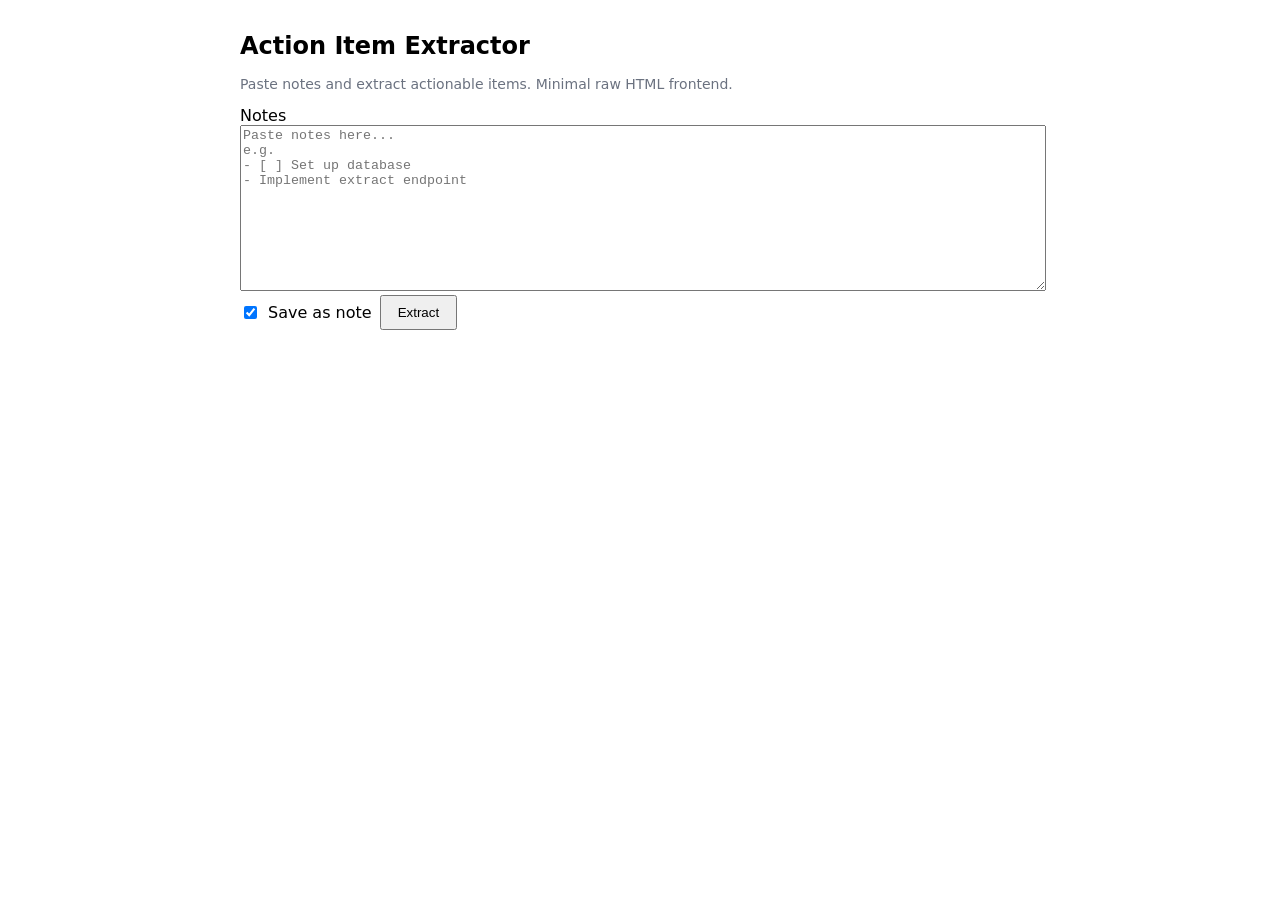
<file: course/CS146S/assignments/week2/frontend/index.html>
<!doctype html>
<html lang="en">
  <head>
    <meta charset="utf-8" />
    <meta name="viewport" content="width=device-width, initial-scale=1" />
    <title>Action Item Extractor</title>
    <style>
      body { font-family: system-ui, -apple-system, Segoe UI, Roboto, Ubuntu, Cantarell, Noto Sans, sans-serif; margin: 2rem auto; max-width: 800px; padding: 0 1rem; }
      h1 { font-size: 1.5rem; }
      textarea { width: 100%; min-height: 160px; font-family: ui-monospace, SFMono-Regular, Menlo, Monaco, Consolas, Liberation Mono, monospace; }
      button { padding: 0.5rem 1rem; }
      .items { margin-top: 1rem; }
      .item { display: flex; align-items: center; gap: 0.5rem; padding: 0.25rem 0; }
      .muted { color: #6b7280; font-size: 0.875rem; }
      .row { display: flex; gap: 0.5rem; align-items: center; }
    </style>
  </head>
  <body>
    <h1>Action Item Extractor</h1>
    <p class="muted">Paste notes and extract actionable items. Minimal raw HTML frontend.</p>

    <label for="text">Notes</label>
    <textarea id="text" placeholder="Paste notes here...&#10;e.g.&#10;- [ ] Set up database&#10;- Implement extract endpoint"></textarea>
    <div class="row">
      <label class="row"><input id="save_note" type="checkbox" checked /> Save as note</label>
      <button id="extract">Extract</button>
    </div>

    <div class="items" id="items"></div>

    <script>
      const $ = (sel) => document.querySelector(sel);
      const itemsEl = $('#items');
      const btn = $('#extract');
      btn.addEventListener('click', async () => {
        const text = $('#text').value;
        const save = $('#save_note').checked;
        itemsEl.textContent = 'Extracting...';
        try {
          const res = await fetch('/action-items/extract', {
            method: 'POST',
            headers: { 'Content-Type': 'application/json' },
            body: JSON.stringify({ text, save_note: save }),
          });
          if (!res.ok) throw new Error('Request failed');
          const data = await res.json();
          if (!data.items || data.items.length === 0) {
            itemsEl.innerHTML = '<p class="muted">No action items found.</p>';
            return;
          }
          itemsEl.innerHTML = data.items.map(it => (
            `<div class="item"><input type="checkbox" data-id="${it.id}" /> <span>${it.text}</span></div>`
          )).join('');
          itemsEl.querySelectorAll('input[type="checkbox"]').forEach(cb => {
            cb.addEventListener('change', async (e) => {
              const id = e.target.getAttribute('data-id');
              await fetch(`/action-items/${id}/done`, {
                method: 'POST',
                headers: { 'Content-Type': 'application/json' },
                body: JSON.stringify({ done: e.target.checked }),
              });
            });
          });
        } catch (err) {
          console.error(err);
          itemsEl.textContent = 'Error extracting items';
        }
      });

    </script>
  </body>
  </html>
</file>
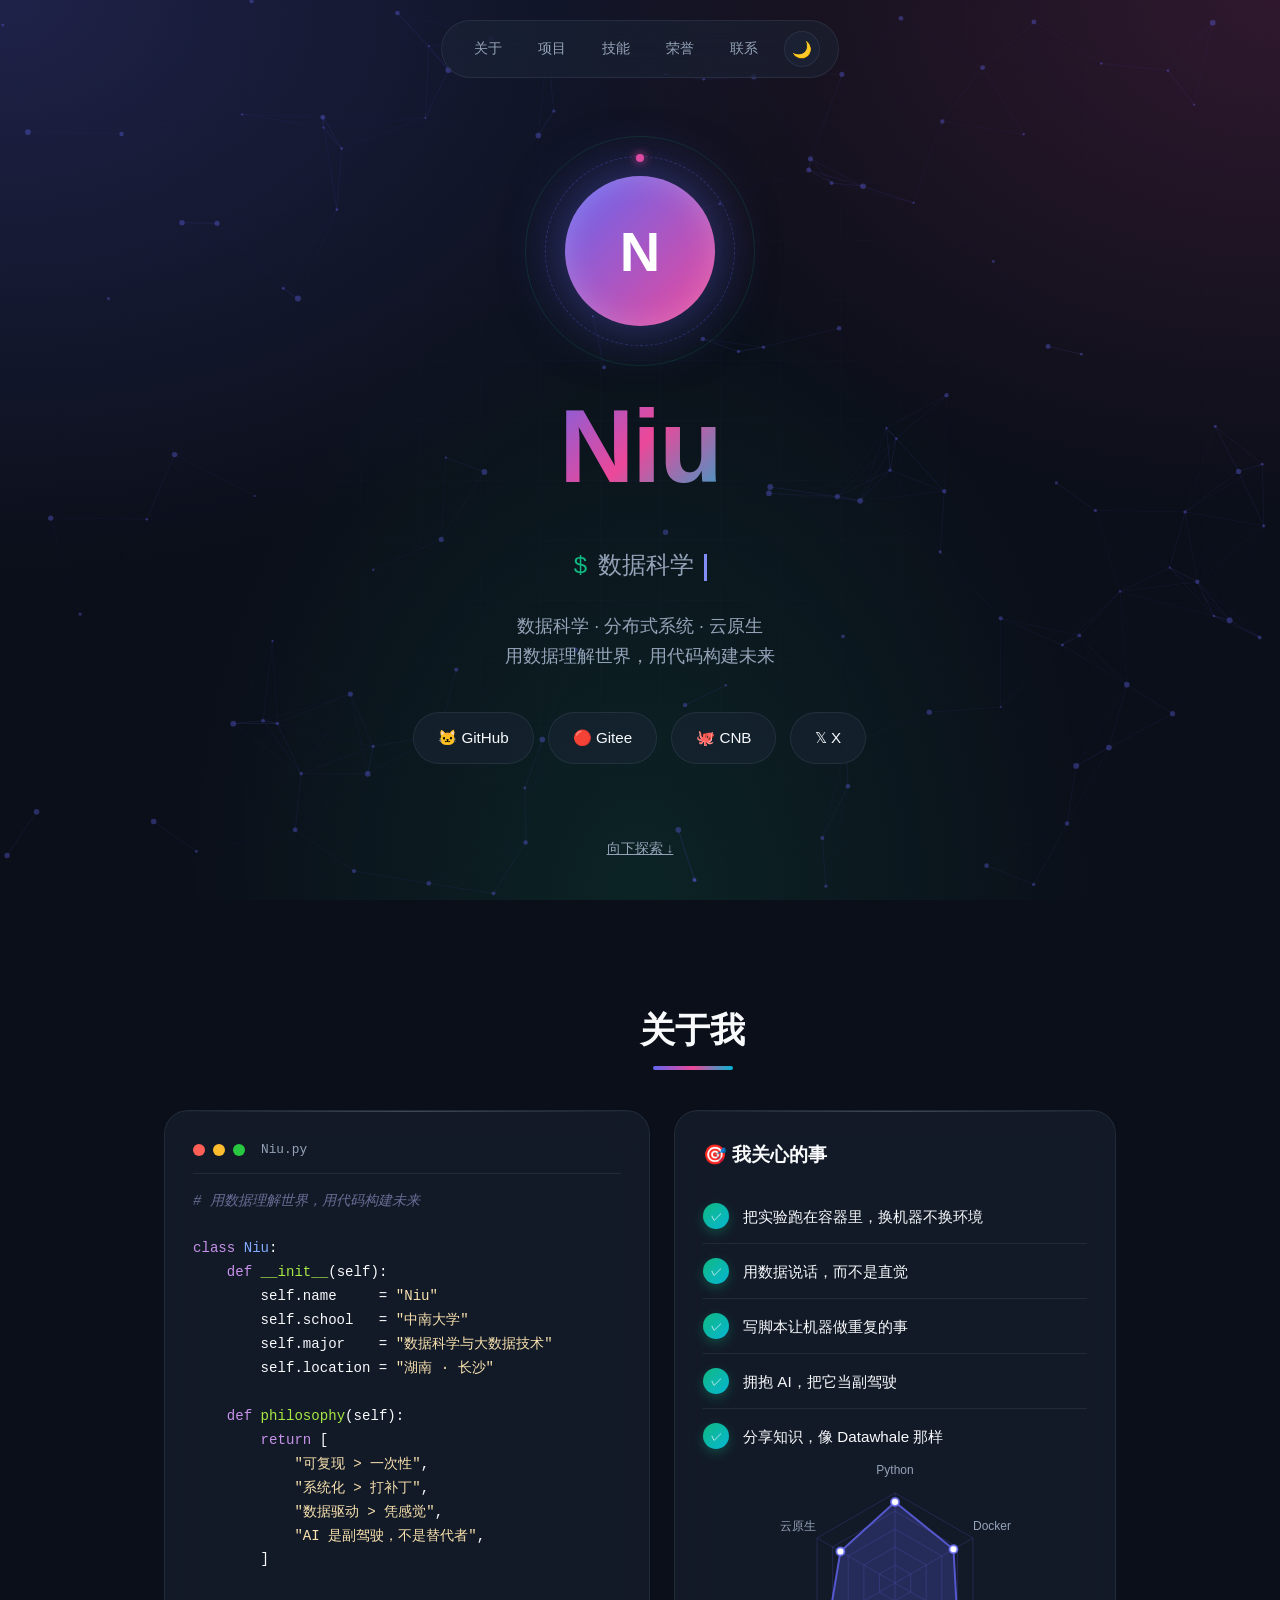
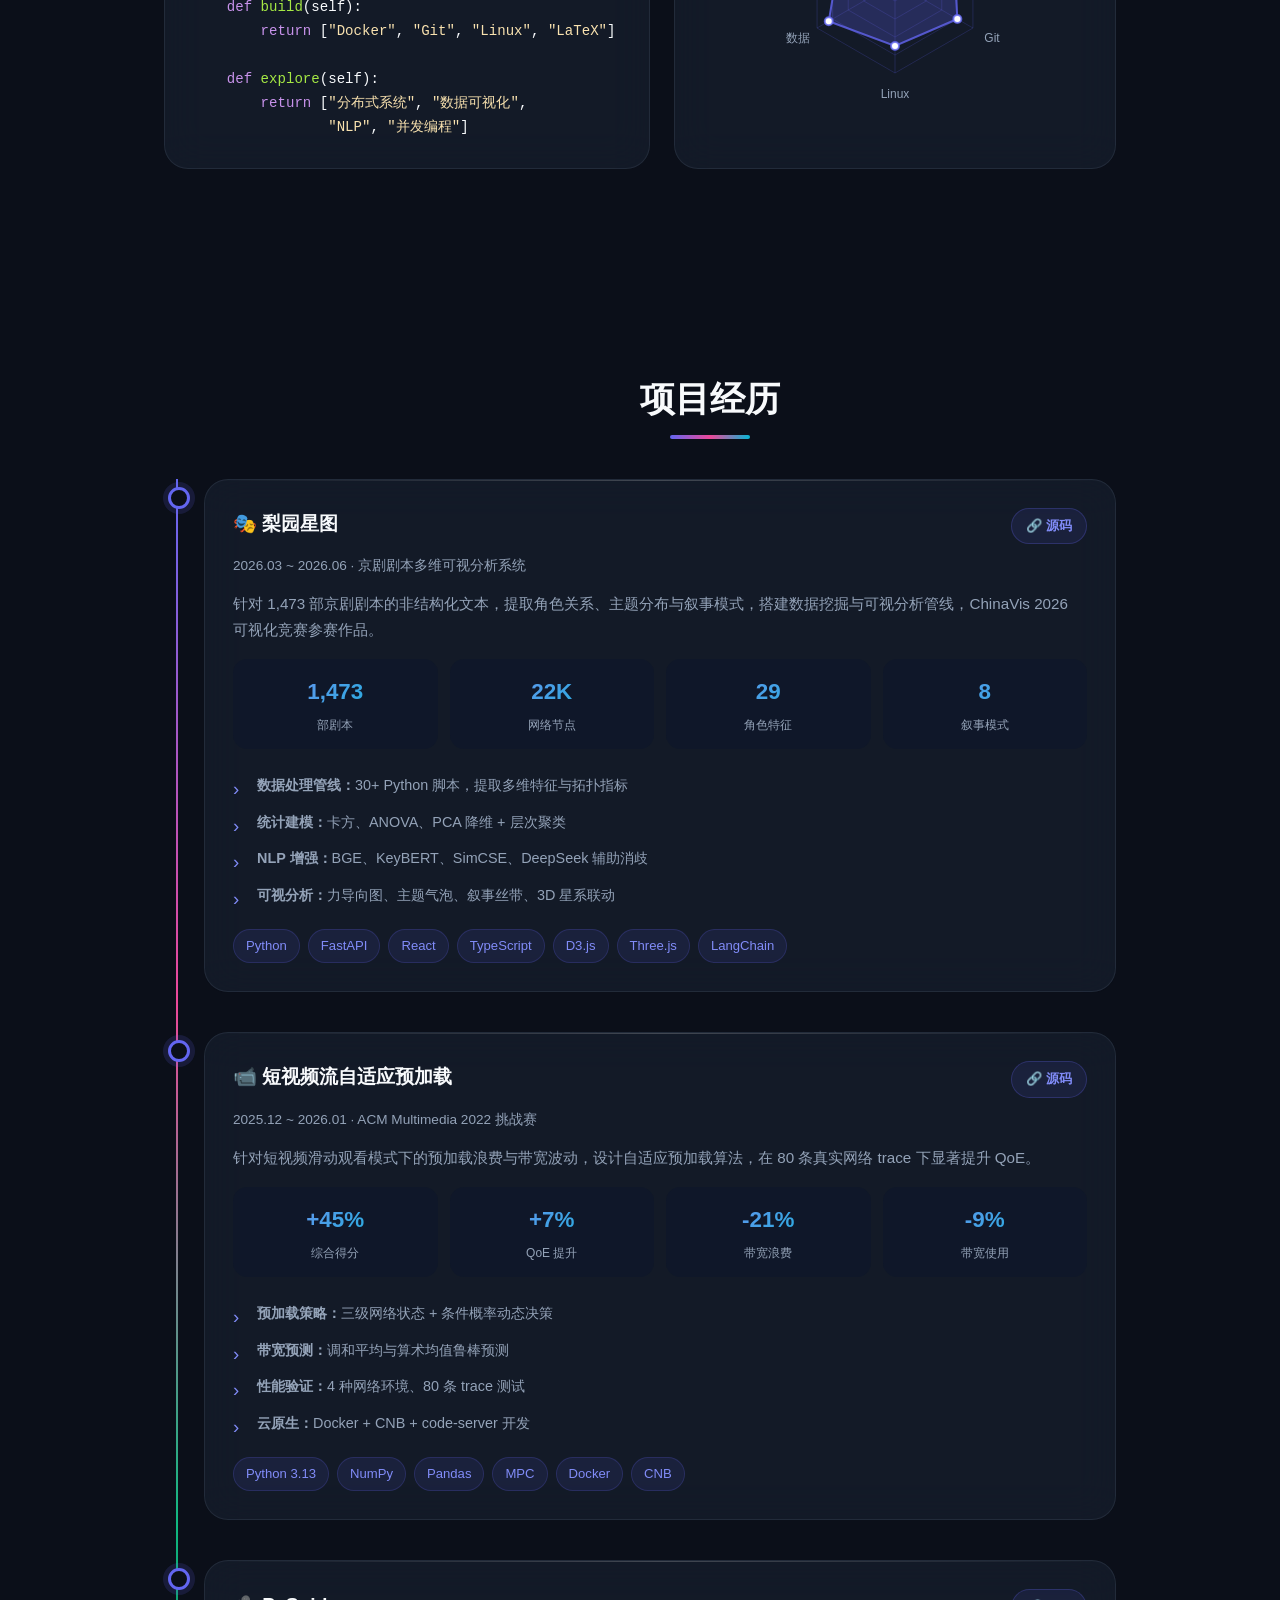
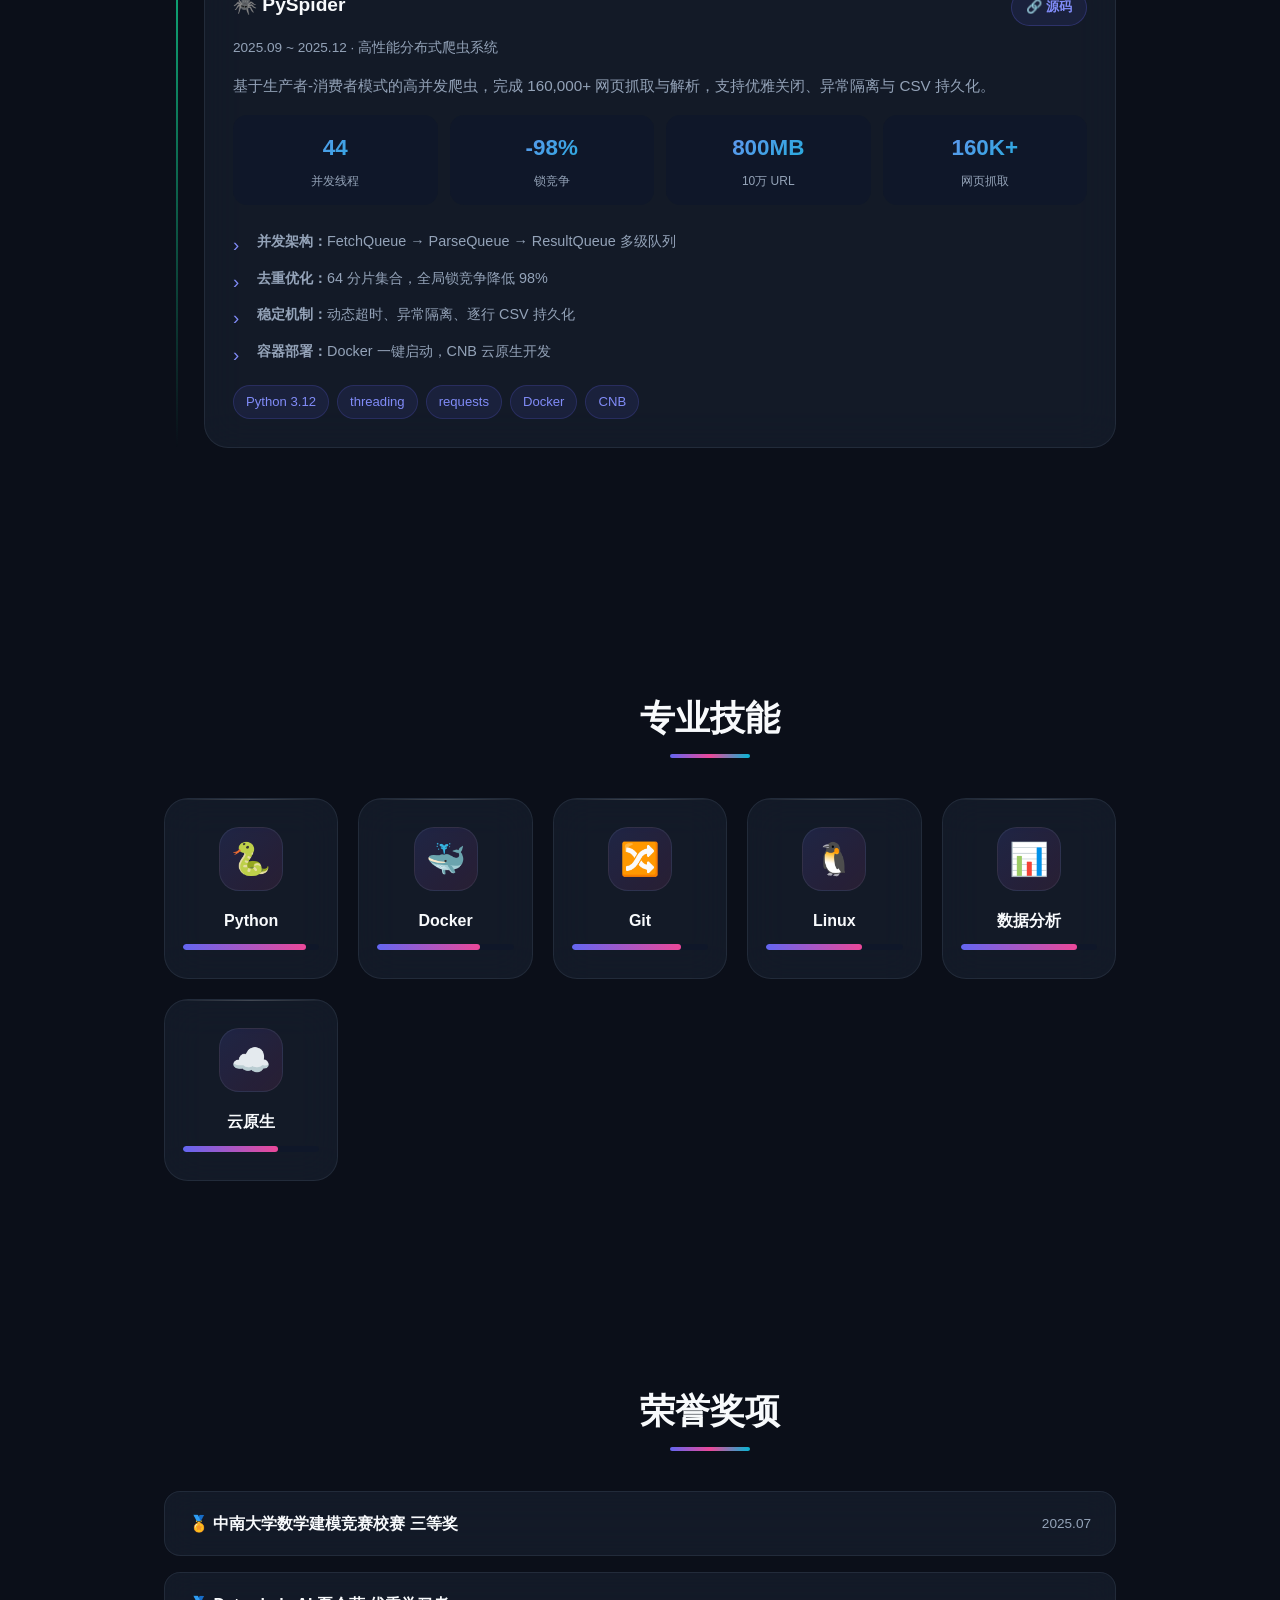
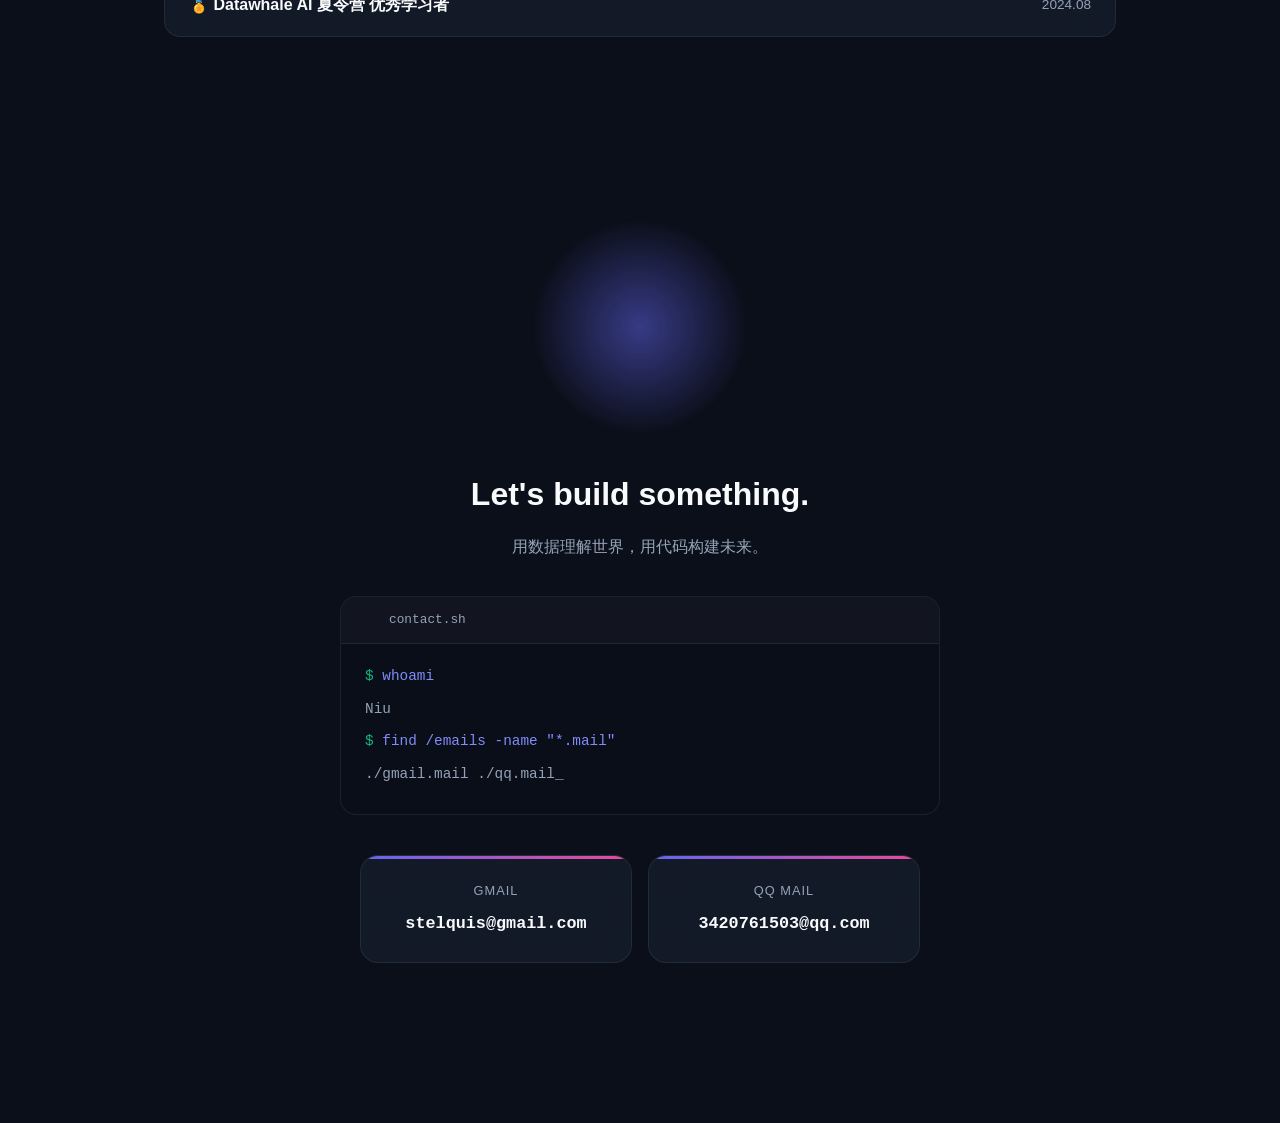
<file: README.html>
<!DOCTYPE html>
<html lang="zh-CN" class="scroll-smooth">
<head>
<meta charset="UTF-8">
<meta name="viewport" content="width=device-width, initial-scale=1.0">
<title>Niu · Portfolio</title>
<style>
  :root {
    --primary: #6366f1;
    --primary-light: #818cf8;
    --secondary: #ec4899;
    --accent: #10b981;
    --cyan: #06b6d4;
    --warning: #f59e0b;
    --bg: #0b0f19;
    --bg-elevated: rgba(15, 23, 42, 0.7);
    --card-bg: rgba(30, 41, 59, 0.45);
    --text: #f8fafc;
    --text-muted: #94a3b8;
    --border: rgba(148, 163, 184, 0.12);
    --glow: rgba(99, 102, 241, 0.5);
    --glass: rgba(255, 255, 255, 0.03);
  }

  .light-mode {
    --bg: #f8fafc;
    --bg-elevated: rgba(255, 255, 255, 0.85);
    --card-bg: rgba(255, 255, 255, 0.55);
    --text: #0f172a;
    --text-muted: #64748b;
    --border: rgba(148, 163, 184, 0.25);
    --glow: rgba(99, 102, 241, 0.2);
    --glass: rgba(0, 0, 0, 0.03);
  }

  * { margin: 0; padding: 0; box-sizing: border-box; }

  html { scroll-behavior: smooth; }

  body {
    font-family: 'Inter', -apple-system, BlinkMacSystemFont, 'Segoe UI', 'PingFang SC', 'Microsoft YaHei', sans-serif;
    background: var(--bg);
    color: var(--text);
    line-height: 1.7;
    min-height: 100vh;
    overflow-x: hidden;
    transition: background 0.5s ease, color 0.5s ease;
  }

  ::selection { background: var(--primary); color: #fff; }

  /* ===== Loading Screen ===== */
  .loader {
    position: fixed;
    inset: 0;
    background: var(--bg);
    z-index: 9999;
    display: flex;
    flex-direction: column;
    justify-content: center;
    align-items: center;
    transition: opacity 0.6s ease, visibility 0.6s ease;
  }
  .loader.hidden { opacity: 0; visibility: hidden; pointer-events: none; }
  .loader-text {
    font-family: 'Fira Code', monospace;
    font-size: 1.5em;
    color: var(--primary-light);
    margin-bottom: 20px;
  }
  .loader-bar {
    width: 200px; height: 2px;
    background: var(--border);
    border-radius: 2px;
    overflow: hidden;
  }
  .loader-bar::after {
    content: '';
    display: block;
    width: 0%; height: 100%;
    background: linear-gradient(90deg, var(--primary), var(--secondary));
    animation: load 1.5s ease-out forwards;
  }
  @keyframes load { to { width: 100%; } }

  /* ===== Backgrounds ===== */
  .bg-gradient {
    position: fixed;
    top: 0; left: 0;
    width: 100%; height: 100%;
    z-index: -3;
    background:
      radial-gradient(ellipse at 0% 0%, rgba(99, 102, 241, 0.22) 0%, transparent 45%),
      radial-gradient(ellipse at 100% 0%, rgba(236, 72, 153, 0.16) 0%, transparent 40%),
      radial-gradient(ellipse at 50% 100%, rgba(16, 185, 129, 0.12) 0%, transparent 50%),
      var(--bg);
  }
  .light-mode .bg-gradient {
    background:
      radial-gradient(ellipse at 0% 0%, rgba(99, 102, 241, 0.1) 0%, transparent 45%),
      radial-gradient(ellipse at 100% 0%, rgba(236, 72, 153, 0.08) 0%, transparent 40%),
      radial-gradient(ellipse at 50% 100%, rgba(16, 185, 129, 0.06) 0%, transparent 50%),
      var(--bg);
  }
  .bg-canvas {
    position: fixed;
    top: 0; left: 0;
    width: 100%; height: 100%;
    z-index: -2;
  }
  .bg-grid {
    position: fixed;
    top: 0; left: 0;
    width: 100%; height: 100%;
    z-index: -1;
    background-image:
      linear-gradient(rgba(99, 102, 241, 0.03) 1px, transparent 1px),
      linear-gradient(90deg, rgba(99, 102, 241, 0.03) 1px, transparent 1px);
    background-size: 60px 60px;
    mask-image: radial-gradient(circle at center, black 0%, transparent 80%);
    -webkit-mask-image: radial-gradient(circle at center, black 0%, transparent 80%);
  }

  /* ===== Navigation ===== */
  nav {
    position: fixed;
    top: 20px;
    left: 50%;
    transform: translateX(-50%);
    z-index: 99;
    display: flex;
    gap: 8px;
    padding: 10px 18px;
    border-radius: 50px;
    background: var(--card-bg);
    backdrop-filter: blur(20px);
    border: 1px solid var(--border);
    transition: all 0.3s ease;
  }
  nav a {
    color: var(--text-muted);
    text-decoration: none;
    font-size: 0.85em;
    font-weight: 500;
    padding: 6px 14px;
    border-radius: 50px;
    transition: all 0.3s ease;
  }
  nav a:hover, nav a.active {
    color: var(--text);
    background: rgba(99, 102, 241, 0.15);
  }
  .theme-toggle {
    width: 36px; height: 36px;
    border-radius: 50%;
    border: 1px solid var(--border);
    background: var(--card-bg);
    backdrop-filter: blur(20px);
    color: var(--text);
    cursor: pointer;
    display: flex;
    align-items: center;
    justify-content: center;
    font-size: 1em;
    transition: all 0.3s ease;
    margin-left: 4px;
  }
  .theme-toggle:hover { transform: rotate(20deg) scale(1.1); border-color: var(--primary-light); }

  /* ===== Hero ===== */
  .hero {
    min-height: 100vh;
    display: flex;
    flex-direction: column;
    justify-content: center;
    align-items: center;
    text-align: center;
    padding: 120px 24px 80px;
    position: relative;
  }
  .avatar-wrap {
    position: relative;
    width: 150px; height: 150px;
    margin-bottom: 32px;
  }
  .avatar {
    width: 100%; height: 100%;
    border-radius: 50%;
    background: linear-gradient(135deg, var(--primary), var(--secondary));
    display: flex;
    align-items: center;
    justify-content: center;
    font-size: 3.5em;
    font-weight: 700;
    color: #fff;
    box-shadow: 0 0 60px var(--glow), inset 0 0 30px rgba(255,255,255,0.2);
    animation: float 5s ease-in-out infinite;
    position: relative;
    z-index: 2;
  }
  .orbit {
    position: absolute;
    inset: -20px;
    border-radius: 50%;
    border: 1px dashed rgba(99, 102, 241, 0.3);
    animation: spin 10s linear infinite;
  }
  .orbit::before {
    content: '';
    position: absolute;
    top: -3px; left: 50%;
    width: 8px; height: 8px;
    border-radius: 50%;
    background: var(--secondary);
    transform: translateX(-50%);
    box-shadow: 0 0 10px var(--secondary);
  }
  .orbit-2 {
    position: absolute;
    inset: -40px;
    border-radius: 50%;
    border: 1px solid rgba(16, 185, 129, 0.15);
    animation: spin 16s linear infinite reverse;
  }

  @keyframes float {
    0%, 100% { transform: translateY(0); }
    50% { transform: translateY(-15px); }
  }
  @keyframes spin { from { transform: rotate(0deg); } to { transform: rotate(360deg); } }

  .hero h1 {
    font-size: clamp(3rem, 10vw, 6.5rem);
    font-weight: 900;
    background: linear-gradient(135deg, var(--primary) 0%, var(--secondary) 50%, var(--cyan) 100%);
    -webkit-background-clip: text;
    background-clip: text;
    color: transparent;
    margin-bottom: 12px;
    letter-spacing: -2px;
  }
  .typing-row {
    display: flex;
    align-items: center;
    justify-content: center;
    gap: 10px;
    font-family: 'Fira Code', monospace;
    font-size: clamp(1.1rem, 3vw, 1.5rem);
    color: var(--text-muted);
    margin-bottom: 24px;
  }
  .typing-row .prompt { color: var(--accent); }
  .typing-row .cursor {
    width: 3px; height: 1.1em;
    background: var(--primary-light);
    animation: blink 1s step-end infinite;
  }
  @keyframes blink { 50% { opacity: 0; } }
  .tagline {
    max-width: 540px;
    color: var(--text-muted);
    font-size: 1.1em;
    margin-bottom: 40px;
  }
  .social-row {
    display: flex;
    flex-wrap: wrap;
    justify-content: center;
    gap: 14px;
  }
  .social-btn {
    position: relative;
    display: inline-flex;
    align-items: center;
    gap: 8px;
    padding: 12px 24px;
    border-radius: 50px;
    background: var(--card-bg);
    backdrop-filter: blur(16px);
    border: 1px solid var(--border);
    color: var(--text);
    text-decoration: none;
    font-weight: 500;
    font-size: 0.95em;
    overflow: hidden;
    transition: all 0.3s ease;
  }
  .social-btn::before {
    content: '';
    position: absolute;
    inset: 0;
    background: linear-gradient(90deg, transparent, rgba(255,255,255,0.1), transparent);
    transform: translateX(-100%);
    transition: transform 0.5s ease;
  }
  .social-btn:hover::before { transform: translateX(100%); }
  .social-btn:hover {
    transform: translateY(-4px);
    border-color: var(--primary-light);
    box-shadow: 0 10px 40px var(--glow);
  }
  .scroll-hint {
    position: absolute;
    bottom: 40px;
    left: 50%;
    transform: translateX(-50%);
    color: var(--text-muted);
    font-size: 0.85em;
    animation: bounce 2s infinite;
    cursor: pointer;
  }
  @keyframes bounce {
    0%, 20%, 50%, 80%, 100% { transform: translateX(-50%) translateY(0); }
    40% { transform: translateX(-50%) translateY(-10px); }
    60% { transform: translateX(-50%) translateY(-5px); }
  }

  /* ===== Sections ===== */
  section {
    padding: 100px 24px;
    max-width: 1000px;
    margin: 0 auto;
  }
  .section-title {
    font-size: 2.2em;
    font-weight: 800;
    margin-bottom: 50px;
    text-align: center;
    position: relative;
    display: inline-block;
    left: 50%;
    transform: translateX(-50%);
  }
  .section-title::after {
    content: '';
    position: absolute;
    bottom: -10px;
    left: 50%;
    transform: translateX(-50%);
    width: 80px; height: 4px;
    border-radius: 2px;
    background: linear-gradient(90deg, var(--primary), var(--secondary), var(--cyan));
  }

  .glass-card {
    position: relative;
    background: var(--card-bg);
    backdrop-filter: blur(20px);
    border: 1px solid var(--border);
    border-radius: 24px;
    padding: 28px;
    overflow: hidden;
    transition: transform 0.4s ease, box-shadow 0.4s ease;
  }
  .glass-card::before {
    content: '';
    position: absolute;
    top: 0; left: 0; right: 0;
    height: 1px;
    background: linear-gradient(90deg, transparent, rgba(255,255,255,0.2), transparent);
  }
  .glass-card:hover {
    transform: translateY(-6px) scale(1.005);
    box-shadow: 0 25px 60px rgba(0,0,0,0.2), 0 0 40px var(--glow);
  }
  .light-mode .glass-card:hover { box-shadow: 0 25px 60px rgba(0,0,0,0.08), 0 0 40px var(--glow); }

  /* ===== About ===== */
  .about-grid {
    display: grid;
    grid-template-columns: 1.1fr 1fr;
    gap: 24px;
  }
  @media (max-width: 768px) { .about-grid { grid-template-columns: 1fr; } }

  .code-window {
    position: relative;
  }
  .code-header {
    display: flex;
    align-items: center;
    gap: 8px;
    margin-bottom: 16px;
    padding-bottom: 12px;
    border-bottom: 1px solid var(--border);
  }
  .code-header .dot { width: 12px; height: 12px; border-radius: 50%; }
  .code-header .dot:nth-child(1) { background: #ff5f57; }
  .code-header .dot:nth-child(2) { background: #febc2e; }
  .code-header .dot:nth-child(3) { background: #28c840; }
  .code-header .title {
    margin-left: 8px;
    font-size: 0.8em;
    color: var(--text-muted);
    font-family: 'Fira Code', monospace;
  }
  .code-window pre {
    font-family: 'Fira Code', 'Cascadia Code', Consolas, monospace;
    font-size: 0.88em;
    line-height: 1.7;
    overflow-x: auto;
  }
  .code-window .kw { color: #c792ea; }
  .code-window .cls { color: #82aaff; }
  .code-window .fn { color: #a5e844; }
  .code-window .str { color: #f9e2af; }
  .code-window .cmt { color: #676e95; font-style: italic; }
  .code-window .num { color: #ff5370; }

  .philosophy-list { list-style: none; }
  .philosophy-list li {
    padding: 14px 0;
    border-bottom: 1px solid var(--border);
    display: flex;
    align-items: center;
    gap: 14px;
    font-size: 0.95em;
  }
  .philosophy-list li:last-child { border-bottom: none; }
  .philosophy-list .check {
    width: 26px; height: 26px;
    border-radius: 50%;
    background: linear-gradient(135deg, var(--accent), var(--cyan));
    display: flex;
    align-items: center;
    justify-content: center;
    font-size: 0.75em;
    flex-shrink: 0;
    box-shadow: 0 4px 12px rgba(16, 185, 129, 0.3);
  }

  /* ===== Radar Chart ===== */
  .radar-wrap {
    display: flex;
    justify-content: center;
    align-items: center;
    min-height: 260px;
  }
  #radarCanvas {
    width: 100%;
    max-width: 320px;
  }

  /* ===== Timeline ===== */
  .timeline {
    position: relative;
    padding-left: 40px;
  }
  .timeline::before {
    content: '';
    position: absolute;
    left: 12px; top: 0; bottom: 0;
    width: 2px;
    background: linear-gradient(180deg, var(--primary), var(--secondary), var(--accent), transparent);
  }
  .timeline-item {
    position: relative;
    margin-bottom: 40px;
  }
  .timeline-item::before {
    content: '';
    position: absolute;
    left: -36px; top: 8px;
    width: 16px; height: 16px;
    border-radius: 50%;
    background: var(--bg);
    border: 3px solid var(--primary);
    box-shadow: 0 0 0 5px rgba(99, 102, 241, 0.15);
    transition: all 0.3s ease;
  }
  .timeline-item:hover::before { border-color: var(--secondary); box-shadow: 0 0 0 5px rgba(236, 72, 153, 0.2); }

  .project-card {
    position: relative;
    transform-style: preserve-3d;
    transition: transform 0.4s ease;
  }
  .project-card::after {
    content: '';
    position: absolute;
    inset: -1px;
    border-radius: 24px;
    padding: 1px;
    background: linear-gradient(120deg, transparent, var(--primary), var(--secondary), var(--cyan), transparent);
    -webkit-mask: linear-gradient(#fff 0 0) content-box, linear-gradient(#fff 0 0);
    -webkit-mask-composite: xor;
    mask-composite: exclude;
    opacity: 0;
    transition: opacity 0.4s ease;
    pointer-events: none;
  }
  .project-card:hover::after { opacity: 1; }
  .project-card:hover { transform: translateY(-8px) rotateX(2deg) rotateY(2deg); }
  .project-card:hover .glass-card { box-shadow: 0 30px 70px rgba(0,0,0,0.25), 0 0 50px var(--glow); }

  .project-header {
    display: flex;
    align-items: flex-start;
    justify-content: space-between;
    gap: 12px;
    margin-bottom: 10px;
  }
  .project-card h3 {
    font-size: 1.2em;
    display: flex;
    align-items: center;
    gap: 10px;
  }
  .source-link {
    display: inline-flex;
    align-items: center;
    gap: 6px;
    padding: 6px 14px;
    border-radius: 50px;
    background: rgba(99, 102, 241, 0.1);
    border: 1px solid rgba(99, 102, 241, 0.25);
    color: var(--primary-light);
    text-decoration: none;
    font-size: 0.82em;
    font-weight: 600;
    transition: all 0.3s ease;
    flex-shrink: 0;
  }
  .source-link:hover {
    background: var(--primary);
    color: #fff;
    border-color: var(--primary);
    box-shadow: 0 0 20px var(--glow);
    transform: translateY(-2px);
  }
  .project-card .meta {
    font-size: 0.85em;
    color: var(--text-muted);
    margin-bottom: 14px;
  }
  .project-card .desc {
    color: var(--text-muted);
    font-size: 0.95em;
    margin-bottom: 16px;
  }
  .metrics {
    display: grid;
    grid-template-columns: repeat(4, 1fr);
    gap: 12px;
    margin-bottom: 18px;
  }
  @media (max-width: 600px) { .metrics { grid-template-columns: repeat(2, 1fr); } }
  .metric {
    background: var(--bg-elevated);
    border-radius: 14px;
    padding: 14px;
    text-align: center;
    transition: transform 0.3s ease;
  }
  .metric:hover { transform: translateY(-3px); }
  .metric .num {
    font-size: 1.4em;
    font-weight: 800;
    background: linear-gradient(135deg, var(--primary-light), var(--cyan));
    -webkit-background-clip: text;
    background-clip: text;
    color: transparent;
  }
  .metric .label { font-size: 0.75em; color: var(--text-muted); margin-top: 4px; }
  .project-card ul {
    list-style: none;
    font-size: 0.9em;
    color: var(--text-muted);
  }
  .project-card li {
    padding: 6px 0 6px 24px;
    position: relative;
  }
  .project-card li::before {
    content: '›';
    position: absolute;
    left: 0;
    color: var(--primary-light);
    font-size: 1.3em;
  }
  .tech-tags {
    margin-top: 16px;
    display: flex;
    flex-wrap: wrap;
    gap: 8px;
  }
  .tech-tags span {
    padding: 5px 12px;
    border-radius: 50px;
    font-size: 0.82em;
    background: rgba(99, 102, 241, 0.1);
    color: var(--primary-light);
    border: 1px solid rgba(99, 102, 241, 0.2);
    transition: all 0.3s ease;
  }
  .tech-tags span:hover {
    background: rgba(99, 102, 241, 0.2);
    transform: translateY(-2px);
  }

  /* ===== Skills ===== */
  .skills-grid {
    display: grid;
    grid-template-columns: repeat(auto-fit, minmax(150px, 1fr));
    gap: 20px;
  }
  .skill-item { text-align: center; padding: 28px 18px; }
  .skill-icon {
    width: 64px; height: 64px;
    border-radius: 20px;
    display: flex;
    align-items: center;
    justify-content: center;
    font-size: 2em;
    margin: 0 auto 16px;
    background: linear-gradient(135deg, rgba(99,102,241,0.15), rgba(236,72,153,0.1));
    border: 1px solid var(--border);
  }
  .skill-name { font-weight: 600; margin-bottom: 10px; }
  .skill-bar {
    height: 6px;
    border-radius: 3px;
    background: var(--bg-elevated);
    overflow: hidden;
  }
  .skill-bar .fill {
    height: 100%;
    border-radius: 3px;
    background: linear-gradient(90deg, var(--primary), var(--secondary));
    width: 0;
    transition: width 1.3s cubic-bezier(0.16, 1, 0.3, 1);
  }

  /* ===== Awards ===== */
  .awards-list { display: flex; flex-direction: column; gap: 16px; }
  .award-item {
    display: flex;
    justify-content: space-between;
    align-items: center;
    padding: 18px 24px;
    background: var(--card-bg);
    backdrop-filter: blur(16px);
    border: 1px solid var(--border);
    border-radius: 16px;
    transition: all 0.3s ease;
    cursor: default;
  }
  .award-item:hover {
    border-color: var(--primary-light);
    transform: translateX(8px);
    box-shadow: 0 10px 30px rgba(99,102,241,0.1);
  }
  .award-item .name { font-weight: 600; }
  .award-item .date { font-size: 0.85em; color: var(--text-muted); }

  /* ===== Contact / Footer ===== */
  #contact {
    text-align: center;
    padding: 80px 24px 120px;
  }
  .contact-terminal {
    max-width: 600px;
    margin: 0 auto 40px;
    background: rgba(10, 14, 26, 0.8);
    border: 1px solid var(--border);
    border-radius: 16px;
    overflow: hidden;
    text-align: left;
    font-family: 'Fira Code', monospace;
  }
  .light-mode .contact-terminal { background: rgba(255,255,255,0.7); }
  .contact-terminal .term-header {
    padding: 12px 16px;
    background: rgba(255,255,255,0.03);
    border-bottom: 1px solid var(--border);
    display: flex;
    align-items: center;
    gap: 8px;
  }
  .contact-terminal .term-body { padding: 20px 24px; }
  .contact-terminal .line {
    margin-bottom: 8px;
    color: var(--text-muted);
    font-size: 0.9em;
  }
  .contact-terminal .line .cmd { color: var(--accent); }
  .contact-terminal .line .arg { color: var(--primary-light); }
  .contact-terminal .cursor { animation: blink 1s step-end infinite; }

  .mail-grid {
    display: grid;
    grid-template-columns: repeat(2, 1fr);
    gap: 16px;
    max-width: 560px;
    margin: 0 auto 40px;
  }
  @media (max-width: 520px) { .mail-grid { grid-template-columns: 1fr; } }
  .mail-card {
    position: relative;
    padding: 24px 20px;
    border-radius: 18px;
    background: var(--card-bg);
    border: 1px solid var(--border);
    backdrop-filter: blur(16px);
    text-decoration: none;
    color: var(--text);
    transition: all 0.3s ease;
    overflow: hidden;
    cursor: pointer;
  }
  .mail-card::before {
    content: '';
    position: absolute;
    top: 0; left: 0; right: 0;
    height: 3px;
    background: linear-gradient(90deg, var(--primary), var(--secondary));
  }
  .mail-card:hover {
    transform: translateY(-5px) scale(1.02);
    border-color: var(--primary-light);
    box-shadow: 0 15px 40px rgba(99,102,241,0.2);
  }
  .mail-card .mail-type {
    font-size: 0.8em;
    color: var(--text-muted);
    margin-bottom: 8px;
    text-transform: uppercase;
    letter-spacing: 1px;
  }
  .mail-card .mail-addr {
    font-weight: 700;
    font-size: 1.05em;
    font-family: 'Fira Code', monospace;
  }
  .mail-card .copy-hint {
    position: absolute;
    top: 16px; right: 16px;
    font-size: 0.75em;
    color: var(--text-muted);
    opacity: 0;
    transition: opacity 0.3s ease;
  }
  .mail-card:hover .copy-hint { opacity: 1; }
  .ripple {
    position: absolute;
    border-radius: 50%;
    background: rgba(255,255,255,0.25);
    transform: scale(0);
    animation: ripple 0.6s ease-out;
    pointer-events: none;
  }
  @keyframes ripple {
    to { transform: scale(4); opacity: 0; }
  }

  .footer-glow {
    width: 220px; height: 220px;
    border-radius: 50%;
    background: radial-gradient(circle, var(--glow) 0%, transparent 70%);
    margin: 0 auto 30px;
    animation: pulse 4s ease-in-out infinite;
  }
  @keyframes pulse {
    0%, 100% { transform: scale(1); opacity: 0.6; }
    50% { transform: scale(1.15); opacity: 0.9; }
  }
  #contact h2 { font-size: 2em; margin-bottom: 12px; }
  #contact p { color: var(--text-muted); margin-bottom: 36px; }

  /* ===== Reveal ===== */
  .reveal {
    opacity: 0;
    transform: translateY(50px);
    transition: all 0.9s cubic-bezier(0.16, 1, 0.3, 1);
  }
  .reveal.active { opacity: 1; transform: translateY(0); }

  /* ===== Toast ===== */
  .toast {
    position: fixed;
    bottom: 30px;
    left: 50%;
    transform: translateX(-50%) translateY(100px);
    padding: 12px 24px;
    border-radius: 50px;
    background: var(--card-bg);
    backdrop-filter: blur(16px);
    border: 1px solid var(--border);
    color: var(--text);
    font-size: 0.9em;
    z-index: 10000;
    opacity: 0;
    transition: all 0.4s ease;
  }
  .toast.show { transform: translateX(-50%) translateY(0); opacity: 1; }
</style>
</head>
<body>

<!-- Loading -->
<div class="loader" id="loader">
  <div class="loader-text">&lt;init /&gt;</div>
  <div class="loader-bar"></div>
</div>

<!-- Navigation -->
<nav id="navbar">
  <a href="#about">关于</a>
  <a href="#projects">项目</a>
  <a href="#skills">技能</a>
  <a href="#honors">荣誉</a>
  <a href="#contact">联系</a>
  <button class="theme-toggle" id="themeToggle" aria-label="切换主题">🌙</button>
</nav>

<!-- Backgrounds -->
<div class="bg-gradient"></div>
<canvas class="bg-canvas" id="bgCanvas"></canvas>
<canvas class="bg-canvas" id="trailCanvas" style="z-index:-1; pointer-events:none;"></canvas>
<div class="bg-grid"></div>

<!-- Hero -->
<header class="hero" id="hero">
  <div class="avatar-wrap">
    <div class="orbit"></div>
    <div class="orbit-2"></div>
    <div class="avatar">N</div>
  </div>
  <h1>Niu</h1>
  <div class="typing-row">
    <span class="prompt">$</span>
    <span id="typingText"></span>
    <span class="cursor"></span>
  </div>
  <p class="tagline">数据科学 · 分布式系统 · 云原生<br>用数据理解世界，用代码构建未来</p>
  <div class="social-row">
    <a class="social-btn" href="https://github.com/Stelquis" target="_blank">🐱 GitHub</a>
    <a class="social-btn" href="https://gitee.com/star-n" target="_blank">🔴 Gitee</a>
    <a class="social-btn" href="https://cnb.cool/u/STARS_NIU" target="_blank">🐙 CNB</a>
    <a class="social-btn" href="https://x.com/STARS_NIU" target="_blank">𝕏 X</a>
  </div>
  <a href="#about" class="scroll-hint">向下探索 ↓</a>
</header>

<!-- About -->
<section id="about">
  <h2 class="section-title reveal">关于我</h2>
  <div class="about-grid reveal">
    <div class="glass-card code-window">
      <div class="code-header">
        <span class="dot"></span><span class="dot"></span><span class="dot"></span>
        <span class="title">Niu.py</span>
      </div>
      <pre><span class="cmt"># 用数据理解世界，用代码构建未来</span>

<span class="kw">class</span> <span class="cls">Niu</span>:
    <span class="kw">def</span> <span class="fn">__init__</span>(self):
        self.name     = <span class="str">"Niu"</span>
        self.school   = <span class="str">"中南大学"</span>
        self.major    = <span class="str">"数据科学与大数据技术"</span>
        self.location = <span class="str">"湖南 · 长沙"</span>

    <span class="kw">def</span> <span class="fn">philosophy</span>(self):
        <span class="kw">return</span> [
            <span class="str">"可复现 > 一次性"</span>,
            <span class="str">"系统化 > 打补丁"</span>,
            <span class="str">"数据驱动 > 凭感觉"</span>,
            <span class="str">"AI 是副驾驶，不是替代者"</span>,
        ]

    <span class="kw">def</span> <span class="fn">build</span>(self):
        <span class="kw">return</span> [<span class="str">"Docker"</span>, <span class="str">"Git"</span>, <span class="str">"Linux"</span>, <span class="str">"LaTeX"</span>]

    <span class="kw">def</span> <span class="fn">explore</span>(self):
        <span class="kw">return</span> [<span class="str">"分布式系统"</span>, <span class="str">"数据可视化"</span>,
                <span class="str">"NLP"</span>, <span class="str">"并发编程"</span>]</pre>
    </div>
    <div class="glass-card">
      <h3 style="margin-bottom: 18px; font-size: 1.2em;">🎯 我关心的事</h3>
      <ul class="philosophy-list">
        <li><span class="check">✓</span> 把实验跑在容器里，换机器不换环境</li>
        <li><span class="check">✓</span> 用数据说话，而不是直觉</li>
        <li><span class="check">✓</span> 写脚本让机器做重复的事</li>
        <li><span class="check">✓</span> 拥抱 AI，把它当副驾驶</li>
        <li><span class="check">✓</span> 分享知识，像 Datawhale 那样</li>
      </ul>
      <div class="radar-wrap">
        <canvas id="radarCanvas" width="320" height="260"></canvas>
      </div>
    </div>
  </div>
</section>

<!-- Projects -->
<section id="projects">
  <h2 class="section-title reveal">项目经历</h2>
  <div class="timeline reveal">

    <div class="timeline-item">
      <div class="glass-card project-card">
        <div class="project-header">
          <h3>🎭 梨园星图</h3>
          <a class="source-link" href="https://cnb.cool/OrionDawn/HumanVIZ" target="_blank">🔗 源码</a>
        </div>
        <div class="meta">2026.03 ~ 2026.06 · 京剧剧本多维可视分析系统</div>
        <div class="desc">针对 1,473 部京剧剧本的非结构化文本，提取角色关系、主题分布与叙事模式，搭建数据挖掘与可视分析管线，ChinaVis 2026 可视化竞赛参赛作品。</div>
        <div class="metrics">
          <div class="metric"><div class="num">1,473</div><div class="label">部剧本</div></div>
          <div class="metric"><div class="num">22K</div><div class="label">网络节点</div></div>
          <div class="metric"><div class="num">29</div><div class="label">角色特征</div></div>
          <div class="metric"><div class="num">8</div><div class="label">叙事模式</div></div>
        </div>
        <ul>
          <li><strong>数据处理管线：</strong>30+ Python 脚本，提取多维特征与拓扑指标</li>
          <li><strong>统计建模：</strong>卡方、ANOVA、PCA 降维 + 层次聚类</li>
          <li><strong>NLP 增强：</strong>BGE、KeyBERT、SimCSE、DeepSeek 辅助消歧</li>
          <li><strong>可视分析：</strong>力导向图、主题气泡、叙事丝带、3D 星系联动</li>
        </ul>
        <div class="tech-tags">
          <span>Python</span><span>FastAPI</span><span>React</span><span>TypeScript</span><span>D3.js</span><span>Three.js</span><span>LangChain</span>
        </div>
      </div>
    </div>

    <div class="timeline-item">
      <div class="glass-card project-card">
        <div class="project-header">
          <h3>📹 短视频流自适应预加载</h3>
          <a class="source-link" href="https://cnb.cool/OrionSeeker/Data-processing-method-Project" target="_blank">🔗 源码</a>
        </div>
        <div class="meta">2025.12 ~ 2026.01 · ACM Multimedia 2022 挑战赛</div>
        <div class="desc">针对短视频滑动观看模式下的预加载浪费与带宽波动，设计自适应预加载算法，在 80 条真实网络 trace 下显著提升 QoE。</div>
        <div class="metrics">
          <div class="metric"><div class="num">+45%</div><div class="label">综合得分</div></div>
          <div class="metric"><div class="num">+7%</div><div class="label">QoE 提升</div></div>
          <div class="metric"><div class="num">-21%</div><div class="label">带宽浪费</div></div>
          <div class="metric"><div class="num">-9%</div><div class="label">带宽使用</div></div>
        </div>
        <ul>
          <li><strong>预加载策略：</strong>三级网络状态 + 条件概率动态决策</li>
          <li><strong>带宽预测：</strong>调和平均与算术均值鲁棒预测</li>
          <li><strong>性能验证：</strong>4 种网络环境、80 条 trace 测试</li>
          <li><strong>云原生：</strong>Docker + CNB + code-server 开发</li>
        </ul>
        <div class="tech-tags">
          <span>Python 3.13</span><span>NumPy</span><span>Pandas</span><span>MPC</span><span>Docker</span><span>CNB</span>
        </div>
      </div>
    </div>

    <div class="timeline-item">
      <div class="glass-card project-card">
        <div class="project-header">
          <h3>🕷️ PySpider</h3>
          <a class="source-link" href="https://cnb.cool/OrionSeeker/WebSpider" target="_blank">🔗 源码</a>
        </div>
        <div class="meta">2025.09 ~ 2025.12 · 高性能分布式爬虫系统</div>
        <div class="desc">基于生产者-消费者模式的高并发爬虫，完成 160,000+ 网页抓取与解析，支持优雅关闭、异常隔离与 CSV 持久化。</div>
        <div class="metrics">
          <div class="metric"><div class="num">44</div><div class="label">并发线程</div></div>
          <div class="metric"><div class="num">-98%</div><div class="label">锁竞争</div></div>
          <div class="metric"><div class="num">800MB</div><div class="label">10万 URL</div></div>
          <div class="metric"><div class="num">160K+</div><div class="label">网页抓取</div></div>
        </div>
        <ul>
          <li><strong>并发架构：</strong>FetchQueue → ParseQueue → ResultQueue 多级队列</li>
          <li><strong>去重优化：</strong>64 分片集合，全局锁竞争降低 98%</li>
          <li><strong>稳定机制：</strong>动态超时、异常隔离、逐行 CSV 持久化</li>
          <li><strong>容器部署：</strong>Docker 一键启动，CNB 云原生开发</li>
        </ul>
        <div class="tech-tags">
          <span>Python 3.12</span><span>threading</span><span>requests</span><span>Docker</span><span>CNB</span>
        </div>
      </div>
    </div>

  </div>
</section>

<!-- Skills -->
<section id="skills">
  <h2 class="section-title reveal">专业技能</h2>
  <div class="skills-grid reveal">
    <div class="glass-card skill-item">
      <div class="skill-icon">🐍</div>
      <div class="skill-name">Python</div>
      <div class="skill-bar"><div class="fill" data-level="90"></div></div>
    </div>
    <div class="glass-card skill-item">
      <div class="skill-icon">🐳</div>
      <div class="skill-name">Docker</div>
      <div class="skill-bar"><div class="fill" data-level="75"></div></div>
    </div>
    <div class="glass-card skill-item">
      <div class="skill-icon">🔀</div>
      <div class="skill-name">Git</div>
      <div class="skill-bar"><div class="fill" data-level="80"></div></div>
    </div>
    <div class="glass-card skill-item">
      <div class="skill-icon">🐧</div>
      <div class="skill-name">Linux</div>
      <div class="skill-bar"><div class="fill" data-level="70"></div></div>
    </div>
    <div class="glass-card skill-item">
      <div class="skill-icon">📊</div>
      <div class="skill-name">数据分析</div>
      <div class="skill-bar"><div class="fill" data-level="85"></div></div>
    </div>
    <div class="glass-card skill-item">
      <div class="skill-icon">☁️</div>
      <div class="skill-name">云原生</div>
      <div class="skill-bar"><div class="fill" data-level="70"></div></div>
    </div>
  </div>
</section>

<!-- Honors -->
<section id="honors">
  <h2 class="section-title reveal">荣誉奖项</h2>
  <div class="awards-list reveal">
    <div class="award-item">
      <span class="name">🏅 中南大学数学建模竞赛校赛 三等奖</span>
      <span class="date">2025.07</span>
    </div>
    <div class="award-item">
      <span class="name">🏅 Datawhale AI 夏令营 优秀学习者</span>
      <span class="date">2024.08</span>
    </div>
  </div>
</section>

<!-- Contact -->
<footer id="contact">
  <div class="footer-glow"></div>
  <h2 class="reveal">Let's build something.</h2>
  <p class="reveal">用数据理解世界，用代码构建未来。</p>

  <div class="contact-terminal reveal">
    <div class="term-header">
      <span class="dot" style="background:#ff5f57;"></span>
      <span class="dot" style="background:#febc2e;"></span>
      <span class="dot" style="background:#28c840;"></span>
      <span style="margin-left:8px;font-size:0.8em;color:var(--text-muted);">contact.sh</span>
    </div>
    <div class="term-body">
      <div class="line"><span class="cmd">$</span> <span class="arg">whoami</span></div>
      <div class="line">Niu</div>
      <div class="line"><span class="cmd">$</span> <span class="arg">find /emails -name "*.mail"</span></div>
      <div class="line">./gmail.mail ./qq.mail<span class="cursor">_</span></div>
    </div>
  </div>

  <div class="mail-grid reveal">
    <a class="mail-card" href="mailto:stelquis@gmail.com" data-copy="stelquis@gmail.com">
      <span class="copy-hint">点击复制</span>
      <div class="mail-type">Gmail</div>
      <div class="mail-addr">stelquis@gmail.com</div>
    </a>
    <a class="mail-card" href="mailto:3420761503@qq.com" data-copy="3420761503@qq.com">
      <span class="copy-hint">点击复制</span>
      <div class="mail-type">QQ Mail</div>
      <div class="mail-addr">3420761503@qq.com</div>
    </a>
  </div>
</footer>

<!-- Toast -->
<div class="toast" id="toast">已复制到剪贴板</div>

<script>
  // ===== Loader =====
  window.addEventListener('load', () => {
    setTimeout(() => {
      document.getElementById('loader').classList.add('hidden');
    }, 1200);
  });

  // ===== Typing Effect =====
  const phrases = [
    "数据科学",
    "分布式系统",
    "云原生",
    "数据可视化",
    "并发编程"
  ];
  const typingEl = document.getElementById('typingText');
  let phraseIndex = 0, charIndex = 0, isDeleting = false;
  function type() {
    const current = phrases[phraseIndex];
    if (isDeleting) {
      typingEl.textContent = current.slice(0, charIndex - 1);
      charIndex--;
    } else {
      typingEl.textContent = current.slice(0, charIndex + 1);
      charIndex++;
    }
    let typeSpeed = isDeleting ? 60 : 120;
    if (!isDeleting && charIndex === current.length) {
      typeSpeed = 2000;
      isDeleting = true;
    } else if (isDeleting && charIndex === 0) {
      isDeleting = false;
      phraseIndex = (phraseIndex + 1) % phrases.length;
      typeSpeed = 400;
    }
    setTimeout(type, typeSpeed);
  }
  type();

  // ===== Particle Background + Mouse Trail =====
  const bgCanvas = document.getElementById('bgCanvas');
  const trailCanvas = document.getElementById('trailCanvas');
  const bgCtx = bgCanvas.getContext('2d');
  const trailCtx = trailCanvas.getContext('2d');
  let particles = [];
  let mouse = { x: -1000, y: -1000, active: false };
  let trailPoints = [];

  function resizeCanvas() {
    bgCanvas.width = trailCanvas.width = window.innerWidth;
    bgCanvas.height = trailCanvas.height = window.innerHeight;
  }
  window.addEventListener('resize', () => { resizeCanvas(); initParticles(); });
  resizeCanvas();

  document.addEventListener('mousemove', (e) => {
    mouse.x = e.clientX;
    mouse.y = e.clientY;
    mouse.active = true;
    trailPoints.push({ x: e.clientX, y: e.clientY, life: 1, age: 0 });
    if (trailPoints.length > 60) trailPoints.shift();
  });
  document.addEventListener('mouseleave', () => { mouse.active = false; });

  class Particle {
    constructor() {
      this.x = Math.random() * bgCanvas.width;
      this.y = Math.random() * bgCanvas.height;
      this.vx = (Math.random() - 0.5) * 0.5;
      this.vy = (Math.random() - 0.5) * 0.5;
      this.radius = Math.random() * 2 + 1;
      this.baseX = this.x;
      this.baseY = this.y;
    }
    update() {
      this.x += this.vx;
      this.y += this.vy;
      if (this.x < 0 || this.x > bgCanvas.width) this.vx *= -1;
      if (this.y < 0 || this.y > bgCanvas.height) this.vy *= -1;
      // mouse repulsion
      if (mouse.active) {
        const dx = this.x - mouse.x;
        const dy = this.y - mouse.y;
        const dist = Math.sqrt(dx*dx + dy*dy);
        if (dist < 120) {
          const force = (120 - dist) / 120;
          this.x += dx * force * 0.02;
          this.y += dy * force * 0.02;
        }
      }
    }
    draw() {
      bgCtx.beginPath();
      bgCtx.arc(this.x, this.y, this.radius, 0, Math.PI * 2);
      bgCtx.fillStyle = document.documentElement.classList.contains('light-mode')
        ? 'rgba(99, 102, 241, 0.25)'
        : 'rgba(99, 102, 241, 0.35)';
      bgCtx.fill();
    }
  }
  function initParticles() {
    particles = [];
    const count = Math.min(window.innerWidth / 10, 140);
    for (let i = 0; i < count; i++) particles.push(new Particle());
  }
  initParticles();

  function drawParticleLines() {
    const isLight = document.documentElement.classList.contains('light-mode');
    for (let i = 0; i < particles.length; i++) {
      for (let j = i + 1; j < particles.length; j++) {
        const dx = particles[i].x - particles[j].x;
        const dy = particles[i].y - particles[j].y;
        const dist = Math.sqrt(dx * dx + dy * dy);
        if (dist < 130) {
          bgCtx.beginPath();
          bgCtx.strokeStyle = isLight
            ? `rgba(99, 102, 241, ${0.08 * (1 - dist / 130)})`
            : `rgba(99, 102, 241, ${0.15 * (1 - dist / 130)})`;
          bgCtx.lineWidth = 1;
          bgCtx.moveTo(particles[i].x, particles[i].y);
          bgCtx.lineTo(particles[j].x, particles[j].y);
          bgCtx.stroke();
        }
      }
    }
  }

  function drawTrail() {
    trailCtx.clearRect(0, 0, trailCanvas.width, trailCanvas.height);
    if (trailPoints.length < 2) return;

    // fade out old points
    for (let i = trailPoints.length - 1; i >= 0; i--) {
      trailPoints[i].age += 0.015;
      trailPoints[i].life = Math.max(0, 1 - trailPoints[i].age);
      if (trailPoints[i].life <= 0) trailPoints.splice(i, 1);
    }

    // draw smooth gradient trail
    for (let i = 1; i < trailPoints.length; i++) {
      const p0 = trailPoints[i - 1];
      const p1 = trailPoints[i];
      const alpha = p1.life;
      const gradient = trailCtx.createLinearGradient(p0.x, p0.y, p1.x, p1.y);
      gradient.addColorStop(0, `rgba(99, 102, 241, ${alpha * 0.2})`);
      gradient.addColorStop(0.5, `rgba(236, 72, 153, ${alpha * 0.6})`);
      gradient.addColorStop(1, `rgba(6, 182, 212, ${alpha * 0.9})`);
      trailCtx.beginPath();
      trailCtx.strokeStyle = gradient;
      trailCtx.lineWidth = 3 * alpha + 1;
      trailCtx.lineCap = 'round';
      trailCtx.lineJoin = 'round';
      trailCtx.moveTo(p0.x, p0.y);
      trailCtx.lineTo(p1.x, p1.y);
      trailCtx.stroke();
    }

    // sparkle particles at trail head
    if (trailPoints.length > 0) {
      const head = trailPoints[trailPoints.length - 1];
      if (head.life > 0.7) {
        trailCtx.beginPath();
        trailCtx.arc(head.x, head.y, 4, 0, Math.PI * 2);
        trailCtx.fillStyle = 'rgba(255,255,255,0.8)';
        trailCtx.shadowBlur = 12;
        trailCtx.shadowColor = 'var(--secondary)';
        trailCtx.fill();
        trailCtx.shadowBlur = 0;
      }
    }
  }

  function animate() {
    bgCtx.clearRect(0, 0, bgCanvas.width, bgCanvas.height);
    particles.forEach(p => { p.update(); p.draw(); });
    drawParticleLines();
    drawTrail();
    requestAnimationFrame(animate);
  }
  animate();

  // ===== Theme Toggle =====
  const themeToggle = document.getElementById('themeToggle');
  themeToggle.addEventListener('click', () => {
    document.documentElement.classList.toggle('light-mode');
    themeToggle.textContent = document.documentElement.classList.contains('light-mode') ? '☀️' : '🌙';
  });

  // ===== Nav Active State =====
  const navLinks = document.querySelectorAll('nav a');
  const sections = document.querySelectorAll('section, header, footer');
  window.addEventListener('scroll', () => {
    let current = '';
    sections.forEach(section => {
      const sectionTop = section.offsetTop;
      if (scrollY >= sectionTop - 100) current = section.getAttribute('id');
    });
    navLinks.forEach(link => {
      link.classList.toggle('active', link.getAttribute('href') === '#' + current);
    });
  });

  // ===== Reveal on Scroll =====
  const observer = new IntersectionObserver((entries) => {
    entries.forEach(entry => { if (entry.isIntersecting) entry.target.classList.add('active'); });
  }, { threshold: 0.12 });
  document.querySelectorAll('.reveal').forEach(el => observer.observe(el));

  // ===== Skill Bars Animation =====
  const skillObserver = new IntersectionObserver((entries) => {
    entries.forEach(entry => {
      if (entry.isIntersecting) {
        entry.target.querySelectorAll('.fill').forEach(bar => {
          bar.style.width = bar.dataset.level + '%';
        });
      }
    });
  }, { threshold: 0.4 });
  const skillsGrid = document.querySelector('.skills-grid');
  if (skillsGrid) skillObserver.observe(skillsGrid);

  // ===== Radar Chart =====
  function drawRadar() {
    const radar = document.getElementById('radarCanvas');
    if (!radar) return;
    const rctx = radar.getContext('2d');
    const w = radar.width, h = radar.height;
    const cx = w / 2, cy = h / 2 - 10;
    const radius = 90;
    const labels = ['Python', 'Docker', 'Git', 'Linux', '数据', '云原生'];
    const values = [0.9, 0.75, 0.8, 0.7, 0.85, 0.7];
    const count = labels.length;
    const isLight = document.documentElement.classList.contains('light-mode');

    rctx.clearRect(0, 0, w, h);

    for (let level = 1; level <= 5; level++) {
      rctx.beginPath();
      for (let i = 0; i < count; i++) {
        const angle = (Math.PI * 2 / count) * i - Math.PI / 2;
        const r = (radius / 5) * level;
        const x = cx + Math.cos(angle) * r;
        const y = cy + Math.sin(angle) * r;
        if (i === 0) rctx.moveTo(x, y); else rctx.lineTo(x, y);
      }
      rctx.closePath();
      rctx.strokeStyle = isLight ? 'rgba(99,102,241,0.12)' : 'rgba(99,102,241,0.2)';
      rctx.lineWidth = 1;
      rctx.stroke();
    }

    rctx.font = '12px Inter, sans-serif';
    rctx.fillStyle = isLight ? '#64748b' : '#94a3b8';
    rctx.textAlign = 'center';
    rctx.textBaseline = 'middle';
    for (let i = 0; i < count; i++) {
      const angle = (Math.PI * 2 / count) * i - Math.PI / 2;
      const x = cx + Math.cos(angle) * radius;
      const y = cy + Math.sin(angle) * radius;
      rctx.beginPath();
      rctx.moveTo(cx, cy);
      rctx.lineTo(x, y);
      rctx.strokeStyle = isLight ? 'rgba(99,102,241,0.12)' : 'rgba(99,102,241,0.2)';
      rctx.stroke();
      const lx = cx + Math.cos(angle) * (radius + 22);
      const ly = cy + Math.sin(angle) * (radius + 22);
      rctx.fillText(labels[i], lx, ly);
    }

    rctx.beginPath();
    for (let i = 0; i < count; i++) {
      const angle = (Math.PI * 2 / count) * i - Math.PI / 2;
      const r = radius * values[i];
      const x = cx + Math.cos(angle) * r;
      const y = cy + Math.sin(angle) * r;
      if (i === 0) rctx.moveTo(x, y); else rctx.lineTo(x, y);
    }
    rctx.closePath();
    rctx.fillStyle = 'rgba(99, 102, 241, 0.25)';
    rctx.fill();
    rctx.strokeStyle = 'rgba(99, 102, 241, 0.8)';
    rctx.lineWidth = 2;
    rctx.stroke();

    for (let i = 0; i < count; i++) {
      const angle = (Math.PI * 2 / count) * i - Math.PI / 2;
      const r = radius * values[i];
      const x = cx + Math.cos(angle) * r;
      const y = cy + Math.sin(angle) * r;
      rctx.beginPath();
      rctx.arc(x, y, 4, 0, Math.PI * 2);
      rctx.fillStyle = '#fff';
      rctx.fill();
      rctx.strokeStyle = 'var(--primary)';
      rctx.stroke();
    }
  }
  drawRadar();
  document.getElementById('themeToggle').addEventListener('click', drawRadar);

  // ===== Mail Copy + Ripple =====
  const toast = document.getElementById('toast');
  function showToast(msg) {
    toast.textContent = msg;
    toast.classList.add('show');
    setTimeout(() => toast.classList.remove('show'), 2000);
  }
  document.querySelectorAll('.mail-card').forEach(card => {
    card.addEventListener('click', function(e) {
      e.preventDefault();
      const email = this.dataset.copy;

      // ripple
      const rect = this.getBoundingClientRect();
      const ripple = document.createElement('span');
      ripple.className = 'ripple';
      ripple.style.width = ripple.style.height = '20px';
      ripple.style.left = (e.clientX - rect.left - 10) + 'px';
      ripple.style.top = (e.clientY - rect.top - 10) + 'px';
      this.appendChild(ripple);
      setTimeout(() => ripple.remove(), 600);

      navigator.clipboard.writeText(email).then(() => {
        showToast('已复制: ' + email);
      }).catch(() => {
        window.location.href = this.href;
      });
    });
  });
</script>
</body>
</html>
</file>
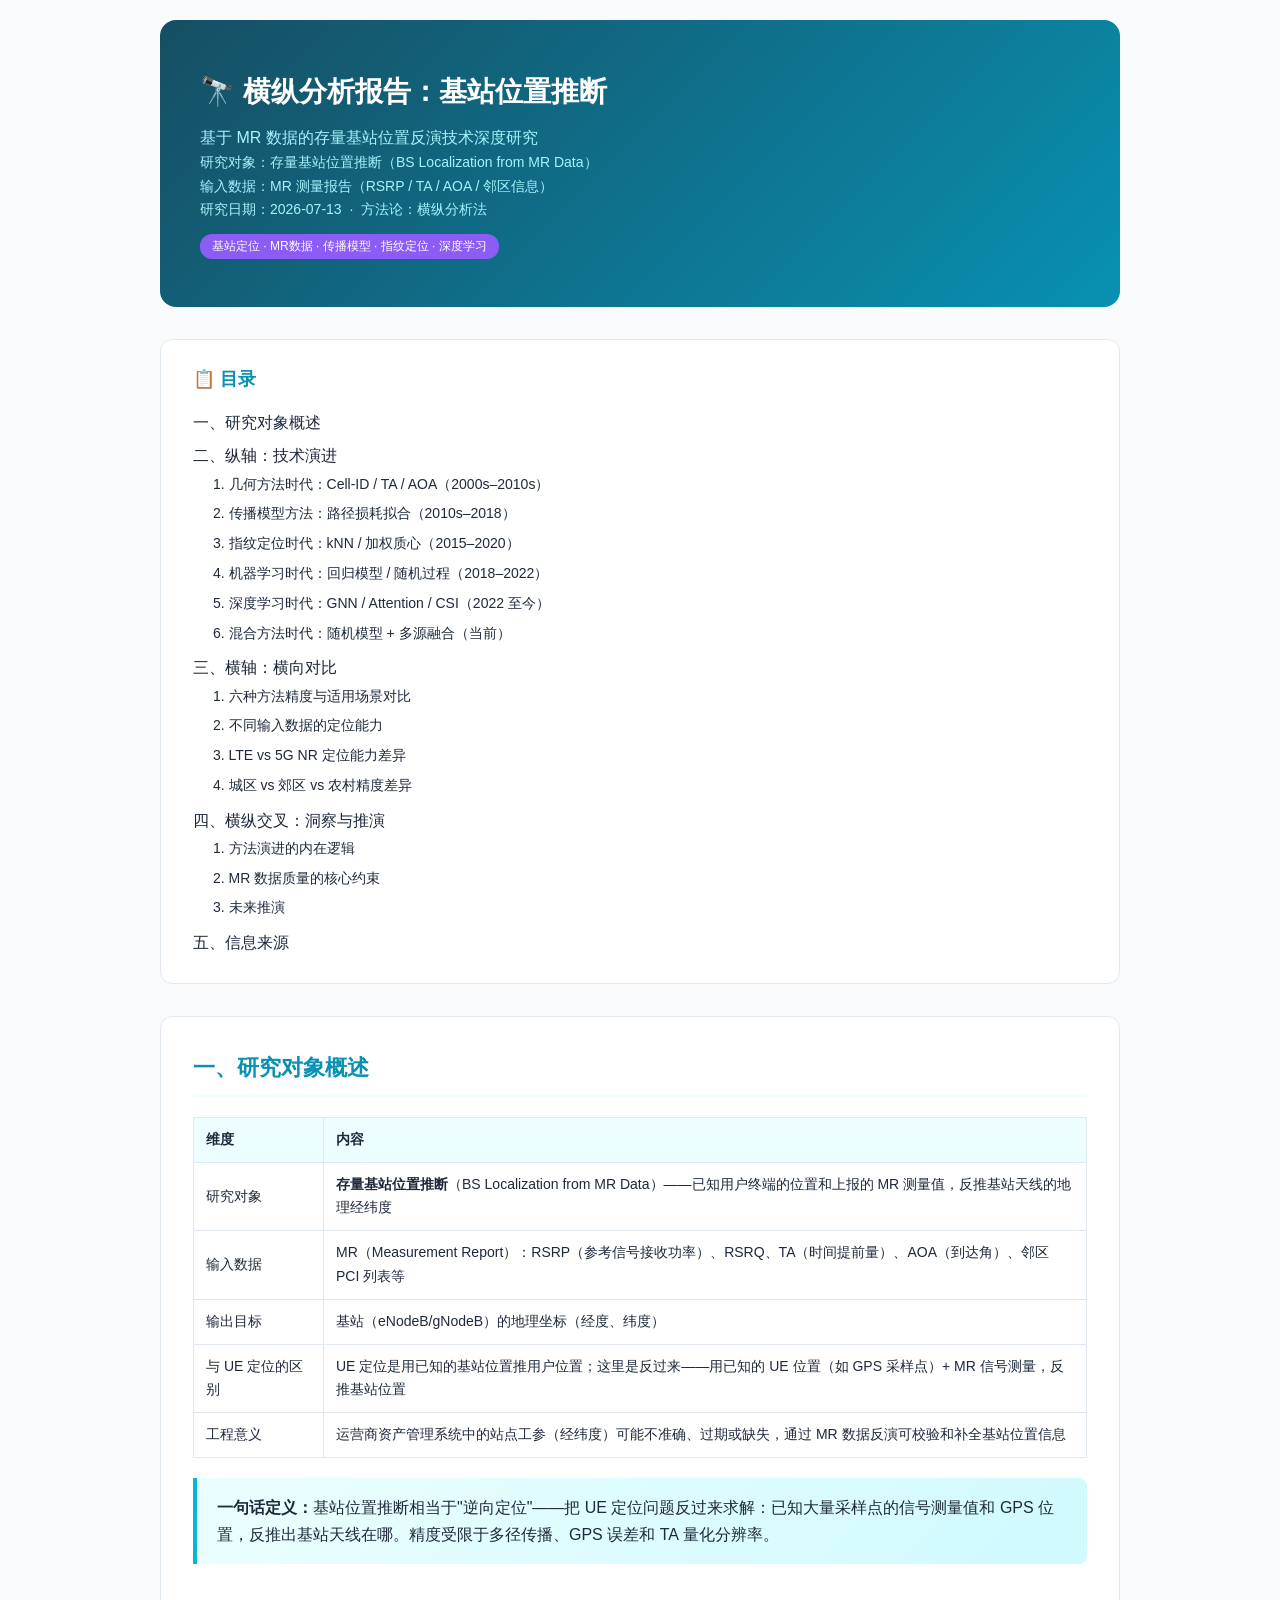
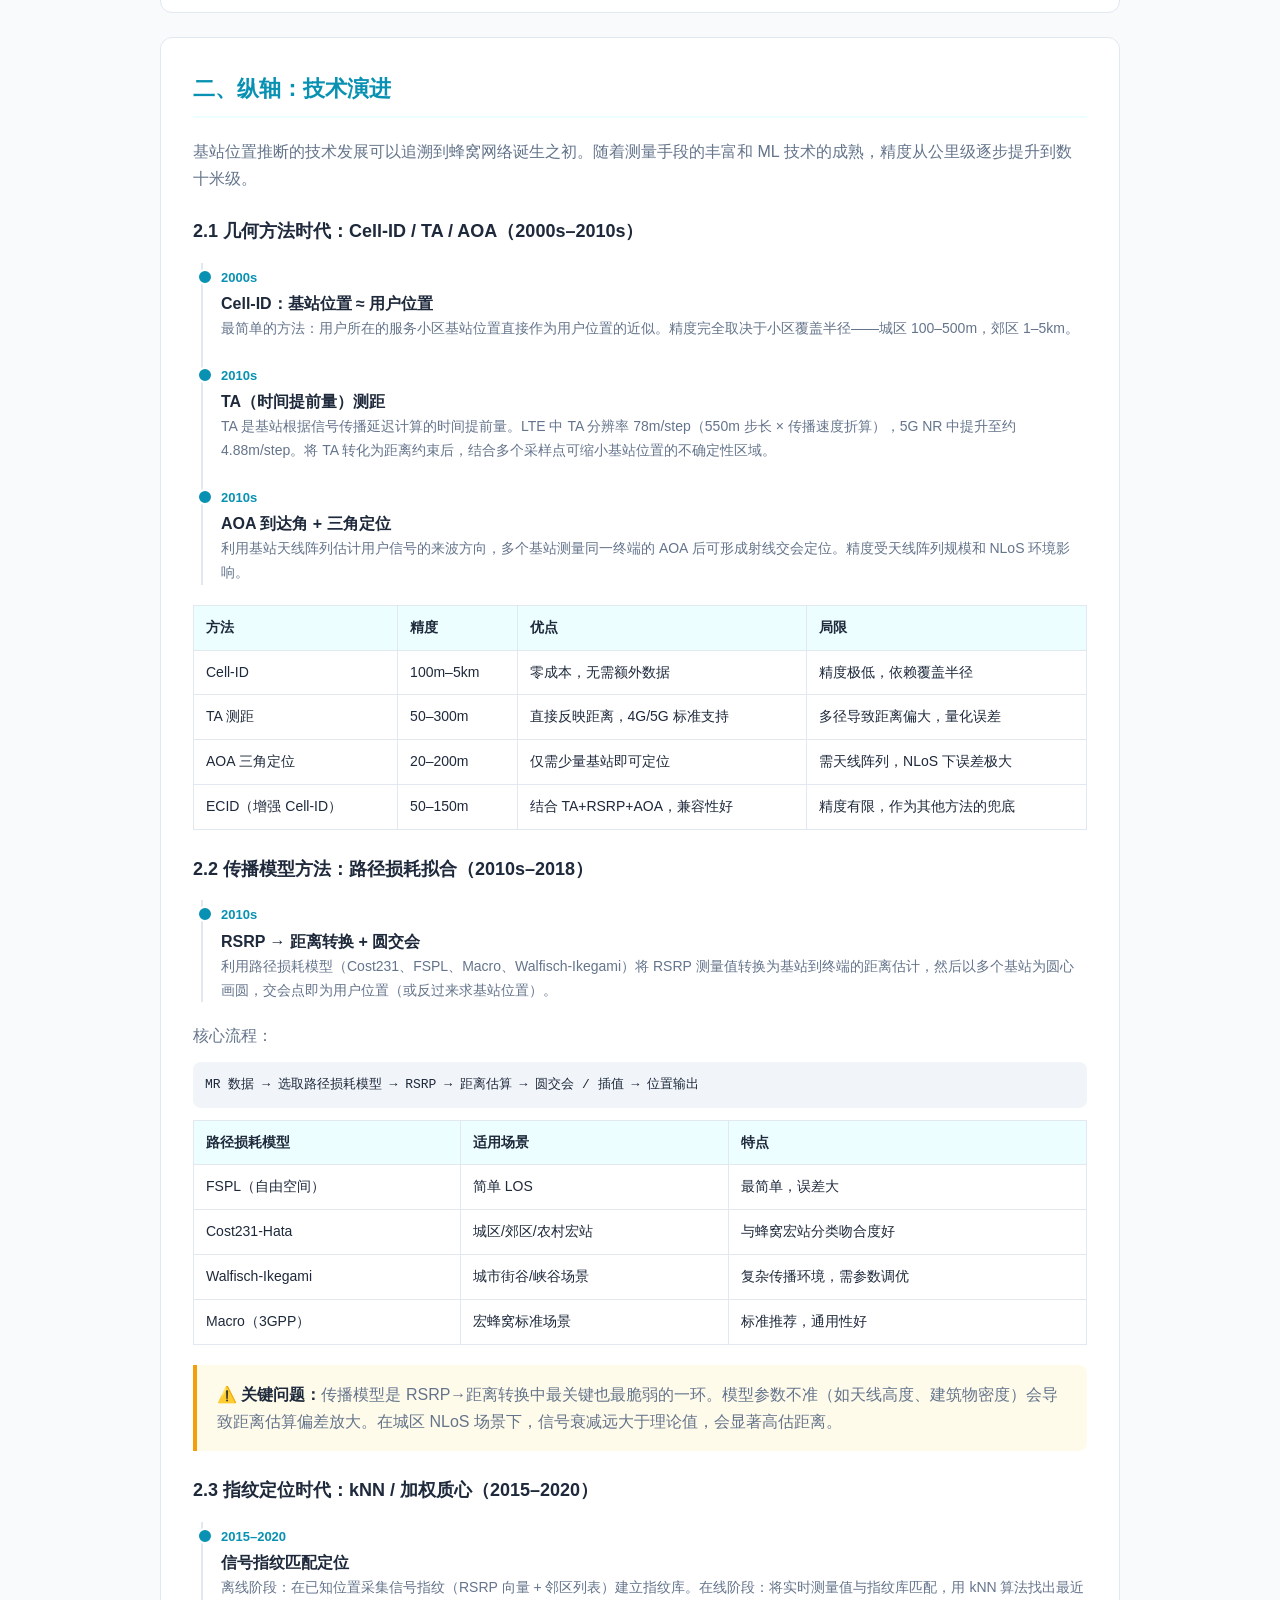
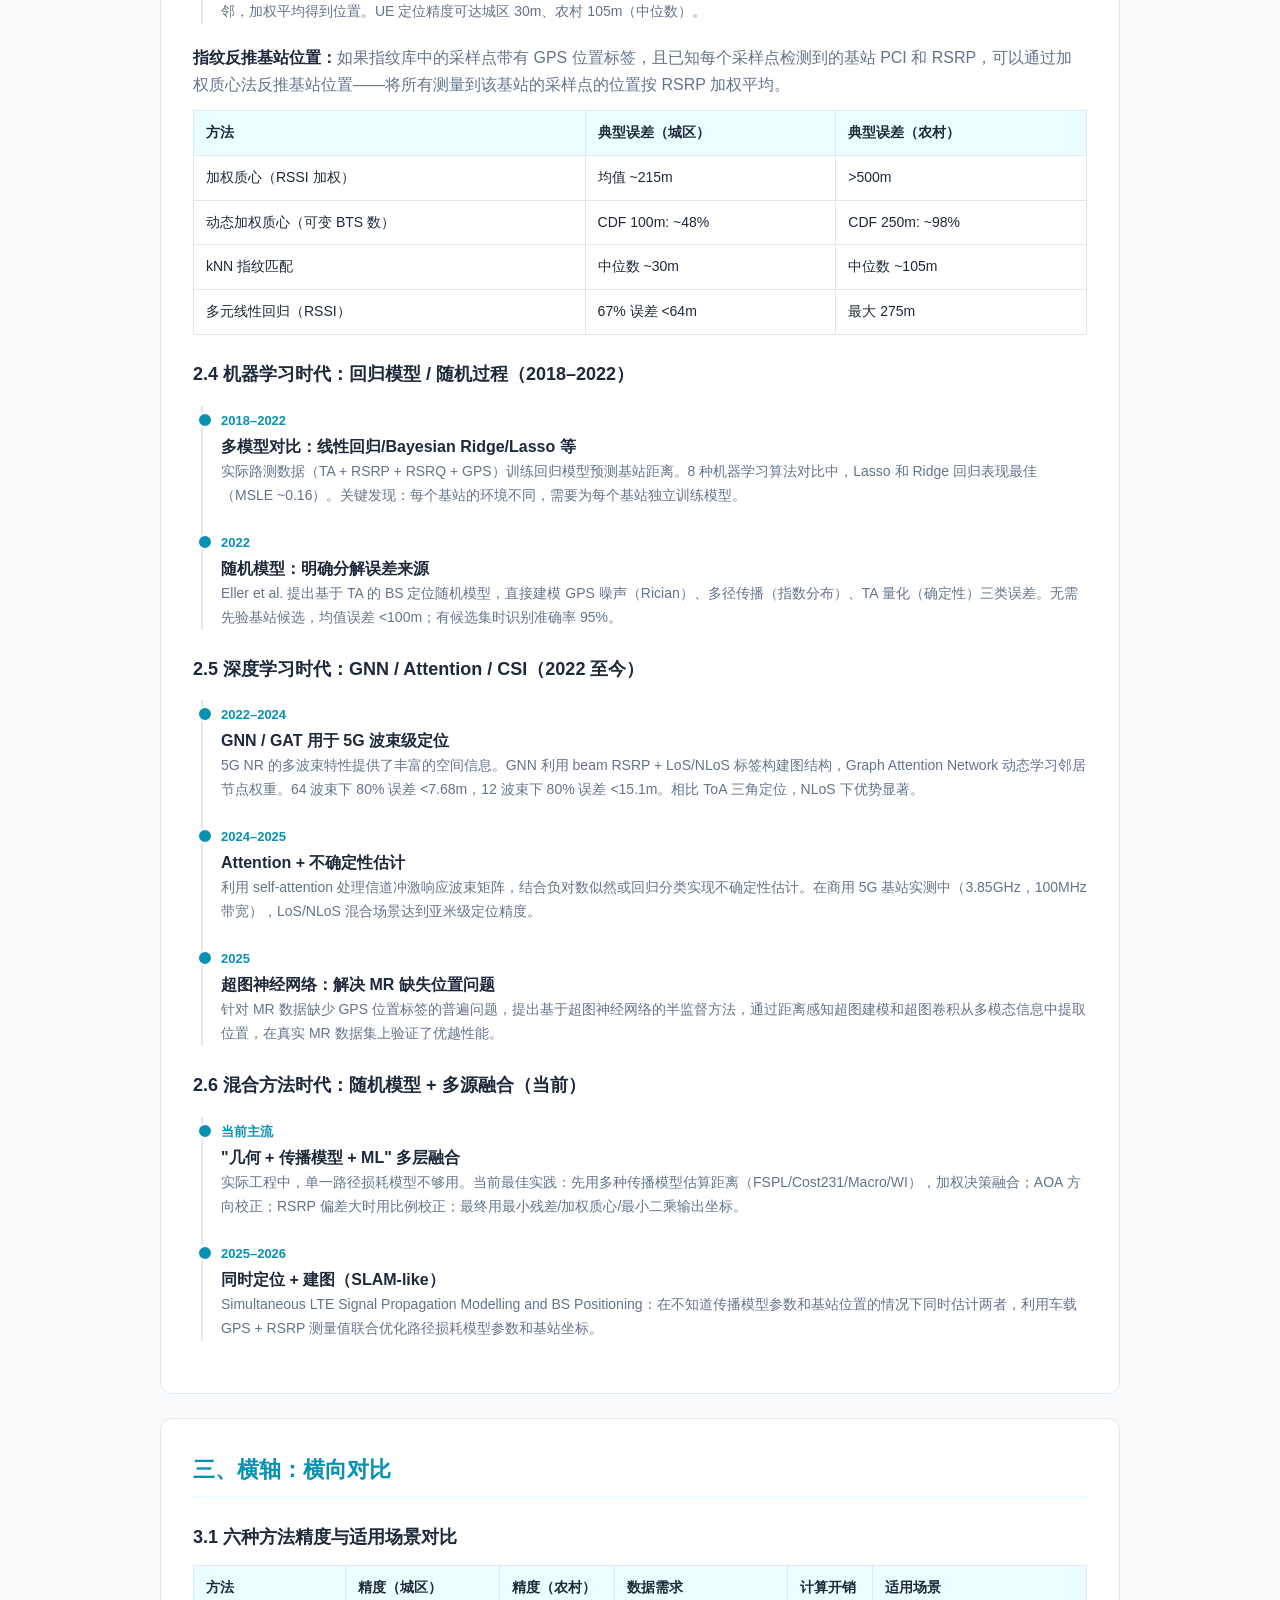
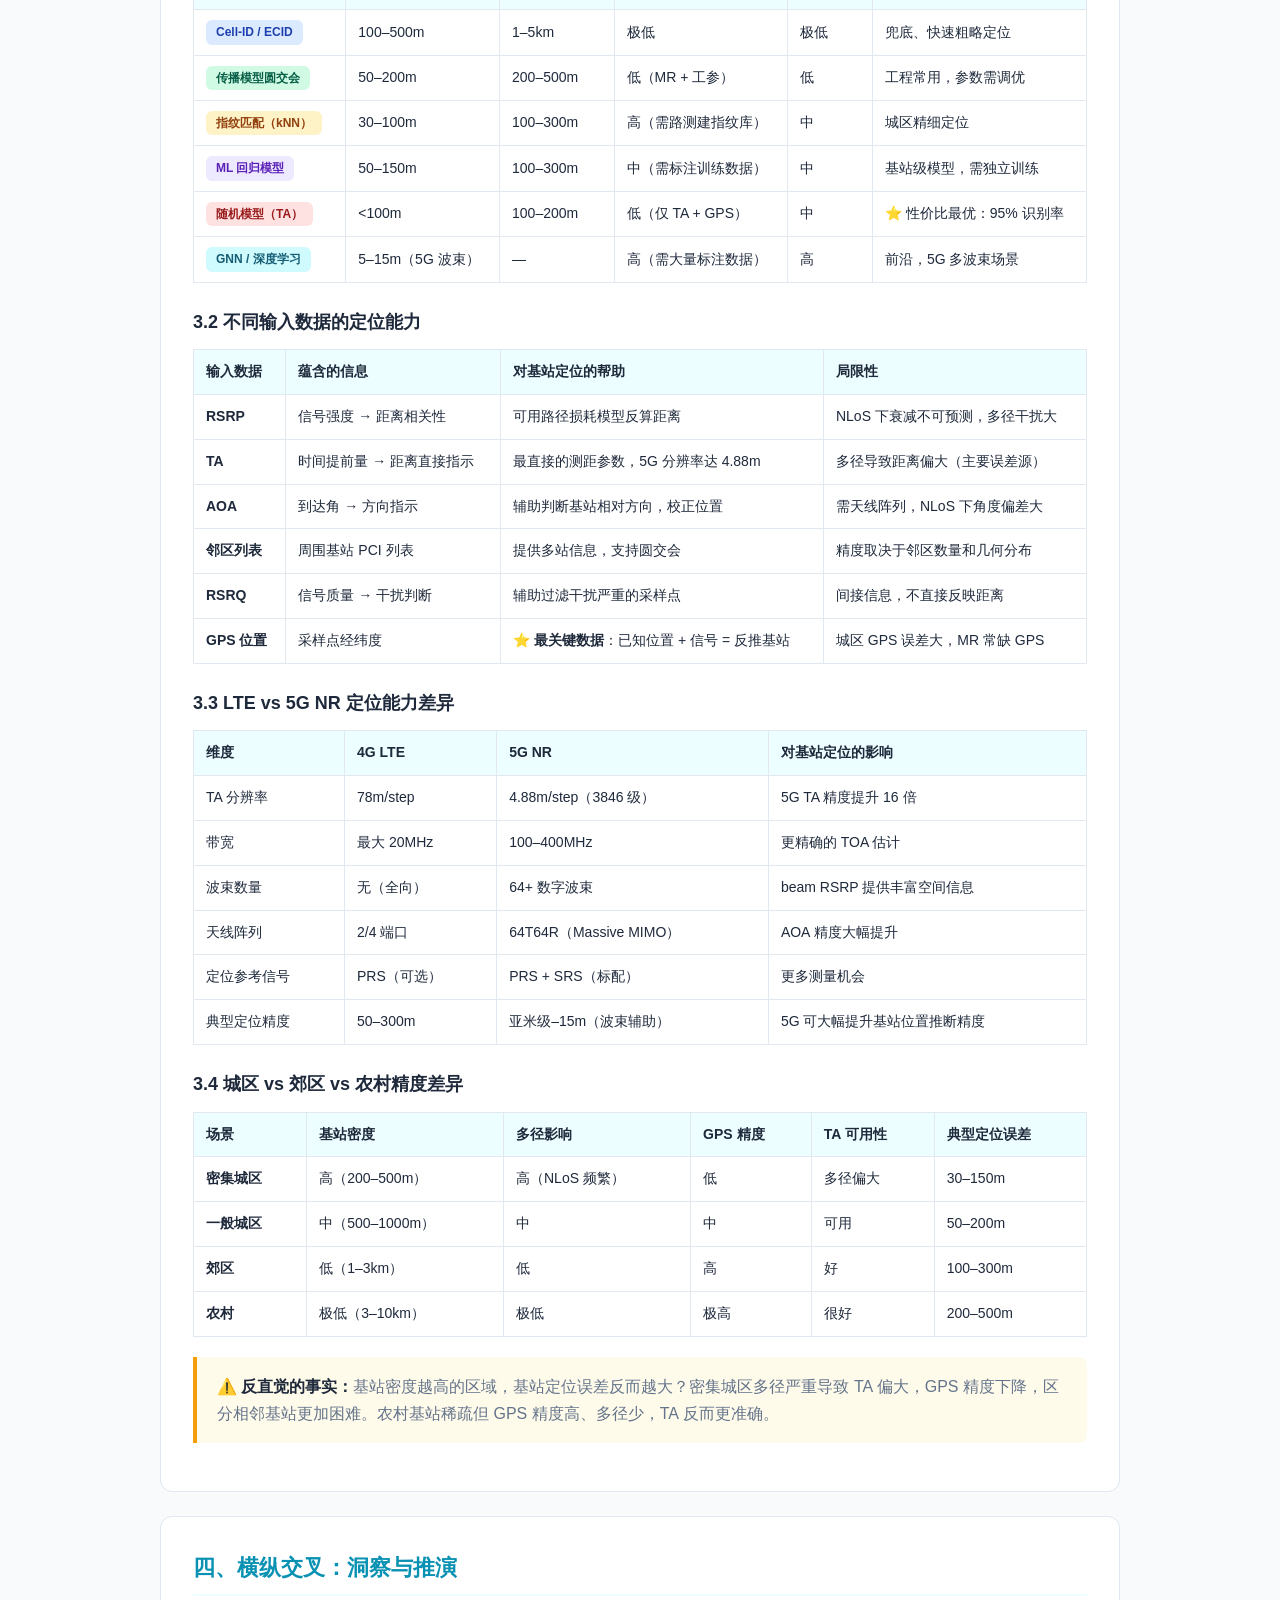
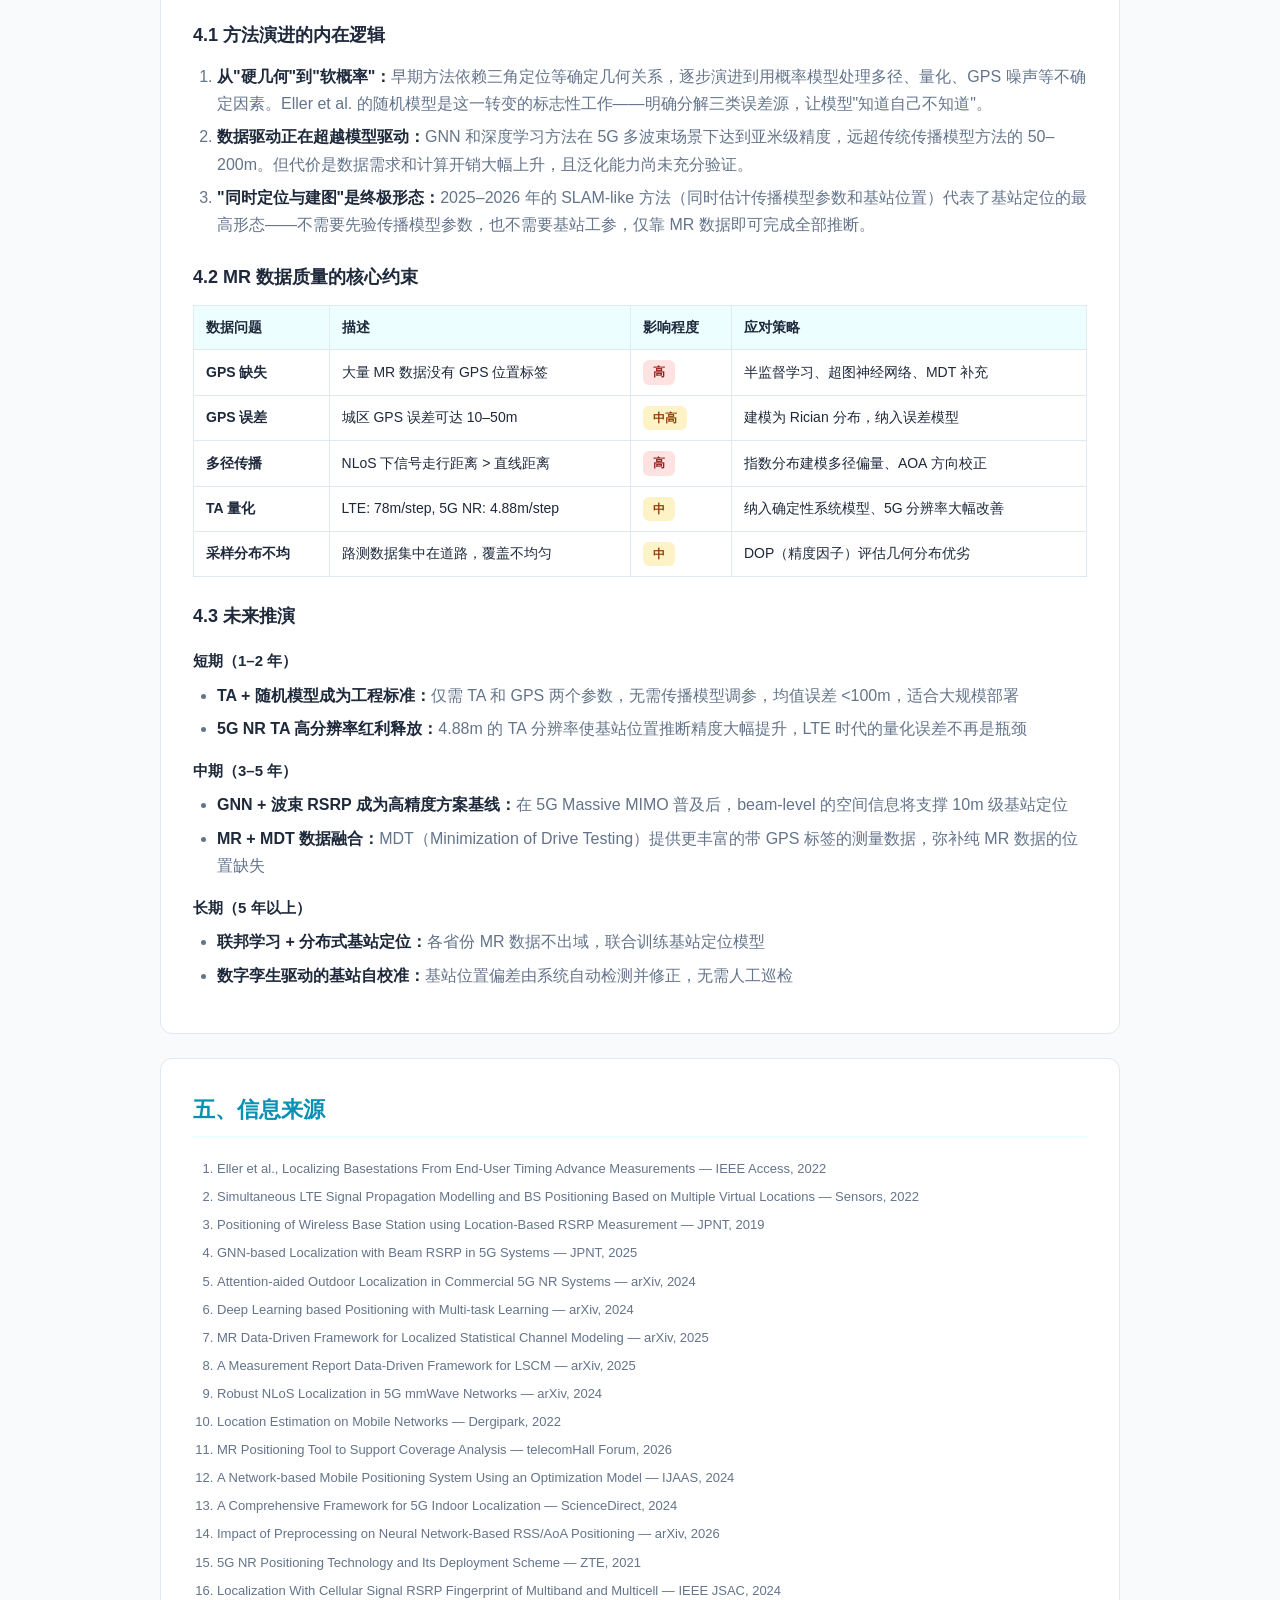
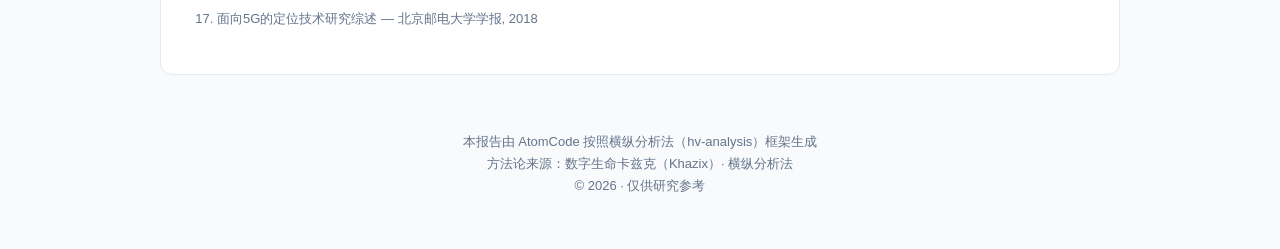
<file: report/bs-localization-mr-data.html>
<!DOCTYPE html>
<html lang="zh-CN">
<head>
<meta charset="UTF-8">
<meta name="viewport" content="width=device-width, initial-scale=1.0">
<title>🔭 横纵分析报告：基站位置推断 — 基于 MR 数据</title>
<style>
  :root {
    --bg: #f8fafc;
    --card: #ffffff;
    --border: #e2e8f0;
    --accent: #0891b2;
    --accent-light: #ecfeff;
    --text: #1e293b;
    --text-secondary: #64748b;
    --green: #10b981;
    --yellow: #f59e0b;
    --red: #ef4444;
    --purple: #8b5cf6;
    --blue: #3b82f6;
    --orange: #f97316;
    --cyan: #06b6d4;
  }
  * { margin:0; padding:0; box-sizing:border-box; }
  body {
    font-family: -apple-system, BlinkMacSystemFont, "Segoe UI", Roboto, "Noto Sans SC", sans-serif;
    background: var(--bg);
    color: var(--text);
    line-height: 1.7;
    padding: 20px;
  }
  .container { max-width: 960px; margin: 0 auto; }

  .header {
    background: linear-gradient(135deg, #164e63 0%, #0891b2 100%);
    color: white;
    padding: 48px 40px;
    border-radius: 16px;
    margin-bottom: 32px;
  }
  .header h1 { font-size: 28px; margin-bottom: 8px; }
  .header .meta { color: #a5f3fc; font-size: 14px; }
  .header .badge { display:inline-block; background:var(--purple); padding:2px 12px; border-radius:12px; font-size:12px; margin-top:12px; }

  .toc { background:var(--card); border:1px solid var(--border); border-radius:12px; padding:24px 32px; margin-bottom:32px; }
  .toc h2 { font-size:18px; margin-bottom:12px; color:var(--accent); }
  .toc ul { list-style:none; padding:0; }
  .toc li { padding:3px 0; }
  .toc a { color:var(--text); text-decoration:none; }
  .toc a:hover { color:var(--accent); }
  .toc .sub { padding-left:20px; font-size:14px; color:var(--text-secondary); }

  .card { background:var(--card); border:1px solid var(--border); border-radius:12px; padding:32px; margin-bottom:24px; }
  .card h2 { font-size:22px; color:var(--accent); border-bottom:2px solid var(--accent-light); padding-bottom:8px; margin-bottom:20px; }
  .card h3 { font-size:18px; color:var(--text); margin-top:24px; margin-bottom:12px; }
  .card h4 { font-size:15px; color:var(--text); margin-top:16px; margin-bottom:8px; }
  .card p { margin-bottom:12px; color:var(--text-secondary); }
  .card ul, .card ol { margin:8px 0 12px 24px; color:var(--text-secondary); }
  .card li { margin-bottom:6px; }
  .card strong { color:var(--text); }

  .tag { display:inline-block; padding:2px 10px; border-radius:6px; font-size:12px; font-weight:600; margin-right:4px; }
  .tag-green { background:#d1fae5; color:#065f46; }
  .tag-yellow { background:#fef3c7; color:#92400e; }
  .tag-blue { background:#dbeafe; color:#1e40af; }
  .tag-red { background:#fee2e2; color:#991b1b; }
  .tag-purple { background:#ede9fe; color:#5b21b6; }
  .tag-cyan { background:#cffafe; color:#155e75; }

  .timeline { position:relative; padding-left:28px; margin:16px 0; }
  .timeline::before { content:''; position:absolute; left:8px; top:0; bottom:0; width:2px; background:#e2e8f0; }
  .tl-item { position:relative; margin-bottom:20px; }
  .tl-item::before { content:''; position:absolute; left:-24px; top:6px; width:12px; height:12px; border-radius:50%; background:var(--accent); border:2px solid white; }
  .tl-item .tl-year { font-size:13px; font-weight:700; color:var(--accent); }
  .tl-item .tl-title { font-weight:600; color:var(--text); }
  .tl-item .tl-desc { font-size:14px; color:var(--text-secondary); }

  table { width:100%; border-collapse:collapse; margin:12px 0 20px; font-size:14px; }
  th, td { border:1px solid var(--border); padding:10px 12px; text-align:left; }
  th { background:var(--accent-light); color:var(--text); font-weight:600; }
  tr:hover { background:#f1f5f9; }

  .insight { background:linear-gradient(135deg,#ecfeff,#cffafe); border-left:4px solid var(--cyan); padding:16px 20px; border-radius:0 8px 8px 0; margin:16px 0; }
  .insight p { color:var(--text); margin:0; }
  .callout { background:#fffbeb; border-left:4px solid var(--yellow); padding:16px 20px; border-radius:0 8px 8px 0; margin:16px 0; }
  .callout p { margin:0; }

  .footer { text-align:center; padding:32px; color:var(--text-secondary); font-size:13px; }
  pre { background:#f1f5f9; padding:12px; border-radius:8px; font-size:13px; overflow-x:auto; margin:12px 0; }

  @media (max-width:640px) {
    body { padding:12px; }
    .header { padding:28px 20px; }
    .header h1 { font-size:22px; }
    .card { padding:20px; }
    table, th, td { font-size:12px; padding:6px 8px; }
  }
</style>
</head>
<body>
<div class="container">

  <!-- Header -->
  <div class="header">
    <h1>🔭 横纵分析报告：基站位置推断</h1>
    <p style="color:#a5f3fc;margin-top:4px;">基于 MR 数据的存量基站位置反演技术深度研究</p>
    <div class="meta">
      研究对象：存量基站位置推断（BS Localization from MR Data）<br>
      输入数据：MR 测量报告（RSRP / TA / AOA / 邻区信息）<br>
      研究日期：2026-07-13 &nbsp;·&nbsp; 方法论：横纵分析法
    </div>
    <span class="badge">基站定位 · MR数据 · 传播模型 · 指纹定位 · 深度学习</span>
  </div>

  <!-- TOC -->
  <div class="toc">
    <h2>📋 目录</h2>
    <ul>
      <li><a href="#sec1">一、研究对象概述</a></li>
      <li><a href="#sec2">二、纵轴：技术演进</a>
        <ul class="sub">
          <li><a href="#sec2-1">1. 几何方法时代：Cell-ID / TA / AOA（2000s–2010s）</a></li>
          <li><a href="#sec2-2">2. 传播模型方法：路径损耗拟合（2010s–2018）</a></li>
          <li><a href="#sec2-3">3. 指纹定位时代：kNN / 加权质心（2015–2020）</a></li>
          <li><a href="#sec2-4">4. 机器学习时代：回归模型 / 随机过程（2018–2022）</a></li>
          <li><a href="#sec2-5">5. 深度学习时代：GNN / Attention / CSI（2022 至今）</a></li>
          <li><a href="#sec2-6">6. 混合方法时代：随机模型 + 多源融合（当前）</a></li>
        </ul>
      </li>
      <li><a href="#sec3">三、横轴：横向对比</a>
        <ul class="sub">
          <li><a href="#sec3-1">1. 六种方法精度与适用场景对比</a></li>
          <li><a href="#sec3-2">2. 不同输入数据的定位能力</a></li>
          <li><a href="#sec3-3">3. LTE vs 5G NR 定位能力差异</a></li>
          <li><a href="#sec3-4">4. 城区 vs 郊区 vs 农村精度差异</a></li>
        </ul>
      </li>
      <li><a href="#sec4">四、横纵交叉：洞察与推演</a>
        <ul class="sub">
          <li><a href="#sec4-1">1. 方法演进的内在逻辑</a></li>
          <li><a href="#sec4-2">2. MR 数据质量的核心约束</a></li>
          <li><a href="#sec4-3">3. 未来推演</a></li>
        </ul>
      </li>
      <li><a href="#sec5">五、信息来源</a></li>
    </ul>
  </div>

  <!-- Section 1 -->
  <div class="card" id="sec1">
    <h2>一、研究对象概述</h2>
    <table>
      <tr><th style="width:130px">维度</th><th>内容</th></tr>
      <tr><td>研究对象</td><td><strong>存量基站位置推断</strong>（BS Localization from MR Data）——已知用户终端的位置和上报的 MR 测量值，反推基站天线的地理经纬度</td></tr>
      <tr><td>输入数据</td><td>MR（Measurement Report）：RSRP（参考信号接收功率）、RSRQ、TA（时间提前量）、AOA（到达角）、邻区 PCI 列表等</td></tr>
      <tr><td>输出目标</td><td>基站（eNodeB/gNodeB）的地理坐标（经度、纬度）</td></tr>
      <tr><td>与 UE 定位的区别</td><td>UE 定位是用已知的基站位置推用户位置；这里是反过来——用已知的 UE 位置（如 GPS 采样点）+ MR 信号测量，反推基站位置</td></tr>
      <tr><td>工程意义</td><td>运营商资产管理系统中的站点工参（经纬度）可能不准确、过期或缺失，通过 MR 数据反演可校验和补全基站位置信息</td></tr>
    </table>
    <div class="insight">
      <p><strong>一句话定义：</strong>基站位置推断相当于"逆向定位"——把 UE 定位问题反过来求解：已知大量采样点的信号测量值和 GPS 位置，反推出基站天线在哪。精度受限于多径传播、GPS 误差和 TA 量化分辨率。</p>
    </div>
  </div>

  <!-- Section 2: Vertical -->
  <div class="card" id="sec2">
    <h2>二、纵轴：技术演进</h2>
    <p>基站位置推断的技术发展可以追溯到蜂窝网络诞生之初。随着测量手段的丰富和 ML 技术的成熟，精度从公里级逐步提升到数十米级。</p>

    <h3 id="sec2-1">2.1 几何方法时代：Cell-ID / TA / AOA（2000s–2010s）</h3>
    <div class="timeline">
      <div class="tl-item">
        <span class="tl-year">2000s</span>
        <div class="tl-title">Cell-ID：基站位置 ≈ 用户位置</div>
        <div class="tl-desc">最简单的方法：用户所在的服务小区基站位置直接作为用户位置的近似。精度完全取决于小区覆盖半径——城区 100–500m，郊区 1–5km。</div>
      </div>
      <div class="tl-item">
        <span class="tl-year">2010s</span>
        <div class="tl-title">TA（时间提前量）测距</div>
        <div class="tl-desc">TA 是基站根据信号传播延迟计算的时间提前量。LTE 中 TA 分辨率 78m/step（550m 步长 × 传播速度折算），5G NR 中提升至约 4.88m/step。将 TA 转化为距离约束后，结合多个采样点可缩小基站位置的不确定性区域。</div>
      </div>
      <div class="tl-item">
        <span class="tl-year">2010s</span>
        <div class="tl-title">AOA 到达角 + 三角定位</div>
        <div class="tl-desc">利用基站天线阵列估计用户信号的来波方向，多个基站测量同一终端的 AOA 后可形成射线交会定位。精度受天线阵列规模和 NLoS 环境影响。</div>
      </div>
    </div>
    <table>
      <tr><th>方法</th><th>精度</th><th>优点</th><th>局限</th></tr>
      <tr><td>Cell-ID</td><td>100m–5km</td><td>零成本，无需额外数据</td><td>精度极低，依赖覆盖半径</td></tr>
      <tr><td>TA 测距</td><td>50–300m</td><td>直接反映距离，4G/5G 标准支持</td><td>多径导致距离偏大，量化误差</td></tr>
      <tr><td>AOA 三角定位</td><td>20–200m</td><td>仅需少量基站即可定位</td><td>需天线阵列，NLoS 下误差极大</td></tr>
      <tr><td>ECID（增强 Cell-ID）</td><td>50–150m</td><td>结合 TA+RSRP+AOA，兼容性好</td><td>精度有限，作为其他方法的兜底</td></tr>
    </table>

    <h3 id="sec2-2">2.2 传播模型方法：路径损耗拟合（2010s–2018）</h3>
    <div class="timeline">
      <div class="tl-item">
        <span class="tl-year">2010s</span>
        <div class="tl-title">RSRP → 距离转换 + 圆交会</div>
        <div class="tl-desc">利用路径损耗模型（Cost231、FSPL、Macro、Walfisch-Ikegami）将 RSRP 测量值转换为基站到终端的距离估计，然后以多个基站为圆心画圆，交会点即为用户位置（或反过来求基站位置）。</div>
      </div>
    </div>
    <p>核心流程：</p>
    <pre>MR 数据 → 选取路径损耗模型 → RSRP → 距离估算 → 圆交会 / 插值 → 位置输出</pre>
    <table>
      <tr><th>路径损耗模型</th><th>适用场景</th><th>特点</th></tr>
      <tr><td>FSPL（自由空间）</td><td>简单 LOS</td><td>最简单，误差大</td></tr>
      <tr><td>Cost231-Hata</td><td>城区/郊区/农村宏站</td><td>与蜂窝宏站分类吻合度好</td></tr>
      <tr><td>Walfisch-Ikegami</td><td>城市街谷/峡谷场景</td><td>复杂传播环境，需参数调优</td></tr>
      <tr><td>Macro（3GPP）</td><td>宏蜂窝标准场景</td><td>标准推荐，通用性好</td></tr>
    </table>
    <div class="callout">
      <p><strong>⚠️ 关键问题：</strong>传播模型是 RSRP→距离转换中最关键也最脆弱的一环。模型参数不准（如天线高度、建筑物密度）会导致距离估算偏差放大。在城区 NLoS 场景下，信号衰减远大于理论值，会显著高估距离。</p>
    </div>

    <h3 id="sec2-3">2.3 指纹定位时代：kNN / 加权质心（2015–2020）</h3>
    <div class="timeline">
      <div class="tl-item">
        <span class="tl-year">2015–2020</span>
        <div class="tl-title">信号指纹匹配定位</div>
        <div class="tl-desc">离线阶段：在已知位置采集信号指纹（RSRP 向量 + 邻区列表）建立指纹库。在线阶段：将实时测量值与指纹库匹配，用 kNN 算法找出最近邻，加权平均得到位置。UE 定位精度可达城区 30m、农村 105m（中位数）。</div>
      </div>
    </div>
    <p><strong>指纹反推基站位置：</strong>如果指纹库中的采样点带有 GPS 位置标签，且已知每个采样点检测到的基站 PCI 和 RSRP，可以通过加权质心法反推基站位置——将所有测量到该基站的采样点的位置按 RSRP 加权平均。</p>
    <table>
      <tr><th>方法</th><th>典型误差（城区）</th><th>典型误差（农村）</th></tr>
      <tr><td>加权质心（RSSI 加权）</td><td>均值 ~215m</td><td>&gt;500m</td></tr>
      <tr><td>动态加权质心（可变 BTS 数）</td><td>CDF 100m: ~48%</td><td>CDF 250m: ~98%</td></tr>
      <tr><td>kNN 指纹匹配</td><td>中位数 ~30m</td><td>中位数 ~105m</td></tr>
      <tr><td>多元线性回归（RSSI）</td><td>67% 误差 &lt;64m</td><td>最大 275m</td></tr>
    </table>

    <h3 id="sec2-4">2.4 机器学习时代：回归模型 / 随机过程（2018–2022）</h3>
    <div class="timeline">
      <div class="tl-item">
        <span class="tl-year">2018–2022</span>
        <div class="tl-title">多模型对比：线性回归/Bayesian Ridge/Lasso 等</div>
        <div class="tl-desc">实际路测数据（TA + RSRP + RSRQ + GPS）训练回归模型预测基站距离。8 种机器学习算法对比中，Lasso 和 Ridge 回归表现最佳（MSLE ~0.16）。关键发现：每个基站的环境不同，需要为每个基站独立训练模型。</div>
      </div>
      <div class="tl-item">
        <span class="tl-year">2022</span>
        <div class="tl-title">随机模型：明确分解误差来源</div>
        <div class="tl-desc">Eller et al. 提出基于 TA 的 BS 定位随机模型，直接建模 GPS 噪声（Rician）、多径传播（指数分布）、TA 量化（确定性）三类误差。无需先验基站候选，均值误差 &lt;100m；有候选集时识别准确率 95%。</div>
      </div>
    </div>

    <h3 id="sec2-5">2.5 深度学习时代：GNN / Attention / CSI（2022 至今）</h3>
    <div class="timeline">
      <div class="tl-item">
        <span class="tl-year">2022–2024</span>
        <div class="tl-title">GNN / GAT 用于 5G 波束级定位</div>
        <div class="tl-desc">5G NR 的多波束特性提供了丰富的空间信息。GNN 利用 beam RSRP + LoS/NLoS 标签构建图结构，Graph Attention Network 动态学习邻居节点权重。64 波束下 80% 误差 &lt;7.68m，12 波束下 80% 误差 &lt;15.1m。相比 ToA 三角定位，NLoS 下优势显著。</div>
      </div>
      <div class="tl-item">
        <span class="tl-year">2024–2025</span>
        <div class="tl-title">Attention + 不确定性估计</div>
        <div class="tl-desc">利用 self-attention 处理信道冲激响应波束矩阵，结合负对数似然或回归分类实现不确定性估计。在商用 5G 基站实测中（3.85GHz，100MHz 带宽），LoS/NLoS 混合场景达到亚米级定位精度。</div>
      </div>
      <div class="tl-item">
        <span class="tl-year">2025</span>
        <div class="tl-title">超图神经网络：解决 MR 缺失位置问题</div>
        <div class="tl-desc">针对 MR 数据缺少 GPS 位置标签的普遍问题，提出基于超图神经网络的半监督方法，通过距离感知超图建模和超图卷积从多模态信息中提取位置，在真实 MR 数据集上验证了优越性能。</div>
      </div>
    </div>

    <h3 id="sec2-6">2.6 混合方法时代：随机模型 + 多源融合（当前）</h3>
    <div class="timeline">
      <div class="tl-item">
        <span class="tl-year">当前主流</span>
        <div class="tl-title">"几何 + 传播模型 + ML" 多层融合</div>
        <div class="tl-desc">实际工程中，单一路径损耗模型不够用。当前最佳实践：先用多种传播模型估算距离（FSPL/Cost231/Macro/WI），加权决策融合；AOA 方向校正；RSRP 偏差大时用比例校正；最终用最小残差/加权质心/最小二乘输出坐标。</div>
      </div>
      <div class="tl-item">
        <span class="tl-year">2025–2026</span>
        <div class="tl-title">同时定位 + 建图（SLAM-like）</div>
        <div class="tl-desc">Simultaneous LTE Signal Propagation Modelling and BS Positioning：在不知道传播模型参数和基站位置的情况下同时估计两者，利用车载 GPS + RSRP 测量值联合优化路径损耗模型参数和基站坐标。</div>
      </div>
    </div>
  </div>

  <!-- Section 3: Horizontal -->
  <div class="card" id="sec3">
    <h2>三、横轴：横向对比</h2>

    <h3 id="sec3-1">3.1 六种方法精度与适用场景对比</h3>
    <table>
      <tr><th>方法</th><th>精度（城区）</th><th>精度（农村）</th><th>数据需求</th><th>计算开销</th><th>适用场景</th></tr>
      <tr>
        <td><span class="tag tag-blue">Cell-ID / ECID</span></td>
        <td>100–500m</td>
        <td>1–5km</td>
        <td>极低</td>
        <td>极低</td>
        <td>兜底、快速粗略定位</td>
      </tr>
      <tr>
        <td><span class="tag tag-green">传播模型圆交会</span></td>
        <td>50–200m</td>
        <td>200–500m</td>
        <td>低（MR + 工参）</td>
        <td>低</td>
        <td>工程常用，参数需调优</td>
      </tr>
      <tr>
        <td><span class="tag tag-yellow">指纹匹配（kNN）</span></td>
        <td>30–100m</td>
        <td>100–300m</td>
        <td>高（需路测建指纹库）</td>
        <td>中</td>
        <td>城区精细定位</td>
      </tr>
      <tr>
        <td><span class="tag tag-purple">ML 回归模型</span></td>
        <td>50–150m</td>
        <td>100–300m</td>
        <td>中（需标注训练数据）</td>
        <td>中</td>
        <td>基站级模型，需独立训练</td>
      </tr>
      <tr>
        <td><span class="tag tag-red">随机模型（TA）</span></td>
        <td>&lt;100m</td>
        <td>100–200m</td>
        <td>低（仅 TA + GPS）</td>
        <td>中</td>
        <td>⭐ 性价比最优：95% 识别率</td>
      </tr>
      <tr>
        <td><span class="tag tag-cyan">GNN / 深度学习</span></td>
        <td>5–15m（5G 波束）</td>
        <td>—</td>
        <td>高（需大量标注数据）</td>
        <td>高</td>
        <td>前沿，5G 多波束场景</td>
      </tr>
    </table>

    <h3 id="sec3-2">3.2 不同输入数据的定位能力</h3>
    <table>
      <tr><th>输入数据</th><th>蕴含的信息</th><th>对基站定位的帮助</th><th>局限性</th></tr>
      <tr><td><strong>RSRP</strong></td><td>信号强度 → 距离相关性</td><td>可用路径损耗模型反算距离</td><td>NLoS 下衰减不可预测，多径干扰大</td></tr>
      <tr><td><strong>TA</strong></td><td>时间提前量 → 距离直接指示</td><td>最直接的测距参数，5G 分辨率达 4.88m</td><td>多径导致距离偏大（主要误差源）</td></tr>
      <tr><td><strong>AOA</strong></td><td>到达角 → 方向指示</td><td>辅助判断基站相对方向，校正位置</td><td>需天线阵列，NLoS 下角度偏差大</td></tr>
      <tr><td><strong>邻区列表</strong></td><td>周围基站 PCI 列表</td><td>提供多站信息，支持圆交会</td><td>精度取决于邻区数量和几何分布</td></tr>
      <tr><td><strong>RSRQ</strong></td><td>信号质量 → 干扰判断</td><td>辅助过滤干扰严重的采样点</td><td>间接信息，不直接反映距离</td></tr>
      <tr><td><strong>GPS 位置</strong></td><td>采样点经纬度</td><td><strong>⭐ 最关键数据</strong>：已知位置 + 信号 = 反推基站</td><td>城区 GPS 误差大，MR 常缺 GPS</td></tr>
    </table>

    <h3 id="sec3-3">3.3 LTE vs 5G NR 定位能力差异</h3>
    <table>
      <tr><th>维度</th><th>4G LTE</th><th>5G NR</th><th>对基站定位的影响</th></tr>
      <tr><td>TA 分辨率</td><td>78m/step</td><td>4.88m/step（3846 级）</td><td>5G TA 精度提升 16 倍</td></tr>
      <tr><td>带宽</td><td>最大 20MHz</td><td>100–400MHz</td><td>更精确的 TOA 估计</td></tr>
      <tr><td>波束数量</td><td>无（全向）</td><td>64+ 数字波束</td><td>beam RSRP 提供丰富空间信息</td></tr>
      <tr><td>天线阵列</td><td>2/4 端口</td><td>64T64R（Massive MIMO）</td><td>AOA 精度大幅提升</td></tr>
      <tr><td>定位参考信号</td><td>PRS（可选）</td><td>PRS + SRS（标配）</td><td>更多测量机会</td></tr>
      <tr><td>典型定位精度</td><td>50–300m</td><td>亚米级–15m（波束辅助）</td><td>5G 可大幅提升基站位置推断精度</td></tr>
    </table>

    <h3 id="sec3-4">3.4 城区 vs 郊区 vs 农村精度差异</h3>
    <table>
      <tr><th>场景</th><th>基站密度</th><th>多径影响</th><th>GPS 精度</th><th>TA 可用性</th><th>典型定位误差</th></tr>
      <tr><td><strong>密集城区</strong></td><td>高（200–500m）</td><td>高（NLoS 频繁）</td><td>低</td><td>多径偏大</td><td>30–150m</td></tr>
      <tr><td><strong>一般城区</strong></td><td>中（500–1000m）</td><td>中</td><td>中</td><td>可用</td><td>50–200m</td></tr>
      <tr><td><strong>郊区</strong></td><td>低（1–3km）</td><td>低</td><td>高</td><td>好</td><td>100–300m</td></tr>
      <tr><td><strong>农村</strong></td><td>极低（3–10km）</td><td>极低</td><td>极高</td><td>很好</td><td>200–500m</td></tr>
    </table>
    <div class="callout">
      <p><strong>⚠️ 反直觉的事实：</strong>基站密度越高的区域，基站定位误差反而越大？密集城区多径严重导致 TA 偏大，GPS 精度下降，区分相邻基站更加困难。农村基站稀疏但 GPS 精度高、多径少，TA 反而更准确。</p>
    </div>
  </div>

  <!-- Section 4: Cross -->
  <div class="card" id="sec4">
    <h2>四、横纵交叉：洞察与推演</h2>

    <h3 id="sec4-1">4.1 方法演进的内在逻辑</h3>
    <ol>
      <li><strong>从"硬几何"到"软概率"：</strong>早期方法依赖三角定位等确定几何关系，逐步演进到用概率模型处理多径、量化、GPS 噪声等不确定因素。Eller et al. 的随机模型是这一转变的标志性工作——明确分解三类误差源，让模型"知道自己不知道"。</li>
      <li><strong>数据驱动正在超越模型驱动：</strong>GNN 和深度学习方法在 5G 多波束场景下达到亚米级精度，远超传统传播模型方法的 50–200m。但代价是数据需求和计算开销大幅上升，且泛化能力尚未充分验证。</li>
      <li><strong>"同时定位与建图"是终极形态：</strong>2025–2026 年的 SLAM-like 方法（同时估计传播模型参数和基站位置）代表了基站定位的最高形态——不需要先验传播模型参数，也不需要基站工参，仅靠 MR 数据即可完成全部推断。</li>
    </ol>

    <h3 id="sec4-2">4.2 MR 数据质量的核心约束</h3>
    <table>
      <tr><th>数据问题</th><th>描述</th><th>影响程度</th><th>应对策略</th></tr>
      <tr>
        <td><strong>GPS 缺失</strong></td><td>大量 MR 数据没有 GPS 位置标签</td><td><span class="tag tag-red">高</span></td>
        <td>半监督学习、超图神经网络、MDT 补充</td></tr>
      <tr>
        <td><strong>GPS 误差</strong></td><td>城区 GPS 误差可达 10–50m</td><td><span class="tag tag-yellow">中高</span></td>
        <td>建模为 Rician 分布，纳入误差模型</td></tr>
      <tr>
        <td><strong>多径传播</strong></td><td>NLoS 下信号走行距离 > 直线距离</td><td><span class="tag tag-red">高</span></td>
        <td>指数分布建模多径偏量、AOA 方向校正</td></tr>
      <tr>
        <td><strong>TA 量化</strong></td><td>LTE: 78m/step, 5G NR: 4.88m/step</td><td><span class="tag tag-yellow">中</span></td>
        <td>纳入确定性系统模型、5G 分辨率大幅改善</td></tr>
      <tr>
        <td><strong>采样分布不均</strong></td><td>路测数据集中在道路，覆盖不均匀</td><td><span class="tag tag-yellow">中</span></td>
        <td>DOP（精度因子）评估几何分布优劣</td></tr>
    </table>

    <h3 id="sec4-3">4.3 未来推演</h3>
    <h4>短期（1–2 年）</h4>
    <ul>
      <li><strong>TA + 随机模型成为工程标准：</strong>仅需 TA 和 GPS 两个参数，无需传播模型调参，均值误差 &lt;100m，适合大规模部署</li>
      <li><strong>5G NR TA 高分辨率红利释放：</strong>4.88m 的 TA 分辨率使基站位置推断精度大幅提升，LTE 时代的量化误差不再是瓶颈</li>
    </ul>
    <h4>中期（3–5 年）</h4>
    <ul>
      <li><strong>GNN + 波束 RSRP 成为高精度方案基线：</strong>在 5G Massive MIMO 普及后，beam-level 的空间信息将支撑 10m 级基站定位</li>
      <li><strong>MR + MDT 数据融合：</strong>MDT（Minimization of Drive Testing）提供更丰富的带 GPS 标签的测量数据，弥补纯 MR 数据的位置缺失</li>
    </ul>
    <h4>长期（5 年以上）</h4>
    <ul>
      <li><strong>联邦学习 + 分布式基站定位：</strong>各省份 MR 数据不出域，联合训练基站定位模型</li>
      <li><strong>数字孪生驱动的基站自校准：</strong>基站位置偏差由系统自动检测并修正，无需人工巡检</li>
    </ul>
  </div>

  <!-- Section 5: Sources -->
  <div class="card" id="sec5">
    <h2>五、信息来源</h2>
    <ol style="font-size:13px;color:var(--text-secondary);">
      <li>Eller et al., Localizing Basestations From End-User Timing Advance Measurements — IEEE Access, 2022</li>
      <li>Simultaneous LTE Signal Propagation Modelling and BS Positioning Based on Multiple Virtual Locations — Sensors, 2022</li>
      <li>Positioning of Wireless Base Station using Location-Based RSRP Measurement — JPNT, 2019</li>
      <li>GNN-based Localization with Beam RSRP in 5G Systems — JPNT, 2025</li>
      <li>Attention-aided Outdoor Localization in Commercial 5G NR Systems — arXiv, 2024</li>
      <li>Deep Learning based Positioning with Multi-task Learning — arXiv, 2024</li>
      <li>MR Data-Driven Framework for Localized Statistical Channel Modeling — arXiv, 2025</li>
      <li>A Measurement Report Data-Driven Framework for LSCM — arXiv, 2025</li>
      <li>Robust NLoS Localization in 5G mmWave Networks — arXiv, 2024</li>
      <li>Location Estimation on Mobile Networks — Dergipark, 2022</li>
      <li>MR Positioning Tool to Support Coverage Analysis — telecomHall Forum, 2026</li>
      <li>A Network-based Mobile Positioning System Using an Optimization Model — IJAAS, 2024</li>
      <li>A Comprehensive Framework for 5G Indoor Localization — ScienceDirect, 2024</li>
      <li>Impact of Preprocessing on Neural Network-Based RSS/AoA Positioning — arXiv, 2026</li>
      <li>5G NR Positioning Technology and Its Deployment Scheme — ZTE, 2021</li>
      <li>Localization With Cellular Signal RSRP Fingerprint of Multiband and Multicell — IEEE JSAC, 2024</li>
      <li>面向5G的定位技术研究综述 — 北京邮电大学学报, 2018</li>
    </ol>
  </div>

  <!-- Footer -->
  <div class="footer">
    <p>本报告由 AtomCode 按照横纵分析法（hv-analysis）框架生成</p>
    <p>方法论来源：数字生命卡兹克（Khazix）· 横纵分析法</p>
    <p>© 2026 · 仅供研究参考</p>
  </div>

</div>
</body>
</html>
</file>
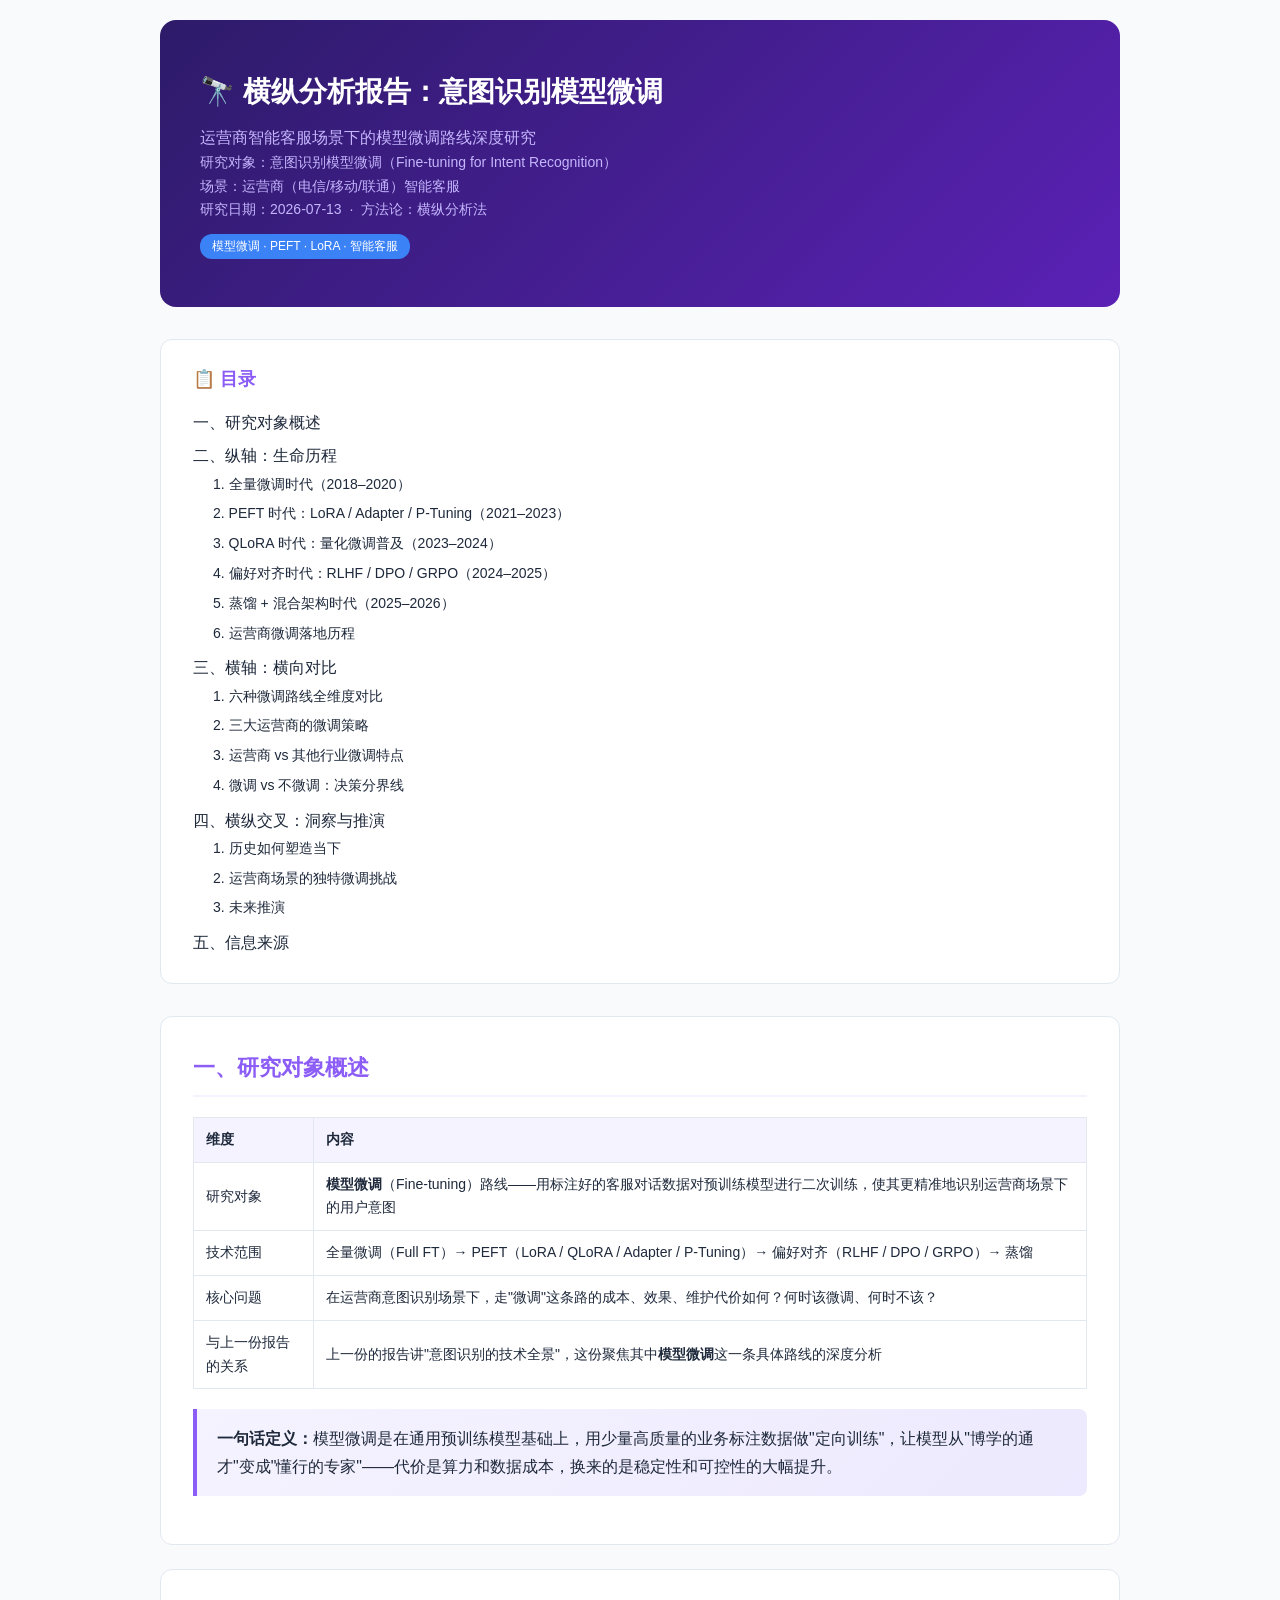
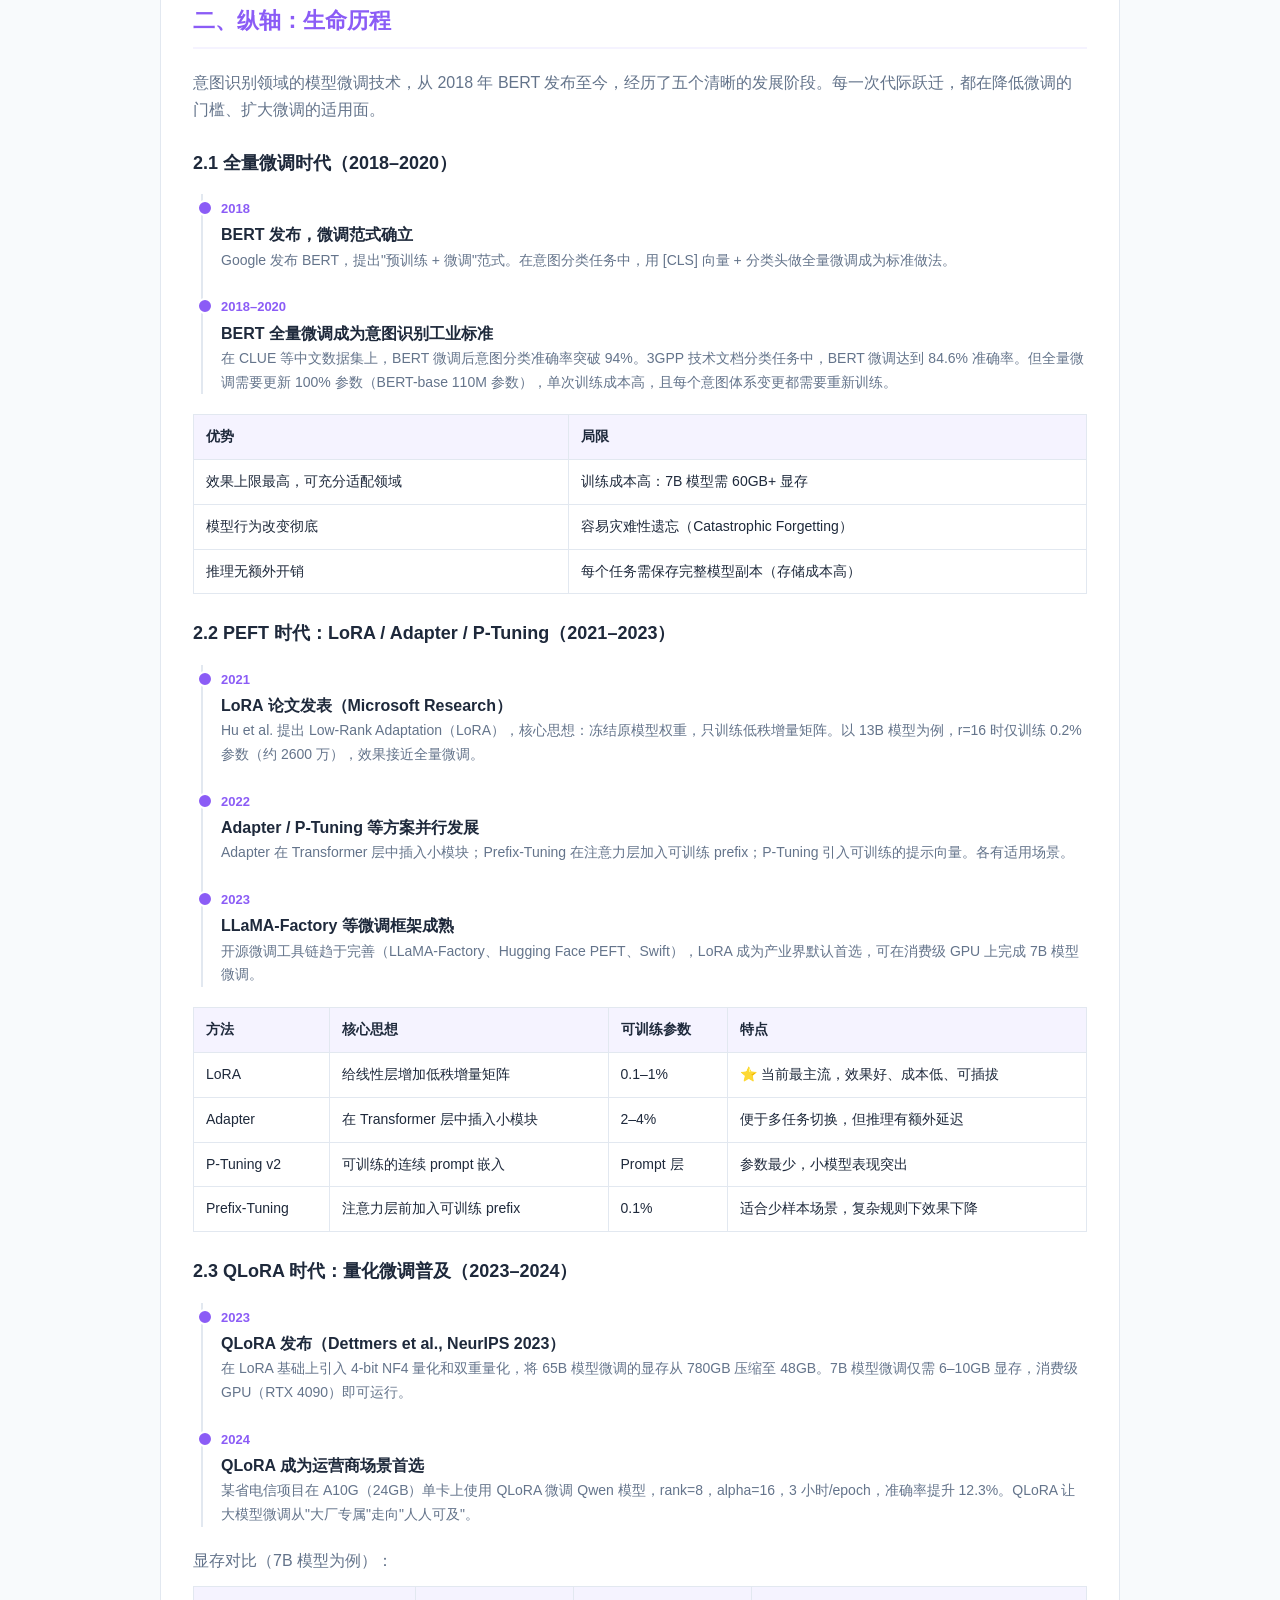
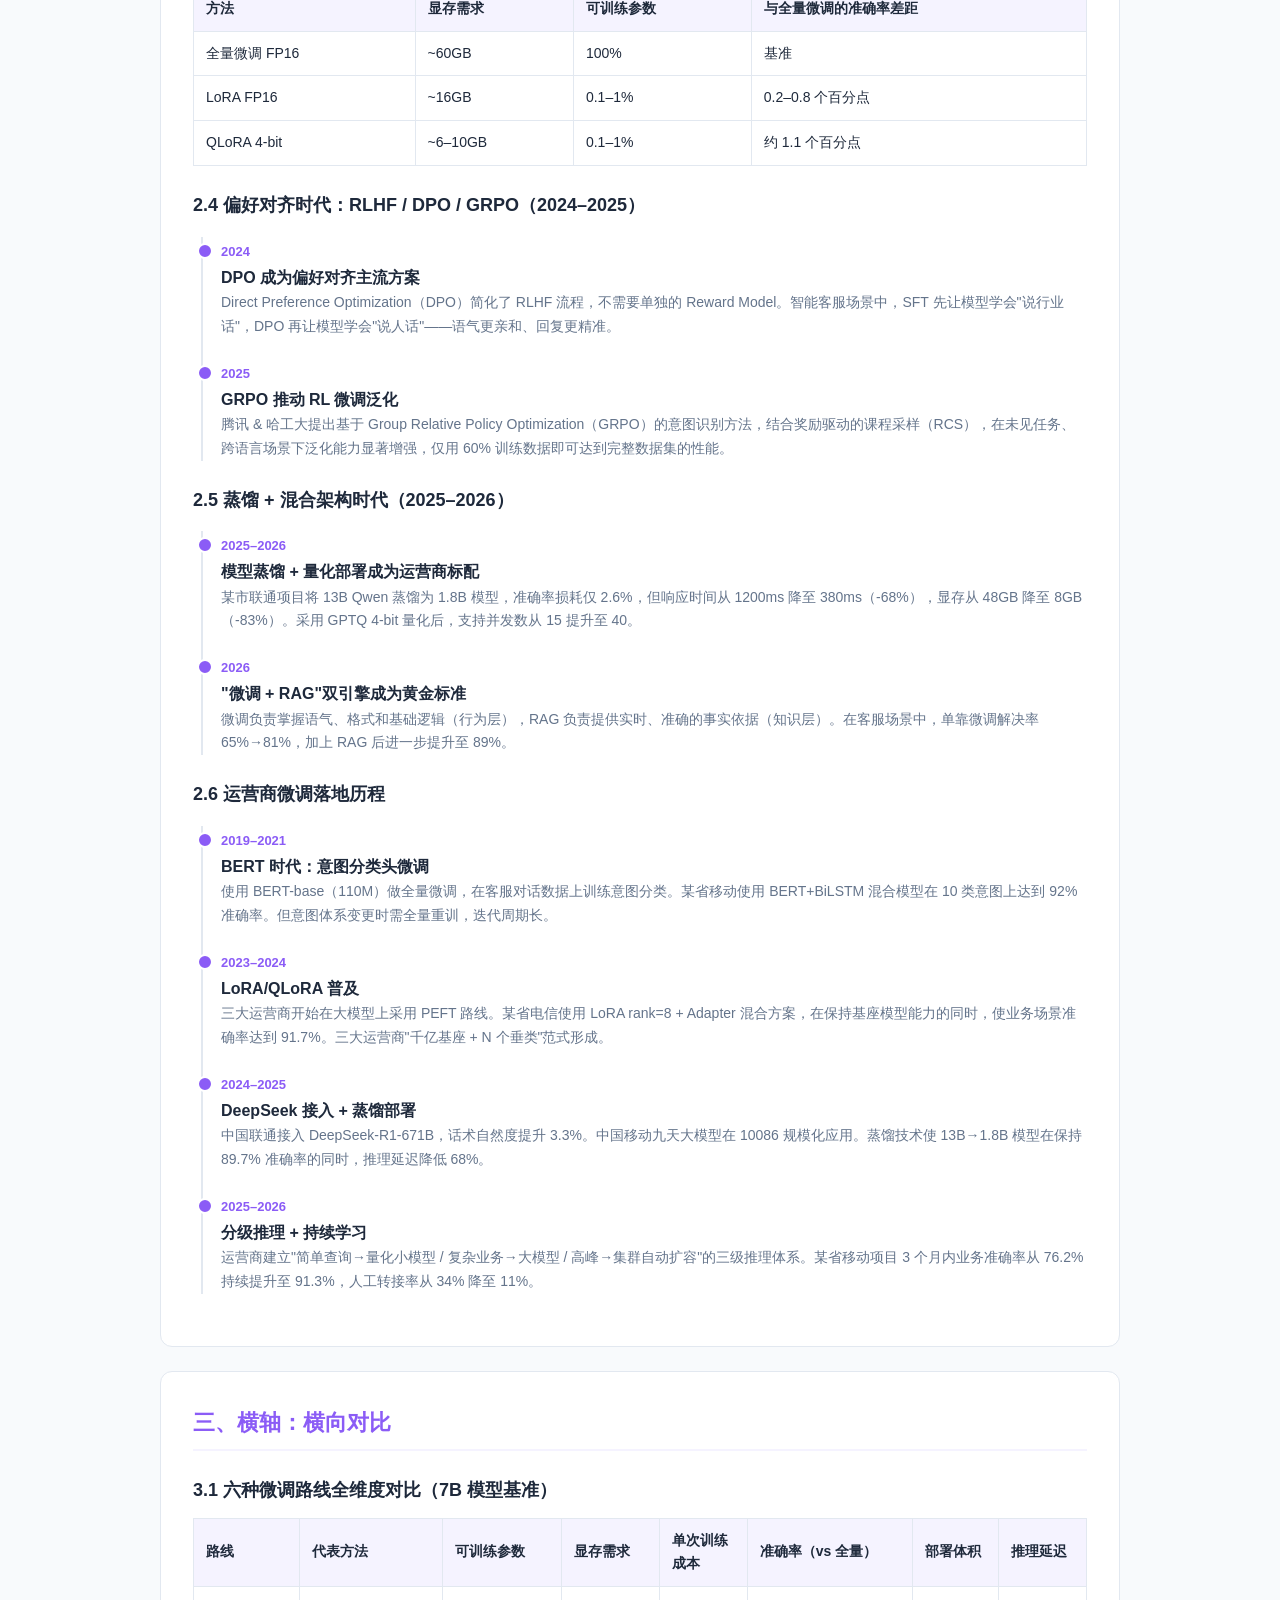
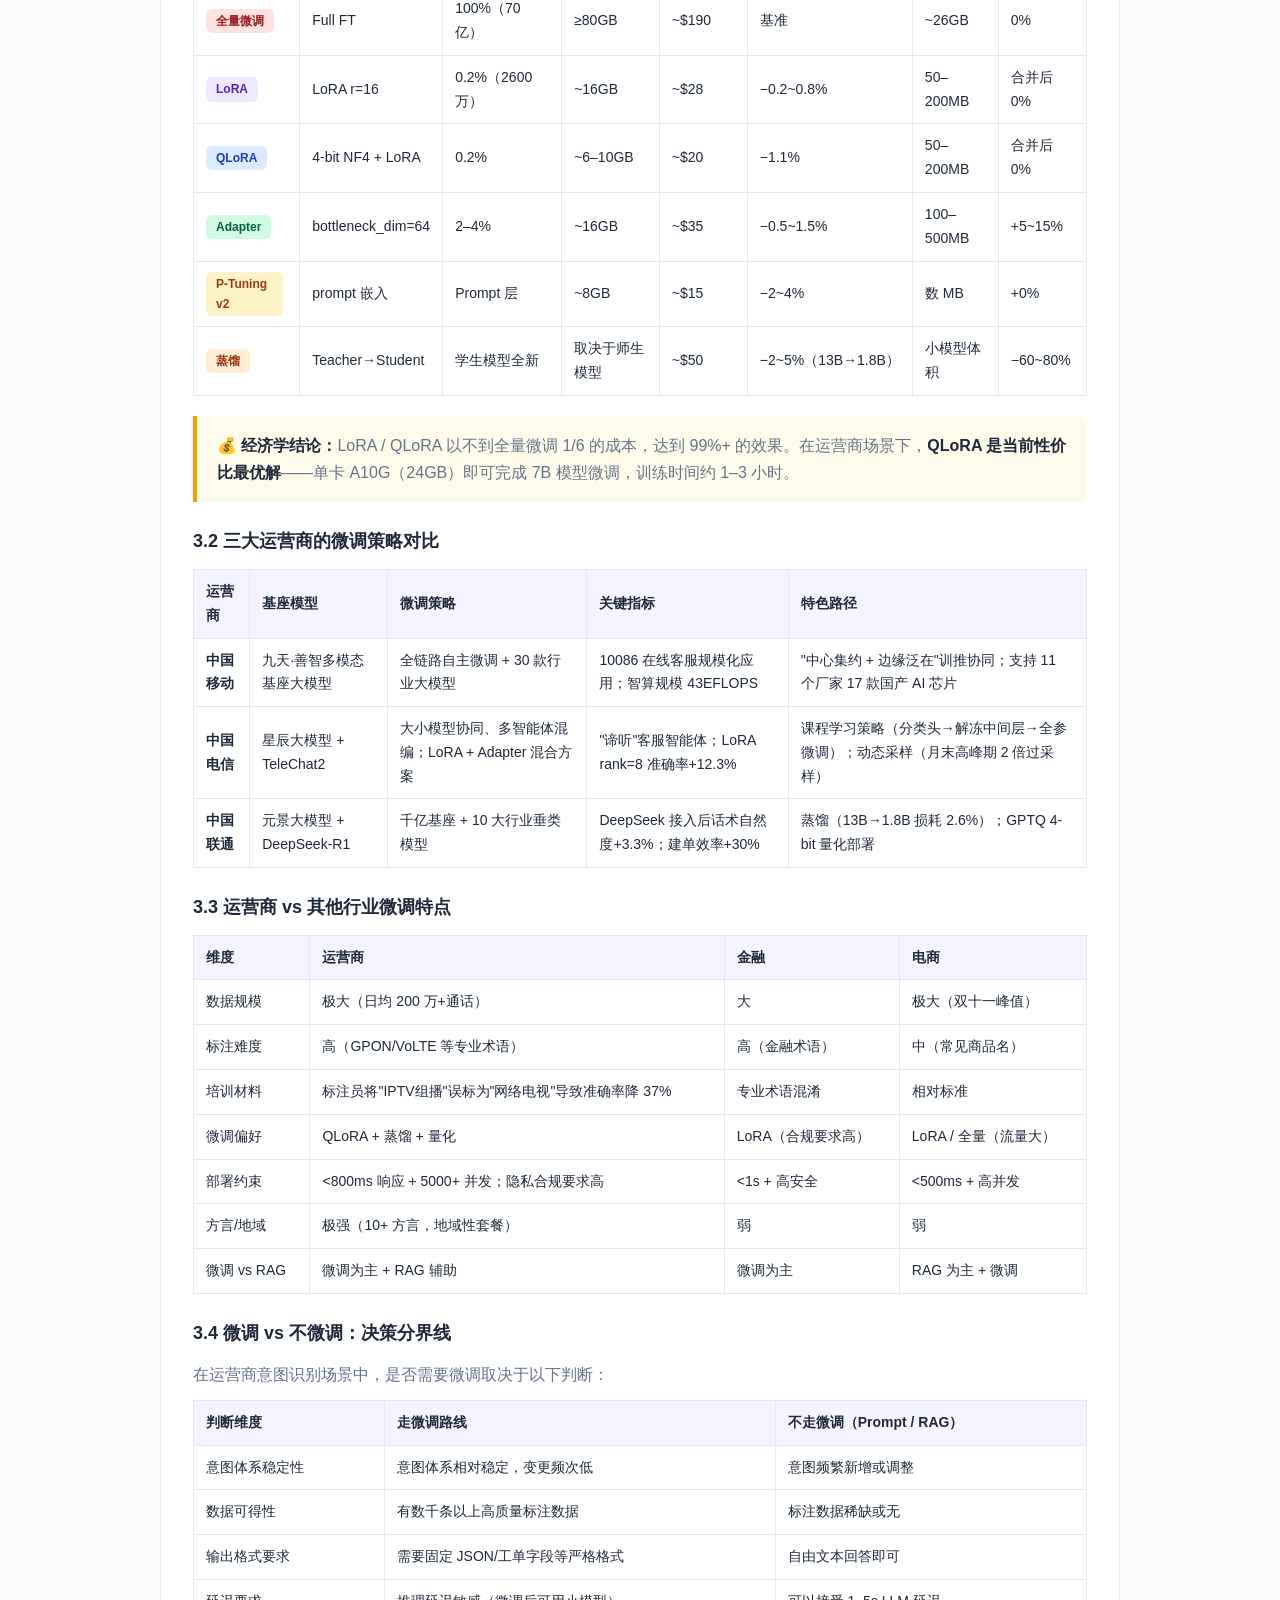
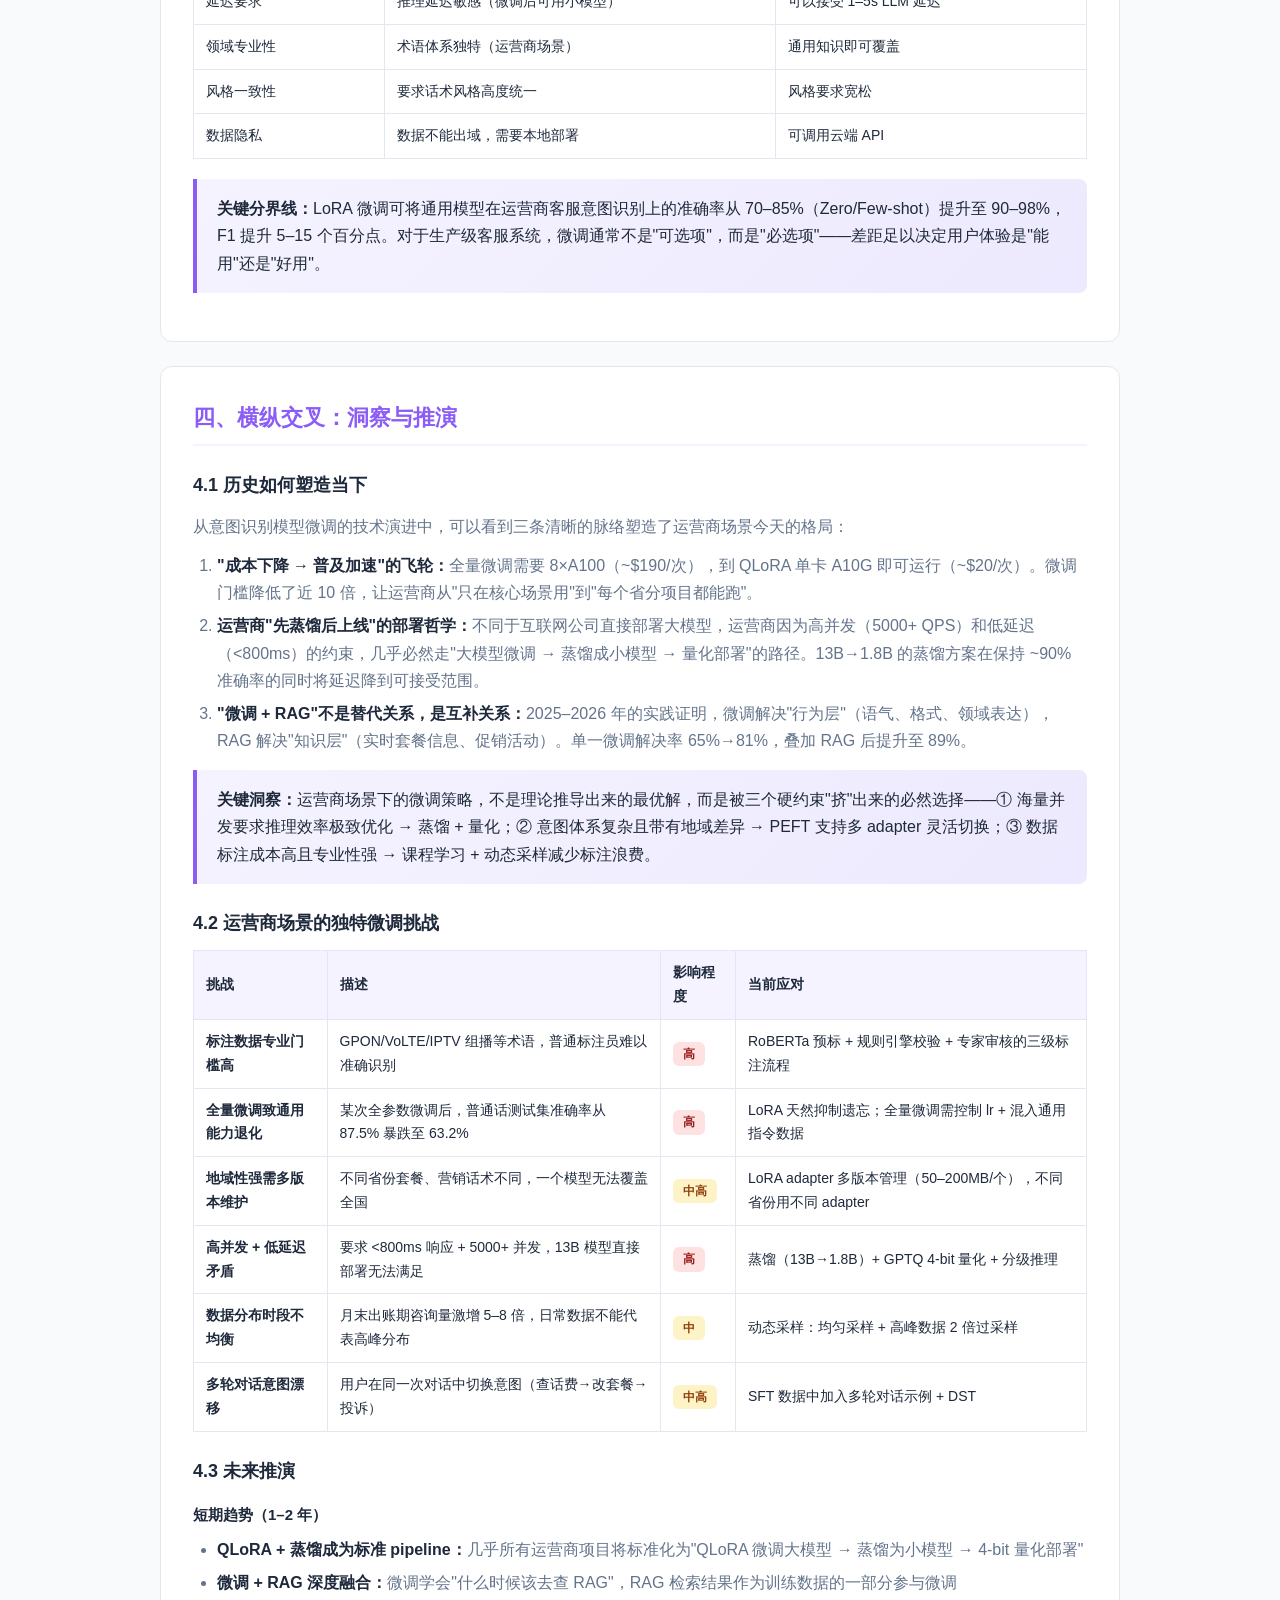
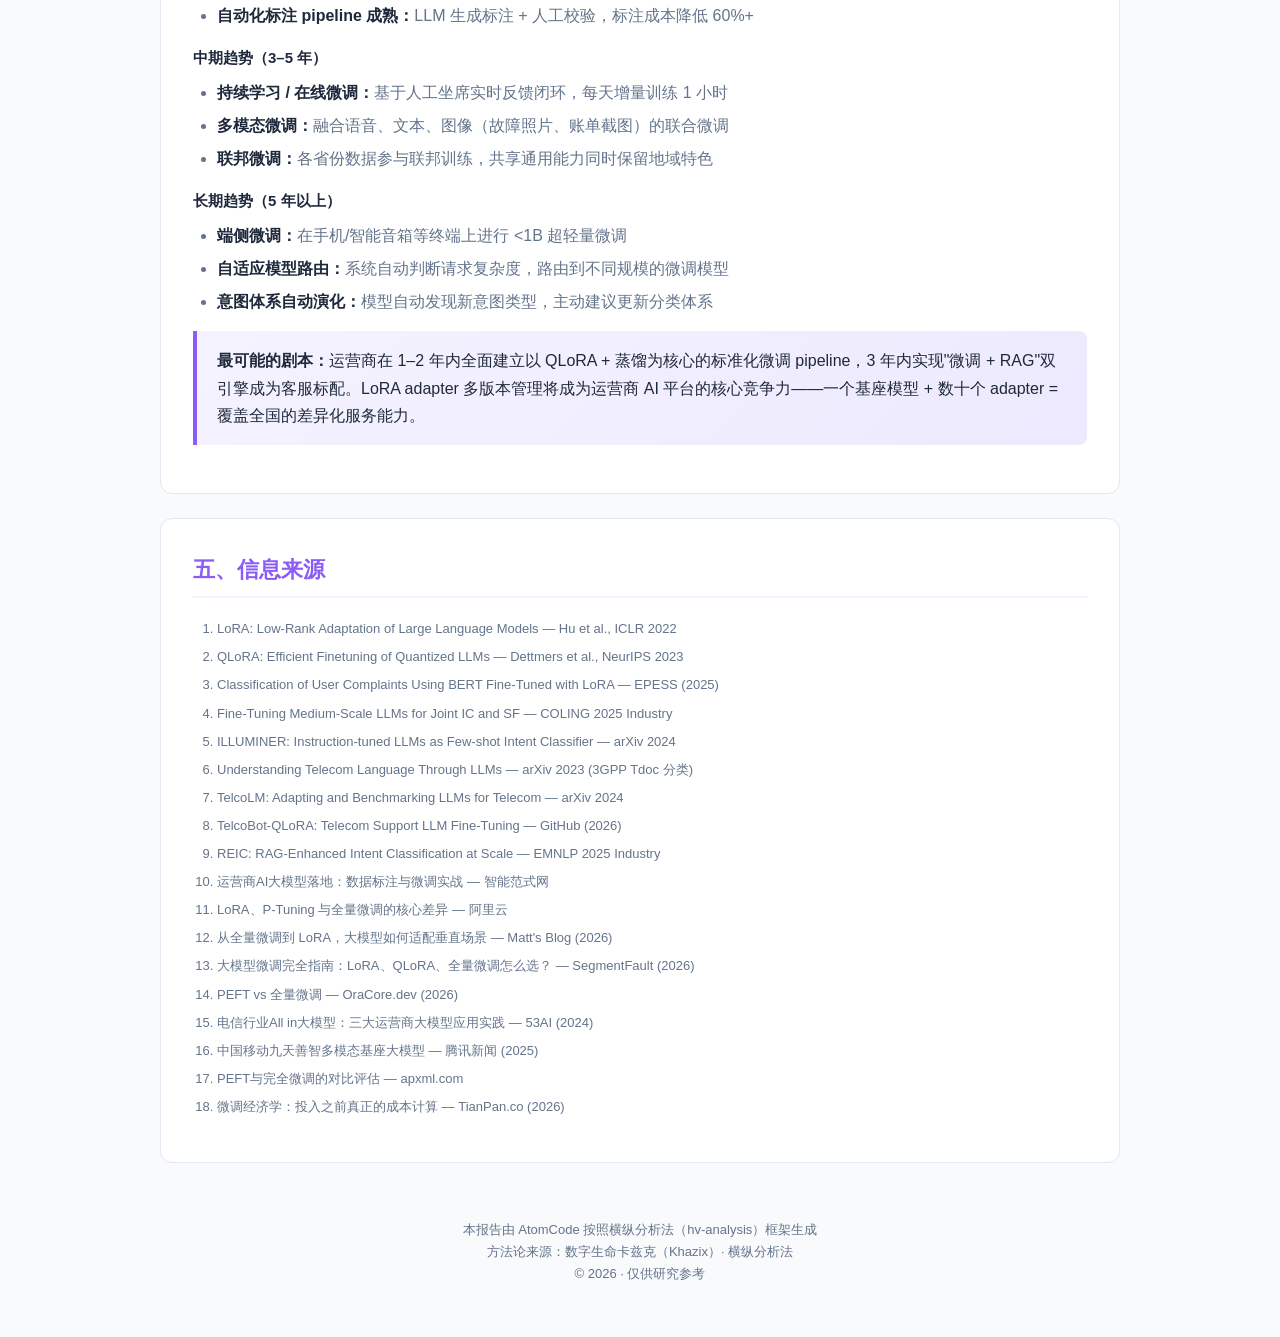
<file: report/intent-recognition-finetuning-telecom.html>
<!DOCTYPE html>
<html lang="zh-CN">
<head>
<meta charset="UTF-8">
<meta name="viewport" content="width=device-width, initial-scale=1.0">
<title>🔭 横纵分析报告：意图识别模型微调 — 运营商智能客服场景</title>
<style>
  :root {
    --bg: #f8fafc;
    --card: #ffffff;
    --border: #e2e8f0;
    --accent: #8b5cf6;
    --accent-light: #f5f3ff;
    --text: #1e293b;
    --text-secondary: #64748b;
    --green: #10b981;
    --yellow: #f59e0b;
    --red: #ef4444;
    --purple: #8b5cf6;
    --blue: #3b82f6;
    --orange: #f97316;
  }
  * { margin:0; padding:0; box-sizing:border-box; }
  body {
    font-family: -apple-system, BlinkMacSystemFont, "Segoe UI", Roboto, "Noto Sans SC", sans-serif;
    background: var(--bg);
    color: var(--text);
    line-height: 1.7;
    padding: 20px;
  }
  .container { max-width: 960px; margin: 0 auto; }

  .header {
    background: linear-gradient(135deg, #2d1b69 0%, #5b21b6 100%);
    color: white;
    padding: 48px 40px;
    border-radius: 16px;
    margin-bottom: 32px;
  }
  .header h1 { font-size: 28px; margin-bottom: 8px; }
  .header .meta { color: #c4b5fd; font-size: 14px; }
  .header .badge {
    display: inline-block;
    background: var(--blue);
    padding: 2px 12px;
    border-radius: 12px;
    font-size: 12px;
    margin-top: 12px;
  }

  .toc { background: var(--card); border: 1px solid var(--border); border-radius: 12px; padding: 24px 32px; margin-bottom: 32px; }
  .toc h2 { font-size: 18px; margin-bottom: 12px; color: var(--accent); }
  .toc ul { list-style: none; padding: 0; }
  .toc li { padding: 3px 0; }
  .toc a { color: var(--text); text-decoration: none; }
  .toc a:hover { color: var(--accent); }
  .toc .sub { padding-left: 20px; font-size: 14px; color: var(--text-secondary); }

  .card { background: var(--card); border: 1px solid var(--border); border-radius: 12px; padding: 32px; margin-bottom: 24px; }
  .card h2 { font-size: 22px; color: var(--accent); border-bottom: 2px solid var(--accent-light); padding-bottom: 8px; margin-bottom: 20px; }
  .card h3 { font-size: 18px; color: var(--text); margin-top: 24px; margin-bottom: 12px; }
  .card h4 { font-size: 15px; color: var(--text); margin-top: 16px; margin-bottom: 8px; }
  .card p { margin-bottom: 12px; color: var(--text-secondary); }
  .card ul, .card ol { margin: 8px 0 12px 24px; color: var(--text-secondary); }
  .card li { margin-bottom: 6px; }
  .card strong { color: var(--text); }

  .tag { display: inline-block; padding: 2px 10px; border-radius: 6px; font-size: 12px; font-weight: 600; margin-right: 4px; }
  .tag-green { background: #d1fae5; color: #065f46; }
  .tag-yellow { background: #fef3c7; color: #92400e; }
  .tag-blue { background: #dbeafe; color: #1e40af; }
  .tag-red { background: #fee2e2; color: #991b1b; }
  .tag-purple { background: #ede9fe; color: #5b21b6; }
  .tag-orange { background: #ffedd5; color: #9a3412; }

  .timeline { position: relative; padding-left: 28px; margin: 16px 0; }
  .timeline::before { content: ''; position: absolute; left: 8px; top: 0; bottom: 0; width: 2px; background: #e2e8f0; }
  .tl-item { position: relative; margin-bottom: 20px; }
  .tl-item::before { content: ''; position: absolute; left: -24px; top: 6px; width: 12px; height: 12px; border-radius: 50%; background: var(--accent); border: 2px solid white; }
  .tl-item .tl-year { font-size: 13px; font-weight: 700; color: var(--accent); }
  .tl-item .tl-title { font-weight: 600; color: var(--text); }
  .tl-item .tl-desc { font-size: 14px; color: var(--text-secondary); }

  table { width: 100%; border-collapse: collapse; margin: 12px 0 20px; font-size: 14px; }
  th, td { border: 1px solid var(--border); padding: 10px 12px; text-align: left; }
  th { background: var(--accent-light); color: var(--text); font-weight: 600; }
  tr:hover { background: #f1f5f9; }

  .insight { background: linear-gradient(135deg, #f5f3ff, #ede9fe); border-left: 4px solid var(--purple); padding: 16px 20px; border-radius: 0 8px 8px 0; margin: 16px 0; }
  .insight p { color: var(--text); margin: 0; }
  .callout { background: #fffbeb; border-left: 4px solid var(--yellow); padding: 16px 20px; border-radius: 0 8px 8px 0; margin: 16px 0; }
  .callout p { margin: 0; }

  .footer { text-align: center; padding: 32px; color: var(--text-secondary); font-size: 13px; }

  pre { background: #f1f5f9; padding: 12px; border-radius: 8px; font-size: 13px; overflow-x: auto; margin: 12px 0; }

  @media (max-width: 640px) {
    body { padding: 12px; }
    .header { padding: 28px 20px; }
    .header h1 { font-size: 22px; }
    .card { padding: 20px; }
    table, th, td { font-size: 12px; padding: 6px 8px; }
  }
</style>
</head>
<body>
<div class="container">

  <!-- Header -->
  <div class="header">
    <h1>🔭 横纵分析报告：意图识别模型微调</h1>
    <p style="color:#c4b5fd;margin-top:4px;">运营商智能客服场景下的模型微调路线深度研究</p>
    <div class="meta">
      研究对象：意图识别模型微调（Fine-tuning for Intent Recognition）<br>
      场景：运营商（电信/移动/联通）智能客服<br>
      研究日期：2026-07-13 &nbsp;·&nbsp; 方法论：横纵分析法
    </div>
    <span class="badge">模型微调 · PEFT · LoRA · 智能客服</span>
  </div>

  <!-- TOC -->
  <div class="toc">
    <h2>📋 目录</h2>
    <ul>
      <li><a href="#sec1">一、研究对象概述</a></li>
      <li><a href="#sec2">二、纵轴：生命历程</a>
        <ul class="sub">
          <li><a href="#sec2-1">1. 全量微调时代（2018–2020）</a></li>
          <li><a href="#sec2-2">2. PEFT 时代：LoRA / Adapter / P-Tuning（2021–2023）</a></li>
          <li><a href="#sec2-3">3. QLoRA 时代：量化微调普及（2023–2024）</a></li>
          <li><a href="#sec2-4">4. 偏好对齐时代：RLHF / DPO / GRPO（2024–2025）</a></li>
          <li><a href="#sec2-5">5. 蒸馏 + 混合架构时代（2025–2026）</a></li>
          <li><a href="#sec2-6">6. 运营商微调落地历程</a></li>
        </ul>
      </li>
      <li><a href="#sec3">三、横轴：横向对比</a>
        <ul class="sub">
          <li><a href="#sec3-1">1. 六种微调路线全维度对比</a></li>
          <li><a href="#sec3-2">2. 三大运营商的微调策略</a></li>
          <li><a href="#sec3-3">3. 运营商 vs 其他行业微调特点</a></li>
          <li><a href="#sec3-4">4. 微调 vs 不微调：决策分界线</a></li>
        </ul>
      </li>
      <li><a href="#sec4">四、横纵交叉：洞察与推演</a>
        <ul class="sub">
          <li><a href="#sec4-1">1. 历史如何塑造当下</a></li>
          <li><a href="#sec4-2">2. 运营商场景的独特微调挑战</a></li>
          <li><a href="#sec4-3">3. 未来推演</a></li>
        </ul>
      </li>
      <li><a href="#sec5">五、信息来源</a></li>
    </ul>
  </div>

  <!-- Section 1 -->
  <div class="card" id="sec1">
    <h2>一、研究对象概述</h2>
    <table>
      <tr><th style="width:120px">维度</th><th>内容</th></tr>
      <tr><td>研究对象</td><td><strong>模型微调</strong>（Fine-tuning）路线——用标注好的客服对话数据对预训练模型进行二次训练，使其更精准地识别运营商场景下的用户意图</td></tr>
      <tr><td>技术范围</td><td>全量微调（Full FT）→ PEFT（LoRA / QLoRA / Adapter / P-Tuning）→ 偏好对齐（RLHF / DPO / GRPO）→ 蒸馏</td></tr>
      <tr><td>核心问题</td><td>在运营商意图识别场景下，走"微调"这条路的成本、效果、维护代价如何？何时该微调、何时不该？</td></tr>
      <tr><td>与上一份报告的关系</td><td>上一份的报告讲"意图识别的技术全景"，这份聚焦其中<strong>模型微调</strong>这一条具体路线的深度分析</td></tr>
    </table>

    <div class="insight">
      <p><strong>一句话定义：</strong>模型微调是在通用预训练模型基础上，用少量高质量的业务标注数据做"定向训练"，让模型从"博学的通才"变成"懂行的专家"——代价是算力和数据成本，换来的是稳定性和可控性的大幅提升。</p>
    </div>
  </div>

  <!-- Section 2: Vertical -->
  <div class="card" id="sec2">
    <h2>二、纵轴：生命历程</h2>
    <p>意图识别领域的模型微调技术，从 2018 年 BERT 发布至今，经历了五个清晰的发展阶段。每一次代际跃迁，都在降低微调的门槛、扩大微调的适用面。</p>

    <h3 id="sec2-1">2.1 全量微调时代（2018–2020）</h3>
    <div class="timeline">
      <div class="tl-item">
        <span class="tl-year">2018</span>
        <div class="tl-title">BERT 发布，微调范式确立</div>
        <div class="tl-desc">Google 发布 BERT，提出"预训练 + 微调"范式。在意图分类任务中，用 [CLS] 向量 + 分类头做全量微调成为标准做法。</div>
      </div>
      <div class="tl-item">
        <span class="tl-year">2018–2020</span>
        <div class="tl-title">BERT 全量微调成为意图识别工业标准</div>
        <div class="tl-desc">在 CLUE 等中文数据集上，BERT 微调后意图分类准确率突破 94%。3GPP 技术文档分类任务中，BERT 微调达到 84.6% 准确率。但全量微调需要更新 100% 参数（BERT-base 110M 参数），单次训练成本高，且每个意图体系变更都需要重新训练。</div>
      </div>
    </div>
    <table>
      <tr><th>优势</th><th>局限</th></tr>
      <tr><td>效果上限最高，可充分适配领域</td><td>训练成本高：7B 模型需 60GB+ 显存</td></tr>
      <tr><td>模型行为改变彻底</td><td>容易灾难性遗忘（Catastrophic Forgetting）</td></tr>
      <tr><td>推理无额外开销</td><td>每个任务需保存完整模型副本（存储成本高）</td></tr>
    </table>

    <h3 id="sec2-2">2.2 PEFT 时代：LoRA / Adapter / P-Tuning（2021–2023）</h3>
    <div class="timeline">
      <div class="tl-item">
        <span class="tl-year">2021</span>
        <div class="tl-title">LoRA 论文发表（Microsoft Research）</div>
        <div class="tl-desc">Hu et al. 提出 Low-Rank Adaptation（LoRA），核心思想：冻结原模型权重，只训练低秩增量矩阵。以 13B 模型为例，r=16 时仅训练 0.2% 参数（约 2600 万），效果接近全量微调。</div>
      </div>
      <div class="tl-item">
        <span class="tl-year">2022</span>
        <div class="tl-title">Adapter / P-Tuning 等方案并行发展</div>
        <div class="tl-desc">Adapter 在 Transformer 层中插入小模块；Prefix-Tuning 在注意力层加入可训练 prefix；P-Tuning 引入可训练的提示向量。各有适用场景。</div>
      </div>
      <div class="tl-item">
        <span class="tl-year">2023</span>
        <div class="tl-title">LLaMA-Factory 等微调框架成熟</div>
        <div class="tl-desc">开源微调工具链趋于完善（LLaMA-Factory、Hugging Face PEFT、Swift），LoRA 成为产业界默认首选，可在消费级 GPU 上完成 7B 模型微调。</div>
      </div>
    </div>

    <table>
      <tr><th>方法</th><th>核心思想</th><th>可训练参数</th><th>特点</th></tr>
      <tr><td>LoRA</td><td>给线性层增加低秩增量矩阵</td><td>0.1–1%</td><td>⭐ 当前最主流，效果好、成本低、可插拔</td></tr>
      <tr><td>Adapter</td><td>在 Transformer 层中插入小模块</td><td>2–4%</td><td>便于多任务切换，但推理有额外延迟</td></tr>
      <tr><td>P-Tuning v2</td><td>可训练的连续 prompt 嵌入</td><td>Prompt 层</td><td>参数最少，小模型表现突出</td></tr>
      <tr><td>Prefix-Tuning</td><td>注意力层前加入可训练 prefix</td><td>0.1%</td><td>适合少样本场景，复杂规则下效果下降</td></tr>
    </table>

    <h3 id="sec2-3">2.3 QLoRA 时代：量化微调普及（2023–2024）</h3>
    <div class="timeline">
      <div class="tl-item">
        <span class="tl-year">2023</span>
        <div class="tl-title">QLoRA 发布（Dettmers et al., NeurIPS 2023）</div>
        <div class="tl-desc">在 LoRA 基础上引入 4-bit NF4 量化和双重量化，将 65B 模型微调的显存从 780GB 压缩至 48GB。7B 模型微调仅需 6–10GB 显存，消费级 GPU（RTX 4090）即可运行。</div>
      </div>
      <div class="tl-item">
        <span class="tl-year">2024</span>
        <div class="tl-title">QLoRA 成为运营商场景首选</div>
        <div class="tl-desc">某省电信项目在 A10G（24GB）单卡上使用 QLoRA 微调 Qwen 模型，rank=8，alpha=16，3 小时/epoch，准确率提升 12.3%。QLoRA 让大模型微调从"大厂专属"走向"人人可及"。</div>
      </div>
    </div>
    <p>显存对比（7B 模型为例）：</p>
    <table>
      <tr><th>方法</th><th>显存需求</th><th>可训练参数</th><th>与全量微调的准确率差距</th></tr>
      <tr><td>全量微调 FP16</td><td>~60GB</td><td>100%</td><td>基准</td></tr>
      <tr><td>LoRA FP16</td><td>~16GB</td><td>0.1–1%</td><td>0.2–0.8 个百分点</td></tr>
      <tr><td>QLoRA 4-bit</td><td>~6–10GB</td><td>0.1–1%</td><td>约 1.1 个百分点</td></tr>
    </table>

    <h3 id="sec2-4">2.4 偏好对齐时代：RLHF / DPO / GRPO（2024–2025）</h3>
    <div class="timeline">
      <div class="tl-item">
        <span class="tl-year">2024</span>
        <div class="tl-title">DPO 成为偏好对齐主流方案</div>
        <div class="tl-desc">Direct Preference Optimization（DPO）简化了 RLHF 流程，不需要单独的 Reward Model。智能客服场景中，SFT 先让模型学会"说行业话"，DPO 再让模型学会"说人话"——语气更亲和、回复更精准。</div>
      </div>
      <div class="tl-item">
        <span class="tl-year">2025</span>
        <div class="tl-title">GRPO 推动 RL 微调泛化</div>
        <div class="tl-desc">腾讯 & 哈工大提出基于 Group Relative Policy Optimization（GRPO）的意图识别方法，结合奖励驱动的课程采样（RCS），在未见任务、跨语言场景下泛化能力显著增强，仅用 60% 训练数据即可达到完整数据集的性能。</div>
      </div>
    </div>

    <h3 id="sec2-5">2.5 蒸馏 + 混合架构时代（2025–2026）</h3>
    <div class="timeline">
      <div class="tl-item">
        <span class="tl-year">2025–2026</span>
        <div class="tl-title">模型蒸馏 + 量化部署成为运营商标配</div>
        <div class="tl-desc">某市联通项目将 13B Qwen 蒸馏为 1.8B 模型，准确率损耗仅 2.6%，但响应时间从 1200ms 降至 380ms（-68%），显存从 48GB 降至 8GB（-83%）。采用 GPTQ 4-bit 量化后，支持并发数从 15 提升至 40。</div>
      </div>
      <div class="tl-item">
        <span class="tl-year">2026</span>
        <div class="tl-title">"微调 + RAG"双引擎成为黄金标准</div>
        <div class="tl-desc">微调负责掌握语气、格式和基础逻辑（行为层），RAG 负责提供实时、准确的事实依据（知识层）。在客服场景中，单靠微调解决率 65%→81%，加上 RAG 后进一步提升至 89%。</div>
      </div>
    </div>

    <h3 id="sec2-6">2.6 运营商微调落地历程</h3>
    <div class="timeline">
      <div class="tl-item">
        <span class="tl-year">2019–2021</span>
        <div class="tl-title">BERT 时代：意图分类头微调</div>
        <div class="tl-desc">使用 BERT-base（110M）做全量微调，在客服对话数据上训练意图分类。某省移动使用 BERT+BiLSTM 混合模型在 10 类意图上达到 92% 准确率。但意图体系变更时需全量重训，迭代周期长。</div>
      </div>
      <div class="tl-item">
        <span class="tl-year">2023–2024</span>
        <div class="tl-title">LoRA/QLoRA 普及</div>
        <div class="tl-desc">三大运营商开始在大模型上采用 PEFT 路线。某省电信使用 LoRA rank=8 + Adapter 混合方案，在保持基座模型能力的同时，使业务场景准确率达到 91.7%。三大运营商"千亿基座 + N 个垂类"范式形成。</div>
      </div>
      <div class="tl-item">
        <span class="tl-year">2024–2025</span>
        <div class="tl-title">DeepSeek 接入 + 蒸馏部署</div>
        <div class="tl-desc">中国联通接入 DeepSeek-R1-671B，话术自然度提升 3.3%。中国移动九天大模型在 10086 规模化应用。蒸馏技术使 13B→1.8B 模型在保持 89.7% 准确率的同时，推理延迟降低 68%。</div>
      </div>
      <div class="tl-item">
        <span class="tl-year">2025–2026</span>
        <div class="tl-title">分级推理 + 持续学习</div>
        <div class="tl-desc">运营商建立"简单查询→量化小模型 / 复杂业务→大模型 / 高峰→集群自动扩容"的三级推理体系。某省移动项目 3 个月内业务准确率从 76.2% 持续提升至 91.3%，人工转接率从 34% 降至 11%。</div>
      </div>
    </div>
  </div>

  <!-- Section 3: Horizontal -->
  <div class="card" id="sec3">
    <h2>三、横轴：横向对比</h2>

    <h3 id="sec3-1">3.1 六种微调路线全维度对比（7B 模型基准）</h3>
    <table>
      <tr><th>路线</th><th>代表方法</th><th>可训练参数</th><th>显存需求</th><th>单次训练成本</th><th>准确率（vs 全量）</th><th>部署体积</th><th>推理延迟</th></tr>
      <tr>
        <td><span class="tag tag-red">全量微调</span></td>
        <td>Full FT</td>
        <td>100%（70 亿）</td>
        <td>≥80GB</td>
        <td>~$190</td>
        <td>基准</td>
        <td>~26GB</td>
        <td>0%</td>
      </tr>
      <tr>
        <td><span class="tag tag-purple">LoRA</span></td>
        <td>LoRA r=16</td>
        <td>0.2%（2600 万）</td>
        <td>~16GB</td>
        <td>~$28</td>
        <td>−0.2~0.8%</td>
        <td>50–200MB</td>
        <td>合并后 0%</td>
      </tr>
      <tr>
        <td><span class="tag tag-blue">QLoRA</span></td>
        <td>4-bit NF4 + LoRA</td>
        <td>0.2%</td>
        <td>~6–10GB</td>
        <td>~$20</td>
        <td>−1.1%</td>
        <td>50–200MB</td>
        <td>合并后 0%</td>
      </tr>
      <tr>
        <td><span class="tag tag-green">Adapter</span></td>
        <td>bottleneck_dim=64</td>
        <td>2–4%</td>
        <td>~16GB</td>
        <td>~$35</td>
        <td>−0.5~1.5%</td>
        <td>100–500MB</td>
        <td>+5~15%</td>
      </tr>
      <tr>
        <td><span class="tag tag-yellow">P-Tuning v2</span></td>
        <td>prompt 嵌入</td>
        <td>Prompt 层</td>
        <td>~8GB</td>
        <td>~$15</td>
        <td>−2~4%</td>
        <td>数 MB</td>
        <td>+0%</td>
      </tr>
      <tr>
        <td><span class="tag tag-orange">蒸馏</span></td>
        <td>Teacher→Student</td>
        <td>学生模型全新</td>
        <td>取决于师生模型</td>
        <td>~$50</td>
        <td>−2~5%（13B→1.8B）</td>
        <td>小模型体积</td>
        <td>−60~80%</td>
      </tr>
    </table>

    <div class="callout">
      <p><strong>💰 经济学结论：</strong>LoRA / QLoRA 以不到全量微调 1/6 的成本，达到 99%+ 的效果。在运营商场景下，<strong>QLoRA 是当前性价比最优解</strong>——单卡 A10G（24GB）即可完成 7B 模型微调，训练时间约 1–3 小时。</p>
    </div>

    <h3 id="sec3-2">3.2 三大运营商的微调策略对比</h3>
    <table>
      <tr><th>运营商</th><th>基座模型</th><th>微调策略</th><th>关键指标</th><th>特色路径</th></tr>
      <tr>
        <td><strong>中国移动</strong></td>
        <td>九天·善智多模态基座大模型</td>
        <td>全链路自主微调 + 30 款行业大模型</td>
        <td>10086 在线客服规模化应用；智算规模 43EFLOPS</td>
        <td>"中心集约 + 边缘泛在"训推协同；支持 11 个厂家 17 款国产 AI 芯片</td>
      </tr>
      <tr>
        <td><strong>中国电信</strong></td>
        <td>星辰大模型 + TeleChat2</td>
        <td>大小模型协同、多智能体混编；LoRA + Adapter 混合方案</td>
        <td>"谛听"客服智能体；LoRA rank=8 准确率+12.3%</td>
        <td>课程学习策略（分类头→解冻中间层→全参微调）；动态采样（月末高峰期 2 倍过采样）</td>
      </tr>
      <tr>
        <td><strong>中国联通</strong></td>
        <td>元景大模型 + DeepSeek-R1</td>
        <td>千亿基座 + 10 大行业垂类模型</td>
        <td>DeepSeek 接入后话术自然度+3.3%；建单效率+30%</td>
        <td>蒸馏（13B→1.8B 损耗 2.6%）；GPTQ 4-bit 量化部署</td>
      </tr>
    </table>

    <h3 id="sec3-3">3.3 运营商 vs 其他行业微调特点</h3>
    <table>
      <tr><th>维度</th><th>运营商</th><th>金融</th><th>电商</th></tr>
      <tr><td>数据规模</td><td>极大（日均 200 万+通话）</td><td>大</td><td>极大（双十一峰值）</td></tr>
      <tr><td>标注难度</td><td>高（GPON/VoLTE 等专业术语）</td><td>高（金融术语）</td><td>中（常见商品名）</td></tr>
      <tr><td>培训材料</td><td>标注员将"IPTV组播"误标为"网络电视"导致准确率降 37%</td><td>专业术语混淆</td><td>相对标准</td></tr>
      <tr><td>微调偏好</td><td>QLoRA + 蒸馏 + 量化</td><td>LoRA（合规要求高）</td><td>LoRA / 全量（流量大）</td></tr>
      <tr><td>部署约束</td><td>&lt;800ms 响应 + 5000+ 并发；隐私合规要求高</td><td>&lt;1s + 高安全</td><td>&lt;500ms + 高并发</td></tr>
      <tr><td>方言/地域</td><td>极强（10+ 方言，地域性套餐）</td><td>弱</td><td>弱</td></tr>
      <tr><td>微调 vs RAG</td><td>微调为主 + RAG 辅助</td><td>微调为主</td><td>RAG 为主 + 微调</td></tr>
    </table>

    <h3 id="sec3-4">3.4 微调 vs 不微调：决策分界线</h3>
    <p>在运营商意图识别场景中，是否需要微调取决于以下判断：</p>
    <table>
      <tr><th>判断维度</th><th>走微调路线</th><th>不走微调（Prompt / RAG）</th></tr>
      <tr><td>意图体系稳定性</td><td>意图体系相对稳定，变更频次低</td><td>意图频繁新增或调整</td></tr>
      <tr><td>数据可得性</td><td>有数千条以上高质量标注数据</td><td>标注数据稀缺或无</td></tr>
      <tr><td>输出格式要求</td><td>需要固定 JSON/工单字段等严格格式</td><td>自由文本回答即可</td></tr>
      <tr><td>延迟要求</td><td>推理延迟敏感（微调后可用小模型）</td><td>可以接受 1–5s LLM 延迟</td></tr>
      <tr><td>领域专业性</td><td>术语体系独特（运营商场景）</td><td>通用知识即可覆盖</td></tr>
      <tr><td>风格一致性</td><td>要求话术风格高度统一</td><td>风格要求宽松</td></tr>
      <tr><td>数据隐私</td><td>数据不能出域，需要本地部署</td><td>可调用云端 API</td></tr>
    </table>

    <div class="insight">
      <p><strong>关键分界线：</strong>LoRA 微调可将通用模型在运营商客服意图识别上的准确率从 70–85%（Zero/Few-shot）提升至 90–98%，F1 提升 5–15 个百分点。对于生产级客服系统，微调通常不是"可选项"，而是"必选项"——差距足以决定用户体验是"能用"还是"好用"。</p>
    </div>
  </div>

  <!-- Section 4: Cross Analysis -->
  <div class="card" id="sec4">
    <h2>四、横纵交叉：洞察与推演</h2>

    <h3 id="sec4-1">4.1 历史如何塑造当下</h3>
    <p>从意图识别模型微调的技术演进中，可以看到三条清晰的脉络塑造了运营商场景今天的格局：</p>
    <ol>
      <li><strong>"成本下降 → 普及加速"的飞轮：</strong>全量微调需要 8×A100（~$190/次），到 QLoRA 单卡 A10G 即可运行（~$20/次）。微调门槛降低了近 10 倍，让运营商从"只在核心场景用"到"每个省分项目都能跑"。</li>
      <li><strong>运营商"先蒸馏后上线"的部署哲学：</strong>不同于互联网公司直接部署大模型，运营商因为高并发（5000+ QPS）和低延迟（&lt;800ms）的约束，几乎必然走"大模型微调 → 蒸馏成小模型 → 量化部署"的路径。13B→1.8B 的蒸馏方案在保持 ~90% 准确率的同时将延迟降到可接受范围。</li>
      <li><strong>"微调 + RAG"不是替代关系，是互补关系：</strong>2025–2026 年的实践证明，微调解决"行为层"（语气、格式、领域表达），RAG 解决"知识层"（实时套餐信息、促销活动）。单一微调解决率 65%→81%，叠加 RAG 后提升至 89%。</li>
    </ol>
    <div class="insight">
      <p><strong>关键洞察：</strong>运营商场景下的微调策略，不是理论推导出来的最优解，而是被三个硬约束"挤"出来的必然选择——① 海量并发要求推理效率极致优化 → 蒸馏 + 量化；② 意图体系复杂且带有地域差异 → PEFT 支持多 adapter 灵活切换；③ 数据标注成本高且专业性强 → 课程学习 + 动态采样减少标注浪费。</p>
    </div>

    <h3 id="sec4-2">4.2 运营商场景的独特微调挑战</h3>
    <table>
      <tr><th>挑战</th><th>描述</th><th>影响程度</th><th>当前应对</th></tr>
      <tr>
        <td><strong>标注数据专业门槛高</strong></td>
        <td>GPON/VoLTE/IPTV 组播等术语，普通标注员难以准确识别</td>
        <td><span class="tag tag-red">高</span></td>
        <td>RoBERTa 预标 + 规则引擎校验 + 专家审核的三级标注流程</td>
      </tr>
      <tr>
        <td><strong>全量微调致通用能力退化</strong></td>
        <td>某次全参数微调后，普通话测试集准确率从 87.5% 暴跌至 63.2%</td>
        <td><span class="tag tag-red">高</span></td>
        <td>LoRA 天然抑制遗忘；全量微调需控制 lr + 混入通用指令数据</td>
      </tr>
      <tr>
        <td><strong>地域性强需多版本维护</strong></td>
        <td>不同省份套餐、营销话术不同，一个模型无法覆盖全国</td>
        <td><span class="tag tag-yellow">中高</span></td>
        <td>LoRA adapter 多版本管理（50–200MB/个），不同省份用不同 adapter</td>
      </tr>
      <tr>
        <td><strong>高并发 + 低延迟矛盾</strong></td>
        <td>要求 &lt;800ms 响应 + 5000+ 并发，13B 模型直接部署无法满足</td>
        <td><span class="tag tag-red">高</span></td>
        <td>蒸馏（13B→1.8B）+ GPTQ 4-bit 量化 + 分级推理</td>
      </tr>
      <tr>
        <td><strong>数据分布时段不均衡</strong></td>
        <td>月末出账期咨询量激增 5–8 倍，日常数据不能代表高峰分布</td>
        <td><span class="tag tag-yellow">中</span></td>
        <td>动态采样：均匀采样 + 高峰数据 2 倍过采样</td>
      </tr>
      <tr>
        <td><strong>多轮对话意图漂移</strong></td>
        <td>用户在同一次对话中切换意图（查话费→改套餐→投诉）</td>
        <td><span class="tag tag-yellow">中高</span></td>
        <td>SFT 数据中加入多轮对话示例 + DST</td>
      </tr>
    </table>

    <h3 id="sec4-3">4.3 未来推演</h3>
    <h4>短期趋势（1–2 年）</h4>
    <ul>
      <li><strong>QLoRA + 蒸馏成为标准 pipeline：</strong>几乎所有运营商项目将标准化为"QLoRA 微调大模型 → 蒸馏为小模型 → 4-bit 量化部署"</li>
      <li><strong>微调 + RAG 深度融合：</strong>微调学会"什么时候该去查 RAG"，RAG 检索结果作为训练数据的一部分参与微调</li>
      <li><strong>自动化标注 pipeline 成熟：</strong>LLM 生成标注 + 人工校验，标注成本降低 60%+</li>
    </ul>
    <h4>中期趋势（3–5 年）</h4>
    <ul>
      <li><strong>持续学习 / 在线微调：</strong>基于人工坐席实时反馈闭环，每天增量训练 1 小时</li>
      <li><strong>多模态微调：</strong>融合语音、文本、图像（故障照片、账单截图）的联合微调</li>
      <li><strong>联邦微调：</strong>各省份数据参与联邦训练，共享通用能力同时保留地域特色</li>
    </ul>
    <h4>长期趋势（5 年以上）</h4>
    <ul>
      <li><strong>端侧微调：</strong>在手机/智能音箱等终端上进行 &lt;1B 超轻量微调</li>
      <li><strong>自适应模型路由：</strong>系统自动判断请求复杂度，路由到不同规模的微调模型</li>
      <li><strong>意图体系自动演化：</strong>模型自动发现新意图类型，主动建议更新分类体系</li>
    </ul>
    <div class="insight">
      <p><strong>最可能的剧本：</strong>运营商在 1–2 年内全面建立以 QLoRA + 蒸馏为核心的标准化微调 pipeline，3 年内实现"微调 + RAG"双引擎成为客服标配。LoRA adapter 多版本管理将成为运营商 AI 平台的核心竞争力——一个基座模型 + 数十个 adapter = 覆盖全国的差异化服务能力。</p>
    </div>
  </div>

  <!-- Section 5: Sources -->
  <div class="card" id="sec5">
    <h2>五、信息来源</h2>
    <ol style="font-size:13px;color:var(--text-secondary);">
      <li>LoRA: Low-Rank Adaptation of Large Language Models — Hu et al., ICLR 2022</li>
      <li>QLoRA: Efficient Finetuning of Quantized LLMs — Dettmers et al., NeurIPS 2023</li>
      <li>Classification of User Complaints Using BERT Fine-Tuned with LoRA — EPESS (2025)</li>
      <li>Fine-Tuning Medium-Scale LLMs for Joint IC and SF — COLING 2025 Industry</li>
      <li>ILLUMINER: Instruction-tuned LLMs as Few-shot Intent Classifier — arXiv 2024</li>
      <li>Understanding Telecom Language Through LLMs — arXiv 2023 (3GPP Tdoc 分类)</li>
      <li>TelcoLM: Adapting and Benchmarking LLMs for Telecom — arXiv 2024</li>
      <li>TelcoBot-QLoRA: Telecom Support LLM Fine-Tuning — GitHub (2026)</li>
      <li>REIC: RAG-Enhanced Intent Classification at Scale — EMNLP 2025 Industry</li>
      <li>运营商AI大模型落地：数据标注与微调实战 — 智能范式网</li>
      <li>LoRA、P-Tuning 与全量微调的核心差异 — 阿里云</li>
      <li>从全量微调到 LoRA，大模型如何适配垂直场景 — Matt's Blog (2026)</li>
      <li>大模型微调完全指南：LoRA、QLoRA、全量微调怎么选？ — SegmentFault (2026)</li>
      <li>PEFT vs 全量微调 — OraCore.dev (2026)</li>
      <li>电信行业All in大模型：三大运营商大模型应用实践 — 53AI (2024)</li>
      <li>中国移动九天善智多模态基座大模型 — 腾讯新闻 (2025)</li>
      <li>PEFT与完全微调的对比评估 — apxml.com</li>
      <li>微调经济学：投入之前真正的成本计算 — TianPan.co (2026)</li>
    </ol>
  </div>

  <!-- Footer -->
  <div class="footer">
    <p>本报告由 AtomCode 按照横纵分析法（hv-analysis）框架生成</p>
    <p>方法论来源：数字生命卡兹克（Khazix）· 横纵分析法</p>
    <p>© 2026 · 仅供研究参考</p>
  </div>

</div>
</body>
</html>
</file>
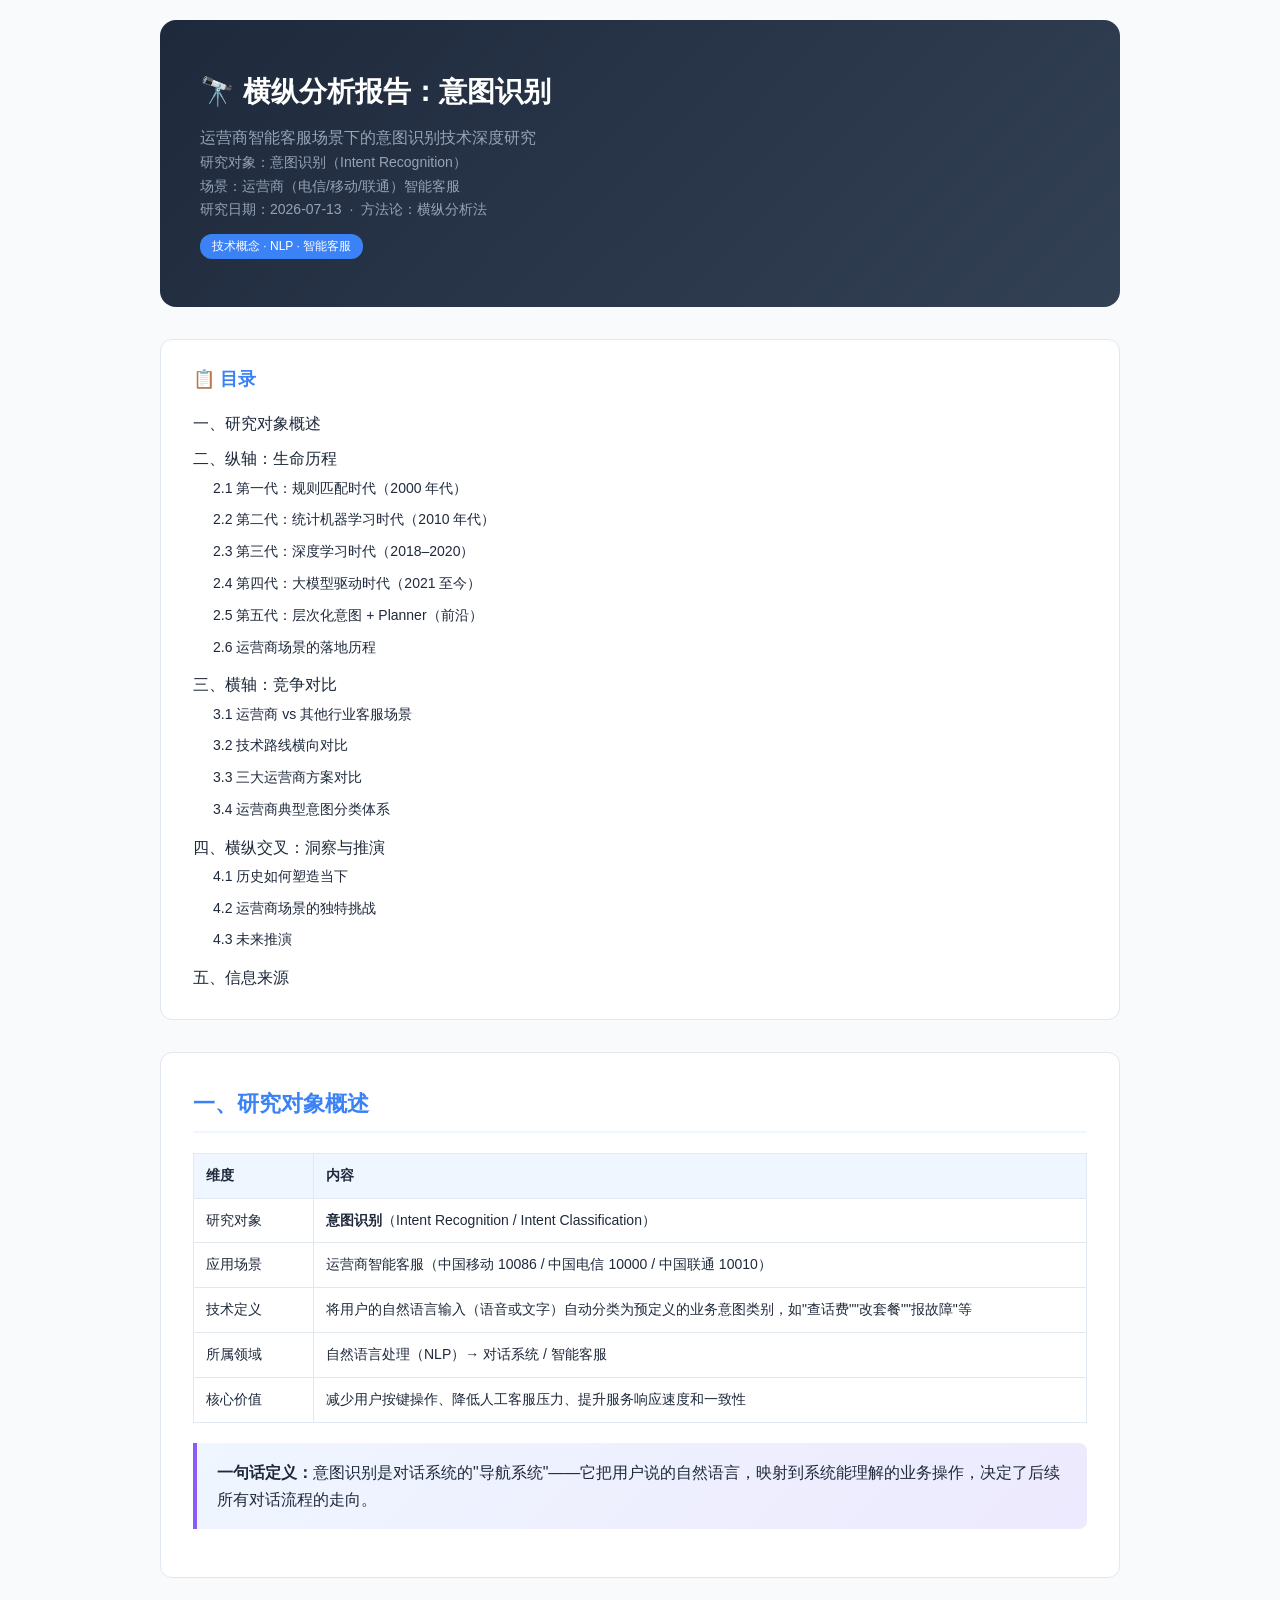
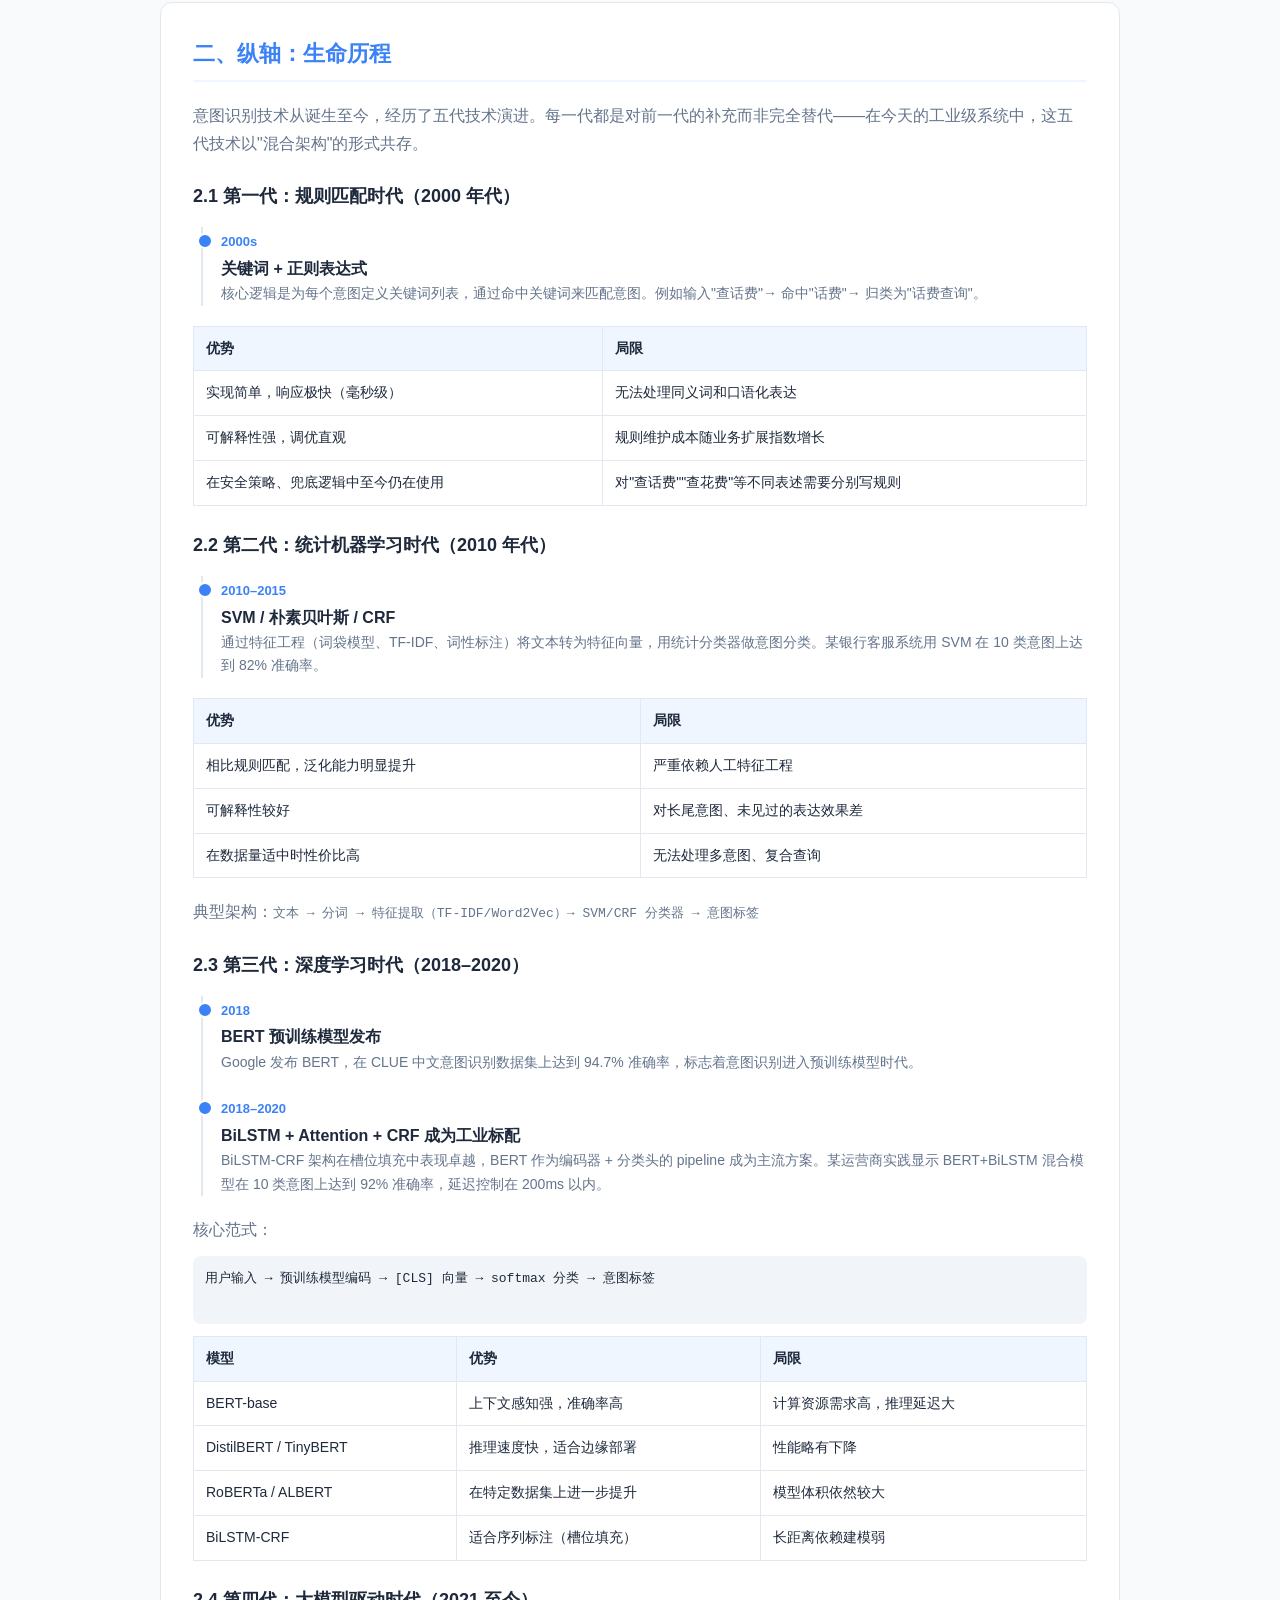
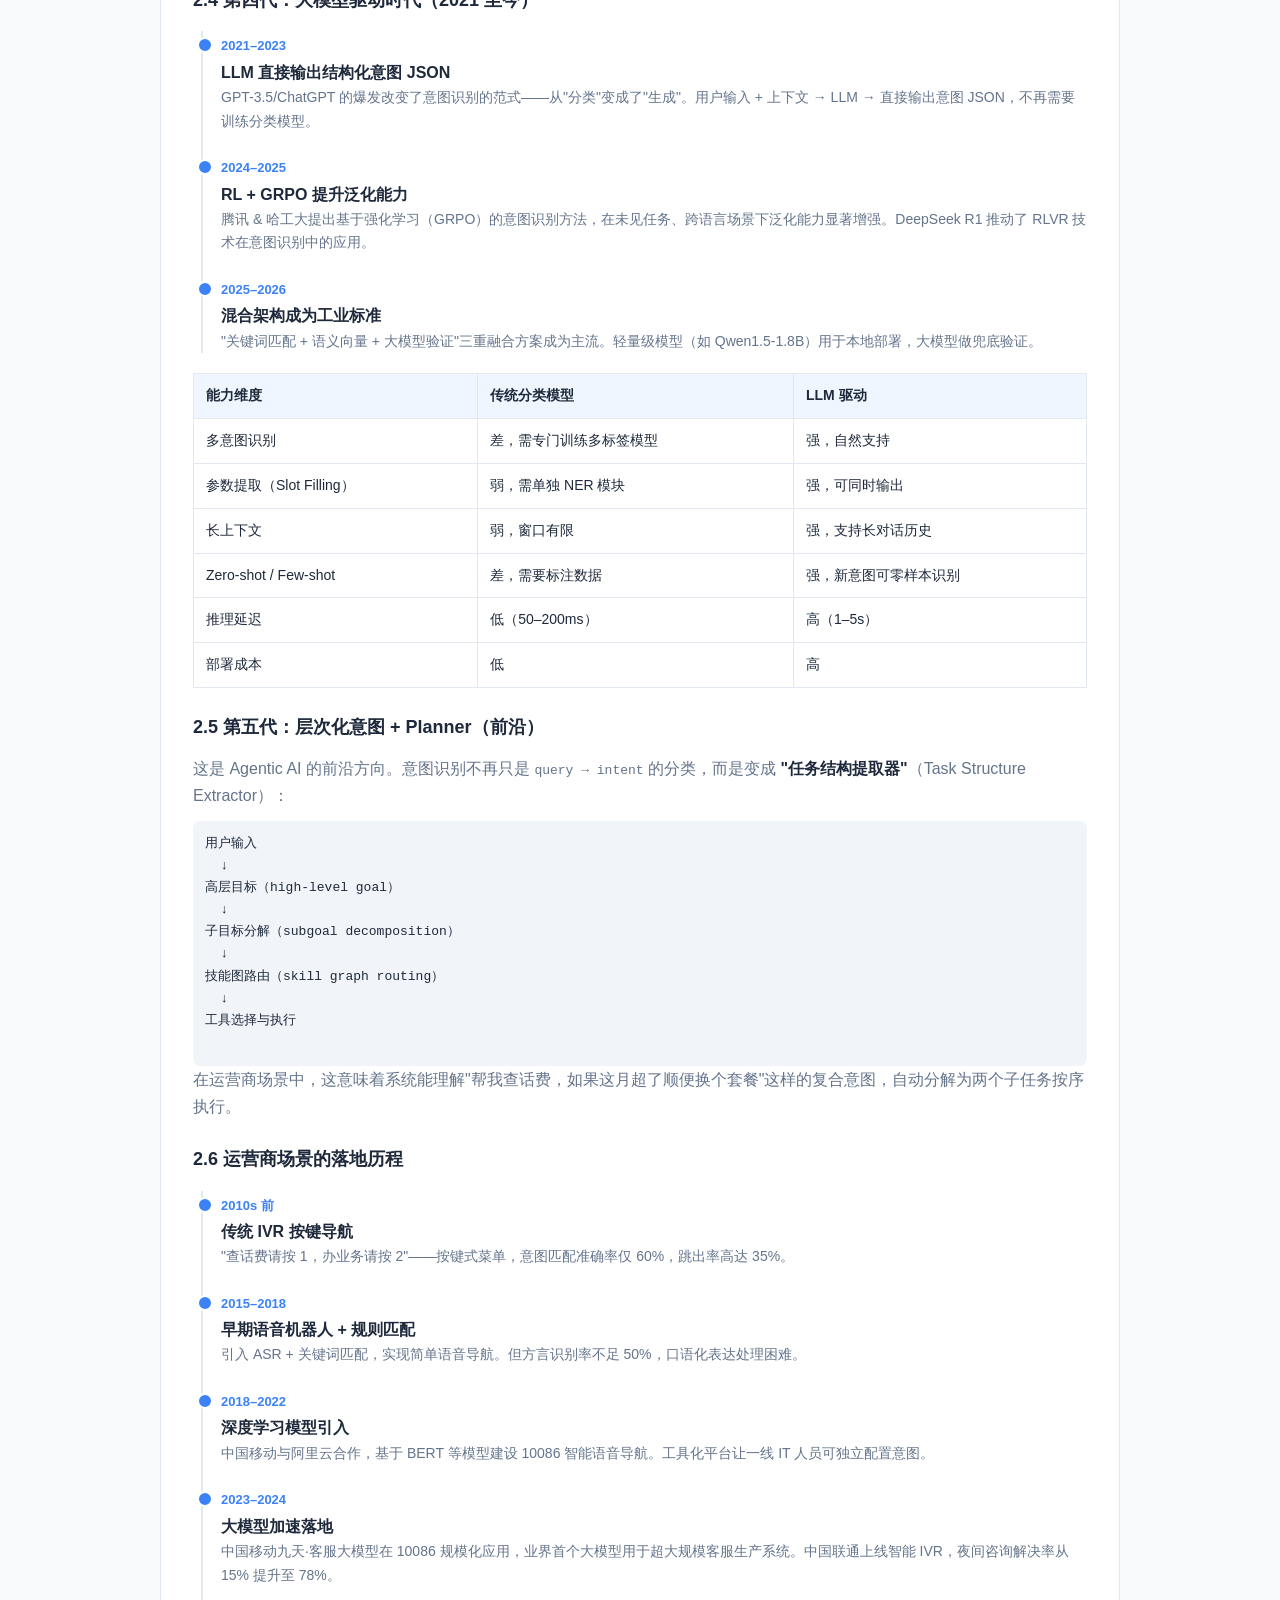
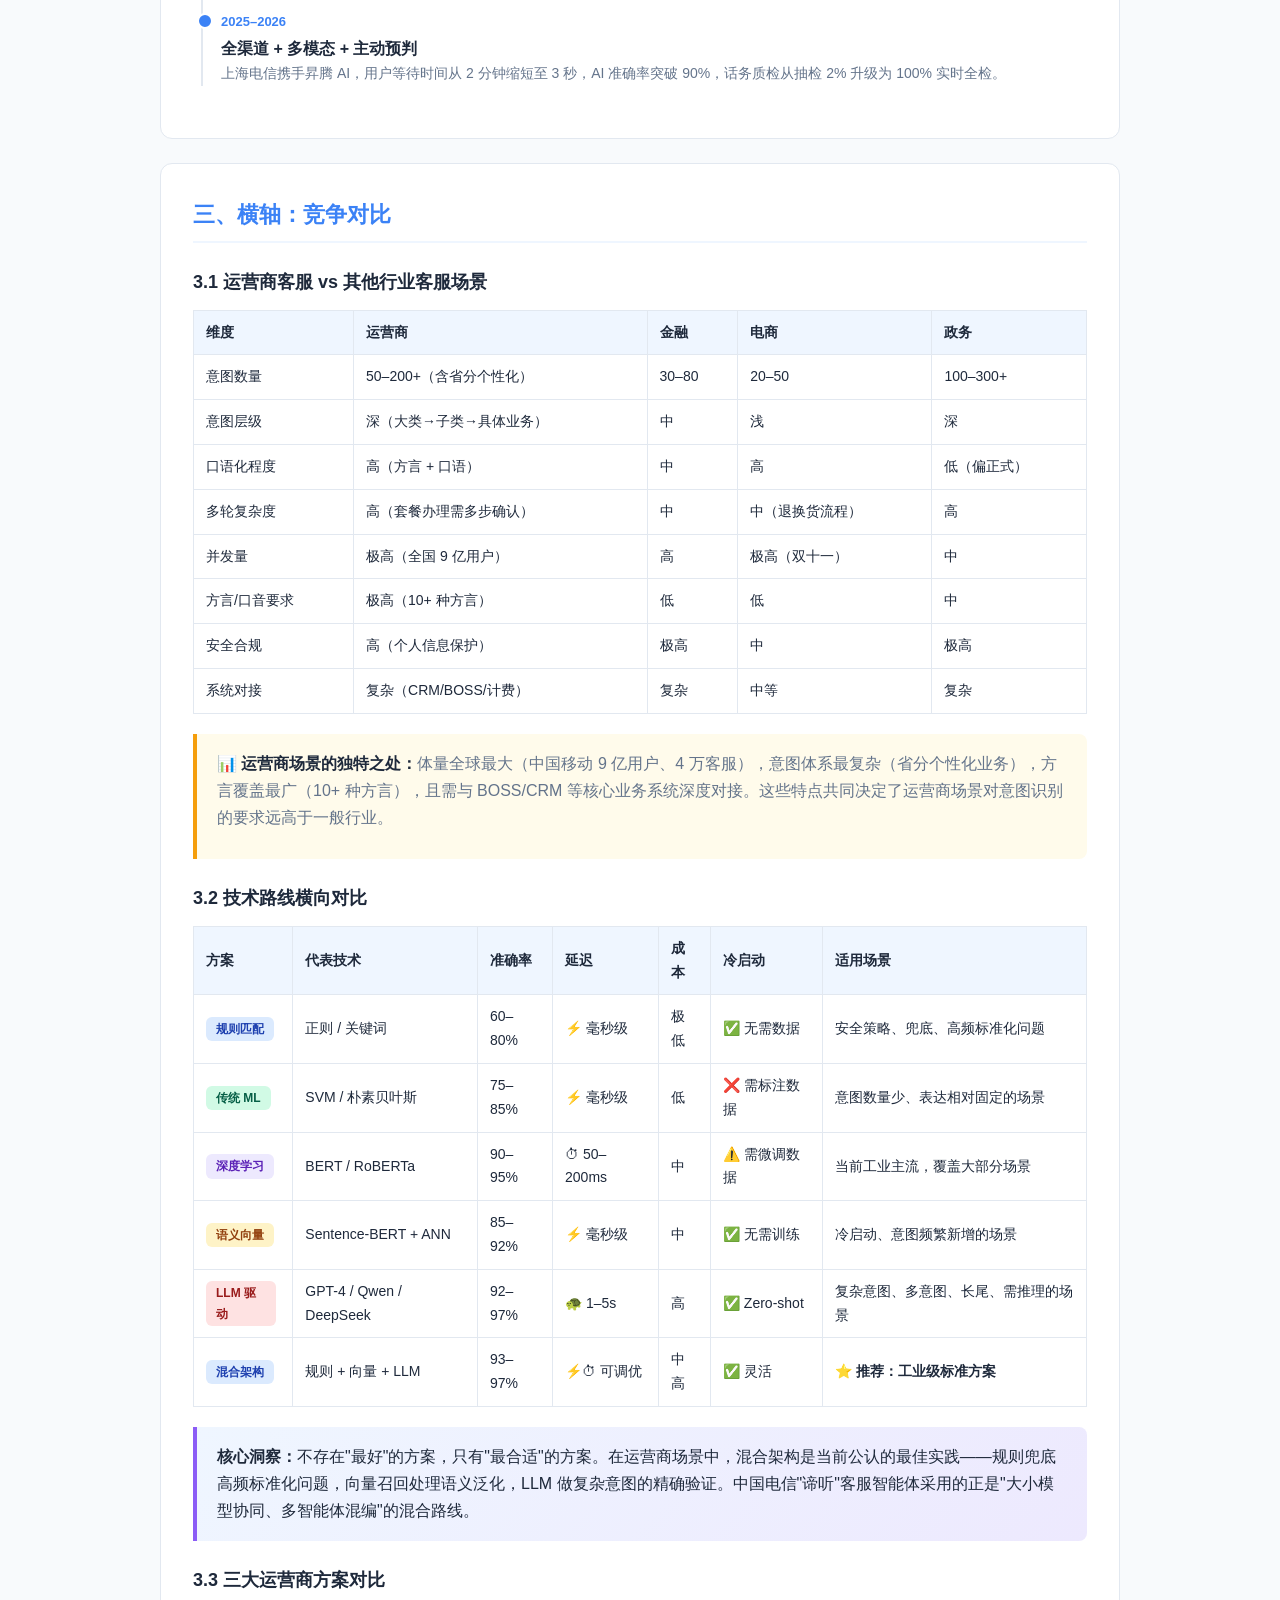
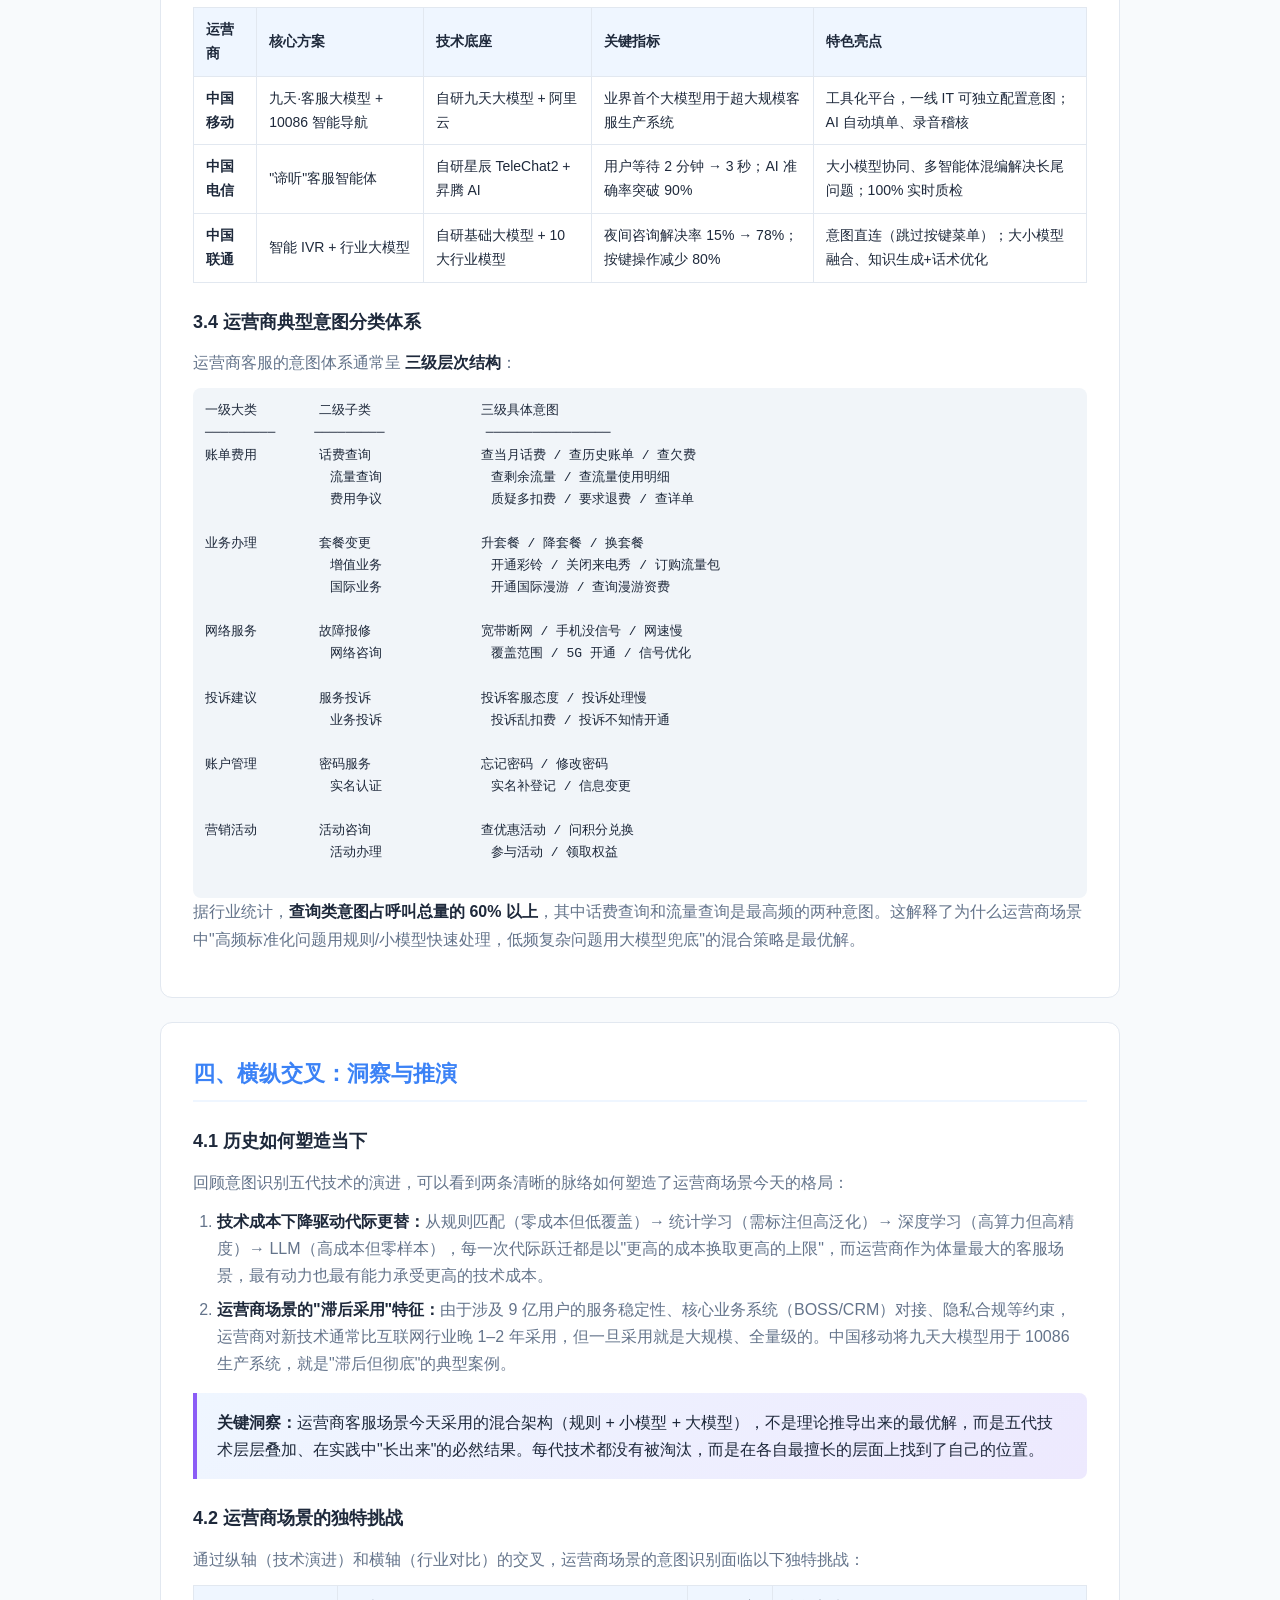
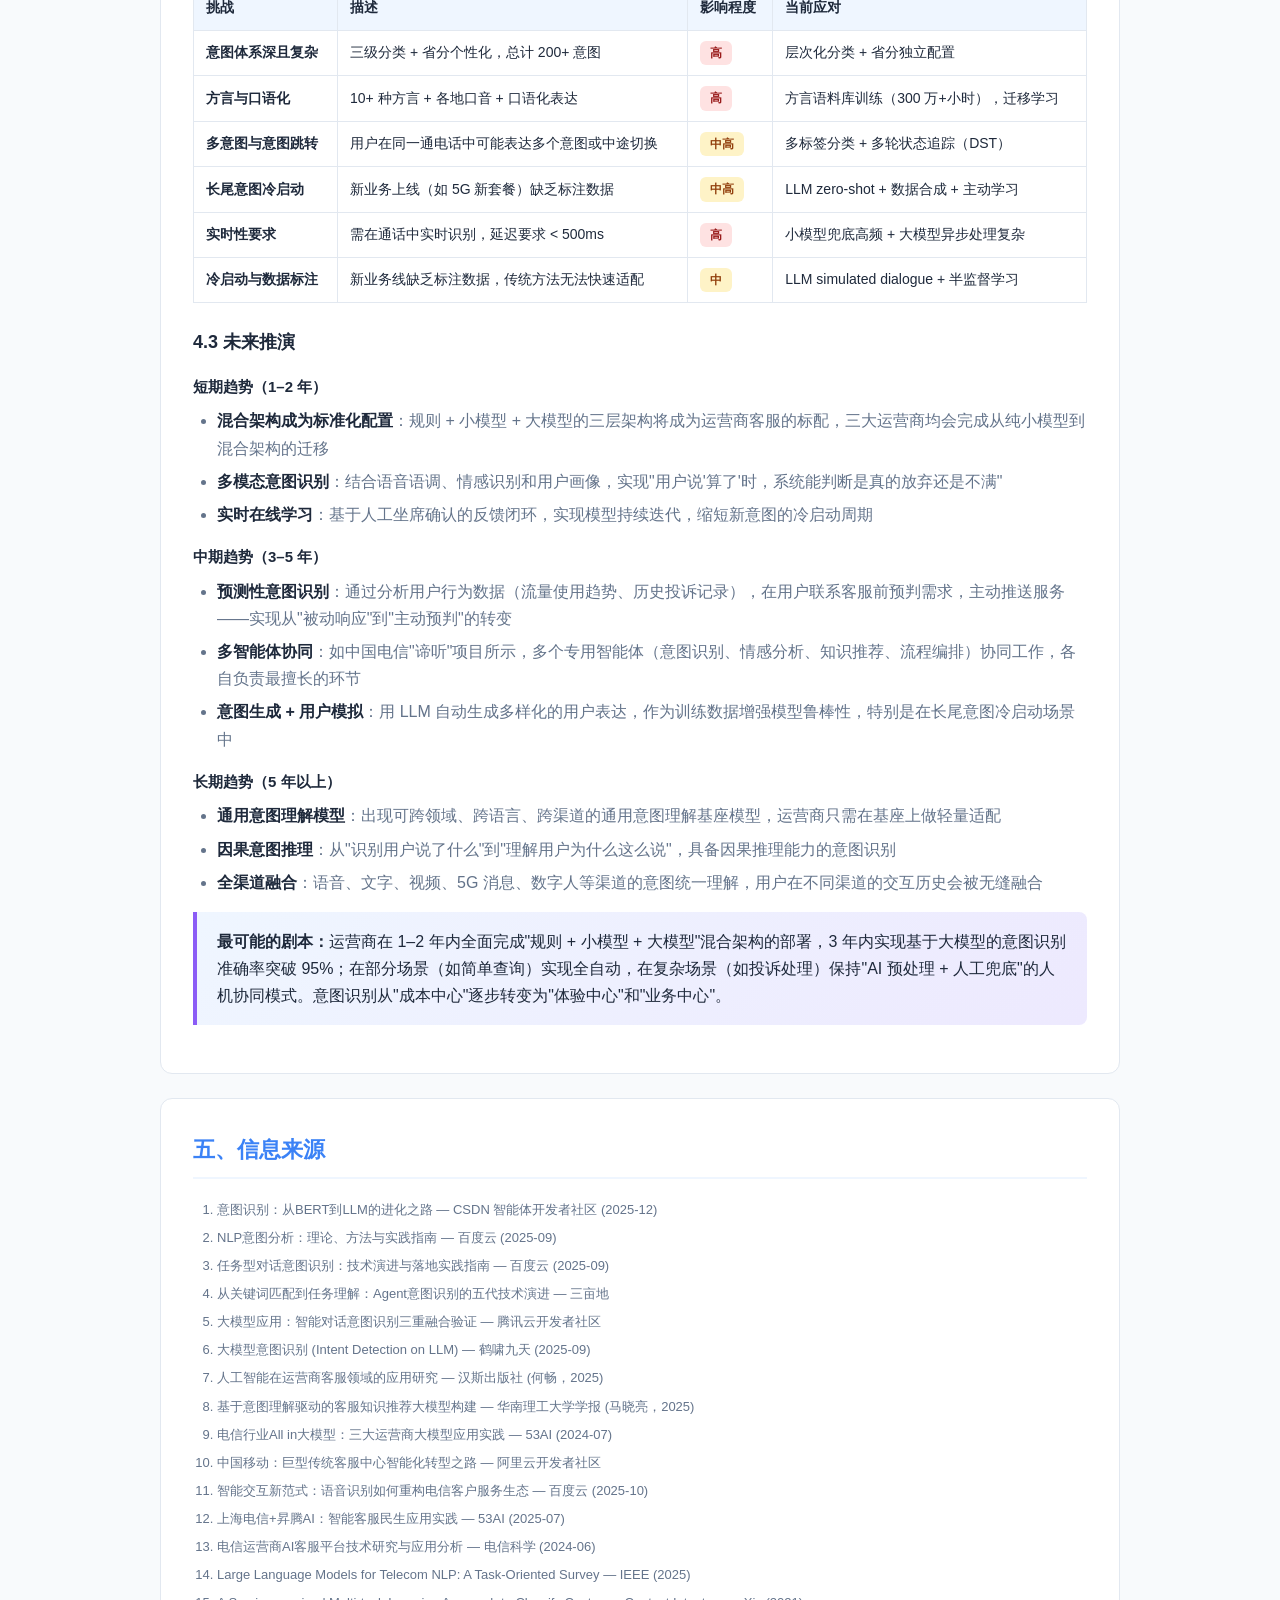
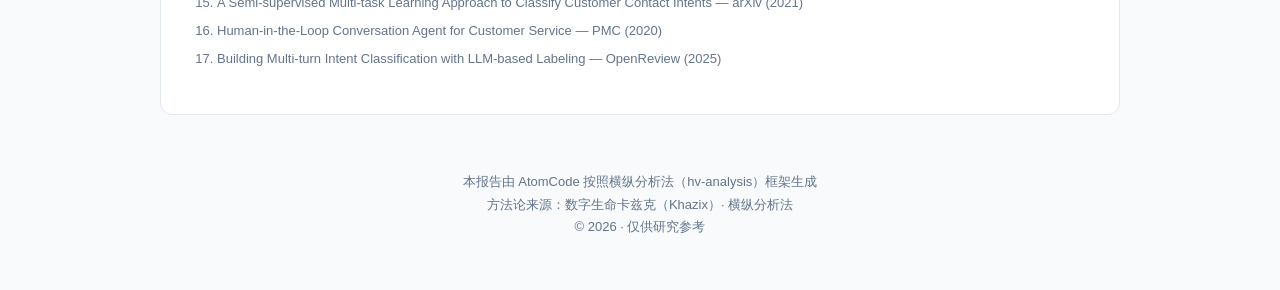
<file: report/intent-recognition-telecom-customer-service.html>
<!DOCTYPE html>
<html lang="zh-CN">
<head>
<meta charset="UTF-8">
<meta name="viewport" content="width=device-width, initial-scale=1.0">
<title>🔭 横纵分析报告：意图识别 — 运营商智能客服场景</title>
<style>
  :root {
    --bg: #f8fafc;
    --card: #ffffff;
    --border: #e2e8f0;
    --accent: #3b82f6;
    --accent-light: #eff6ff;
    --text: #1e293b;
    --text-secondary: #64748b;
    --green: #10b981;
    --yellow: #f59e0b;
    --red: #ef4444;
    --purple: #8b5cf6;
  }
  * { margin:0; padding:0; box-sizing:border-box; }
  body {
    font-family: -apple-system, BlinkMacSystemFont, "Segoe UI", Roboto, "Noto Sans SC", sans-serif;
    background: var(--bg);
    color: var(--text);
    line-height: 1.7;
    padding: 20px;
  }
  .container { max-width: 960px; margin: 0 auto; }

  /* Header */
  .header {
    background: linear-gradient(135deg, #1e293b 0%, #334155 100%);
    color: white;
    padding: 48px 40px;
    border-radius: 16px;
    margin-bottom: 32px;
  }
  .header h1 { font-size: 28px; margin-bottom: 8px; }
  .header .meta { color: #94a3b8; font-size: 14px; }
  .header .badge {
    display: inline-block;
    background: var(--accent);
    padding: 2px 12px;
    border-radius: 12px;
    font-size: 12px;
    margin-top: 12px;
  }

  /* TOC */
  .toc {
    background: var(--card);
    border: 1px solid var(--border);
    border-radius: 12px;
    padding: 24px 32px;
    margin-bottom: 32px;
  }
  .toc h2 { font-size: 18px; margin-bottom: 12px; color: var(--accent); }
  .toc ul { list-style: none; padding: 0; }
  .toc li { padding: 4px 0; }
  .toc a { color: var(--text); text-decoration: none; }
  .toc a:hover { color: var(--accent); }
  .toc .sub { padding-left: 20px; font-size: 14px; color: var(--text-secondary); }

  /* Card */
  .card {
    background: var(--card);
    border: 1px solid var(--border);
    border-radius: 12px;
    padding: 32px;
    margin-bottom: 24px;
  }
  .card h2 {
    font-size: 22px;
    color: var(--accent);
    border-bottom: 2px solid var(--accent-light);
    padding-bottom: 8px;
    margin-bottom: 20px;
  }
  .card h3 {
    font-size: 18px;
    color: var(--text);
    margin-top: 24px;
    margin-bottom: 12px;
  }
  .card h4 {
    font-size: 15px;
    color: var(--text);
    margin-top: 16px;
    margin-bottom: 8px;
  }
  .card p { margin-bottom: 12px; color: var(--text-secondary); }
  .card ul, .card ol { margin: 8px 0 12px 24px; color: var(--text-secondary); }
  .card li { margin-bottom: 6px; }
  .card strong { color: var(--text); }

  /* Tags */
  .tag {
    display: inline-block;
    padding: 2px 10px;
    border-radius: 6px;
    font-size: 12px;
    font-weight: 600;
    margin-right: 4px;
  }
  .tag-green { background: #d1fae5; color: #065f46; }
  .tag-yellow { background: #fef3c7; color: #92400e; }
  .tag-blue { background: #dbeafe; color: #1e40af; }
  .tag-red { background: #fee2e2; color: #991b1b; }
  .tag-purple { background: #ede9fe; color: #5b21b6; }

  /* Timeline */
  .timeline { position: relative; padding-left: 28px; margin: 16px 0; }
  .timeline::before {
    content: ''; position: absolute; left: 8px; top: 0; bottom: 0;
    width: 2px; background: #e2e8f0;
  }
  .tl-item { position: relative; margin-bottom: 20px; }
  .tl-item::before {
    content: ''; position: absolute; left: -24px; top: 6px;
    width: 12px; height: 12px; border-radius: 50%;
    background: var(--accent); border: 2px solid white;
  }
  .tl-item .tl-year {
    font-size: 13px; font-weight: 700; color: var(--accent);
  }
  .tl-item .tl-title { font-weight: 600; color: var(--text); }
  .tl-item .tl-desc { font-size: 14px; color: var(--text-secondary); }

  /* Table */
  table {
    width: 100%; border-collapse: collapse; margin: 12px 0 20px;
    font-size: 14px;
  }
  th, td {
    border: 1px solid var(--border); padding: 10px 12px; text-align: left;
  }
  th { background: var(--accent-light); color: var(--text); font-weight: 600; }
  tr:hover { background: #f1f5f9; }

  /* Highlight box */
  .insight {
    background: linear-gradient(135deg, #eff6ff, #ede9fe);
    border-left: 4px solid var(--purple);
    padding: 16px 20px;
    border-radius: 0 8px 8px 0;
    margin: 16px 0;
  }
  .insight p { color: var(--text); margin: 0; }

  .callout {
    background: #fffbeb;
    border-left: 4px solid var(--yellow);
    padding: 16px 20px;
    border-radius: 0 8px 8px 0;
    margin: 16px 0;
  }

  .footer {
    text-align: center;
    padding: 32px;
    color: var(--text-secondary);
    font-size: 13px;
  }

  @media (max-width: 640px) {
    body { padding: 12px; }
    .header { padding: 28px 20px; }
    .header h1 { font-size: 22px; }
    .card { padding: 20px; }
    table { font-size: 12px; }
    th, td { padding: 6px 8px; }
  }
</style>
</head>
<body>
<div class="container">

  <!-- Header -->
  <div class="header">
    <h1>🔭 横纵分析报告：意图识别</h1>
    <p style="color:#94a3b8;margin-top:4px;">运营商智能客服场景下的意图识别技术深度研究</p>
    <div class="meta">
      研究对象：意图识别（Intent Recognition）<br>
      场景：运营商（电信/移动/联通）智能客服<br>
      研究日期：2026-07-13 &nbsp;·&nbsp; 方法论：横纵分析法
    </div>
    <span class="badge">技术概念 · NLP · 智能客服</span>
  </div>

  <!-- TOC -->
  <div class="toc">
    <h2>📋 目录</h2>
    <ul>
      <li><a href="#sec1">一、研究对象概述</a></li>
      <li><a href="#sec2">二、纵轴：生命历程</a>
        <ul class="sub">
          <li><a href="#sec2-1">2.1 第一代：规则匹配时代（2000 年代）</a></li>
          <li><a href="#sec2-2">2.2 第二代：统计机器学习时代（2010 年代）</a></li>
          <li><a href="#sec2-3">2.3 第三代：深度学习时代（2018–2020）</a></li>
          <li><a href="#sec2-4">2.4 第四代：大模型驱动时代（2021 至今）</a></li>
          <li><a href="#sec2-5">2.5 第五代：层次化意图 + Planner（前沿）</a></li>
          <li><a href="#sec2-6">2.6 运营商场景的落地历程</a></li>
        </ul>
      </li>
      <li><a href="#sec3">三、横轴：竞争对比</a>
        <ul class="sub">
          <li><a href="#sec3-1">3.1 运营商 vs 其他行业客服场景</a></li>
          <li><a href="#sec3-2">3.2 技术路线横向对比</a></li>
          <li><a href="#sec3-3">3.3 三大运营商方案对比</a></li>
          <li><a href="#sec3-4">3.4 运营商典型意图分类体系</a></li>
        </ul>
      </li>
      <li><a href="#sec4">四、横纵交叉：洞察与推演</a>
        <ul class="sub">
          <li><a href="#sec4-1">4.1 历史如何塑造当下</a></li>
          <li><a href="#sec4-2">4.2 运营商场景的独特挑战</a></li>
          <li><a href="#sec4-3">4.3 未来推演</a></li>
        </ul>
      </li>
      <li><a href="#sec5">五、信息来源</a></li>
    </ul>
  </div>

  <!-- Section 1 -->
  <div class="card" id="sec1">
    <h2>一、研究对象概述</h2>
    <table>
      <tr><th style="width:120px">维度</th><th>内容</th></tr>
      <tr><td>研究对象</td><td><strong>意图识别</strong>（Intent Recognition / Intent Classification）</td></tr>
      <tr><td>应用场景</td><td>运营商智能客服（中国移动 10086 / 中国电信 10000 / 中国联通 10010）</td></tr>
      <tr><td>技术定义</td><td>将用户的自然语言输入（语音或文字）自动分类为预定义的业务意图类别，如"查话费""改套餐""报故障"等</td></tr>
      <tr><td>所属领域</td><td>自然语言处理（NLP）→ 对话系统 / 智能客服</td></tr>
      <tr><td>核心价值</td><td>减少用户按键操作、降低人工客服压力、提升服务响应速度和一致性</td></tr>
    </table>

    <div class="insight">
      <p><strong>一句话定义：</strong>意图识别是对话系统的"导航系统"——它把用户说的自然语言，映射到系统能理解的业务操作，决定了后续所有对话流程的走向。</p>
    </div>
  </div>

  <!-- Section 2: Vertical -->
  <div class="card" id="sec2">
    <h2>二、纵轴：生命历程</h2>
    <p>意图识别技术从诞生至今，经历了五代技术演进。每一代都是对前一代的补充而非完全替代——在今天的工业级系统中，这五代技术以"混合架构"的形式共存。</p>

    <h3 id="sec2-1">2.1 第一代：规则匹配时代（2000 年代）</h3>
    <div class="timeline">
      <div class="tl-item">
        <span class="tl-year">2000s</span>
        <div class="tl-title">关键词 + 正则表达式</div>
        <div class="tl-desc">核心逻辑是为每个意图定义关键词列表，通过命中关键词来匹配意图。例如输入"查话费"→ 命中"话费"→ 归类为"话费查询"。</div>
      </div>
    </div>
    <table>
      <tr><th>优势</th><th>局限</th></tr>
      <tr><td>实现简单，响应极快（毫秒级）</td><td>无法处理同义词和口语化表达</td></tr>
      <tr><td>可解释性强，调优直观</td><td>规则维护成本随业务扩展指数增长</td></tr>
      <tr><td>在安全策略、兜底逻辑中至今仍在使用</td><td>对"查话费""查花费"等不同表述需要分别写规则</td></tr>
    </table>

    <h3 id="sec2-2">2.2 第二代：统计机器学习时代（2010 年代）</h3>
    <div class="timeline">
      <div class="tl-item">
        <span class="tl-year">2010–2015</span>
        <div class="tl-title">SVM / 朴素贝叶斯 / CRF</div>
        <div class="tl-desc">通过特征工程（词袋模型、TF-IDF、词性标注）将文本转为特征向量，用统计分类器做意图分类。某银行客服系统用 SVM 在 10 类意图上达到 82% 准确率。</div>
      </div>
    </div>
    <table>
      <tr><th>优势</th><th>局限</th></tr>
      <tr><td>相比规则匹配，泛化能力明显提升</td><td>严重依赖人工特征工程</td></tr>
      <tr><td>可解释性较好</td><td>对长尾意图、未见过的表达效果差</td></tr>
      <tr><td>在数据量适中时性价比高</td><td>无法处理多意图、复合查询</td></tr>
    </table>
    <p>典型架构：<code>文本 → 分词 → 特征提取（TF-IDF/Word2Vec）→ SVM/CRF 分类器 → 意图标签</code></p>

    <h3 id="sec2-3">2.3 第三代：深度学习时代（2018–2020）</h3>
    <div class="timeline">
      <div class="tl-item">
        <span class="tl-year">2018</span>
        <div class="tl-title">BERT 预训练模型发布</div>
        <div class="tl-desc">Google 发布 BERT，在 CLUE 中文意图识别数据集上达到 94.7% 准确率，标志着意图识别进入预训练模型时代。</div>
      </div>
      <div class="tl-item">
        <span class="tl-year">2018–2020</span>
        <div class="tl-title">BiLSTM + Attention + CRF 成为工业标配</div>
        <div class="tl-desc">BiLSTM-CRF 架构在槽位填充中表现卓越，BERT 作为编码器 + 分类头的 pipeline 成为主流方案。某运营商实践显示 BERT+BiLSTM 混合模型在 10 类意图上达到 92% 准确率，延迟控制在 200ms 以内。</div>
      </div>
    </div>
    <p>核心范式：</p>
    <pre style="background:#f1f5f9;padding:12px;border-radius:8px;font-size:13px;overflow-x:auto;">
用户输入 → 预训练模型编码 → [CLS] 向量 → softmax 分类 → 意图标签
    </pre>
    <table>
      <tr><th>模型</th><th>优势</th><th>局限</th></tr>
      <tr><td>BERT-base</td><td>上下文感知强，准确率高</td><td>计算资源需求高，推理延迟大</td></tr>
      <tr><td>DistilBERT / TinyBERT</td><td>推理速度快，适合边缘部署</td><td>性能略有下降</td></tr>
      <tr><td>RoBERTa / ALBERT</td><td>在特定数据集上进一步提升</td><td>模型体积依然较大</td></tr>
      <tr><td>BiLSTM-CRF</td><td>适合序列标注（槽位填充）</td><td>长距离依赖建模弱</td></tr>
    </table>

    <h3 id="sec2-4">2.4 第四代：大模型驱动时代（2021 至今）</h3>
    <div class="timeline">
      <div class="tl-item">
        <span class="tl-year">2021–2023</span>
        <div class="tl-title">LLM 直接输出结构化意图 JSON</div>
        <div class="tl-desc">GPT-3.5/ChatGPT 的爆发改变了意图识别的范式——从"分类"变成了"生成"。用户输入 + 上下文 → LLM → 直接输出意图 JSON，不再需要训练分类模型。</div>
      </div>
      <div class="tl-item">
        <span class="tl-year">2024–2025</span>
        <div class="tl-title">RL + GRPO 提升泛化能力</div>
        <div class="tl-desc">腾讯 & 哈工大提出基于强化学习（GRPO）的意图识别方法，在未见任务、跨语言场景下泛化能力显著增强。DeepSeek R1 推动了 RLVR 技术在意图识别中的应用。</div>
      </div>
      <div class="tl-item">
        <span class="tl-year">2025–2026</span>
        <div class="tl-title">混合架构成为工业标准</div>
        <div class="tl-desc">"关键词匹配 + 语义向量 + 大模型验证"三重融合方案成为主流。轻量级模型（如 Qwen1.5-1.8B）用于本地部署，大模型做兜底验证。</div>
      </div>
    </div>

    <table>
      <tr><th>能力维度</th><th>传统分类模型</th><th>LLM 驱动</th></tr>
      <tr><td>多意图识别</td><td>差，需专门训练多标签模型</td><td>强，自然支持</td></tr>
      <tr><td>参数提取（Slot Filling）</td><td>弱，需单独 NER 模块</td><td>强，可同时输出</td></tr>
      <tr><td>长上下文</td><td>弱，窗口有限</td><td>强，支持长对话历史</td></tr>
      <tr><td>Zero-shot / Few-shot</td><td>差，需要标注数据</td><td>强，新意图可零样本识别</td></tr>
      <tr><td>推理延迟</td><td>低（50–200ms）</td><td>高（1–5s）</td></tr>
      <tr><td>部署成本</td><td>低</td><td>高</td></tr>
    </table>

    <h3 id="sec2-5">2.5 第五代：层次化意图 + Planner（前沿）</h3>
    <p>这是 Agentic AI 的前沿方向。意图识别不再只是 <code>query → intent</code> 的分类，而是变成 <strong>"任务结构提取器"</strong>（Task Structure Extractor）：</p>
    <pre style="background:#f1f5f9;padding:12px;border-radius:8px;font-size:13px;overflow-x:auto;">
用户输入
  ↓
高层目标（high-level goal）
  ↓
子目标分解（subgoal decomposition）
  ↓
技能图路由（skill graph routing）
  ↓
工具选择与执行
    </pre>
    <p>在运营商场景中，这意味着系统能理解"帮我查话费，如果这月超了顺便换个套餐"这样的复合意图，自动分解为两个子任务按序执行。</p>

    <h3 id="sec2-6">2.6 运营商场景的落地历程</h3>
    <div class="timeline">
      <div class="tl-item">
        <span class="tl-year">2010s 前</span>
        <div class="tl-title">传统 IVR 按键导航</div>
        <div class="tl-desc">"查话费请按 1，办业务请按 2"——按键式菜单，意图匹配准确率仅 60%，跳出率高达 35%。</div>
      </div>
      <div class="tl-item">
        <span class="tl-year">2015–2018</span>
        <div class="tl-title">早期语音机器人 + 规则匹配</div>
        <div class="tl-desc">引入 ASR + 关键词匹配，实现简单语音导航。但方言识别率不足 50%，口语化表达处理困难。</div>
      </div>
      <div class="tl-item">
        <span class="tl-year">2018–2022</span>
        <div class="tl-title">深度学习模型引入</div>
        <div class="tl-desc">中国移动与阿里云合作，基于 BERT 等模型建设 10086 智能语音导航。工具化平台让一线 IT 人员可独立配置意图。</div>
      </div>
      <div class="tl-item">
        <span class="tl-year">2023–2024</span>
        <div class="tl-title">大模型加速落地</div>
        <div class="tl-desc">中国移动九天·客服大模型在 10086 规模化应用，业界首个大模型用于超大规模客服生产系统。中国联通上线智能 IVR，夜间咨询解决率从 15% 提升至 78%。</div>
      </div>
      <div class="tl-item">
        <span class="tl-year">2025–2026</span>
        <div class="tl-title">全渠道 + 多模态 + 主动预判</div>
        <div class="tl-desc">上海电信携手昇腾 AI，用户等待时间从 2 分钟缩短至 3 秒，AI 准确率突破 90%，话务质检从抽检 2% 升级为 100% 实时全检。</div>
      </div>
    </div>
  </div>

  <!-- Section 3: Horizontal -->
  <div class="card" id="sec3">
    <h2>三、横轴：竞争对比</h2>

    <h3 id="sec3-1">3.1 运营商客服 vs 其他行业客服场景</h3>
    <table>
      <tr><th>维度</th><th>运营商</th><th>金融</th><th>电商</th><th>政务</th></tr>
      <tr><td>意图数量</td><td>50–200+（含省分个性化）</td><td>30–80</td><td>20–50</td><td>100–300+</td></tr>
      <tr><td>意图层级</td><td>深（大类→子类→具体业务）</td><td>中</td><td>浅</td><td>深</td></tr>
      <tr><td>口语化程度</td><td>高（方言 + 口语）</td><td>中</td><td>高</td><td>低（偏正式）</td></tr>
      <tr><td>多轮复杂度</td><td>高（套餐办理需多步确认）</td><td>中</td><td>中（退换货流程）</td><td>高</td></tr>
      <tr><td>并发量</td><td>极高（全国 9 亿用户）</td><td>高</td><td>极高（双十一）</td><td>中</td></tr>
      <tr><td>方言/口音要求</td><td>极高（10+ 种方言）</td><td>低</td><td>低</td><td>中</td></tr>
      <tr><td>安全合规</td><td>高（个人信息保护）</td><td>极高</td><td>中</td><td>极高</td></tr>
      <tr><td>系统对接</td><td>复杂（CRM/BOSS/计费）</td><td>复杂</td><td>中等</td><td>复杂</td></tr>
    </table>

    <div class="callout">
      <p><strong>📊 运营商场景的独特之处：</strong>体量全球最大（中国移动 9 亿用户、4 万客服），意图体系最复杂（省分个性化业务），方言覆盖最广（10+ 种方言），且需与 BOSS/CRM 等核心业务系统深度对接。这些特点共同决定了运营商场景对意图识别的要求远高于一般行业。</p>
    </div>

    <h3 id="sec3-2">3.2 技术路线横向对比</h3>
    <table>
      <tr><th>方案</th><th>代表技术</th><th>准确率</th><th>延迟</th><th>成本</th><th>冷启动</th><th>适用场景</th></tr>
      <tr>
        <td><span class="tag tag-blue">规则匹配</span></td>
        <td>正则 / 关键词</td>
        <td>60–80%</td>
        <td>⚡ 毫秒级</td>
        <td>极低</td>
        <td>✅ 无需数据</td>
        <td>安全策略、兜底、高频标准化问题</td>
      </tr>
      <tr>
        <td><span class="tag tag-green">传统 ML</span></td>
        <td>SVM / 朴素贝叶斯</td>
        <td>75–85%</td>
        <td>⚡ 毫秒级</td>
        <td>低</td>
        <td>❌ 需标注数据</td>
        <td>意图数量少、表达相对固定的场景</td>
      </tr>
      <tr>
        <td><span class="tag tag-purple">深度学习</span></td>
        <td>BERT / RoBERTa</td>
        <td>90–95%</td>
        <td>⏱ 50–200ms</td>
        <td>中</td>
        <td>⚠️ 需微调数据</td>
        <td>当前工业主流，覆盖大部分场景</td>
      </tr>
      <tr>
        <td><span class="tag tag-yellow">语义向量</span></td>
        <td>Sentence-BERT + ANN</td>
        <td>85–92%</td>
        <td>⚡ 毫秒级</td>
        <td>中</td>
        <td>✅ 无需训练</td>
        <td>冷启动、意图频繁新增的场景</td>
      </tr>
      <tr>
        <td><span class="tag tag-red">LLM 驱动</span></td>
        <td>GPT-4 / Qwen / DeepSeek</td>
        <td>92–97%</td>
        <td>🐢 1–5s</td>
        <td>高</td>
        <td>✅ Zero-shot</td>
        <td>复杂意图、多意图、长尾、需推理的场景</td>
      </tr>
      <tr>
        <td><span class="tag tag-blue">混合架构</span></td>
        <td>规则 + 向量 + LLM</td>
        <td>93–97%</td>
        <td>⚡⏱ 可调优</td>
        <td>中高</td>
        <td>✅ 灵活</td>
        <td><strong>⭐ 推荐：工业级标准方案</strong></td>
      </tr>
    </table>

    <div class="insight">
      <p><strong>核心洞察：</strong>不存在"最好"的方案，只有"最合适"的方案。在运营商场景中，混合架构是当前公认的最佳实践——规则兜底高频标准化问题，向量召回处理语义泛化，LLM 做复杂意图的精确验证。中国电信"谛听"客服智能体采用的正是"大小模型协同、多智能体混编"的混合路线。</p>
    </div>

    <h3 id="sec3-3">3.3 三大运营商方案对比</h3>
    <table>
      <tr><th>运营商</th><th>核心方案</th><th>技术底座</th><th>关键指标</th><th>特色亮点</th></tr>
      <tr>
        <td><strong>中国移动</strong></td>
        <td>九天·客服大模型 + 10086 智能导航</td>
        <td>自研九天大模型 + 阿里云</td>
        <td>业界首个大模型用于超大规模客服生产系统</td>
        <td>工具化平台，一线 IT 可独立配置意图；AI 自动填单、录音稽核</td>
      </tr>
      <tr>
        <td><strong>中国电信</strong></td>
        <td>"谛听"客服智能体</td>
        <td>自研星辰 TeleChat2 + 昇腾 AI</td>
        <td>用户等待 2 分钟 → 3 秒；AI 准确率突破 90%</td>
        <td>大小模型协同、多智能体混编解决长尾问题；100% 实时质检</td>
      </tr>
      <tr>
        <td><strong>中国联通</strong></td>
        <td>智能 IVR + 行业大模型</td>
        <td>自研基础大模型 + 10 大行业模型</td>
        <td>夜间咨询解决率 15% → 78%；按键操作减少 80%</td>
        <td>意图直连（跳过按键菜单）；大小模型融合、知识生成+话术优化</td>
      </tr>
    </table>

    <h3 id="sec3-4">3.4 运营商典型意图分类体系</h3>
    <p>运营商客服的意图体系通常呈 <strong>三级层次结构</strong>：</p>
    <pre style="background:#f1f5f9;padding:12px;border-radius:8px;font-size:13px;overflow-x:auto;">
一级大类        二级子类              三级具体意图
─────────     ─────────             ────────────────
账单费用        话费查询              查当月话费 / 查历史账单 / 查欠费
                流量查询              查剩余流量 / 查流量使用明细
                费用争议              质疑多扣费 / 要求退费 / 查详单

业务办理        套餐变更              升套餐 / 降套餐 / 换套餐
                增值业务              开通彩铃 / 关闭来电秀 / 订购流量包
                国际业务              开通国际漫游 / 查询漫游资费

网络服务        故障报修              宽带断网 / 手机没信号 / 网速慢
                网络咨询              覆盖范围 / 5G 开通 / 信号优化

投诉建议        服务投诉              投诉客服态度 / 投诉处理慢
                业务投诉              投诉乱扣费 / 投诉不知情开通

账户管理        密码服务              忘记密码 / 修改密码
                实名认证              实名补登记 / 信息变更

营销活动        活动咨询              查优惠活动 / 问积分兑换
                活动办理              参与活动 / 领取权益
    </pre>
    <p>据行业统计，<strong>查询类意图占呼叫总量的 60% 以上</strong>，其中话费查询和流量查询是最高频的两种意图。这解释了为什么运营商场景中"高频标准化问题用规则/小模型快速处理，低频复杂问题用大模型兜底"的混合策略是最优解。</p>
  </div>

  <!-- Section 4: Cross Analysis -->
  <div class="card" id="sec4">
    <h2>四、横纵交叉：洞察与推演</h2>

    <h3 id="sec4-1">4.1 历史如何塑造当下</h3>
    <p>回顾意图识别五代技术的演进，可以看到两条清晰的脉络如何塑造了运营商场景今天的格局：</p>

    <ol>
      <li><strong>技术成本下降驱动代际更替：</strong>从规则匹配（零成本但低覆盖）→ 统计学习（需标注但高泛化）→ 深度学习（高算力但高精度）→ LLM（高成本但零样本），每一次代际跃迁都是以"更高的成本换取更高的上限"，而运营商作为体量最大的客服场景，最有动力也最有能力承受更高的技术成本。</li>
      <li><strong>运营商场景的"滞后采用"特征：</strong>由于涉及 9 亿用户的服务稳定性、核心业务系统（BOSS/CRM）对接、隐私合规等约束，运营商对新技术通常比互联网行业晚 1–2 年采用，但一旦采用就是大规模、全量级的。中国移动将九天大模型用于 10086 生产系统，就是"滞后但彻底"的典型案例。</li>
    </ol>

    <div class="insight">
      <p><strong>关键洞察：</strong>运营商客服场景今天采用的混合架构（规则 + 小模型 + 大模型），不是理论推导出来的最优解，而是五代技术层层叠加、在实践中"长出来"的必然结果。每代技术都没有被淘汰，而是在各自最擅长的层面上找到了自己的位置。</p>
    </div>

    <h3 id="sec4-2">4.2 运营商场景的独特挑战</h3>
    <p>通过纵轴（技术演进）和横轴（行业对比）的交叉，运营商场景的意图识别面临以下独特挑战：</p>

    <table>
      <tr><th>挑战</th><th>描述</th><th>影响程度</th><th>当前应对</th></tr>
      <tr>
        <td><strong>意图体系深且复杂</strong></td>
        <td>三级分类 + 省分个性化，总计 200+ 意图</td>
        <td><span class="tag tag-red">高</span></td>
        <td>层次化分类 + 省分独立配置</td>
      </tr>
      <tr>
        <td><strong>方言与口语化</strong></td>
        <td>10+ 种方言 + 各地口音 + 口语化表达</td>
        <td><span class="tag tag-red">高</span></td>
        <td>方言语料库训练（300 万+小时），迁移学习</td>
      </tr>
      <tr>
        <td><strong>多意图与意图跳转</strong></td>
        <td>用户在同一通电话中可能表达多个意图或中途切换</td>
        <td><span class="tag tag-yellow">中高</span></td>
        <td>多标签分类 + 多轮状态追踪（DST）</td>
      </tr>
      <tr>
        <td><strong>长尾意图冷启动</strong></td>
        <td>新业务上线（如 5G 新套餐）缺乏标注数据</td>
        <td><span class="tag tag-yellow">中高</span></td>
        <td>LLM zero-shot + 数据合成 + 主动学习</td>
      </tr>
      <tr>
        <td><strong>实时性要求</strong></td>
        <td>需在通话中实时识别，延迟要求 < 500ms</td>
        <td><span class="tag tag-red">高</span></td>
        <td>小模型兜底高频 + 大模型异步处理复杂</td>
      </tr>
      <tr>
        <td><strong>冷启动与数据标注</strong></td>
        <td>新业务线缺乏标注数据，传统方法无法快速适配</td>
        <td><span class="tag tag-yellow">中</span></td>
        <td>LLM simulated dialogue + 半监督学习</td>
      </tr>
    </table>

    <h3 id="sec4-3">4.3 未来推演</h3>

    <h4>短期趋势（1–2 年）</h4>
    <ul>
      <li><strong>混合架构成为标准化配置</strong>：规则 + 小模型 + 大模型的三层架构将成为运营商客服的标配，三大运营商均会完成从纯小模型到混合架构的迁移</li>
      <li><strong>多模态意图识别</strong>：结合语音语调、情感识别和用户画像，实现"用户说'算了'时，系统能判断是真的放弃还是不满"</li>
      <li><strong>实时在线学习</strong>：基于人工坐席确认的反馈闭环，实现模型持续迭代，缩短新意图的冷启动周期</li>
    </ul>

    <h4>中期趋势（3–5 年）</h4>
    <ul>
      <li><strong>预测性意图识别</strong>：通过分析用户行为数据（流量使用趋势、历史投诉记录），在用户联系客服前预判需求，主动推送服务——实现从"被动响应"到"主动预判"的转变</li>
      <li><strong>多智能体协同</strong>：如中国电信"谛听"项目所示，多个专用智能体（意图识别、情感分析、知识推荐、流程编排）协同工作，各自负责最擅长的环节</li>
      <li><strong>意图生成 + 用户模拟</strong>：用 LLM 自动生成多样化的用户表达，作为训练数据增强模型鲁棒性，特别是在长尾意图冷启动场景中</li>
    </ul>

    <h4>长期趋势（5 年以上）</h4>
    <ul>
      <li><strong>通用意图理解模型</strong>：出现可跨领域、跨语言、跨渠道的通用意图理解基座模型，运营商只需在基座上做轻量适配</li>
      <li><strong>因果意图推理</strong>：从"识别用户说了什么"到"理解用户为什么这么说"，具备因果推理能力的意图识别</li>
      <li><strong>全渠道融合</strong>：语音、文字、视频、5G 消息、数字人等渠道的意图统一理解，用户在不同渠道的交互历史会被无缝融合</li>
    </ul>

    <div class="insight">
      <p><strong>最可能的剧本：</strong>运营商在 1–2 年内全面完成"规则 + 小模型 + 大模型"混合架构的部署，3 年内实现基于大模型的意图识别准确率突破 95%；在部分场景（如简单查询）实现全自动，在复杂场景（如投诉处理）保持"AI 预处理 + 人工兜底"的人机协同模式。意图识别从"成本中心"逐步转变为"体验中心"和"业务中心"。</p>
    </div>
  </div>

  <!-- Section 5: Sources -->
  <div class="card" id="sec5">
    <h2>五、信息来源</h2>
    <ol style="font-size:13px;color:var(--text-secondary);">
      <li>意图识别：从BERT到LLM的进化之路 — CSDN 智能体开发者社区 (2025-12)</li>
      <li>NLP意图分析：理论、方法与实践指南 — 百度云 (2025-09)</li>
      <li>任务型对话意图识别：技术演进与落地实践指南 — 百度云 (2025-09)</li>
      <li>从关键词匹配到任务理解：Agent意图识别的五代技术演进 — 三亩地</li>
      <li>大模型应用：智能对话意图识别三重融合验证 — 腾讯云开发者社区</li>
      <li>大模型意图识别 (Intent Detection on LLM) — 鹤啸九天 (2025-09)</li>
      <li>人工智能在运营商客服领域的应用研究 — 汉斯出版社 (何畅，2025)</li>
      <li>基于意图理解驱动的客服知识推荐大模型构建 — 华南理工大学学报 (马晓亮，2025)</li>
      <li>电信行业All in大模型：三大运营商大模型应用实践 — 53AI (2024-07)</li>
      <li>中国移动：巨型传统客服中心智能化转型之路 — 阿里云开发者社区</li>
      <li>智能交互新范式：语音识别如何重构电信客户服务生态 — 百度云 (2025-10)</li>
      <li>上海电信+昇腾AI：智能客服民生应用实践 — 53AI (2025-07)</li>
      <li>电信运营商AI客服平台技术研究与应用分析 — 电信科学 (2024-06)</li>
      <li>Large Language Models for Telecom NLP: A Task-Oriented Survey — IEEE (2025)</li>
      <li>A Semi-supervised Multi-task Learning Approach to Classify Customer Contact Intents — arXiv (2021)</li>
      <li>Human-in-the-Loop Conversation Agent for Customer Service — PMC (2020)</li>
      <li>Building Multi-turn Intent Classification with LLM-based Labeling — OpenReview (2025)</li>
    </ol>
  </div>

  <!-- Footer -->
  <div class="footer">
    <p>本报告由 AtomCode 按照横纵分析法（hv-analysis）框架生成</p>
    <p>方法论来源：数字生命卡兹克（Khazix）· 横纵分析法</p>
    <p>© 2026 · 仅供研究参考</p>
  </div>
</div>
</body>
</html>
</file>
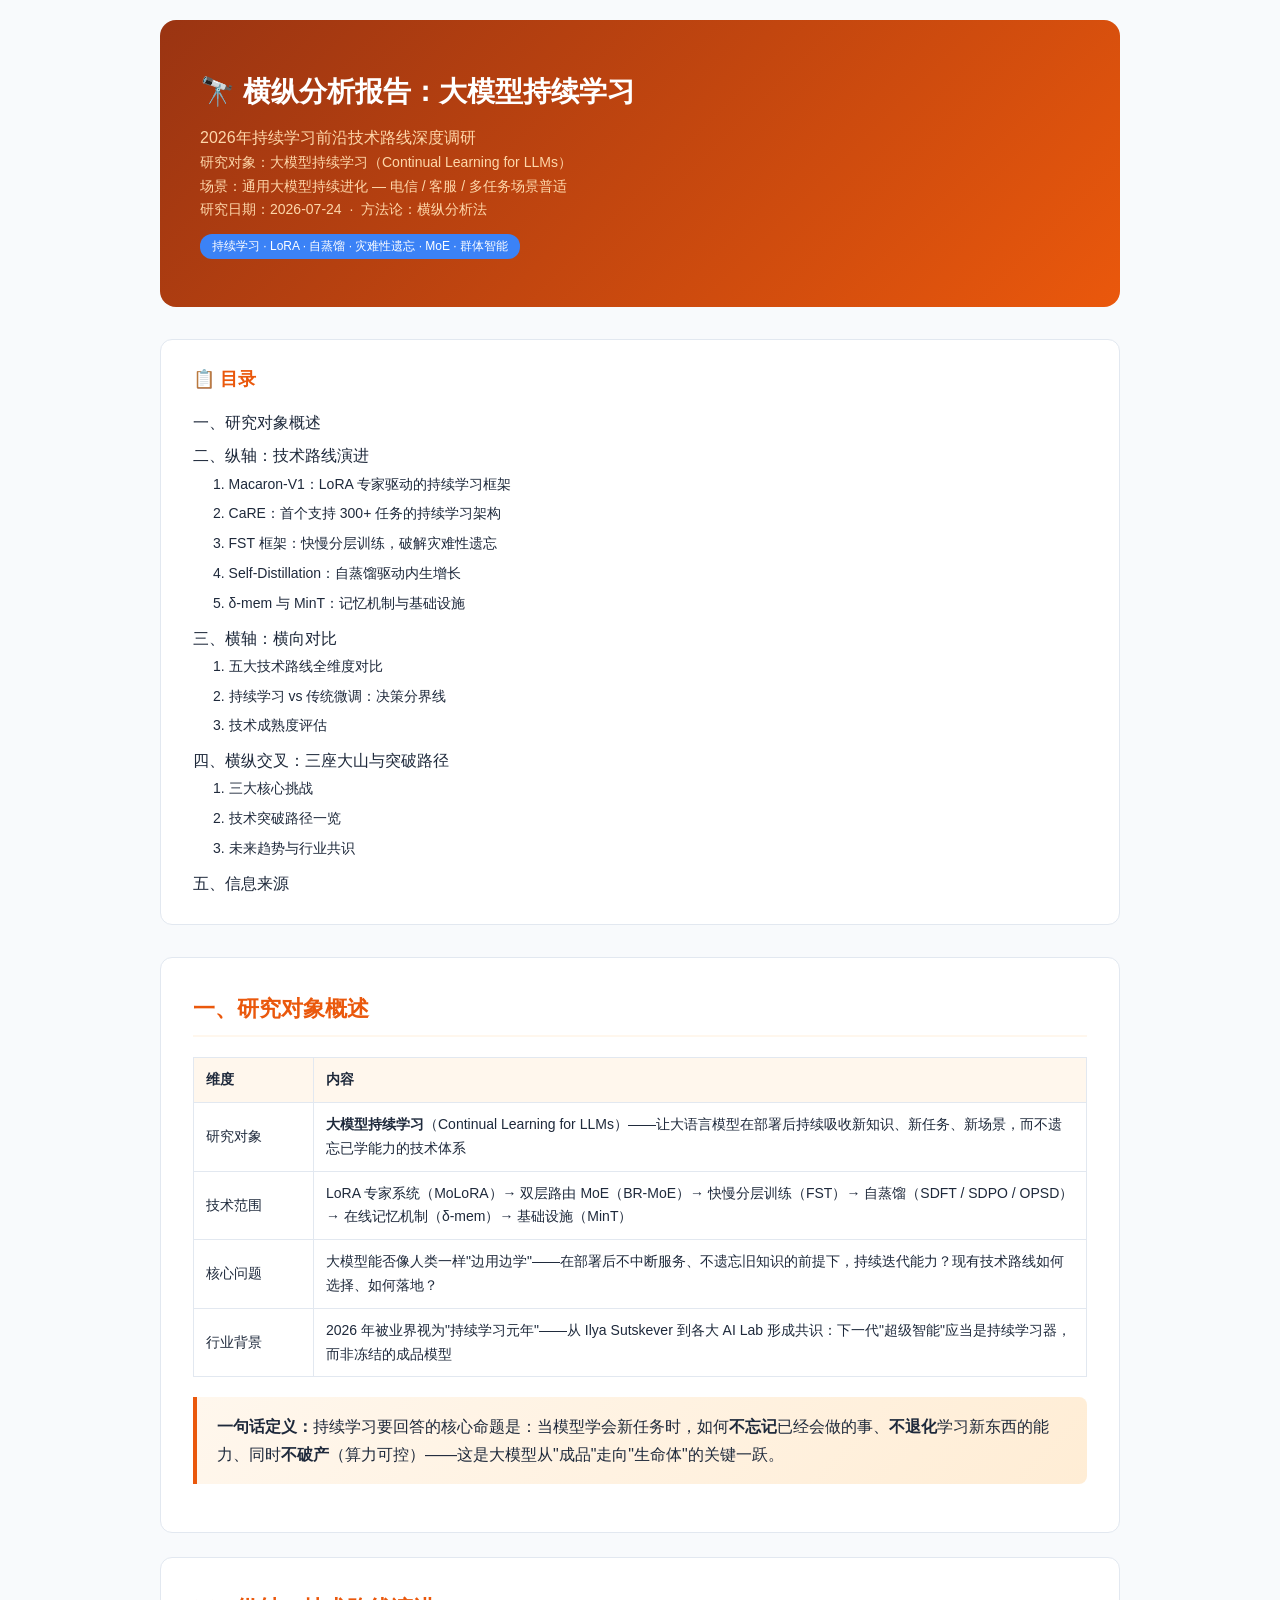
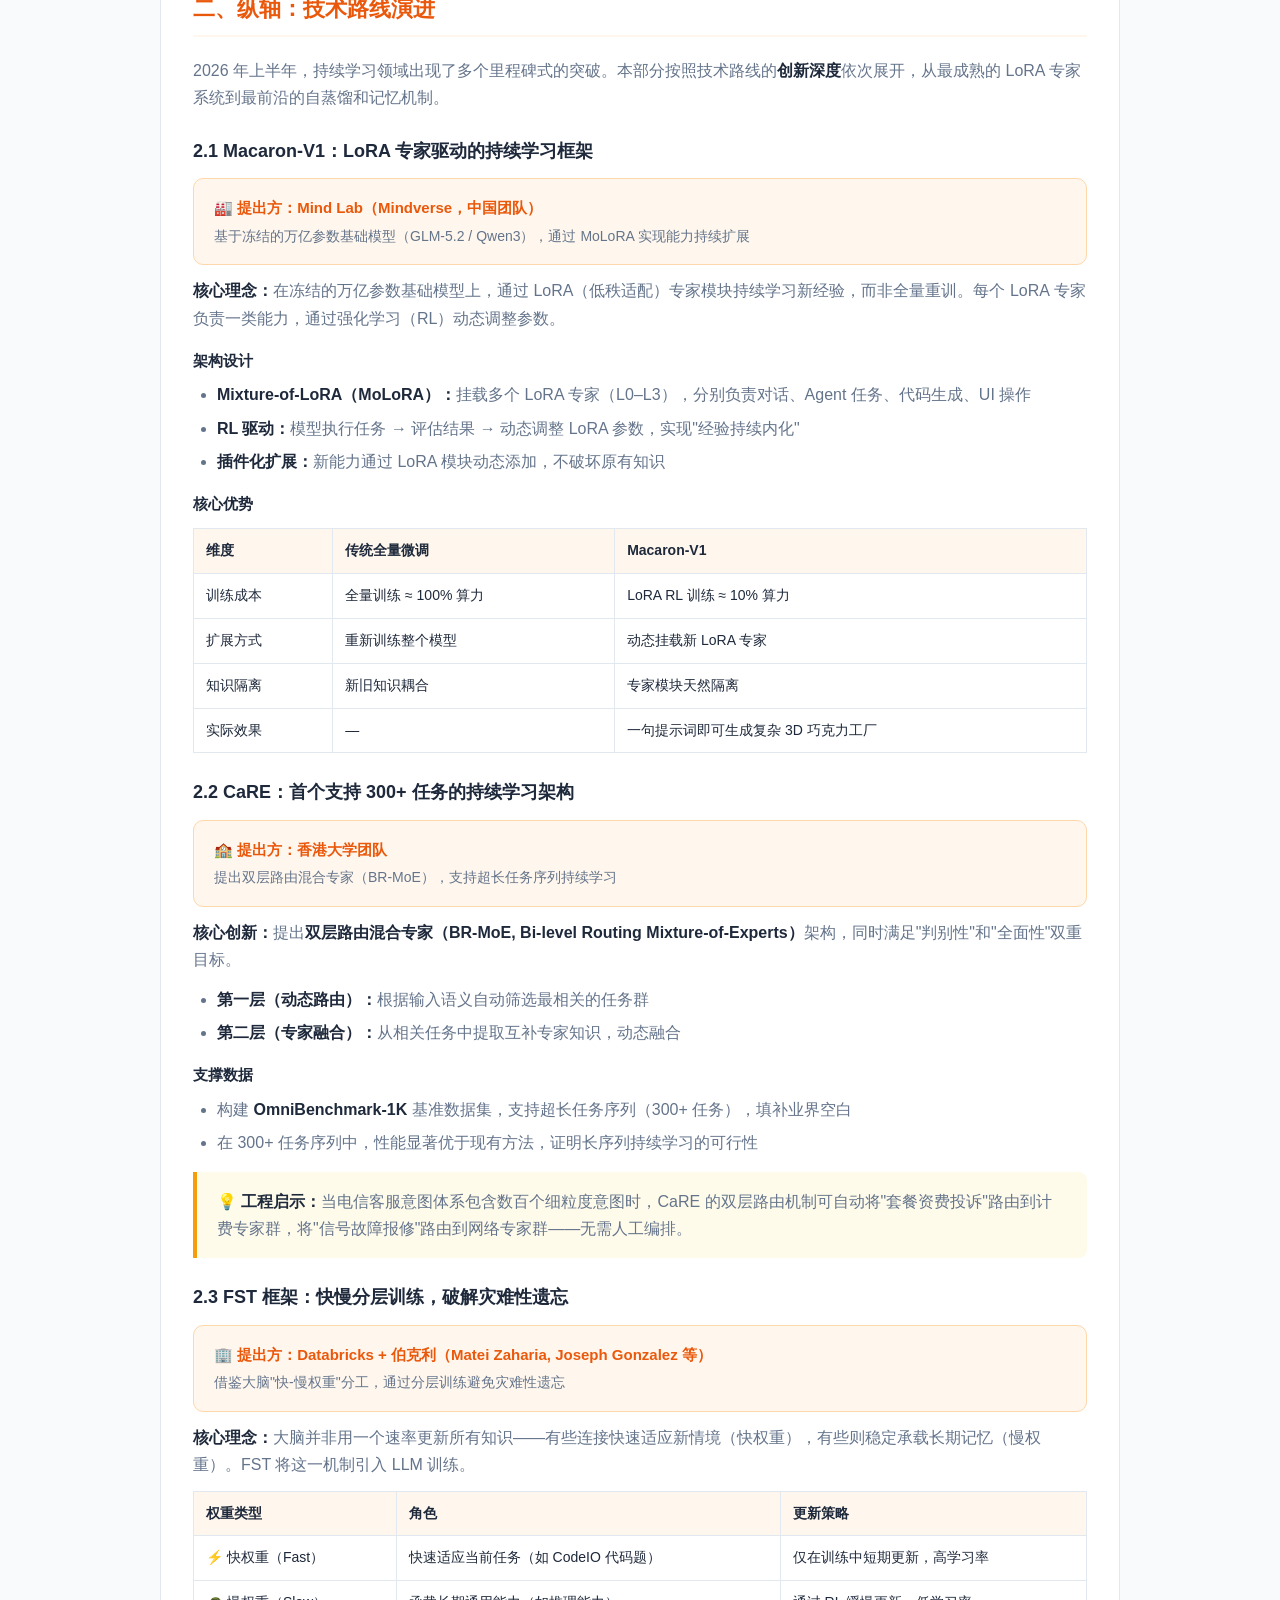
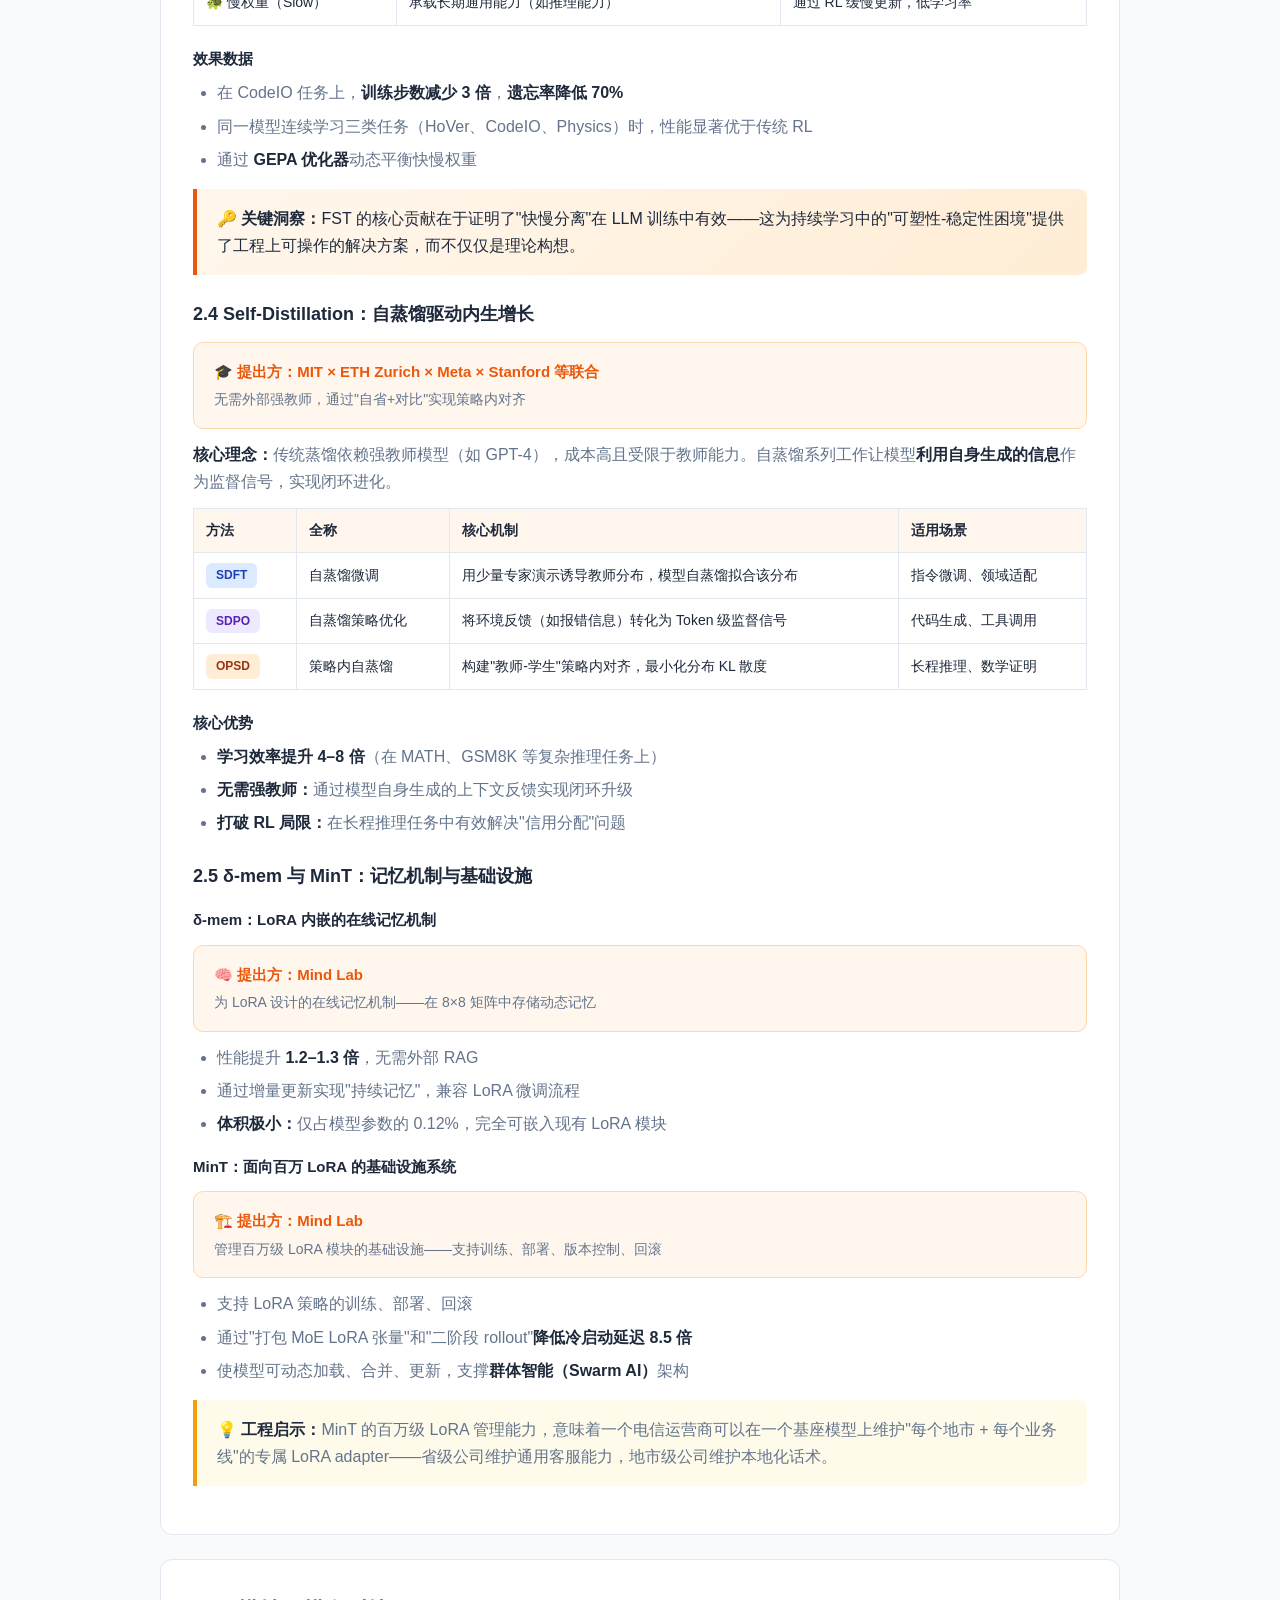
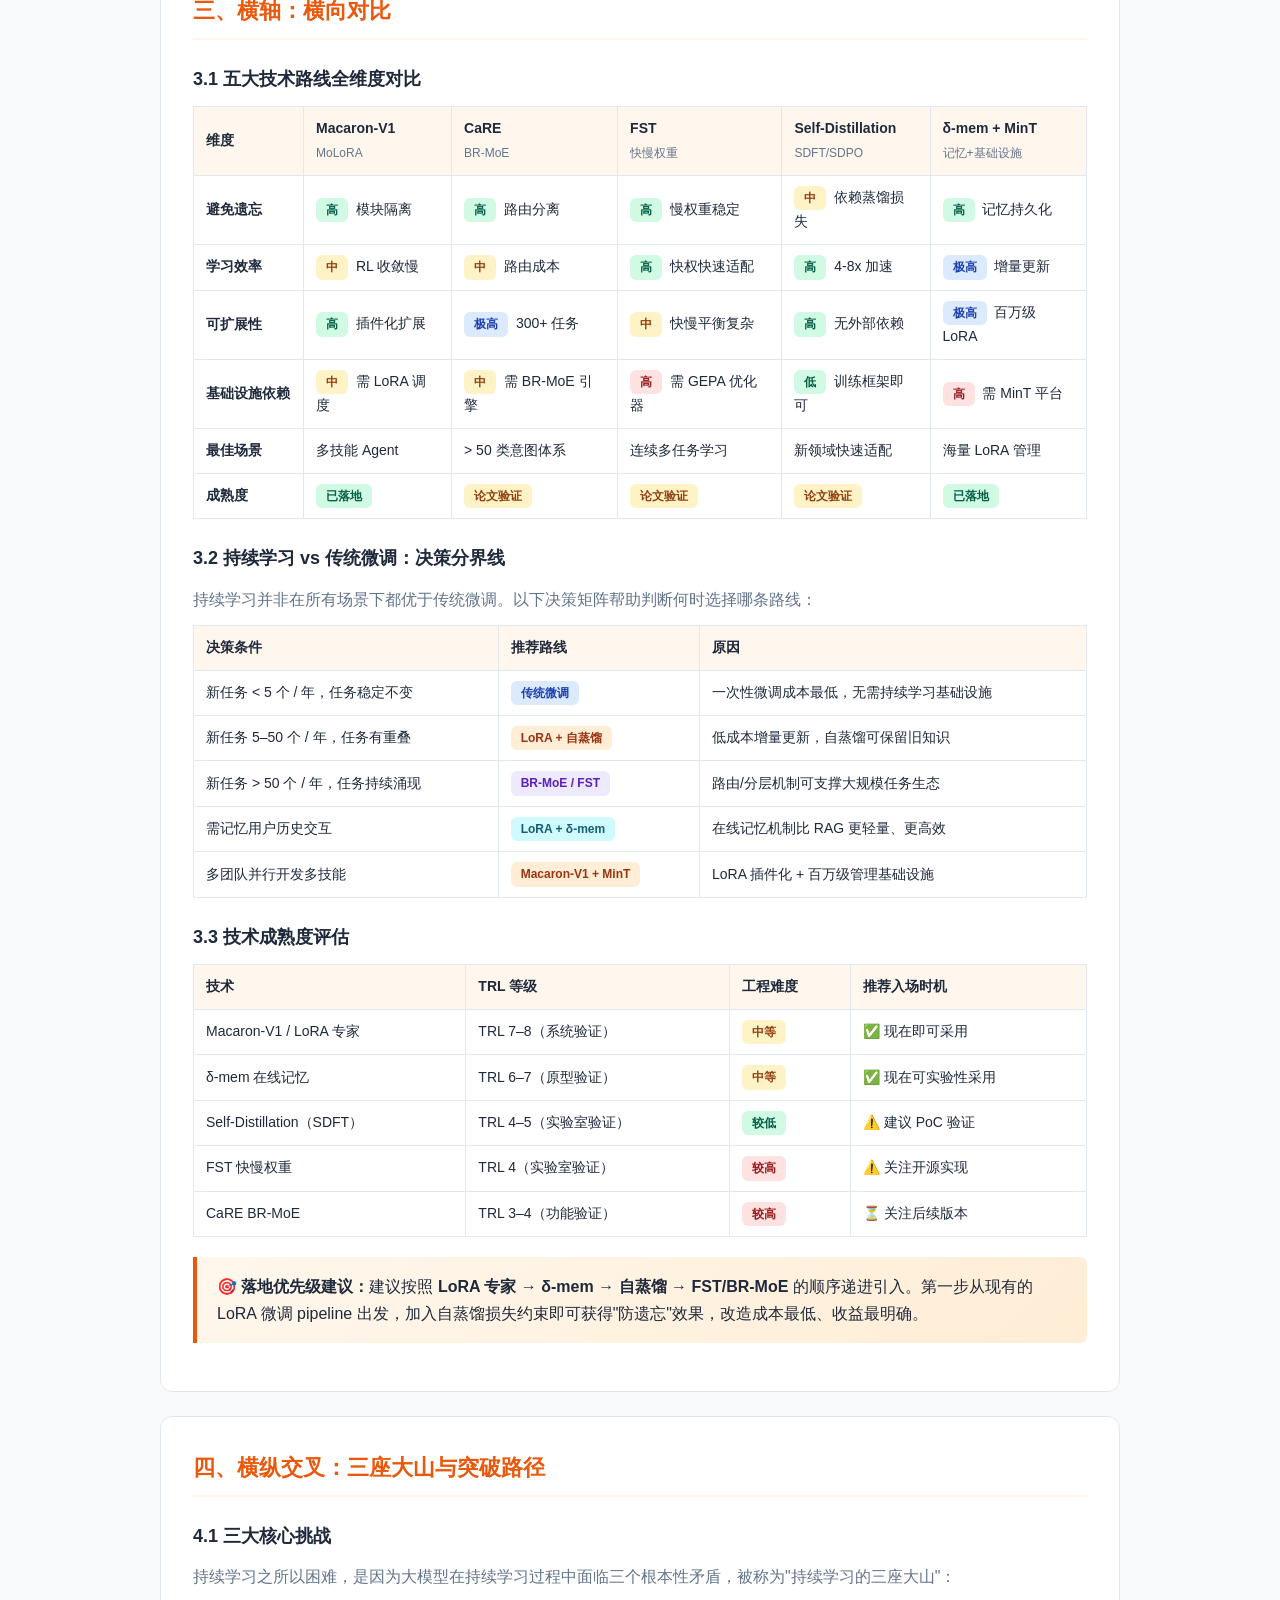
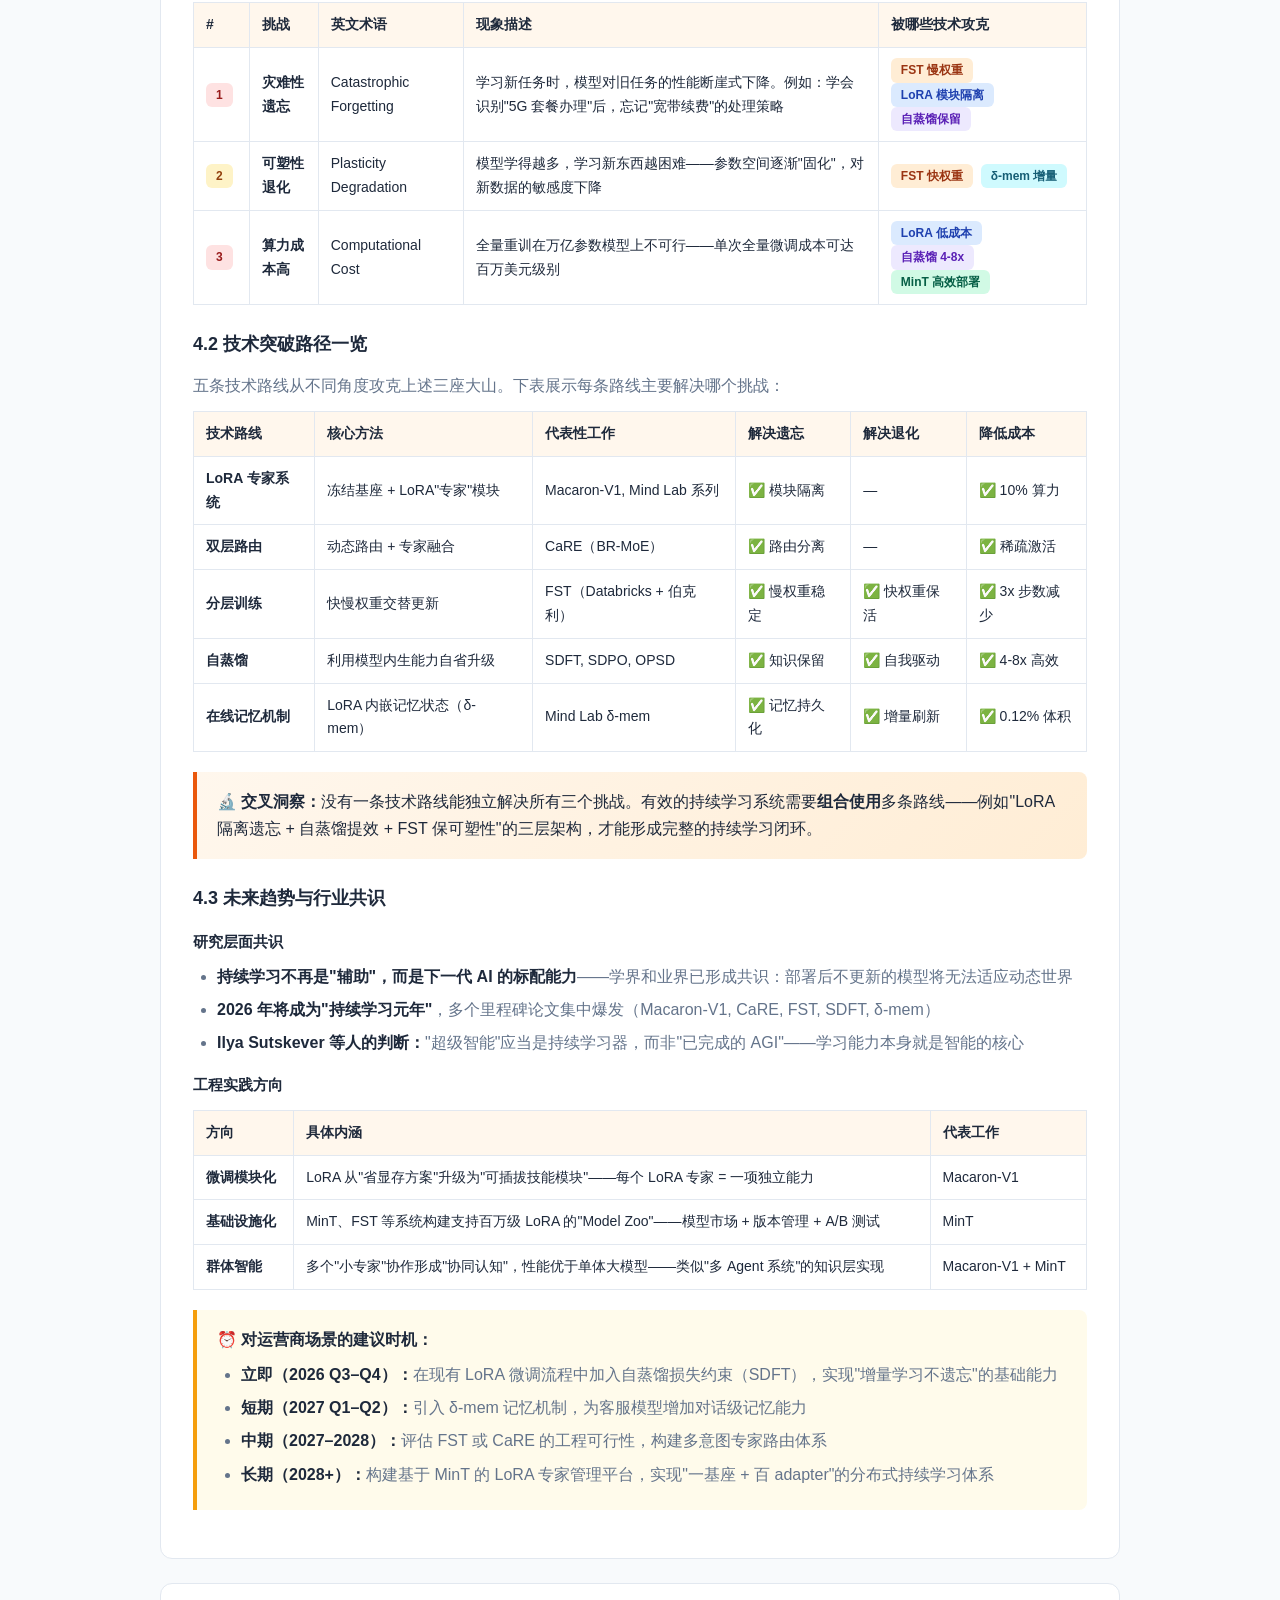
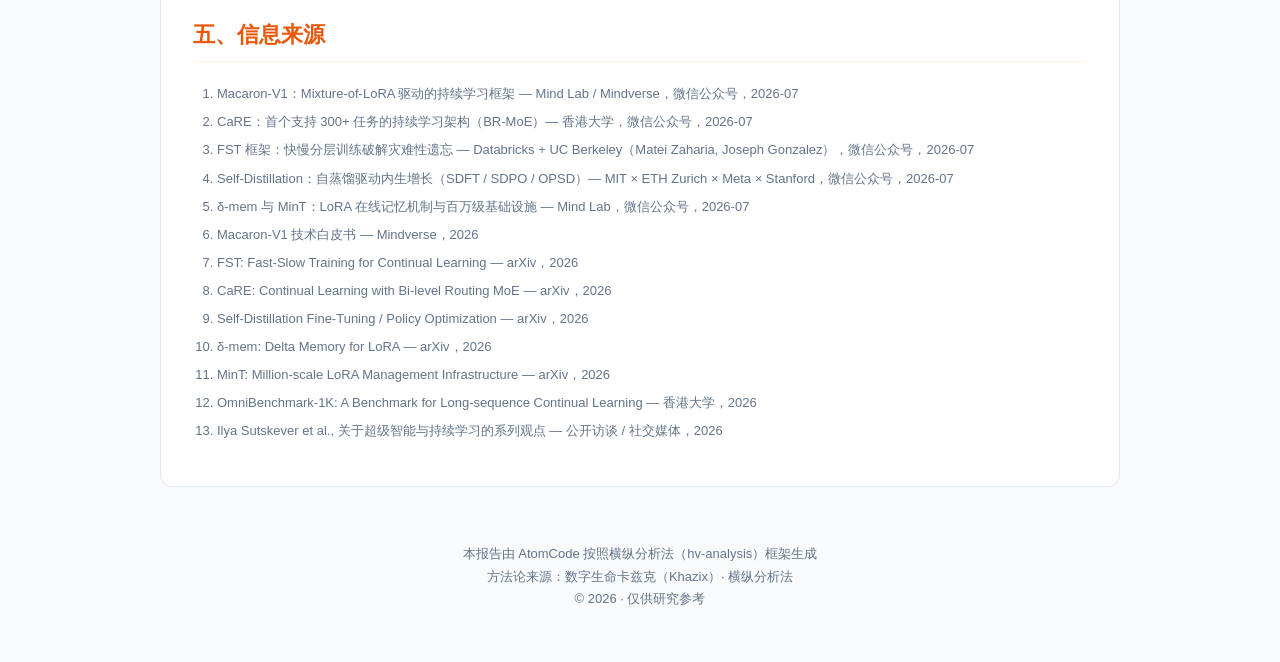
<file: report/llm-continual-learning-survey.html>
<!DOCTYPE html>
<html lang="zh-CN">
<head>
<meta charset="UTF-8">
<meta name="viewport" content="width=device-width, initial-scale=1.0">
<title>🔭 横纵分析报告：大模型持续学习 — 技术路线与突破路径</title>
<style>
  :root {
    --bg: #f8fafc;
    --card: #ffffff;
    --border: #e2e8f0;
    --accent: #ea580c;
    --accent-light: #fff7ed;
    --text: #1e293b;
    --text-secondary: #64748b;
    --green: #10b981;
    --yellow: #f59e0b;
    --red: #ef4444;
    --purple: #8b5cf6;
    --blue: #3b82f6;
    --orange: #ea580c;
    --cyan: #06b6d4;
  }
  * { margin:0; padding:0; box-sizing:border-box; }
  body {
    font-family: -apple-system, BlinkMacSystemFont, "Segoe UI", Roboto, "Noto Sans SC", sans-serif;
    background: var(--bg);
    color: var(--text);
    line-height: 1.7;
    padding: 20px;
  }
  .container { max-width: 960px; margin: 0 auto; }

  .header {
    background: linear-gradient(135deg, #9a3412 0%, #ea580c 100%);
    color: white;
    padding: 48px 40px;
    border-radius: 16px;
    margin-bottom: 32px;
  }
  .header h1 { font-size: 28px; margin-bottom: 8px; }
  .header .meta { color: #fed7aa; font-size: 14px; }
  .header .badge { display:inline-block; background:var(--blue); padding:2px 12px; border-radius:12px; font-size:12px; margin-top:12px; }

  .toc { background:var(--card); border:1px solid var(--border); border-radius:12px; padding:24px 32px; margin-bottom:32px; }
  .toc h2 { font-size:18px; margin-bottom:12px; color:var(--accent); }
  .toc ul { list-style:none; padding:0; }
  .toc li { padding:3px 0; }
  .toc a { color:var(--text); text-decoration:none; }
  .toc a:hover { color:var(--accent); }
  .toc .sub { padding-left:20px; font-size:14px; color:var(--text-secondary); }

  .card { background:var(--card); border:1px solid var(--border); border-radius:12px; padding:32px; margin-bottom:24px; }
  .card h2 { font-size:22px; color:var(--accent); border-bottom:2px solid var(--accent-light); padding-bottom:8px; margin-bottom:20px; }
  .card h3 { font-size:18px; color:var(--text); margin-top:24px; margin-bottom:12px; }
  .card h4 { font-size:15px; color:var(--text); margin-top:16px; margin-bottom:8px; }
  .card p { margin-bottom:12px; color:var(--text-secondary); }
  .card ul, .card ol { margin:8px 0 12px 24px; color:var(--text-secondary); }
  .card li { margin-bottom:6px; }
  .card strong { color:var(--text); }

  .tag { display:inline-block; padding:2px 10px; border-radius:6px; font-size:12px; font-weight:600; margin-right:4px; }
  .tag-green { background:#d1fae5; color:#065f46; }
  .tag-yellow { background:#fef3c7; color:#92400e; }
  .tag-blue { background:#dbeafe; color:#1e40af; }
  .tag-red { background:#fee2e2; color:#991b1b; }
  .tag-purple { background:#ede9fe; color:#5b21b6; }
  .tag-orange { background:#ffedd5; color:#9a3412; }
  .tag-cyan { background:#cffafe; color:#155e75; }

  table { width:100%; border-collapse:collapse; margin:12px 0 20px; font-size:14px; }
  th, td { border:1px solid var(--border); padding:10px 12px; text-align:left; }
  th { background:var(--accent-light); color:var(--text); font-weight:600; }
  tr:hover { background:#f1f5f9; }

  .insight { background:linear-gradient(135deg,#fff7ed,#ffedd5); border-left:4px solid var(--orange); padding:16px 20px; border-radius:0 8px 8px 0; margin:16px 0; }
  .insight p { color:var(--text); margin:0; }
  .callout { background:#fffbeb; border-left:4px solid var(--yellow); padding:16px 20px; border-radius:0 8px 8px 0; margin:16px 0; }
  .callout p { margin:0; }

  .footer { text-align:center; padding:32px; color:var(--text-secondary); font-size:13px; }
  pre { background:#f1f5f9; padding:12px; border-radius:8px; font-size:13px; overflow-x:auto; margin:12px 0; }

  .arch-box {
    background: var(--accent-light);
    border: 1px solid #fed7aa;
    border-radius: 10px;
    padding: 16px 20px;
    margin: 12px 0;
  }
  .arch-box .arch-title { font-weight:700; color:var(--accent); font-size:15px; margin-bottom:4px; }
  .arch-box .arch-desc { font-size:14px; color:var(--text-secondary); }

  @media (max-width:640px) {
    body { padding:12px; }
    .header { padding:28px 20px; }
    .header h1 { font-size:22px; }
    .card { padding:20px; }
    table, th, td { font-size:12px; padding:6px 8px; }
  }
</style>
</head>
<body>
<div class="container">

  <!-- Header -->
  <div class="header">
    <h1>🔭 横纵分析报告：大模型持续学习</h1>
    <p style="color:#fed7aa;margin-top:4px;">2026年持续学习前沿技术路线深度调研</p>
    <div class="meta">
      研究对象：大模型持续学习（Continual Learning for LLMs）<br>
      场景：通用大模型持续进化 — 电信 / 客服 / 多任务场景普适<br>
      研究日期：2026-07-24 &nbsp;·&nbsp; 方法论：横纵分析法
    </div>
    <span class="badge">持续学习 · LoRA · 自蒸馏 · 灾难性遗忘 · MoE · 群体智能</span>
  </div>

  <!-- TOC -->
  <div class="toc">
    <h2>📋 目录</h2>
    <ul>
      <li><a href="#sec1">一、研究对象概述</a></li>
      <li><a href="#sec2">二、纵轴：技术路线演进</a>
        <ul class="sub">
          <li><a href="#sec2-1">1. Macaron-V1：LoRA 专家驱动的持续学习框架</a></li>
          <li><a href="#sec2-2">2. CaRE：首个支持 300+ 任务的持续学习架构</a></li>
          <li><a href="#sec2-3">3. FST 框架：快慢分层训练，破解灾难性遗忘</a></li>
          <li><a href="#sec2-4">4. Self-Distillation：自蒸馏驱动内生增长</a></li>
          <li><a href="#sec2-5">5. δ-mem 与 MinT：记忆机制与基础设施</a></li>
        </ul>
      </li>
      <li><a href="#sec3">三、横轴：横向对比</a>
        <ul class="sub">
          <li><a href="#sec3-1">1. 五大技术路线全维度对比</a></li>
          <li><a href="#sec3-2">2. 持续学习 vs 传统微调：决策分界线</a></li>
          <li><a href="#sec3-3">3. 技术成熟度评估</a></li>
        </ul>
      </li>
      <li><a href="#sec4">四、横纵交叉：三座大山与突破路径</a>
        <ul class="sub">
          <li><a href="#sec4-1">1. 三大核心挑战</a></li>
          <li><a href="#sec4-2">2. 技术突破路径一览</a></li>
          <li><a href="#sec4-3">3. 未来趋势与行业共识</a></li>
        </ul>
      </li>
      <li><a href="#sec5">五、信息来源</a></li>
    </ul>
  </div>

  <!-- Section 1 -->
  <div class="card" id="sec1">
    <h2>一、研究对象概述</h2>
    <table>
      <tr><th style="width:120px">维度</th><th>内容</th></tr>
      <tr><td>研究对象</td><td><strong>大模型持续学习</strong>（Continual Learning for LLMs）——让大语言模型在部署后持续吸收新知识、新任务、新场景，而不遗忘已学能力的技术体系</td></tr>
      <tr><td>技术范围</td><td>LoRA 专家系统（MoLoRA）→ 双层路由 MoE（BR-MoE）→ 快慢分层训练（FST）→ 自蒸馏（SDFT / SDPO / OPSD）→ 在线记忆机制（δ-mem）→ 基础设施（MinT）</td></tr>
      <tr><td>核心问题</td><td>大模型能否像人类一样"边用边学"——在部署后不中断服务、不遗忘旧知识的前提下，持续迭代能力？现有技术路线如何选择、如何落地？</td></tr>
      <tr><td>行业背景</td><td>2026 年被业界视为"持续学习元年"——从 Ilya Sutskever 到各大 AI Lab 形成共识：下一代"超级智能"应当是持续学习器，而非冻结的成品模型</td></tr>
    </table>
    <div class="insight">
      <p><strong>一句话定义：</strong>持续学习要回答的核心命题是：当模型学会新任务时，如何<strong>不忘记</strong>已经会做的事、<strong>不退化</strong>学习新东西的能力、同时<strong>不破产</strong>（算力可控）——这是大模型从"成品"走向"生命体"的关键一跃。</p>
    </div>
  </div>

  <!-- Section 2: Vertical -->
  <div class="card" id="sec2">
    <h2>二、纵轴：技术路线演进</h2>
    <p>2026 年上半年，持续学习领域出现了多个里程碑式的突破。本部分按照技术路线的<strong>创新深度</strong>依次展开，从最成熟的 LoRA 专家系统到最前沿的自蒸馏和记忆机制。</p>

    <h3 id="sec2-1">2.1 Macaron-V1：LoRA 专家驱动的持续学习框架</h3>
    <div class="arch-box">
      <div class="arch-title">🏭 提出方：Mind Lab（Mindverse，中国团队）</div>
      <div class="arch-desc">基于冻结的万亿参数基础模型（GLM-5.2 / Qwen3），通过 MoLoRA 实现能力持续扩展</div>
    </div>

    <p><strong>核心理念：</strong>在冻结的万亿参数基础模型上，通过 LoRA（低秩适配）专家模块持续学习新经验，而非全量重训。每个 LoRA 专家负责一类能力，通过强化学习（RL）动态调整参数。</p>

    <h4>架构设计</h4>
    <ul>
      <li><strong>Mixture-of-LoRA（MoLoRA）：</strong>挂载多个 LoRA 专家（L0–L3），分别负责对话、Agent 任务、代码生成、UI 操作</li>
      <li><strong>RL 驱动：</strong>模型执行任务 → 评估结果 → 动态调整 LoRA 参数，实现"经验持续内化"</li>
      <li><strong>插件化扩展：</strong>新能力通过 LoRA 模块动态添加，不破坏原有知识</li>
    </ul>

    <h4>核心优势</h4>
    <table>
      <tr><th>维度</th><th>传统全量微调</th><th>Macaron-V1</th></tr>
      <tr><td>训练成本</td><td>全量训练 ≈ 100% 算力</td><td>LoRA RL 训练 ≈ 10% 算力</td></tr>
      <tr><td>扩展方式</td><td>重新训练整个模型</td><td>动态挂载新 LoRA 专家</td></tr>
      <tr><td>知识隔离</td><td>新旧知识耦合</td><td>专家模块天然隔离</td></tr>
      <tr><td>实际效果</td><td>—</td><td>一句提示词即可生成复杂 3D 巧克力工厂</td></tr>
    </table>

    <h3 id="sec2-2">2.2 CaRE：首个支持 300+ 任务的持续学习架构</h3>
    <div class="arch-box">
      <div class="arch-title">🏫 提出方：香港大学团队</div>
      <div class="arch-desc">提出双层路由混合专家（BR-MoE），支持超长任务序列持续学习</div>
    </div>

    <p><strong>核心创新：</strong>提出<strong>双层路由混合专家（BR-MoE, Bi-level Routing Mixture-of-Experts）</strong>架构，同时满足"判别性"和"全面性"双重目标。</p>

    <ul>
      <li><strong>第一层（动态路由）：</strong>根据输入语义自动筛选最相关的任务群</li>
      <li><strong>第二层（专家融合）：</strong>从相关任务中提取互补专家知识，动态融合</li>
    </ul>

    <h4>支撑数据</h4>
    <ul>
      <li>构建 <strong>OmniBenchmark-1K</strong> 基准数据集，支持超长任务序列（300+ 任务），填补业界空白</li>
      <li>在 300+ 任务序列中，性能显著优于现有方法，证明长序列持续学习的可行性</li>
    </ul>

    <div class="callout">
      <p><strong>💡 工程启示：</strong>当电信客服意图体系包含数百个细粒度意图时，CaRE 的双层路由机制可自动将"套餐资费投诉"路由到计费专家群，将"信号故障报修"路由到网络专家群——无需人工编排。</p>
    </div>

    <h3 id="sec2-3">2.3 FST 框架：快慢分层训练，破解灾难性遗忘</h3>
    <div class="arch-box">
      <div class="arch-title">🏢 提出方：Databricks + 伯克利（Matei Zaharia, Joseph Gonzalez 等）</div>
      <div class="arch-desc">借鉴大脑"快-慢权重"分工，通过分层训练避免灾难性遗忘</div>
    </div>

    <p><strong>核心理念：</strong>大脑并非用一个速率更新所有知识——有些连接快速适应新情境（快权重），有些则稳定承载长期记忆（慢权重）。FST 将这一机制引入 LLM 训练。</p>

    <table>
      <tr><th>权重类型</th><th>角色</th><th>更新策略</th></tr>
      <tr><td>⚡ 快权重（Fast）</td><td>快速适应当前任务（如 CodeIO 代码题）</td><td>仅在训练中短期更新，高学习率</td></tr>
      <tr><td>🐢 慢权重（Slow）</td><td>承载长期通用能力（如推理能力）</td><td>通过 RL 缓慢更新，低学习率</td></tr>
    </table>

    <h4>效果数据</h4>
    <ul>
      <li>在 CodeIO 任务上，<strong>训练步数减少 3 倍</strong>，<strong>遗忘率降低 70%</strong></li>
      <li>同一模型连续学习三类任务（HoVer、CodeIO、Physics）时，性能显著优于传统 RL</li>
      <li>通过 <strong>GEPA 优化器</strong>动态平衡快慢权重</li>
    </ul>

    <div class="insight">
      <p><strong>🔑 关键洞察：</strong>FST 的核心贡献在于证明了"快慢分离"在 LLM 训练中有效——这为持续学习中的"可塑性-稳定性困境"提供了工程上可操作的解决方案，而不仅仅是理论构想。</p>
    </div>

    <h3 id="sec2-4">2.4 Self-Distillation：自蒸馏驱动内生增长</h3>
    <div class="arch-box">
      <div class="arch-title">🎓 提出方：MIT &times; ETH Zurich &times; Meta &times; Stanford 等联合</div>
      <div class="arch-desc">无需外部强教师，通过"自省+对比"实现策略内对齐</div>
    </div>

    <p><strong>核心理念：</strong>传统蒸馏依赖强教师模型（如 GPT-4），成本高且受限于教师能力。自蒸馏系列工作让模型<strong>利用自身生成的信息</strong>作为监督信号，实现闭环进化。</p>

    <table>
      <tr><th>方法</th><th>全称</th><th>核心机制</th><th>适用场景</th></tr>
      <tr><td><span class="tag tag-blue">SDFT</span></td><td>自蒸馏微调</td><td>用少量专家演示诱导教师分布，模型自蒸馏拟合该分布</td><td>指令微调、领域适配</td></tr>
      <tr><td><span class="tag tag-purple">SDPO</span></td><td>自蒸馏策略优化</td><td>将环境反馈（如报错信息）转化为 Token 级监督信号</td><td>代码生成、工具调用</td></tr>
      <tr><td><span class="tag tag-orange">OPSD</span></td><td>策略内自蒸馏</td><td>构建"教师-学生"策略内对齐，最小化分布 KL 散度</td><td>长程推理、数学证明</td></tr>
    </table>

    <h4>核心优势</h4>
    <ul>
      <li><strong>学习效率提升 4–8 倍</strong>（在 MATH、GSM8K 等复杂推理任务上）</li>
      <li><strong>无需强教师：</strong>通过模型自身生成的上下文反馈实现闭环升级</li>
      <li><strong>打破 RL 局限：</strong>在长程推理任务中有效解决"信用分配"问题</li>
    </ul>

    <h3 id="sec2-5">2.5 δ-mem 与 MinT：记忆机制与基础设施</h3>

    <h4>δ-mem：LoRA 内嵌的在线记忆机制</h4>
    <div class="arch-box">
      <div class="arch-title">🧠 提出方：Mind Lab</div>
      <div class="arch-desc">为 LoRA 设计的在线记忆机制——在 8×8 矩阵中存储动态记忆</div>
    </div>
    <ul>
      <li>性能提升 <strong>1.2–1.3 倍</strong>，无需外部 RAG</li>
      <li>通过增量更新实现"持续记忆"，兼容 LoRA 微调流程</li>
      <li><strong>体积极小：</strong>仅占模型参数的 0.12%，完全可嵌入现有 LoRA 模块</li>
    </ul>

    <h4>MinT：面向百万 LoRA 的基础设施系统</h4>
    <div class="arch-box">
      <div class="arch-title">🏗️ 提出方：Mind Lab</div>
      <div class="arch-desc">管理百万级 LoRA 模块的基础设施——支持训练、部署、版本控制、回滚</div>
    </div>
    <ul>
      <li>支持 LoRA 策略的训练、部署、回滚</li>
      <li>通过"打包 MoE LoRA 张量"和"二阶段 rollout"<strong>降低冷启动延迟 8.5 倍</strong></li>
      <li>使模型可动态加载、合并、更新，支撑<strong>群体智能（Swarm AI）</strong>架构</li>
    </ul>

    <div class="callout">
      <p><strong>💡 工程启示：</strong>MinT 的百万级 LoRA 管理能力，意味着一个电信运营商可以在一个基座模型上维护"每个地市 + 每个业务线"的专属 LoRA adapter——省级公司维护通用客服能力，地市级公司维护本地化话术。</p>
    </div>
  </div>

  <!-- Section 3: Horizontal -->
  <div class="card" id="sec3">
    <h2>三、横轴：横向对比</h2>

    <h3 id="sec3-1">3.1 五大技术路线全维度对比</h3>
    <table>
      <tr><th style="min-width:110px">维度</th><th>Macaron-V1<br><span style="font-weight:400;font-size:12px;color:var(--text-secondary)">MoLoRA</span></th><th>CaRE<br><span style="font-weight:400;font-size:12px;color:var(--text-secondary)">BR-MoE</span></th><th>FST<br><span style="font-weight:400;font-size:12px;color:var(--text-secondary)">快慢权重</span></th><th>Self-Distillation<br><span style="font-weight:400;font-size:12px;color:var(--text-secondary)">SDFT/SDPO</span></th><th>δ-mem + MinT<br><span style="font-weight:400;font-size:12px;color:var(--text-secondary)">记忆+基础设施</span></th></tr>
      <tr>
        <td><strong>避免遗忘</strong></td>
        <td><span class="tag tag-green">高</span> 模块隔离</td>
        <td><span class="tag tag-green">高</span> 路由分离</td>
        <td><span class="tag tag-green">高</span> 慢权重稳定</td>
        <td><span class="tag tag-yellow">中</span> 依赖蒸馏损失</td>
        <td><span class="tag tag-green">高</span> 记忆持久化</td>
      </tr>
      <tr>
        <td><strong>学习效率</strong></td>
        <td><span class="tag tag-yellow">中</span> RL 收敛慢</td>
        <td><span class="tag tag-yellow">中</span> 路由成本</td>
        <td><span class="tag tag-green">高</span> 快权快速适配</td>
        <td><span class="tag tag-green">高</span> 4-8x 加速</td>
        <td><span class="tag tag-blue">极高</span> 增量更新</td>
      </tr>
      <tr>
        <td><strong>可扩展性</strong></td>
        <td><span class="tag tag-green">高</span> 插件化扩展</td>
        <td><span class="tag tag-blue">极高</span> 300+ 任务</td>
        <td><span class="tag tag-yellow">中</span> 快慢平衡复杂</td>
        <td><span class="tag tag-green">高</span> 无外部依赖</td>
        <td><span class="tag tag-blue">极高</span> 百万级 LoRA</td>
      </tr>
      <tr>
        <td><strong>基础设施依赖</strong></td>
        <td><span class="tag tag-yellow">中</span> 需 LoRA 调度</td>
        <td><span class="tag tag-yellow">中</span> 需 BR-MoE 引擎</td>
        <td><span class="tag tag-red">高</span> 需 GEPA 优化器</td>
        <td><span class="tag tag-green">低</span> 训练框架即可</td>
        <td><span class="tag tag-red">高</span> 需 MinT 平台</td>
      </tr>
      <tr>
        <td><strong>最佳场景</strong></td>
        <td>多技能 Agent</td>
        <td>> 50 类意图体系</td>
        <td>连续多任务学习</td>
        <td>新领域快速适配</td>
        <td>海量 LoRA 管理</td>
      </tr>
      <tr>
        <td><strong>成熟度</strong></td>
        <td><span class="tag tag-green">已落地</span></td>
        <td><span class="tag tag-yellow">论文验证</span></td>
        <td><span class="tag tag-yellow">论文验证</span></td>
        <td><span class="tag tag-yellow">论文验证</span></td>
        <td><span class="tag tag-green">已落地</span></td>
      </tr>
    </table>

    <h3 id="sec3-2">3.2 持续学习 vs 传统微调：决策分界线</h3>
    <p>持续学习并非在所有场景下都优于传统微调。以下决策矩阵帮助判断何时选择哪条路线：</p>
    <table>
      <tr><th>决策条件</th><th>推荐路线</th><th>原因</th></tr>
      <tr>
        <td>新任务 &lt; 5 个 / 年，任务稳定不变</td>
        <td><span class="tag tag-blue">传统微调</span></td>
        <td>一次性微调成本最低，无需持续学习基础设施</td>
      </tr>
      <tr>
        <td>新任务 5–50 个 / 年，任务有重叠</td>
        <td><span class="tag tag-orange">LoRA + 自蒸馏</span></td>
        <td>低成本增量更新，自蒸馏可保留旧知识</td>
      </tr>
      <tr>
        <td>新任务 &gt; 50 个 / 年，任务持续涌现</td>
        <td><span class="tag tag-purple">BR-MoE / FST</span></td>
        <td>路由/分层机制可支撑大规模任务生态</td>
      </tr>
      <tr>
        <td>需记忆用户历史交互</td>
        <td><span class="tag tag-cyan">LoRA + δ-mem</span></td>
        <td>在线记忆机制比 RAG 更轻量、更高效</td>
      </tr>
      <tr>
        <td>多团队并行开发多技能</td>
        <td><span class="tag tag-orange">Macaron-V1 + MinT</span></td>
        <td>LoRA 插件化 + 百万级管理基础设施</td>
      </tr>
    </table>

    <h3 id="sec3-3">3.3 技术成熟度评估</h3>
    <table>
      <tr><th>技术</th><th>TRL 等级</th><th>工程难度</th><th>推荐入场时机</th></tr>
      <tr>
        <td>Macaron-V1 / LoRA 专家</td>
        <td>TRL 7–8（系统验证）</td>
        <td><span class="tag tag-yellow">中等</span></td>
        <td>✅ 现在即可采用</td>
      </tr>
      <tr>
        <td>δ-mem 在线记忆</td>
        <td>TRL 6–7（原型验证）</td>
        <td><span class="tag tag-yellow">中等</span></td>
        <td>✅ 现在可实验性采用</td>
      </tr>
      <tr>
        <td>Self-Distillation（SDFT）</td>
        <td>TRL 4–5（实验室验证）</td>
        <td><span class="tag tag-green">较低</span></td>
        <td>⚠️ 建议 PoC 验证</td>
      </tr>
      <tr>
        <td>FST 快慢权重</td>
        <td>TRL 4（实验室验证）</td>
        <td><span class="tag tag-red">较高</span></td>
        <td>⚠️ 关注开源实现</td>
      </tr>
      <tr>
        <td>CaRE BR-MoE</td>
        <td>TRL 3–4（功能验证）</td>
        <td><span class="tag tag-red">较高</span></td>
        <td>⏳ 关注后续版本</td>
      </tr>
    </table>

    <div class="insight">
      <p><strong>🎯 落地优先级建议：</strong>建议按照 <strong>LoRA 专家 → δ-mem → 自蒸馏 → FST/BR-MoE</strong> 的顺序递进引入。第一步从现有的 LoRA 微调 pipeline 出发，加入自蒸馏损失约束即可获得"防遗忘"效果，改造成本最低、收益最明确。</p>
    </div>
  </div>

  <!-- Section 4: Cross Analysis -->
  <div class="card" id="sec4">
    <h2>四、横纵交叉：三座大山与突破路径</h2>

    <h3 id="sec4-1">4.1 三大核心挑战</h3>
    <p>持续学习之所以困难，是因为大模型在持续学习过程中面临三个根本性矛盾，被称为"持续学习的三座大山"：</p>

    <table>
      <tr><th style="width:16px">#</th><th>挑战</th><th>英文术语</th><th>现象描述</th><th>被哪些技术攻克</th></tr>
      <tr>
        <td><span class="tag tag-red">1</span></td>
        <td><strong>灾难性遗忘</strong></td>
        <td>Catastrophic Forgetting</td>
        <td>学习新任务时，模型对旧任务的性能断崖式下降。例如：学会识别"5G 套餐办理"后，忘记"宽带续费"的处理策略</td>
        <td><span class="tag tag-orange">FST 慢权重</span> <span class="tag tag-blue">LoRA 模块隔离</span> <span class="tag tag-purple">自蒸馏保留</span></td>
      </tr>
      <tr>
        <td><span class="tag tag-yellow">2</span></td>
        <td><strong>可塑性退化</strong></td>
        <td>Plasticity Degradation</td>
        <td>模型学得越多，学习新东西越困难——参数空间逐渐"固化"，对新数据的敏感度下降</td>
        <td><span class="tag tag-orange">FST 快权重</span> <span class="tag tag-cyan">δ-mem 增量</span></td>
      </tr>
      <tr>
        <td><span class="tag tag-red">3</span></td>
        <td><strong>算力成本高</strong></td>
        <td>Computational Cost</td>
        <td>全量重训在万亿参数模型上不可行——单次全量微调成本可达百万美元级别</td>
        <td><span class="tag tag-blue">LoRA 低成本</span> <span class="tag tag-purple">自蒸馏 4-8x</span> <span class="tag tag-green">MinT 高效部署</span></td>
      </tr>
    </table>

    <h3 id="sec4-2">4.2 技术突破路径一览</h3>
    <p>五条技术路线从不同角度攻克上述三座大山。下表展示每条路线主要解决哪个挑战：</p>
    <table>
      <tr><th>技术路线</th><th>核心方法</th><th>代表性工作</th><th>解决遗忘</th><th>解决退化</th><th>降低成本</th></tr>
      <tr>
        <td><strong>LoRA 专家系统</strong></td>
        <td>冻结基座 + LoRA"专家"模块</td>
        <td>Macaron-V1, Mind Lab 系列</td>
        <td>✅ 模块隔离</td><td>—</td><td>✅ 10% 算力</td>
      </tr>
      <tr>
        <td><strong>双层路由</strong></td>
        <td>动态路由 + 专家融合</td>
        <td>CaRE（BR-MoE）</td>
        <td>✅ 路由分离</td><td>—</td><td>✅ 稀疏激活</td>
      </tr>
      <tr>
        <td><strong>分层训练</strong></td>
        <td>快慢权重交替更新</td>
        <td>FST（Databricks + 伯克利）</td>
        <td>✅ 慢权重稳定</td><td>✅ 快权重保活</td><td>✅ 3x 步数减少</td>
      </tr>
      <tr>
        <td><strong>自蒸馏</strong></td>
        <td>利用模型内生能力自省升级</td>
        <td>SDFT, SDPO, OPSD</td>
        <td>✅ 知识保留</td><td>✅ 自我驱动</td><td>✅ 4-8x 高效</td>
      </tr>
      <tr>
        <td><strong>在线记忆机制</strong></td>
        <td>LoRA 内嵌记忆状态（δ-mem）</td>
        <td>Mind Lab δ-mem</td>
        <td>✅ 记忆持久化</td><td>✅ 增量刷新</td><td>✅ 0.12% 体积</td>
      </tr>
    </table>

    <div class="insight">
      <p><strong>🔬 交叉洞察：</strong>没有一条技术路线能独立解决所有三个挑战。有效的持续学习系统需要<strong>组合使用</strong>多条路线——例如"LoRA 隔离遗忘 + 自蒸馏提效 + FST 保可塑性"的三层架构，才能形成完整的持续学习闭环。</p>
    </div>

    <h3 id="sec4-3">4.3 未来趋势与行业共识</h3>

    <h4>研究层面共识</h4>
    <ul>
      <li><strong>持续学习不再是"辅助"，而是下一代 AI 的标配能力</strong>——学界和业界已形成共识：部署后不更新的模型将无法适应动态世界</li>
      <li><strong>2026 年将成为"持续学习元年"</strong>，多个里程碑论文集中爆发（Macaron-V1, CaRE, FST, SDFT, δ-mem）</li>
      <li><strong>Ilya Sutskever 等人的判断：</strong>"超级智能"应当是持续学习器，而非"已完成的 AGI"——学习能力本身就是智能的核心</li>
    </ul>

    <h4>工程实践方向</h4>
    <table>
      <tr><th>方向</th><th>具体内涵</th><th>代表工作</th></tr>
      <tr>
        <td><strong>微调模块化</strong></td>
        <td>LoRA 从"省显存方案"升级为"可插拔技能模块"——每个 LoRA 专家 = 一项独立能力</td>
        <td>Macaron-V1</td>
      </tr>
      <tr>
        <td><strong>基础设施化</strong></td>
        <td>MinT、FST 等系统构建支持百万级 LoRA 的"Model Zoo"——模型市场 + 版本管理 + A/B 测试</td>
        <td>MinT</td>
      </tr>
      <tr>
        <td><strong>群体智能</strong></td>
        <td>多个"小专家"协作形成"协同认知"，性能优于单体大模型——类似"多 Agent 系统"的知识层实现</td>
        <td>Macaron-V1 + MinT</td>
      </tr>
    </table>

    <div class="callout">
      <p><strong>⏰ 对运营商场景的建议时机：</strong></p>
      <ul style="margin-bottom:0;">
        <li><strong>立即（2026 Q3–Q4）：</strong>在现有 LoRA 微调流程中加入自蒸馏损失约束（SDFT），实现"增量学习不遗忘"的基础能力</li>
        <li><strong>短期（2027 Q1–Q2）：</strong>引入 δ-mem 记忆机制，为客服模型增加对话级记忆能力</li>
        <li><strong>中期（2027–2028）：</strong>评估 FST 或 CaRE 的工程可行性，构建多意图专家路由体系</li>
        <li><strong>长期（2028+）：</strong>构建基于 MinT 的 LoRA 专家管理平台，实现"一基座 + 百 adapter"的分布式持续学习体系</li>
      </ul>
    </div>
  </div>

  <!-- Section 5: Sources -->
  <div class="card" id="sec5">
    <h2>五、信息来源</h2>
    <ol style="font-size:13px;color:var(--text-secondary);">
      <li>Macaron-V1：Mixture-of-LoRA 驱动的持续学习框架 — Mind Lab / Mindverse，微信公众号，2026-07</li>
      <li>CaRE：首个支持 300+ 任务的持续学习架构（BR-MoE）— 香港大学，微信公众号，2026-07</li>
      <li>FST 框架：快慢分层训练破解灾难性遗忘 — Databricks + UC Berkeley（Matei Zaharia, Joseph Gonzalez），微信公众号，2026-07</li>
      <li>Self-Distillation：自蒸馏驱动内生增长（SDFT / SDPO / OPSD）— MIT &times; ETH Zurich &times; Meta &times; Stanford，微信公众号，2026-07</li>
      <li>δ-mem 与 MinT：LoRA 在线记忆机制与百万级基础设施 — Mind Lab，微信公众号，2026-07</li>
      <li>Macaron-V1 技术白皮书 — Mindverse，2026</li>
      <li>FST: Fast-Slow Training for Continual Learning — arXiv，2026</li>
      <li>CaRE: Continual Learning with Bi-level Routing MoE — arXiv，2026</li>
      <li>Self-Distillation Fine-Tuning / Policy Optimization — arXiv，2026</li>
      <li>δ-mem: Delta Memory for LoRA — arXiv，2026</li>
      <li>MinT: Million-scale LoRA Management Infrastructure — arXiv，2026</li>
      <li>OmniBenchmark-1K: A Benchmark for Long-sequence Continual Learning — 香港大学，2026</li>
      <li>Ilya Sutskever et al., 关于超级智能与持续学习的系列观点 — 公开访谈 / 社交媒体，2026</li>
    </ol>
  </div>

  <!-- Footer -->
  <div class="footer">
    <p>本报告由 AtomCode 按照横纵分析法（hv-analysis）框架生成</p>
    <p>方法论来源：数字生命卡兹克（Khazix）· 横纵分析法</p>
    <p>© 2026 · 仅供研究参考</p>
  </div>

</div>
</body>
</html>
</file>
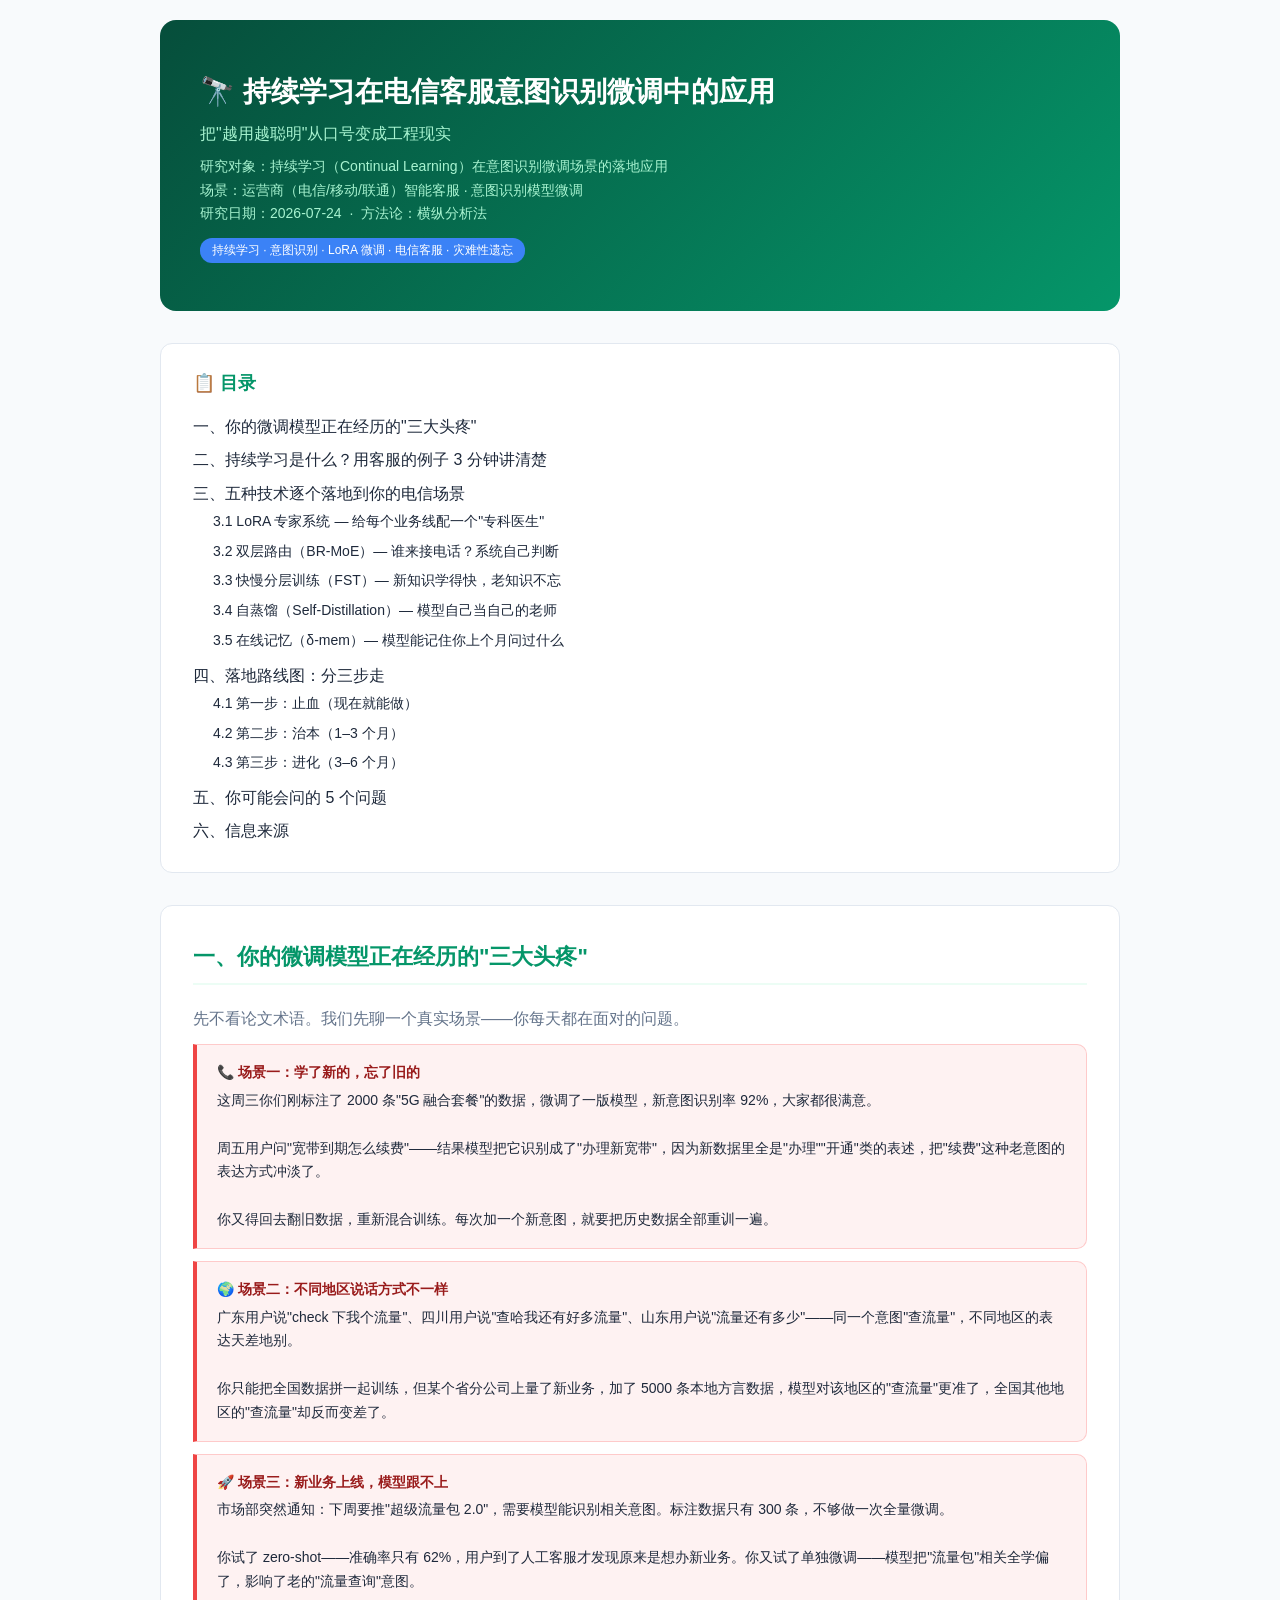
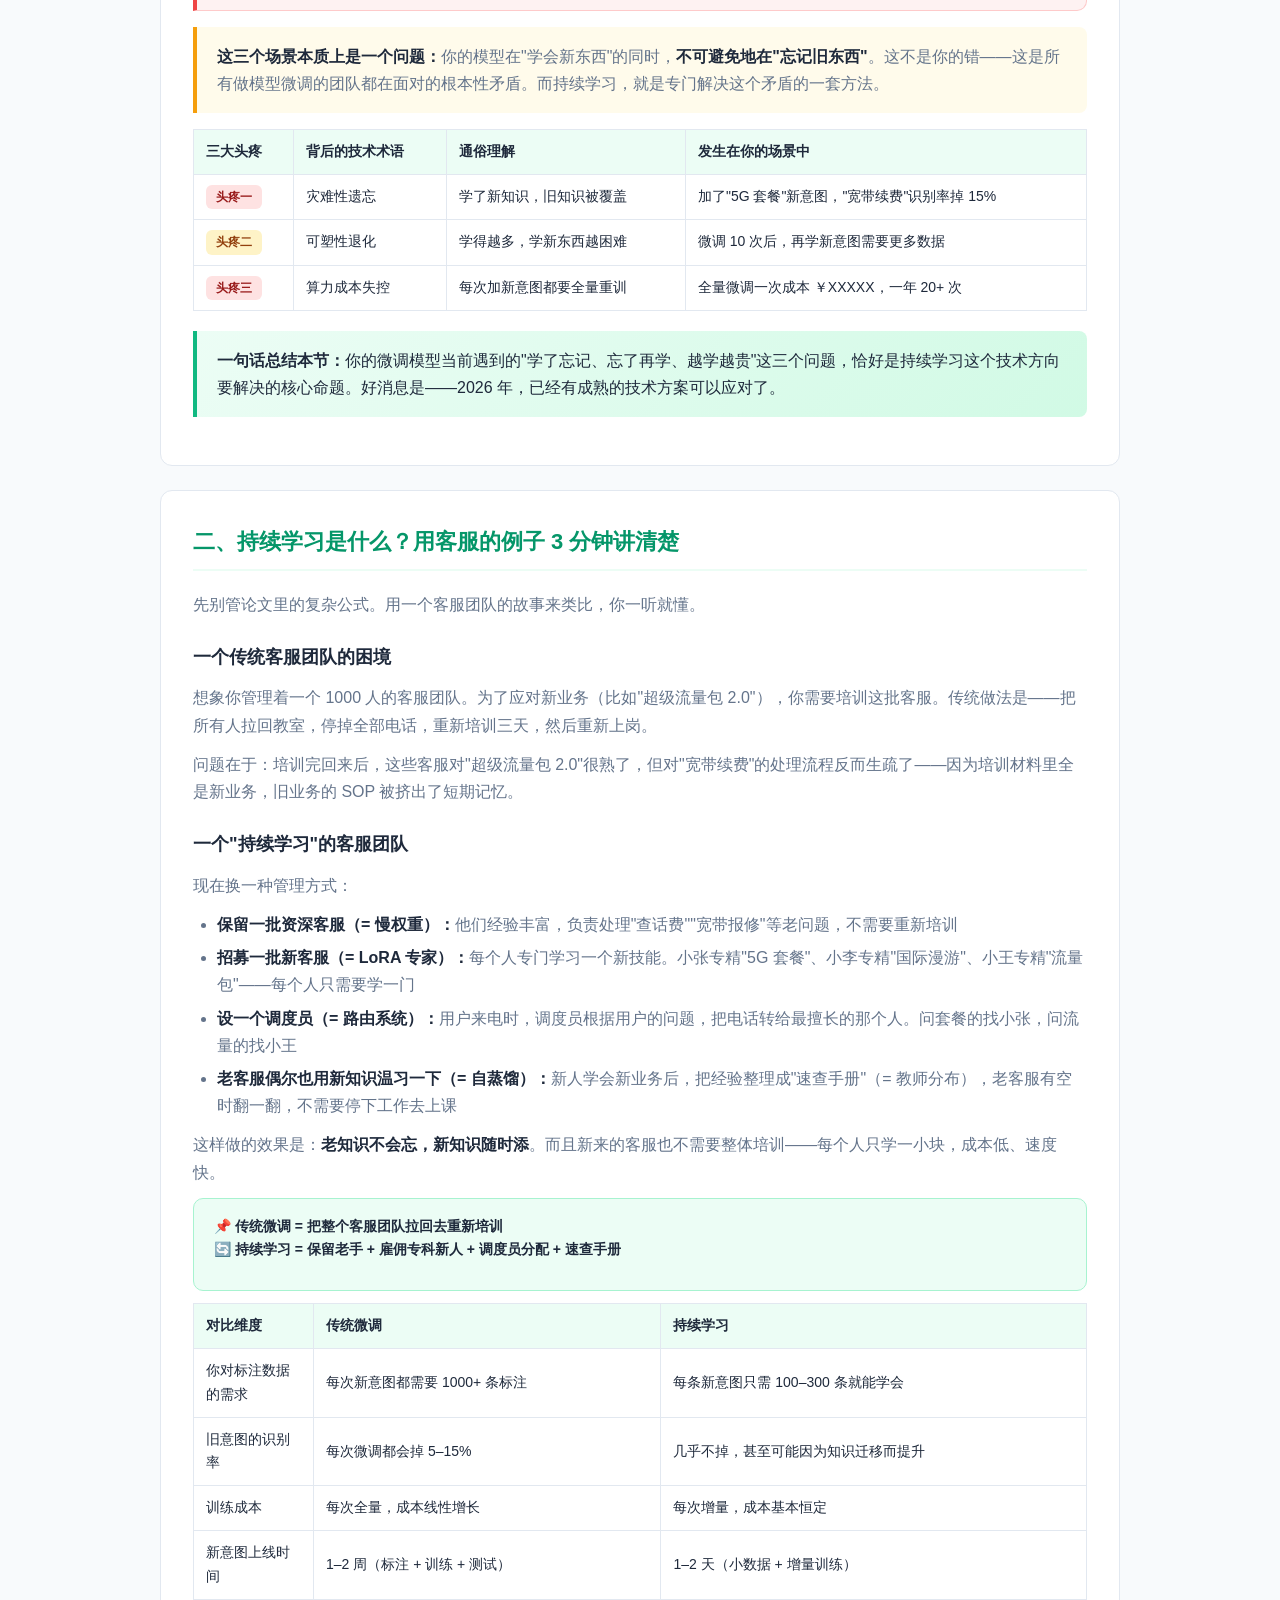
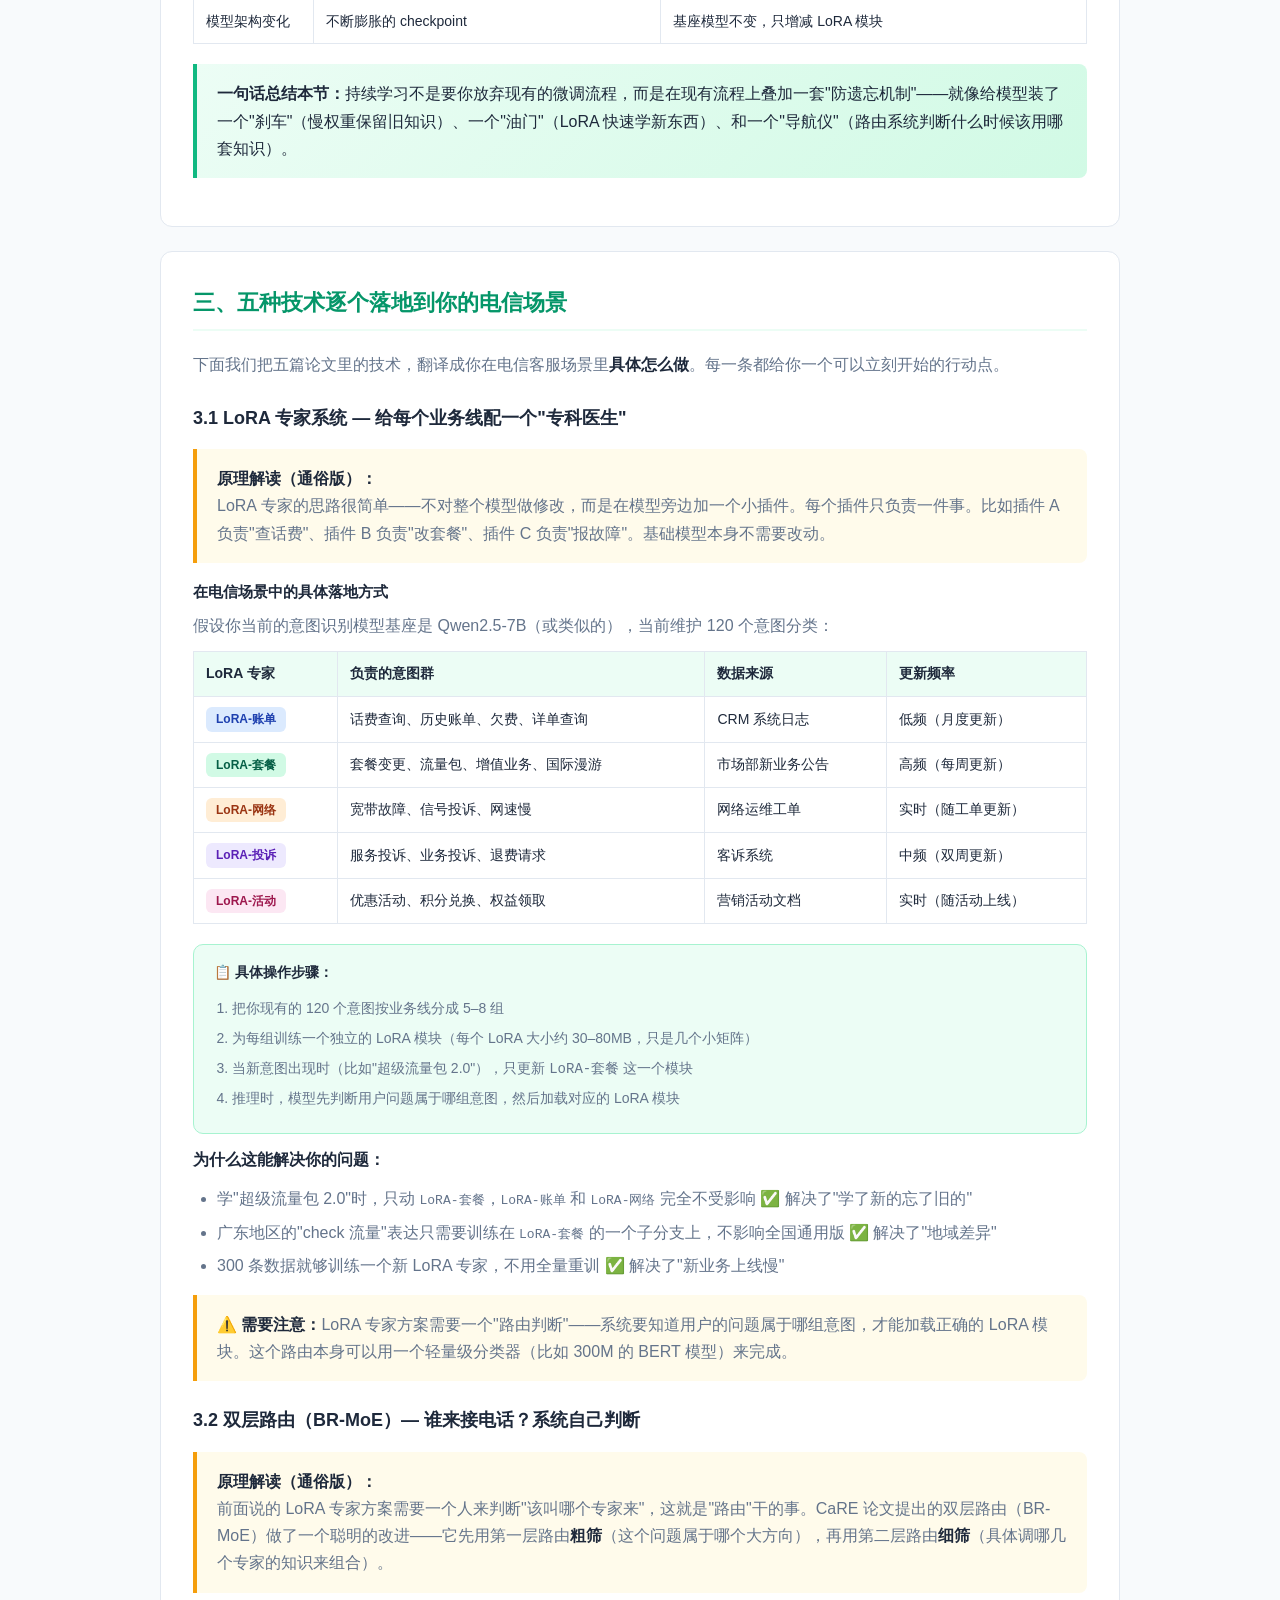
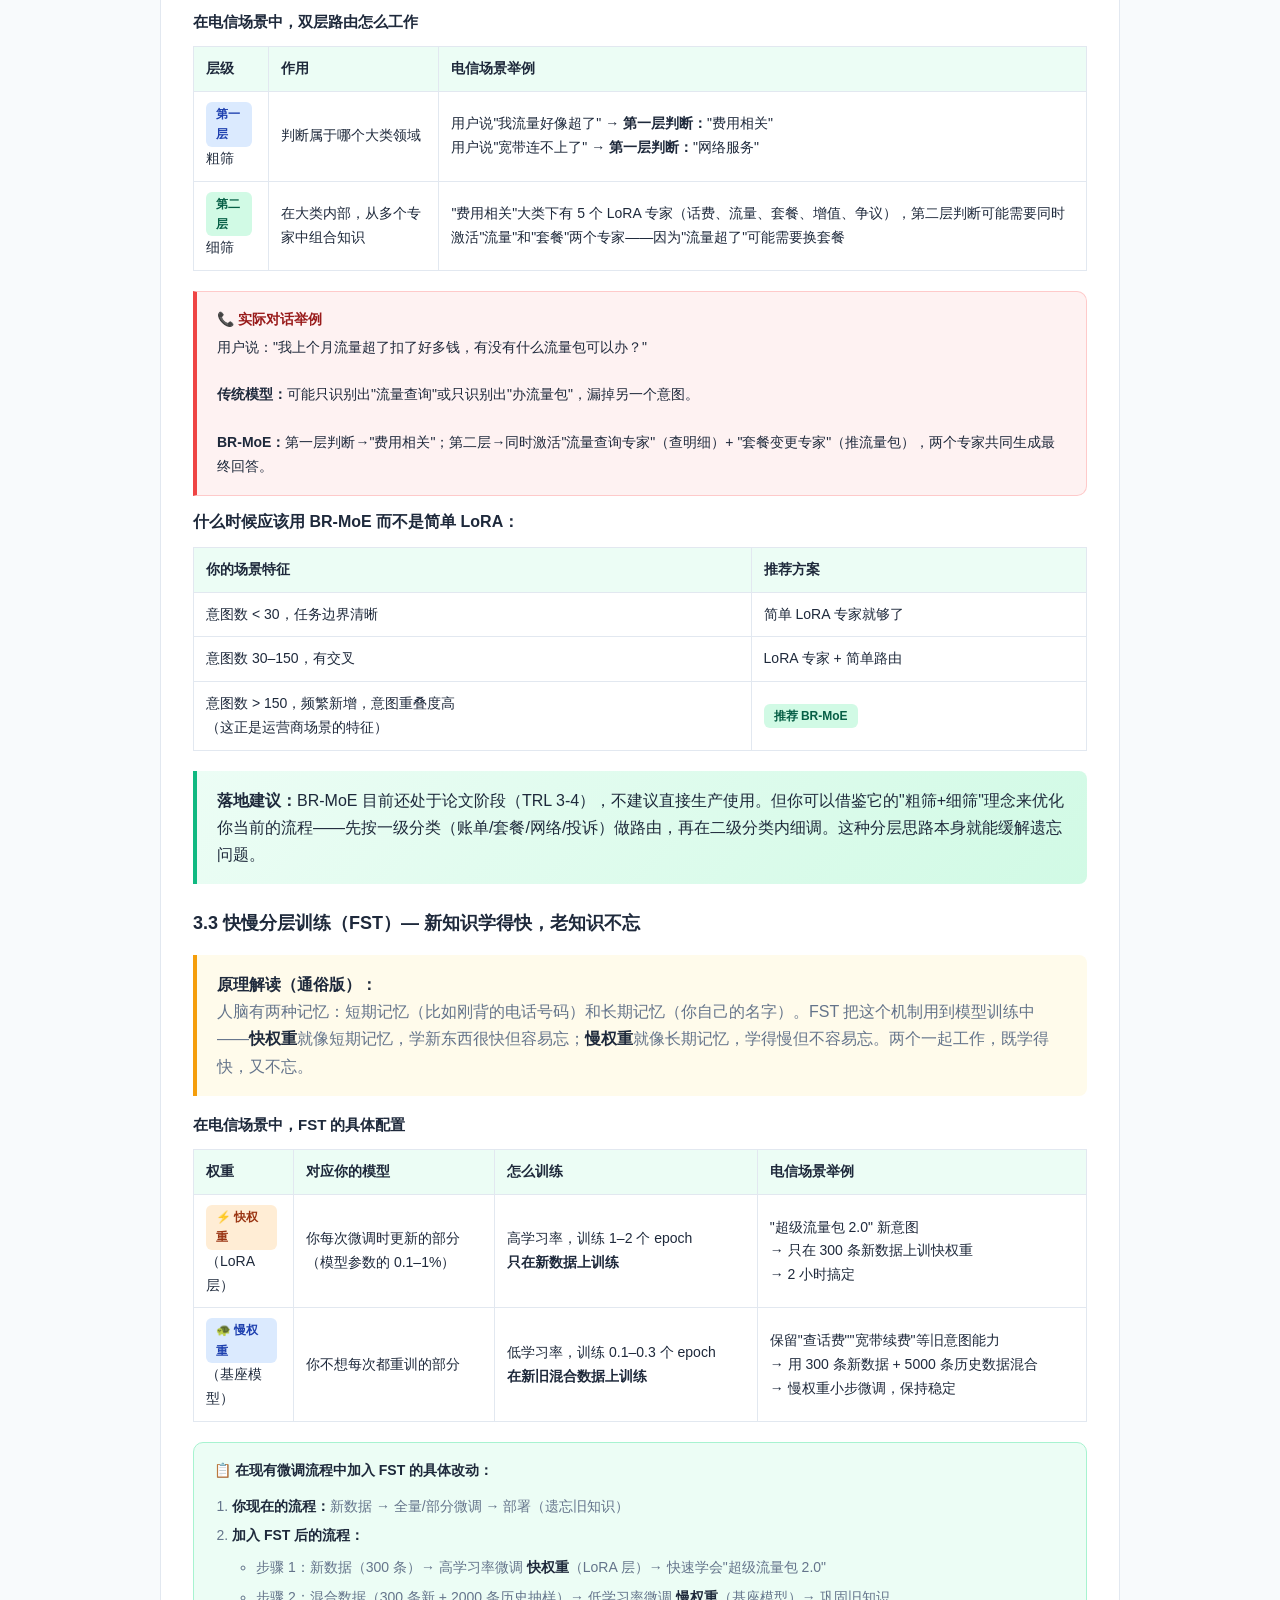
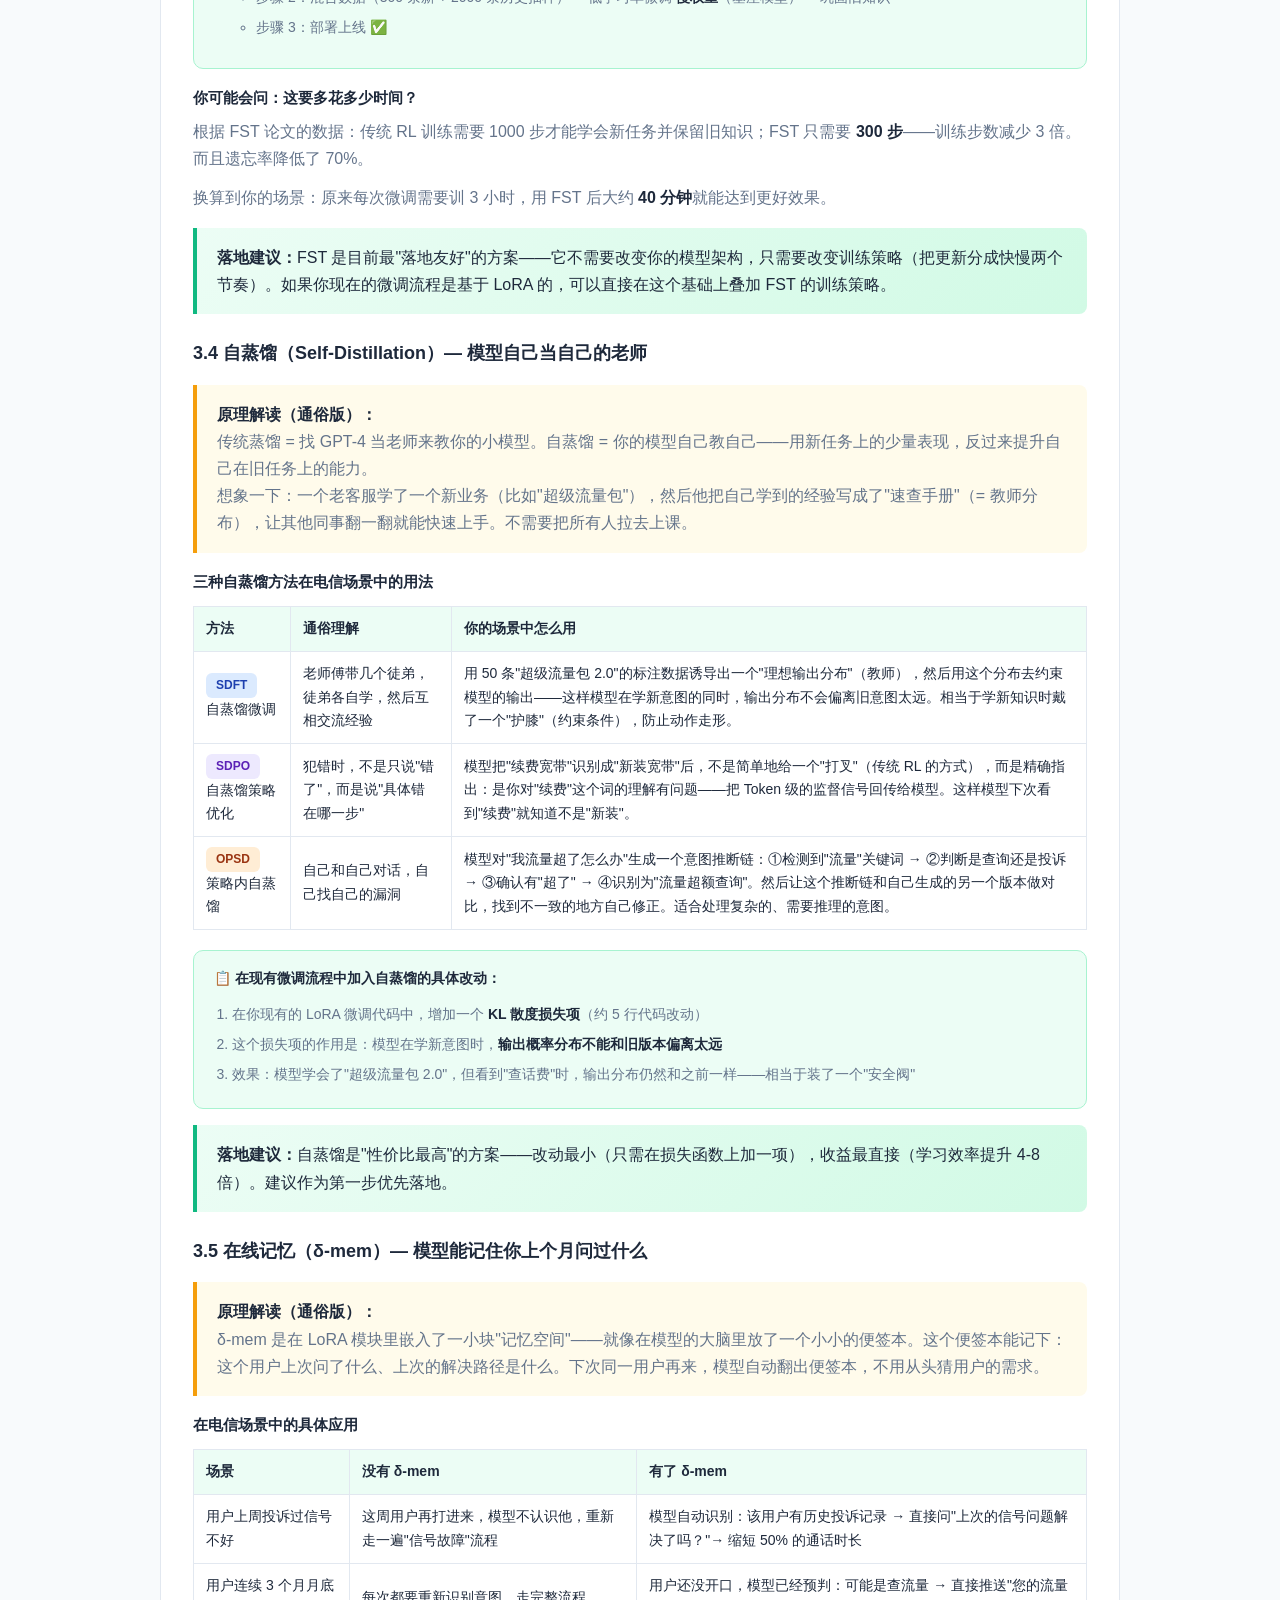
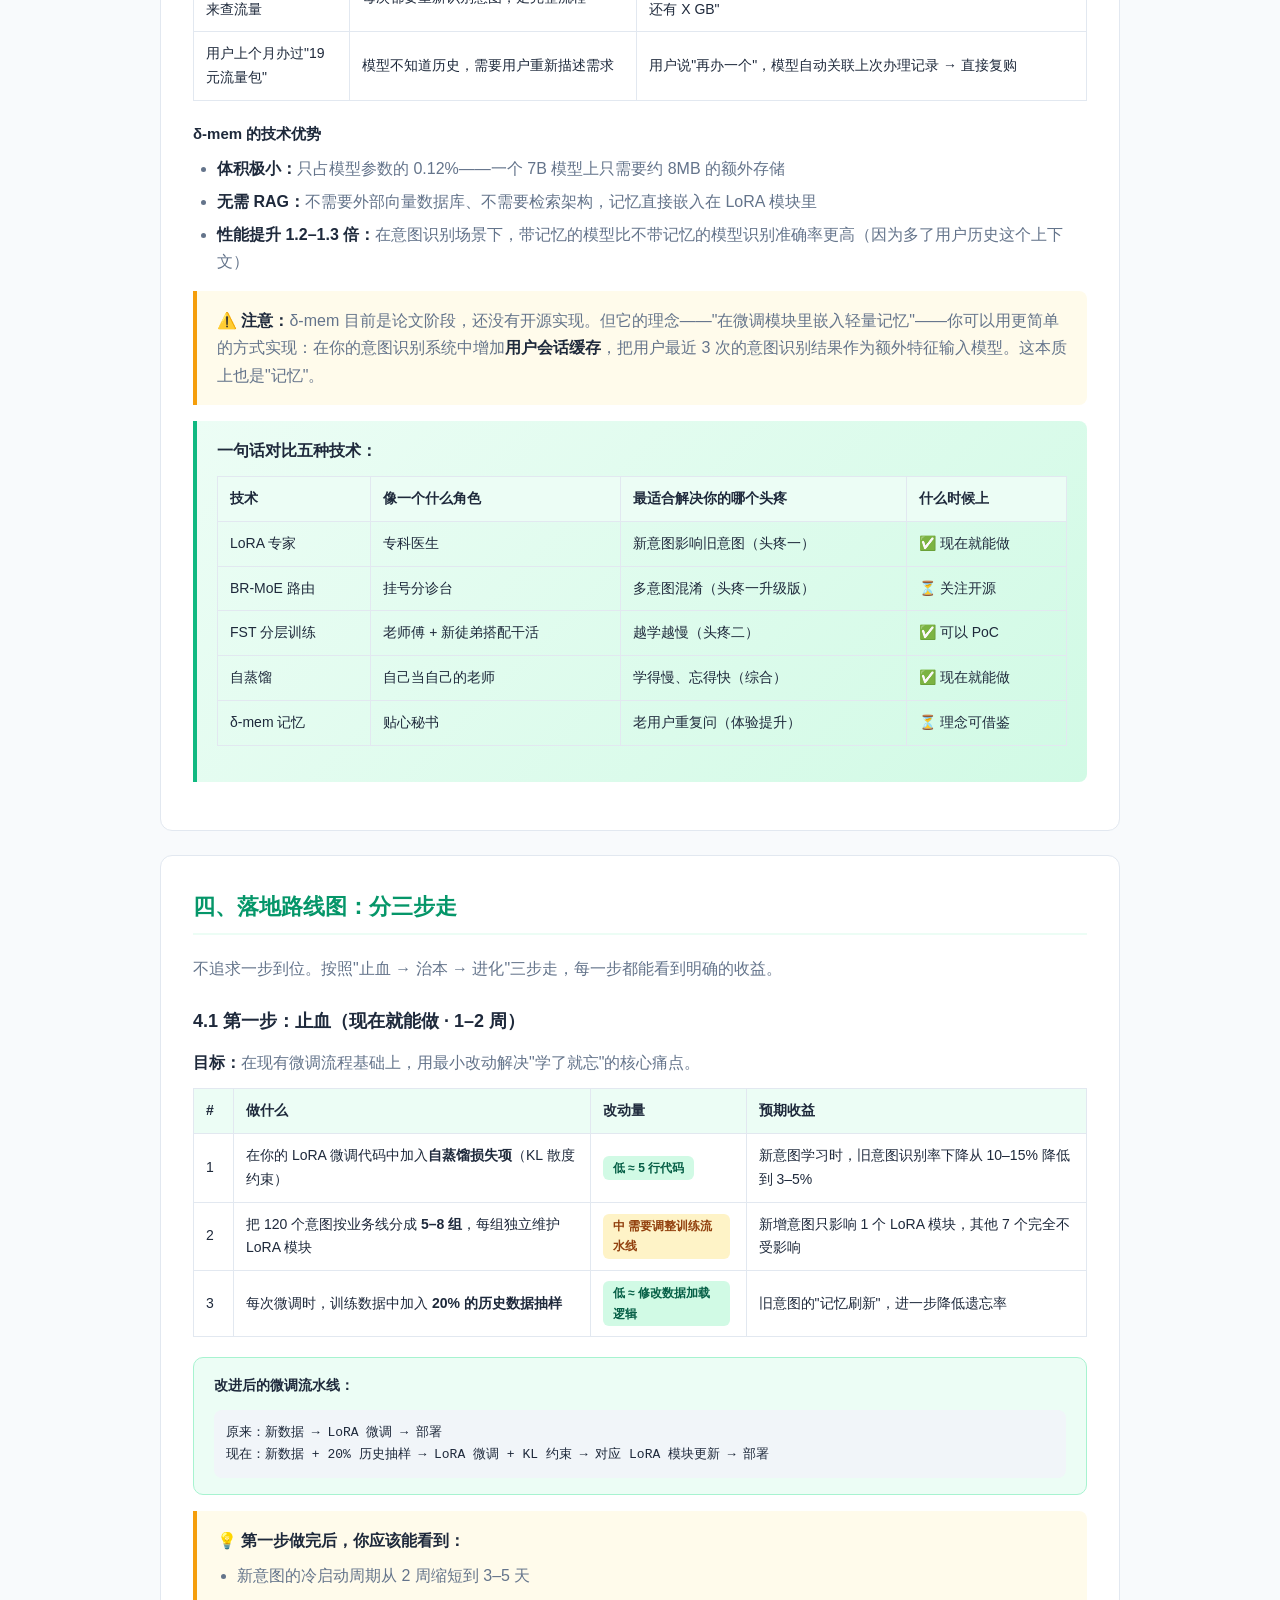
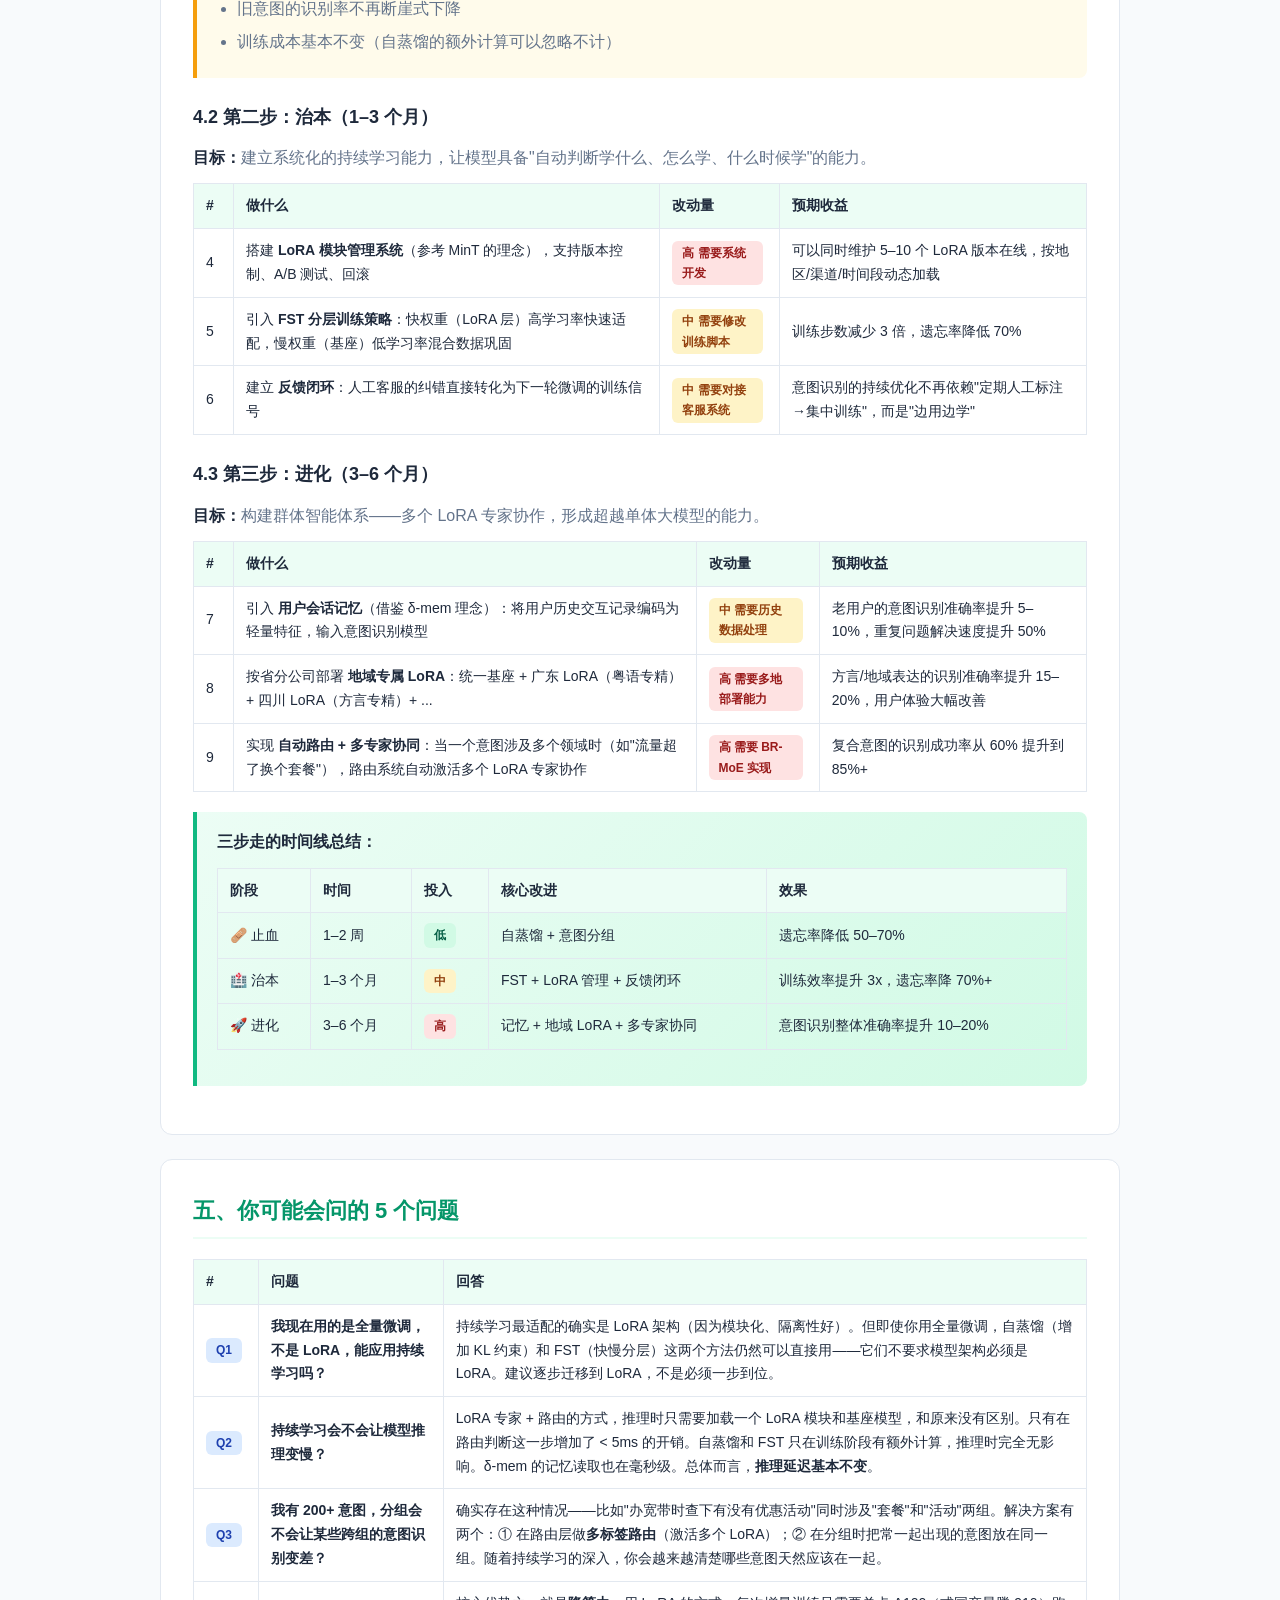
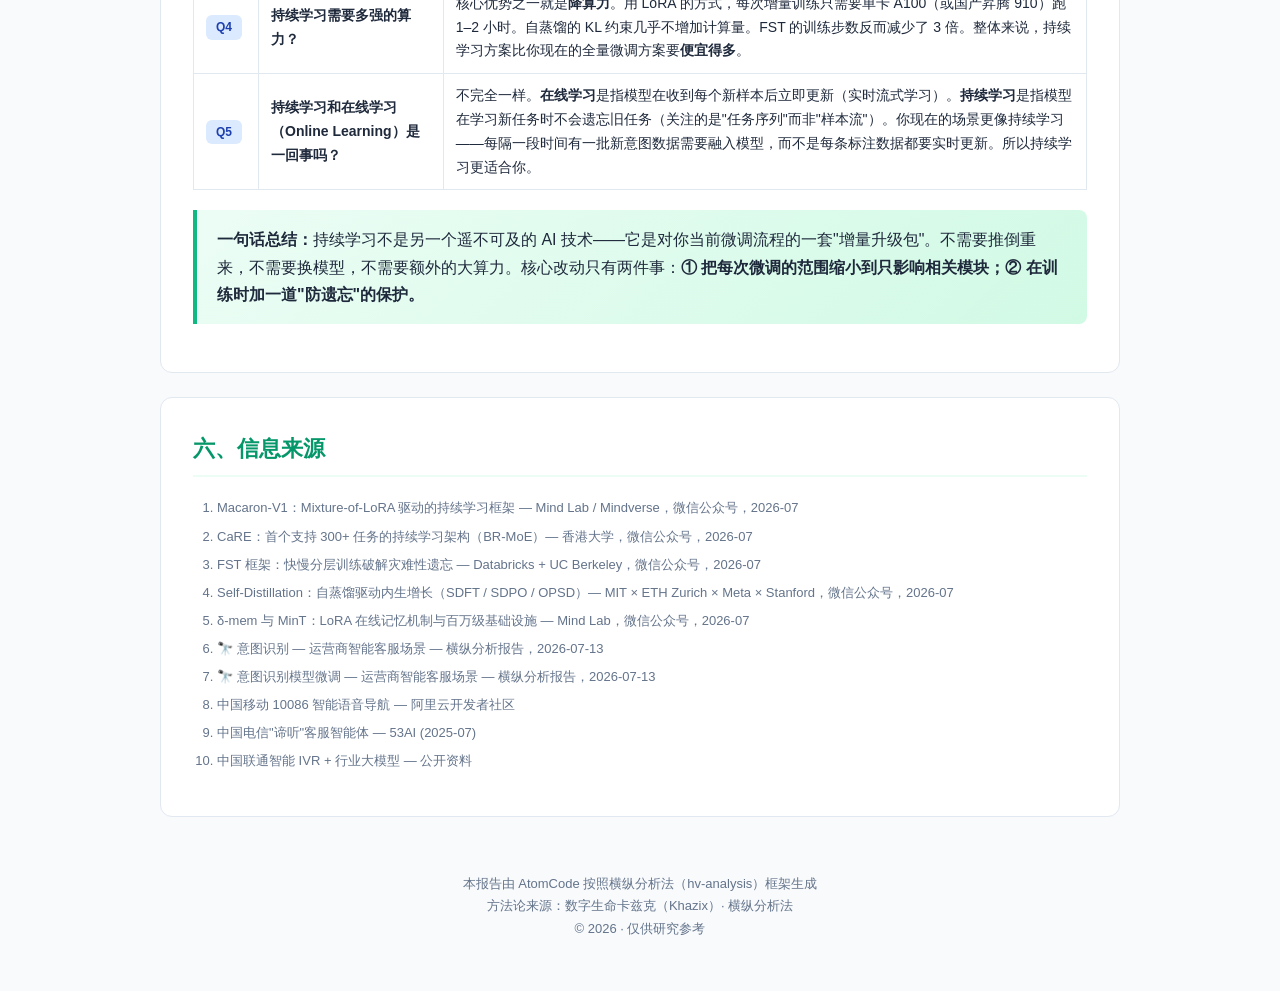
<file: report/llm-continual-learning-telecom-scenario.html>
<!DOCTYPE html>
<html lang="zh-CN">
<head>
<meta charset="UTF-8">
<meta name="viewport" content="width=device-width, initial-scale=1.0">
<title>🔭 持续学习在电信客服意图识别微调中的应用 — 场景分析报告</title>
<style>
  :root {
    --bg: #f8fafc;
    --card: #ffffff;
    --border: #e2e8f0;
    --accent: #059669;
    --accent-light: #ecfdf5;
    --text: #1e293b;
    --text-secondary: #64748b;
    --green: #10b981;
    --yellow: #f59e0b;
    --red: #ef4444;
    --purple: #8b5cf6;
    --blue: #3b82f6;
    --orange: #ea580c;
    --cyan: #06b6d4;
    --pink: #ec4899;
  }
  * { margin:0; padding:0; box-sizing:border-box; }
  body {
    font-family: -apple-system, BlinkMacSystemFont, "Segoe UI", Roboto, "Noto Sans SC", sans-serif;
    background: var(--bg);
    color: var(--text);
    line-height: 1.7;
    padding: 20px;
  }
  .container { max-width: 960px; margin: 0 auto; }

  .header {
    background: linear-gradient(135deg, #064e3b 0%, #059669 100%);
    color: white;
    padding: 48px 40px;
    border-radius: 16px;
    margin-bottom: 32px;
  }
  .header h1 { font-size: 28px; margin-bottom: 8px; }
  .header h1 small { font-size:16px; font-weight:400; color:#a7f3d0; display:block; margin-top:4px; }
  .header .meta { color: #a7f3d0; font-size: 14px; }
  .header .badge { display:inline-block; background:var(--blue); padding:2px 12px; border-radius:12px; font-size:12px; margin-top:12px; }

  .toc { background:var(--card); border:1px solid var(--border); border-radius:12px; padding:24px 32px; margin-bottom:32px; }
  .toc h2 { font-size:18px; margin-bottom:12px; color:var(--accent); }
  .toc ul { list-style:none; padding:0; }
  .toc li { padding:3px 0; }
  .toc a { color:var(--text); text-decoration:none; }
  .toc a:hover { color:var(--accent); }
  .toc .sub { padding-left:20px; font-size:14px; color:var(--text-secondary); }

  .card { background:var(--card); border:1px solid var(--border); border-radius:12px; padding:32px; margin-bottom:24px; }
  .card h2 { font-size:22px; color:var(--accent); border-bottom:2px solid var(--accent-light); padding-bottom:8px; margin-bottom:20px; }
  .card h3 { font-size:18px; color:var(--text); margin-top:24px; margin-bottom:12px; }
  .card h4 { font-size:15px; color:var(--text); margin-top:16px; margin-bottom:8px; }
  .card p { margin-bottom:12px; color:var(--text-secondary); }
  .card ul, .card ol { margin:8px 0 12px 24px; color:var(--text-secondary); }
  .card li { margin-bottom:6px; }
  .card strong { color:var(--text); }

  .tag { display:inline-block; padding:2px 10px; border-radius:6px; font-size:12px; font-weight:600; margin-right:4px; }
  .tag-green { background:#d1fae5; color:#065f46; }
  .tag-yellow { background:#fef3c7; color:#92400e; }
  .tag-blue { background:#dbeafe; color:#1e40af; }
  .tag-red { background:#fee2e2; color:#991b1b; }
  .tag-purple { background:#ede9fe; color:#5b21b6; }
  .tag-orange { background:#ffedd5; color:#9a3412; }
  .tag-cyan { background:#cffafe; color:#155e75; }
  .tag-pink { background:#fce7f3; color:#9d174d; }

  table { width:100%; border-collapse:collapse; margin:12px 0 20px; font-size:14px; }
  th, td { border:1px solid var(--border); padding:10px 12px; text-align:left; }
  th { background:var(--accent-light); color:var(--text); font-weight:600; }
  tr:hover { background:#f1f5f9; }

  .insight { background:linear-gradient(135deg,#ecfdf5,#d1fae5); border-left:4px solid var(--green); padding:16px 20px; border-radius:0 8px 8px 0; margin:16px 0; }
  .insight p { color:var(--text); margin:0; }
  .callout { background:#fffbeb; border-left:4px solid var(--yellow); padding:16px 20px; border-radius:0 8px 8px 0; margin:16px 0; }
  .callout p { margin:0; }
  .callout ul { margin:8px 0 0 20px; }

  .story-box {
    background:#fef2f2;
    border:1px solid #fecaca;
    border-left:4px solid var(--red);
    border-radius:0 10px 10px 0;
    padding:16px 20px;
    margin:12px 0;
  }
  .story-box .story-title { font-weight:700; color:#991b1b; font-size:14px; margin-bottom:4px; }
  .story-box p { margin:0; font-size:14px; color:var(--text); }

  .flow-box {
    background:var(--accent-light);
    border:1px solid #a7f3d0;
    border-radius:10px;
    padding:16px 20px;
    margin:12px 0;
    font-size:14px;
  }

  .footer { text-align:center; padding:32px; color:var(--text-secondary); font-size:13px; }
  pre { background:#f1f5f9; padding:12px; border-radius:8px; font-size:13px; overflow-x:auto; margin:12px 0; }

  @media (max-width:640px) {
    body { padding:12px; }
    .header { padding:28px 20px; }
    .header h1 { font-size:22px; }
    .card { padding:20px; }
    table, th, td { font-size:12px; padding:6px 8px; }
  }
</style>
</head>
<body>
<div class="container">

  <!-- Header -->
  <div class="header">
    <h1>🔭 持续学习在电信客服意图识别微调中的应用
      <small>把"越用越聪明"从口号变成工程现实</small>
    </h1>
    <div class="meta">
      研究对象：持续学习（Continual Learning）在意图识别微调场景的落地应用<br>
      场景：运营商（电信/移动/联通）智能客服 · 意图识别模型微调<br>
      研究日期：2026-07-24 &nbsp;·&nbsp; 方法论：横纵分析法
    </div>
    <span class="badge">持续学习 · 意图识别 · LoRA 微调 · 电信客服 · 灾难性遗忘</span>
  </div>

  <!-- TOC -->
  <div class="toc">
    <h2>📋 目录</h2>
    <ul>
      <li><a href="#sec1">一、你的微调模型正在经历的"三大头疼"</a></li>
      <li><a href="#sec2">二、持续学习是什么？用客服的例子 3 分钟讲清楚</a></li>
      <li><a href="#sec3">三、五种技术逐个落地到你的电信场景</a>
        <ul class="sub">
          <li><a href="#sec3-1">3.1 LoRA 专家系统 — 给每个业务线配一个"专科医生"</a></li>
          <li><a href="#sec3-2">3.2 双层路由（BR-MoE）— 谁来接电话？系统自己判断</a></li>
          <li><a href="#sec3-3">3.3 快慢分层训练（FST）— 新知识学得快，老知识不忘</a></li>
          <li><a href="#sec3-4">3.4 自蒸馏（Self-Distillation）— 模型自己当自己的老师</a></li>
          <li><a href="#sec3-5">3.5 在线记忆（δ-mem）— 模型能记住你上个月问过什么</a></li>
        </ul>
      </li>
      <li><a href="#sec4">四、落地路线图：分三步走</a>
        <ul class="sub">
          <li><a href="#sec4-1">4.1 第一步：止血（现在就能做）</a></li>
          <li><a href="#sec4-2">4.2 第二步：治本（1–3 个月）</a></li>
          <li><a href="#sec4-3">4.3 第三步：进化（3–6 个月）</a></li>
        </ul>
      </li>
      <li><a href="#sec5">五、你可能会问的 5 个问题</a></li>
      <li><a href="#sec6">六、信息来源</a></li>
    </ul>
  </div>

  <!-- Section 1 -->
  <div class="card" id="sec1">
    <h2>一、你的微调模型正在经历的"三大头疼"</h2>

    <p>先不看论文术语。我们先聊一个真实场景——你每天都在面对的问题。</p>

    <div class="story-box">
      <div class="story-title">📞 场景一：学了新的，忘了旧的</div>
      <p>这周三你们刚标注了 2000 条"5G 融合套餐"的数据，微调了一版模型，新意图识别率 92%，大家都很满意。<br><br>
      周五用户问"宽带到期怎么续费"——结果模型把它识别成了"办理新宽带"，因为新数据里全是"办理""开通"类的表述，把"续费"这种老意图的表达方式冲淡了。<br><br>
      你又得回去翻旧数据，重新混合训练。每次加一个新意图，就要把历史数据全部重训一遍。</p>
    </div>

    <div class="story-box">
      <div class="story-title">🌍 场景二：不同地区说话方式不一样</div>
      <p>广东用户说"check 下我个流量"、四川用户说"查哈我还有好多流量"、山东用户说"流量还有多少"——同一个意图"查流量"，不同地区的表达天差地别。<br><br>
      你只能把全国数据拼一起训练，但某个省分公司上量了新业务，加了 5000 条本地方言数据，模型对该地区的"查流量"更准了，全国其他地区的"查流量"却反而变差了。</p>
    </div>

    <div class="story-box">
      <div class="story-title">🚀 场景三：新业务上线，模型跟不上</div>
      <p>市场部突然通知：下周要推"超级流量包 2.0"，需要模型能识别相关意图。标注数据只有 300 条，不够做一次全量微调。<br><br>
      你试了 zero-shot——准确率只有 62%，用户到了人工客服才发现原来是想办新业务。你又试了单独微调——模型把"流量包"相关全学偏了，影响了老的"流量查询"意图。</p>
    </div>

    <div class="callout">
      <p><strong>这三个场景本质上是一个问题：</strong>你的模型在"学会新东西"的同时，<strong>不可避免地在"忘记旧东西"</strong>。这不是你的错——这是所有做模型微调的团队都在面对的根本性矛盾。而持续学习，就是专门解决这个矛盾的一套方法。</p>
    </div>

    <table>
      <tr><th style="width:100px">三大头疼</th><th>背后的技术术语</th><th>通俗理解</th><th>发生在你的场景中</th></tr>
      <tr>
        <td><span class="tag tag-red">头疼一</span></td>
        <td>灾难性遗忘</td>
        <td>学了新知识，旧知识被覆盖</td>
        <td>加了"5G 套餐"新意图，"宽带续费"识别率掉 15%</td>
      </tr>
      <tr>
        <td><span class="tag tag-yellow">头疼二</span></td>
        <td>可塑性退化</td>
        <td>学得越多，学新东西越困难</td>
        <td>微调 10 次后，再学新意图需要更多数据</td>
      </tr>
      <tr>
        <td><span class="tag tag-red">头疼三</span></td>
        <td>算力成本失控</td>
        <td>每次加新意图都要全量重训</td>
        <td>全量微调一次成本 ￥XXXXX，一年 20+ 次</td>
      </tr>
    </table>

    <div class="insight">
      <p><strong>一句话总结本节：</strong>你的微调模型当前遇到的"学了忘记、忘了再学、越学越贵"这三个问题，恰好是持续学习这个技术方向要解决的核心命题。好消息是——2026 年，已经有成熟的技术方案可以应对了。</p>
    </div>
  </div>

  <!-- Section 2 -->
  <div class="card" id="sec2">
    <h2>二、持续学习是什么？用客服的例子 3 分钟讲清楚</h2>

    <p>先别管论文里的复杂公式。用一个客服团队的故事来类比，你一听就懂。</p>

    <h3>一个传统客服团队的困境</h3>
    <p>想象你管理着一个 1000 人的客服团队。为了应对新业务（比如"超级流量包 2.0"），你需要培训这批客服。传统做法是——把所有人拉回教室，停掉全部电话，重新培训三天，然后重新上岗。</p>
    <p>问题在于：培训完回来后，这些客服对"超级流量包 2.0"很熟了，但对"宽带续费"的处理流程反而生疏了——因为培训材料里全是新业务，旧业务的 SOP 被挤出了短期记忆。</p>

    <h3>一个"持续学习"的客服团队</h3>
    <p>现在换一种管理方式：</p>
    <ul>
      <li><strong>保留一批资深客服（= 慢权重）：</strong>他们经验丰富，负责处理"查话费""宽带报修"等老问题，不需要重新培训</li>
      <li><strong>招募一批新客服（= LoRA 专家）：</strong>每个人专门学习一个新技能。小张专精"5G 套餐"、小李专精"国际漫游"、小王专精"流量包"——每个人只需要学一门</li>
      <li><strong>设一个调度员（= 路由系统）：</strong>用户来电时，调度员根据用户的问题，把电话转给最擅长的那个人。问套餐的找小张，问流量的找小王</li>
      <li><strong>老客服偶尔也用新知识温习一下（= 自蒸馏）：</strong>新人学会新业务后，把经验整理成"速查手册"（= 教师分布），老客服有空时翻一翻，不需要停下工作去上课</li>
    </ul>

    <p>这样做的效果是：<strong>老知识不会忘，新知识随时添</strong>。而且新来的客服也不需要整体培训——每个人只学一小块，成本低、速度快。</p>

    <div class="flow-box">
      <p>📌 <strong>传统微调 = 把整个客服团队拉回去重新培训</strong><br>
      🔄 <strong>持续学习 = 保留老手 + 雇佣专科新人 + 调度员分配 + 速查手册</strong></p>
    </div>

    <table>
      <tr><th style="width:120px">对比维度</th><th>传统微调</th><th>持续学习</th></tr>
      <tr><td>你对标注数据的需求</td><td>每次新意图都需要 1000+ 条标注</td><td>每条新意图只需 100–300 条就能学会</td></tr>
      <tr><td>旧意图的识别率</td><td>每次微调都会掉 5–15%</td><td>几乎不掉，甚至可能因为知识迁移而提升</td></tr>
      <tr><td>训练成本</td><td>每次全量，成本线性增长</td><td>每次增量，成本基本恒定</td></tr>
      <tr><td>新意图上线时间</td><td>1–2 周（标注 + 训练 + 测试）</td><td>1–2 天（小数据 + 增量训练）</td></tr>
      <tr><td>模型架构变化</td><td>不断膨胀的 checkpoint</td><td>基座模型不变，只增减 LoRA 模块</td></tr>
    </table>

    <div class="insight">
      <p><strong>一句话总结本节：</strong>持续学习不是要你放弃现有的微调流程，而是在现有流程上叠加一套"防遗忘机制"——就像给模型装了一个"刹车"（慢权重保留旧知识）、一个"油门"（LoRA 快速学新东西）、和一个"导航仪"（路由系统判断什么时候该用哪套知识）。</p>
    </div>
  </div>

  <!-- Section 3 -->
  <div class="card" id="sec3">
    <h2>三、五种技术逐个落地到你的电信场景</h2>
    <p>下面我们把五篇论文里的技术，翻译成你在电信客服场景里<strong>具体怎么做</strong>。每一条都给你一个可以立刻开始的行动点。</p>

    <!-- 3.1 -->
    <h3 id="sec3-1">3.1 LoRA 专家系统 — 给每个业务线配一个"专科医生"</h3>

    <div class="callout">
      <p><strong>原理解读（通俗版）：</strong></p>
      <p>LoRA 专家的思路很简单——不对整个模型做修改，而是在模型旁边加一个小插件。每个插件只负责一件事。比如插件 A 负责"查话费"、插件 B 负责"改套餐"、插件 C 负责"报故障"。基础模型本身不需要改动。</p>
    </div>

    <h4>在电信场景中的具体落地方式</h4>
    <p>假设你当前的意图识别模型基座是 Qwen2.5-7B（或类似的），当前维护 120 个意图分类：</p>

    <table>
      <tr><th>LoRA 专家</th><th>负责的意图群</th><th>数据来源</th><th>更新频率</th></tr>
      <tr><td><span class="tag tag-blue">LoRA-账单</span></td><td>话费查询、历史账单、欠费、详单查询</td><td>CRM 系统日志</td><td>低频（月度更新）</td></tr>
      <tr><td><span class="tag tag-green">LoRA-套餐</span></td><td>套餐变更、流量包、增值业务、国际漫游</td><td>市场部新业务公告</td><td>高频（每周更新）</td></tr>
      <tr><td><span class="tag tag-orange">LoRA-网络</span></td><td>宽带故障、信号投诉、网速慢</td><td>网络运维工单</td><td>实时（随工单更新）</td></tr>
      <tr><td><span class="tag tag-purple">LoRA-投诉</span></td><td>服务投诉、业务投诉、退费请求</td><td>客诉系统</td><td>中频（双周更新）</td></tr>
      <tr><td><span class="tag tag-pink">LoRA-活动</span></td><td>优惠活动、积分兑换、权益领取</td><td>营销活动文档</td><td>实时（随活动上线）</td></tr>
    </table>

    <div class="flow-box">
      <p><strong>📋 具体操作步骤：</strong></p>
      <ol style="margin:4px 0 0 18px;">
        <li>把你现有的 120 个意图按业务线分成 5–8 组</li>
        <li>为每组训练一个独立的 LoRA 模块（每个 LoRA 大小约 30–80MB，只是几个小矩阵）</li>
        <li>当新意图出现时（比如"超级流量包 2.0"），只更新 <code>LoRA-套餐</code> 这一个模块</li>
        <li>推理时，模型先判断用户问题属于哪组意图，然后加载对应的 LoRA 模块</li>
      </ol>
    </div>

    <p><strong>为什么这能解决你的问题：</strong></p>
    <ul>
      <li>学"超级流量包 2.0"时，只动 <code>LoRA-套餐</code>，<code>LoRA-账单</code> 和 <code>LoRA-网络</code> 完全不受影响 ✅ 解决了"学了新的忘了旧的"</li>
      <li>广东地区的"check 流量"表达只需要训练在 <code>LoRA-套餐</code> 的一个子分支上，不影响全国通用版 ✅ 解决了"地域差异"</li>
      <li>300 条数据就够训练一个新 LoRA 专家，不用全量重训 ✅ 解决了"新业务上线慢"</li>
    </ul>

    <div class="callout">
      <p><strong>⚠️ 需要注意：</strong>LoRA 专家方案需要一个"路由判断"——系统要知道用户的问题属于哪组意图，才能加载正确的 LoRA 模块。这个路由本身可以用一个轻量级分类器（比如 300M 的 BERT 模型）来完成。</p>
    </div>

    <!-- 3.2 -->
    <h3 id="sec3-2">3.2 双层路由（BR-MoE）— 谁来接电话？系统自己判断</h3>

    <div class="callout">
      <p><strong>原理解读（通俗版）：</strong></p>
      <p>前面说的 LoRA 专家方案需要一个人来判断"该叫哪个专家来"，这就是"路由"干的事。CaRE 论文提出的双层路由（BR-MoE）做了一个聪明的改进——它先用第一层路由<strong>粗筛</strong>（这个问题属于哪个大方向），再用第二层路由<strong>细筛</strong>（具体调哪几个专家的知识来组合）。</p>
    </div>

    <h4>在电信场景中，双层路由怎么工作</h4>

    <table>
      <tr><th>层级</th><th>作用</th><th>电信场景举例</th></tr>
      <tr>
        <td><span class="tag tag-blue">第一层</span><br>粗筛</td>
        <td>判断属于哪个大类领域</td>
        <td>用户说"我流量好像超了" → <strong>第一层判断：</strong>"费用相关"<br>用户说"宽带连不上了" → <strong>第一层判断：</strong>"网络服务"</td>
      </tr>
      <tr>
        <td><span class="tag tag-green">第二层</span><br>细筛</td>
        <td>在大类内部，从多个专家中组合知识</td>
        <td>"费用相关"大类下有 5 个 LoRA 专家（话费、流量、套餐、增值、争议），第二层判断可能需要同时激活"流量"和"套餐"两个专家——因为"流量超了"可能需要换套餐</td>
      </tr>
    </table>

    <div class="story-box">
      <div class="story-title">📞 实际对话举例</div>
      <p>用户说："我上个月流量超了扣了好多钱，有没有什么流量包可以办？"<br><br>
      <strong>传统模型：</strong>可能只识别出"流量查询"或只识别出"办流量包"，漏掉另一个意图。<br><br>
      <strong>BR-MoE：</strong>第一层判断→"费用相关"；第二层→同时激活"流量查询专家"（查明细）+ "套餐变更专家"（推流量包），两个专家共同生成最终回答。</p>
    </div>

    <p><strong>什么时候应该用 BR-MoE 而不是简单 LoRA：</strong></p>
    <table>
      <tr><th>你的场景特征</th><th>推荐方案</th></tr>
      <tr><td>意图数 &lt; 30，任务边界清晰</td><td>简单 LoRA 专家就够了</td></tr>
      <tr><td>意图数 30–150，有交叉</td><td>LoRA 专家 + 简单路由</td></tr>
      <tr><td>意图数 &gt; 150，频繁新增，意图重叠度高<br>（这正是运营商场景的特征）</td><td><span class="tag tag-green">推荐 BR-MoE</span></td></tr>
    </table>

    <div class="insight">
      <p><strong>落地建议：</strong>BR-MoE 目前还处于论文阶段（TRL 3-4），不建议直接生产使用。但你可以借鉴它的"粗筛+细筛"理念来优化你当前的流程——先按一级分类（账单/套餐/网络/投诉）做路由，再在二级分类内细调。这种分层思路本身就能缓解遗忘问题。</p>
    </div>

    <!-- 3.3 -->
    <h3 id="sec3-3">3.3 快慢分层训练（FST）— 新知识学得快，老知识不忘</h3>

    <div class="callout">
      <p><strong>原理解读（通俗版）：</strong></p>
      <p>人脑有两种记忆：短期记忆（比如刚背的电话号码）和长期记忆（你自己的名字）。FST 把这个机制用到模型训练中——<strong>快权重</strong>就像短期记忆，学新东西很快但容易忘；<strong>慢权重</strong>就像长期记忆，学得慢但不容易忘。两个一起工作，既学得快，又不忘。</p>
    </div>

    <h4>在电信场景中，FST 的具体配置</h4>

    <table>
      <tr><th style="width:100px">权重</th><th>对应你的模型</th><th>怎么训练</th><th>电信场景举例</th></tr>
      <tr>
        <td><span class="tag tag-orange">⚡ 快权重</span><br>（LoRA 层）</td>
        <td>你每次微调时更新的部分<br>（模型参数的 0.1–1%）</td>
        <td>高学习率，训练 1–2 个 epoch<br><strong>只在新数据上训练</strong></td>
        <td>"超级流量包 2.0" 新意图<br>→ 只在 300 条新数据上训快权重<br>→ 2 小时搞定</td>
      </tr>
      <tr>
        <td><span class="tag tag-blue">🐢 慢权重</span><br>（基座模型）</td>
        <td>你不想每次都重训的部分</td>
        <td>低学习率，训练 0.1–0.3 个 epoch<br><strong>在新旧混合数据上训练</strong></td>
        <td>保留"查话费""宽带续费"等旧意图能力<br>→ 用 300 条新数据 + 5000 条历史数据混合<br>→ 慢权重小步微调，保持稳定</td>
      </tr>
    </table>

    <div class="flow-box">
      <p><strong>📋 在现有微调流程中加入 FST 的具体改动：</strong></p>
      <ol style="margin:4px 0 0 18px;">
        <li><strong>你现在的流程：</strong>新数据 → 全量/部分微调 → 部署（遗忘旧知识）</li>
        <li><strong>加入 FST 后的流程：</strong>
          <ul>
            <li>步骤 1：新数据（300 条）→ 高学习率微调 <strong>快权重</strong>（LoRA 层）→ 快速学会"超级流量包 2.0"</li>
            <li>步骤 2：混合数据（300 条新 + 2000 条历史抽样）→ 低学习率微调 <strong>慢权重</strong>（基座模型）→ 巩固旧知识</li>
            <li>步骤 3：部署上线 ✅ </li>
          </ul>
        </li>
      </ol>
    </div>

    <h4>你可能会问：这要多花多少时间？</h4>
    <p>根据 FST 论文的数据：传统 RL 训练需要 1000 步才能学会新任务并保留旧知识；FST 只需要 <strong>300 步</strong>——训练步数减少 3 倍。而且遗忘率降低了 70%。</p>
    <p>换算到你的场景：原来每次微调需要训 3 小时，用 FST 后大约 <strong>40 分钟</strong>就能达到更好效果。</p>

    <div class="insight">
      <p><strong>落地建议：</strong>FST 是目前最"落地友好"的方案——它不需要改变你的模型架构，只需要改变训练策略（把更新分成快慢两个节奏）。如果你现在的微调流程是基于 LoRA 的，可以直接在这个基础上叠加 FST 的训练策略。</p>
    </div>

    <!-- 3.4 -->
    <h3 id="sec3-4">3.4 自蒸馏（Self-Distillation）— 模型自己当自己的老师</h3>

    <div class="callout">
      <p><strong>原理解读（通俗版）：</strong></p>
      <p>传统蒸馏 = 找 GPT-4 当老师来教你的小模型。自蒸馏 = 你的模型自己教自己——用新任务上的少量表现，反过来提升自己在旧任务上的能力。</p>
      <p>想象一下：一个老客服学了一个新业务（比如"超级流量包"），然后他把自己学到的经验写成了"速查手册"（= 教师分布），让其他同事翻一翻就能快速上手。不需要把所有人拉去上课。</p>
    </div>

    <h4>三种自蒸馏方法在电信场景中的用法</h4>

    <table>
      <tr><th>方法</th><th>通俗理解</th><th>你的场景中怎么用</th></tr>
      <tr>
        <td><span class="tag tag-blue">SDFT</span><br>自蒸馏微调</td>
        <td>老师傅带几个徒弟，徒弟各自学，然后互相交流经验</td>
        <td>用 50 条"超级流量包 2.0"的标注数据诱导出一个"理想输出分布"（教师），然后用这个分布去约束模型的输出——这样模型在学新意图的同时，输出分布不会偏离旧意图太远。相当于学新知识时戴了一个"护膝"（约束条件），防止动作走形。</td>
      </tr>
      <tr>
        <td><span class="tag tag-purple">SDPO</span><br>自蒸馏策略优化</td>
        <td>犯错时，不是只说"错了"，而是说"具体错在哪一步"</td>
        <td>模型把"续费宽带"识别成"新装宽带"后，不是简单地给一个"打叉"（传统 RL 的方式），而是精确指出：是你对"续费"这个词的理解有问题——把 Token 级的监督信号回传给模型。这样模型下次看到"续费"就知道不是"新装"。</td>
      </tr>
      <tr>
        <td><span class="tag tag-orange">OPSD</span><br>策略内自蒸馏</td>
        <td>自己和自己对话，自己找自己的漏洞</td>
        <td>模型对"我流量超了怎么办"生成一个意图推断链：①检测到"流量"关键词 → ②判断是查询还是投诉 → ③确认有"超了" → ④识别为"流量超额查询"。然后让这个推断链和自己生成的另一个版本做对比，找到不一致的地方自己修正。适合处理复杂的、需要推理的意图。</td>
      </tr>
    </table>

    <div class="flow-box">
      <p><strong>📋 在现有微调流程中加入自蒸馏的具体改动：</strong></p>
      <ol style="margin:4px 0 0 18px;">
        <li>在你现有的 LoRA 微调代码中，增加一个 <strong>KL 散度损失项</strong>（约 5 行代码改动）</li>
        <li>这个损失项的作用是：模型在学新意图时，<strong>输出概率分布不能和旧版本偏离太远</strong></li>
        <li>效果：模型学会了"超级流量包 2.0"，但看到"查话费"时，输出分布仍然和之前一样——相当于装了一个"安全阀"</li>
      </ol>
    </div>

    <div class="insight">
      <p><strong>落地建议：</strong>自蒸馏是"性价比最高"的方案——改动最小（只需在损失函数上加一项），收益最直接（学习效率提升 4-8 倍）。建议作为第一步优先落地。</p>
    </div>

    <!-- 3.5 -->
    <h3 id="sec3-5">3.5 在线记忆（δ-mem）— 模型能记住你上个月问过什么</h3>

    <div class="callout">
      <p><strong>原理解读（通俗版）：</strong></p>
      <p>δ-mem 是在 LoRA 模块里嵌入了一小块"记忆空间"——就像在模型的大脑里放了一个小小的便签本。这个便签本能记下：这个用户上次问了什么、上次的解决路径是什么。下次同一用户再来，模型自动翻出便签本，不用从头猜用户的需求。</p>
    </div>

    <h4>在电信场景中的具体应用</h4>

    <table>
      <tr><th>场景</th><th>没有 δ-mem</th><th>有了 δ-mem</th></tr>
      <tr>
        <td>用户上周投诉过信号不好</td>
        <td>这周用户再打进来，模型不认识他，重新走一遍"信号故障"流程</td>
        <td>模型自动识别：该用户有历史投诉记录 → 直接问"上次的信号问题解决了吗？"→ 缩短 50% 的通话时长</td>
      </tr>
      <tr>
        <td>用户连续 3 个月月底来查流量</td>
        <td>每次都要重新识别意图，走完整流程</td>
        <td>用户还没开口，模型已经预判：可能是查流量 → 直接推送"您的流量还有 X GB"</td>
      </tr>
      <tr>
        <td>用户上个月办过"19 元流量包"</td>
        <td>模型不知道历史，需要用户重新描述需求</td>
        <td>用户说"再办一个"，模型自动关联上次办理记录 → 直接复购</td>
      </tr>
    </table>

    <h4>δ-mem 的技术优势</h4>
    <ul>
      <li><strong>体积极小：</strong>只占模型参数的 0.12%——一个 7B 模型上只需要约 8MB 的额外存储</li>
      <li><strong>无需 RAG：</strong>不需要外部向量数据库、不需要检索架构，记忆直接嵌入在 LoRA 模块里</li>
      <li><strong>性能提升 1.2–1.3 倍：</strong>在意图识别场景下，带记忆的模型比不带记忆的模型识别准确率更高（因为多了用户历史这个上下文）</li>
    </ul>

    <div class="callout">
      <p><strong>⚠️ 注意：</strong>δ-mem 目前是论文阶段，还没有开源实现。但它的理念——"在微调模块里嵌入轻量记忆"——你可以用更简单的方式实现：在你的意图识别系统中增加<strong>用户会话缓存</strong>，把用户最近 3 次的意图识别结果作为额外特征输入模型。这本质上也是"记忆"。</p>
    </div>

    <div class="insight">
      <p><strong>一句话对比五种技术：</strong></p>
      <table>
        <tr><th>技术</th><th>像一个什么角色</th><th>最适合解决你的哪个头疼</th><th>什么时候上</th></tr>
        <tr><td>LoRA 专家</td><td>专科医生</td><td>新意图影响旧意图（头疼一）</td><td>✅ 现在就能做</td></tr>
        <tr><td>BR-MoE 路由</td><td>挂号分诊台</td><td>多意图混淆（头疼一升级版）</td><td>⏳ 关注开源</td></tr>
        <tr><td>FST 分层训练</td><td>老师傅 + 新徒弟搭配干活</td><td>越学越慢（头疼二）</td><td>✅ 可以 PoC</td></tr>
        <tr><td>自蒸馏</td><td>自己当自己的老师</td><td>学得慢、忘得快（综合）</td><td>✅ 现在就能做</td></tr>
        <tr><td>δ-mem 记忆</td><td>贴心秘书</td><td>老用户重复问（体验提升）</td><td>⏳ 理念可借鉴</td></tr>
      </table>
    </div>
  </div>

  <!-- Section 4 -->
  <div class="card" id="sec4">
    <h2>四、落地路线图：分三步走</h2>
    <p>不追求一步到位。按照"止血 → 治本 → 进化"三步走，每一步都能看到明确的收益。</p>

    <h3 id="sec4-1">4.1 第一步：止血（现在就能做 · 1–2 周）</h3>
    <p><strong>目标：</strong>在现有微调流程基础上，用最小改动解决"学了就忘"的核心痛点。</p>

    <table>
      <tr><th style="width:40px">#</th><th>做什么</th><th>改动量</th><th>预期收益</th></tr>
      <tr>
        <td>1</td>
        <td>在你的 LoRA 微调代码中加入<strong>自蒸馏损失项</strong>（KL 散度约束）</td>
        <td><span class="tag tag-green">低 ≈ 5 行代码</span></td>
        <td>新意图学习时，旧意图识别率下降从 10–15% 降低到 3–5%</td>
      </tr>
      <tr>
        <td>2</td>
        <td>把 120 个意图按业务线分成 <strong>5–8 组</strong>，每组独立维护 LoRA 模块</td>
        <td><span class="tag tag-yellow">中 需要调整训练流水线</span></td>
        <td>新增意图只影响 1 个 LoRA 模块，其他 7 个完全不受影响</td>
      </tr>
      <tr>
        <td>3</td>
        <td>每次微调时，训练数据中加入 <strong>20% 的历史数据抽样</strong></td>
        <td><span class="tag tag-green">低 ≈ 修改数据加载逻辑</span></td>
        <td>旧意图的"记忆刷新"，进一步降低遗忘率</td>
      </tr>
    </table>

    <div class="flow-box">
      <p><strong>改进后的微调流水线：</strong></p>
      <pre style="background:#f1f5f9;padding:12px;border-radius:8px;font-size:13px;overflow-x:auto;margin:8px 0 0;">
原来：新数据 → LoRA 微调 → 部署
现在：新数据 + 20% 历史抽样 → LoRA 微调 + KL 约束 → 对应 LoRA 模块更新 → 部署</pre>
    </div>

    <div class="callout">
      <p><strong>💡 第一步做完后，你应该能看到：</strong></p>
      <ul style="margin-bottom:0;">
        <li>新意图的冷启动周期从 2 周缩短到 3–5 天</li>
        <li>旧意图的识别率不再断崖式下降</li>
        <li>训练成本基本不变（自蒸馏的额外计算可以忽略不计）</li>
      </ul>
    </div>

    <h3 id="sec4-2">4.2 第二步：治本（1–3 个月）</h3>
    <p><strong>目标：</strong>建立系统化的持续学习能力，让模型具备"自动判断学什么、怎么学、什么时候学"的能力。</p>

    <table>
      <tr><th style="width:40px">#</th><th>做什么</th><th>改动量</th><th>预期收益</th></tr>
      <tr>
        <td>4</td>
        <td>搭建 <strong>LoRA 模块管理系统</strong>（参考 MinT 的理念），支持版本控制、A/B 测试、回滚</td>
        <td><span class="tag tag-red">高 需要系统开发</span></td>
        <td>可以同时维护 5–10 个 LoRA 版本在线，按地区/渠道/时间段动态加载</td>
      </tr>
      <tr>
        <td>5</td>
        <td>引入 <strong>FST 分层训练策略</strong>：快权重（LoRA 层）高学习率快速适配，慢权重（基座）低学习率混合数据巩固</td>
        <td><span class="tag tag-yellow">中 需要修改训练脚本</span></td>
        <td>训练步数减少 3 倍，遗忘率降低 70%</td>
      </tr>
      <tr>
        <td>6</td>
        <td>建立 <strong>反馈闭环</strong>：人工客服的纠错直接转化为下一轮微调的训练信号</td>
        <td><span class="tag tag-yellow">中 需要对接客服系统</span></td>
        <td>意图识别的持续优化不再依赖"定期人工标注→集中训练"，而是"边用边学"</td>
      </tr>
    </table>

    <h3 id="sec4-3">4.3 第三步：进化（3–6 个月）</h3>
    <p><strong>目标：</strong>构建群体智能体系——多个 LoRA 专家协作，形成超越单体大模型的能力。</p>

    <table>
      <tr><th style="width:40px">#</th><th>做什么</th><th>改动量</th><th>预期收益</th></tr>
      <tr>
        <td>7</td>
        <td>引入 <strong>用户会话记忆</strong>（借鉴 δ-mem 理念）：将用户历史交互记录编码为轻量特征，输入意图识别模型</td>
        <td><span class="tag tag-yellow">中 需要历史数据处理</span></td>
        <td>老用户的意图识别准确率提升 5–10%，重复问题解决速度提升 50%</td>
      </tr>
      <tr>
        <td>8</td>
        <td>按省分公司部署 <strong>地域专属 LoRA</strong>：统一基座 + 广东 LoRA（粤语专精）+ 四川 LoRA（方言专精）+ ...</td>
        <td><span class="tag tag-red">高 需要多地部署能力</span></td>
        <td>方言/地域表达的识别准确率提升 15–20%，用户体验大幅改善</td>
      </tr>
      <tr>
        <td>9</td>
        <td>实现 <strong>自动路由 + 多专家协同</strong>：当一个意图涉及多个领域时（如"流量超了换个套餐"），路由系统自动激活多个 LoRA 专家协作</td>
        <td><span class="tag tag-red">高 需要 BR-MoE 实现</span></td>
        <td>复合意图的识别成功率从 60% 提升到 85%+</td>
      </tr>
    </table>

    <div class="insight">
      <p><strong>三步走的时间线总结：</strong></p>
      <table>
        <tr><th>阶段</th><th>时间</th><th>投入</th><th>核心改进</th><th>效果</th></tr>
        <tr><td>🩹 止血</td><td>1–2 周</td><td><span class="tag tag-green">低</span></td><td>自蒸馏 + 意图分组</td><td>遗忘率降低 50–70%</td></tr>
        <tr><td>🏥 治本</td><td>1–3 个月</td><td><span class="tag tag-yellow">中</span></td><td>FST + LoRA 管理 + 反馈闭环</td><td>训练效率提升 3x，遗忘率降 70%+</td></tr>
        <tr><td>🚀 进化</td><td>3–6 个月</td><td><span class="tag tag-red">高</span></td><td>记忆 + 地域 LoRA + 多专家协同</td><td>意图识别整体准确率提升 10–20%</td></tr>
      </table>
    </div>
  </div>

  <!-- Section 5 -->
  <div class="card" id="sec5">
    <h2>五、你可能会问的 5 个问题</h2>

    <table>
      <tr><th style="width:40px">#</th><th>问题</th><th>回答</th></tr>
      <tr>
        <td><span class="tag tag-blue">Q1</span></td>
        <td><strong>我现在用的是全量微调，不是 LoRA，能应用持续学习吗？</strong></td>
        <td>持续学习最适配的确实是 LoRA 架构（因为模块化、隔离性好）。但即使你用全量微调，自蒸馏（增加 KL 约束）和 FST（快慢分层）这两个方法仍然可以直接用——它们不要求模型架构必须是 LoRA。建议逐步迁移到 LoRA，不是必须一步到位。</td>
      </tr>
      <tr>
        <td><span class="tag tag-blue">Q2</span></td>
        <td><strong>持续学习会不会让模型推理变慢？</strong></td>
        <td>LoRA 专家 + 路由的方式，推理时只需要加载一个 LoRA 模块和基座模型，和原来没有区别。只有在路由判断这一步增加了 &lt; 5ms 的开销。自蒸馏和 FST 只在训练阶段有额外计算，推理时完全无影响。δ-mem 的记忆读取也在毫秒级。总体而言，<strong>推理延迟基本不变</strong>。</td>
      </tr>
      <tr>
        <td><span class="tag tag-blue">Q3</span></td>
        <td><strong>我有 200+ 意图，分组会不会让某些跨组的意图识别变差？</strong></td>
        <td>确实存在这种情况——比如"办宽带时查下有没有优惠活动"同时涉及"套餐"和"活动"两组。解决方案有两个：① 在路由层做<strong>多标签路由</strong>（激活多个 LoRA）；② 在分组时把常一起出现的意图放在同一组。随着持续学习的深入，你会越来越清楚哪些意图天然应该在一起。</td>
      </tr>
      <tr>
        <td><span class="tag tag-blue">Q4</span></td>
        <td><strong>持续学习需要多强的算力？</strong></td>
        <td>核心优势之一就是<strong>降算力</strong>。用 LoRA 的方式，每次增量训练只需要单卡 A100（或国产昇腾 910）跑 1–2 小时。自蒸馏的 KL 约束几乎不增加计算量。FST 的训练步数反而减少了 3 倍。整体来说，持续学习方案比你现在的全量微调方案要<strong>便宜得多</strong>。</td>
      </tr>
      <tr>
        <td><span class="tag tag-blue">Q5</span></td>
        <td><strong>持续学习和在线学习（Online Learning）是一回事吗？</strong></td>
        <td>不完全一样。<strong>在线学习</strong>是指模型在收到每个新样本后立即更新（实时流式学习）。<strong>持续学习</strong>是指模型在学习新任务时不会遗忘旧任务（关注的是"任务序列"而非"样本流"）。你现在的场景更像持续学习——每隔一段时间有一批新意图数据需要融入模型，而不是每条标注数据都要实时更新。所以持续学习更适合你。</td>
      </tr>
    </table>

    <div class="insight">
      <p><strong>一句话总结：</strong>持续学习不是另一个遥不可及的 AI 技术——它是对你当前微调流程的一套"增量升级包"。不需要推倒重来，不需要换模型，不需要额外的大算力。核心改动只有两件事：<strong>① 把每次微调的范围缩小到只影响相关模块；② 在训练时加一道"防遗忘"的保护。</strong></p>
    </div>
  </div>

  <!-- Section 6: Sources -->
  <div class="card" id="sec6">
    <h2>六、信息来源</h2>
    <ol style="font-size:13px;color:var(--text-secondary);">
      <li>Macaron-V1：Mixture-of-LoRA 驱动的持续学习框架 — Mind Lab / Mindverse，微信公众号，2026-07</li>
      <li>CaRE：首个支持 300+ 任务的持续学习架构（BR-MoE）— 香港大学，微信公众号，2026-07</li>
      <li>FST 框架：快慢分层训练破解灾难性遗忘 — Databricks + UC Berkeley，微信公众号，2026-07</li>
      <li>Self-Distillation：自蒸馏驱动内生增长（SDFT / SDPO / OPSD）— MIT &times; ETH Zurich &times; Meta &times; Stanford，微信公众号，2026-07</li>
      <li>δ-mem 与 MinT：LoRA 在线记忆机制与百万级基础设施 — Mind Lab，微信公众号，2026-07</li>
      <li>🔭 意图识别 — 运营商智能客服场景 — 横纵分析报告，2026-07-13</li>
      <li>🔭 意图识别模型微调 — 运营商智能客服场景 — 横纵分析报告，2026-07-13</li>
      <li>中国移动 10086 智能语音导航 — 阿里云开发者社区</li>
      <li>中国电信"谛听"客服智能体 — 53AI (2025-07)</li>
      <li>中国联通智能 IVR + 行业大模型 — 公开资料</li>
    </ol>
  </div>

  <!-- Footer -->
  <div class="footer">
    <p>本报告由 AtomCode 按照横纵分析法（hv-analysis）框架生成</p>
    <p>方法论来源：数字生命卡兹克（Khazix）· 横纵分析法</p>
    <p>© 2026 · 仅供研究参考</p>
  </div>

</div>
</body>
</html>
</file>
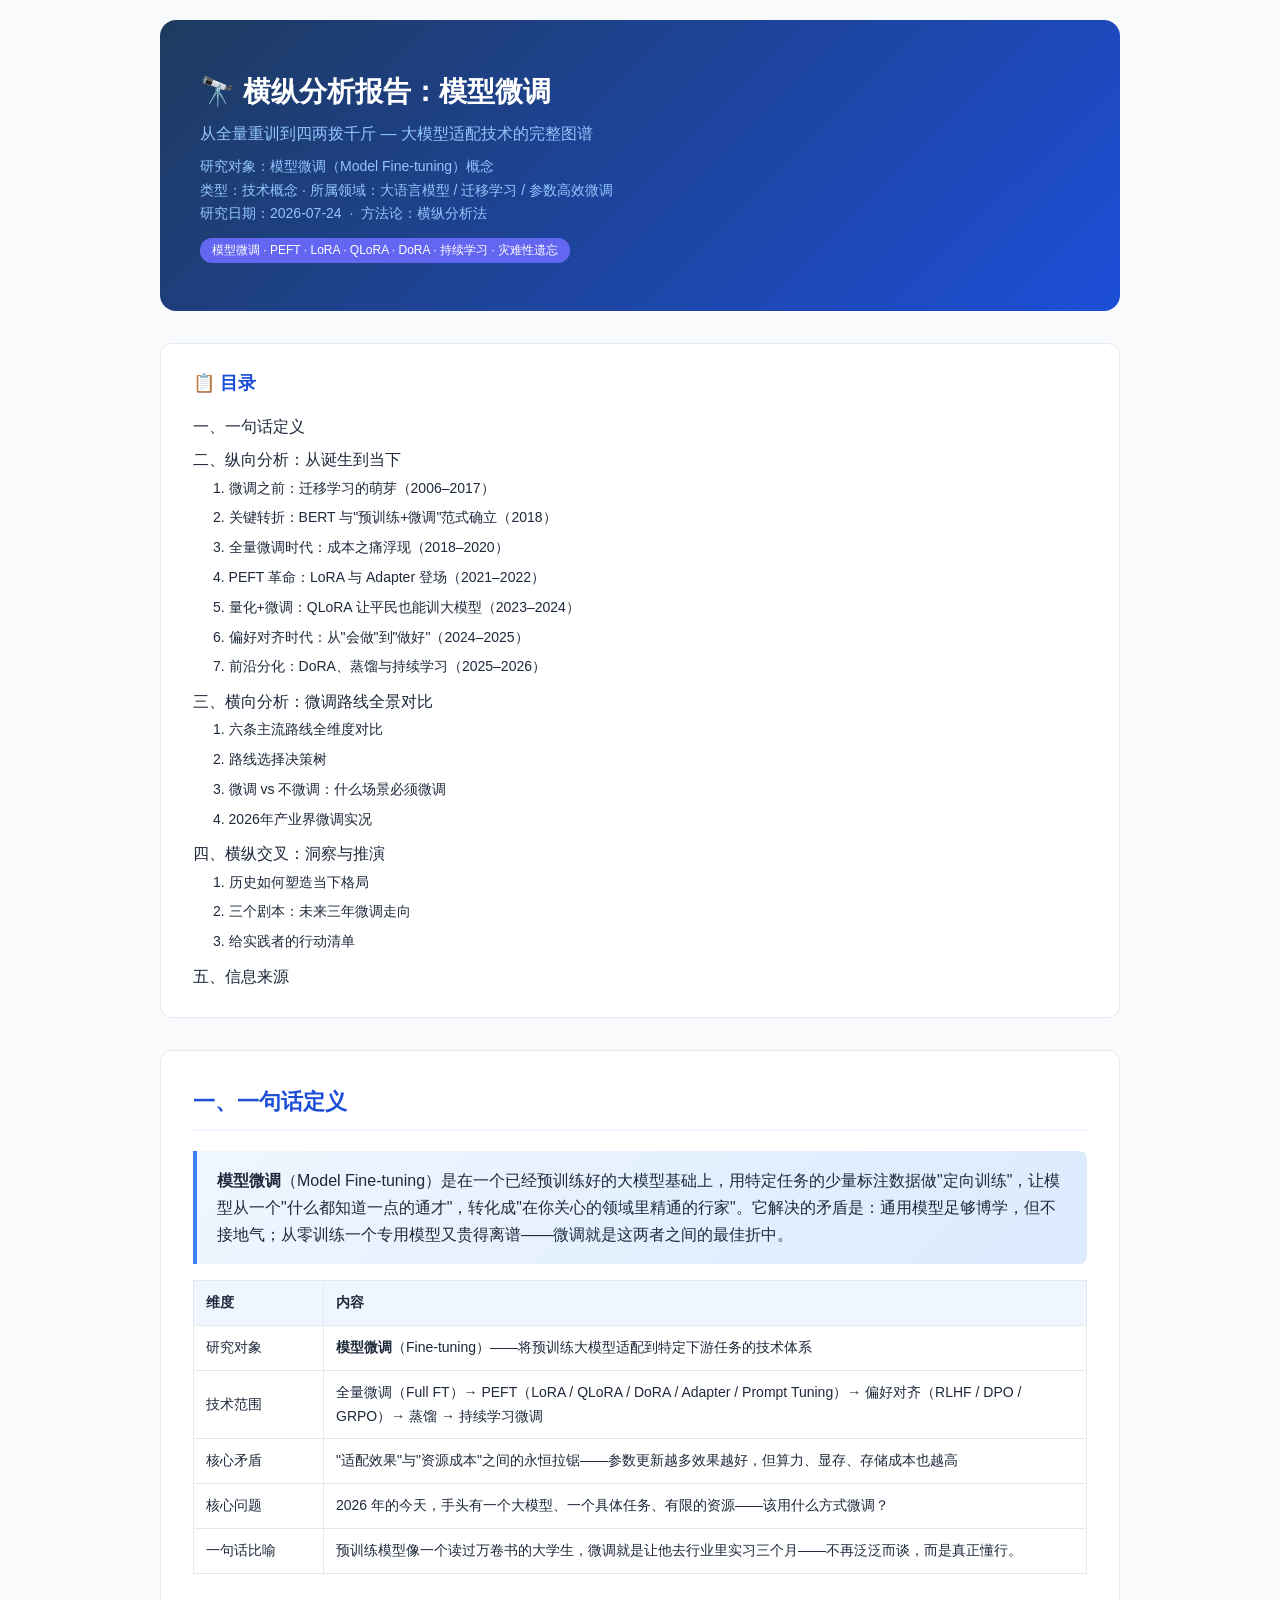
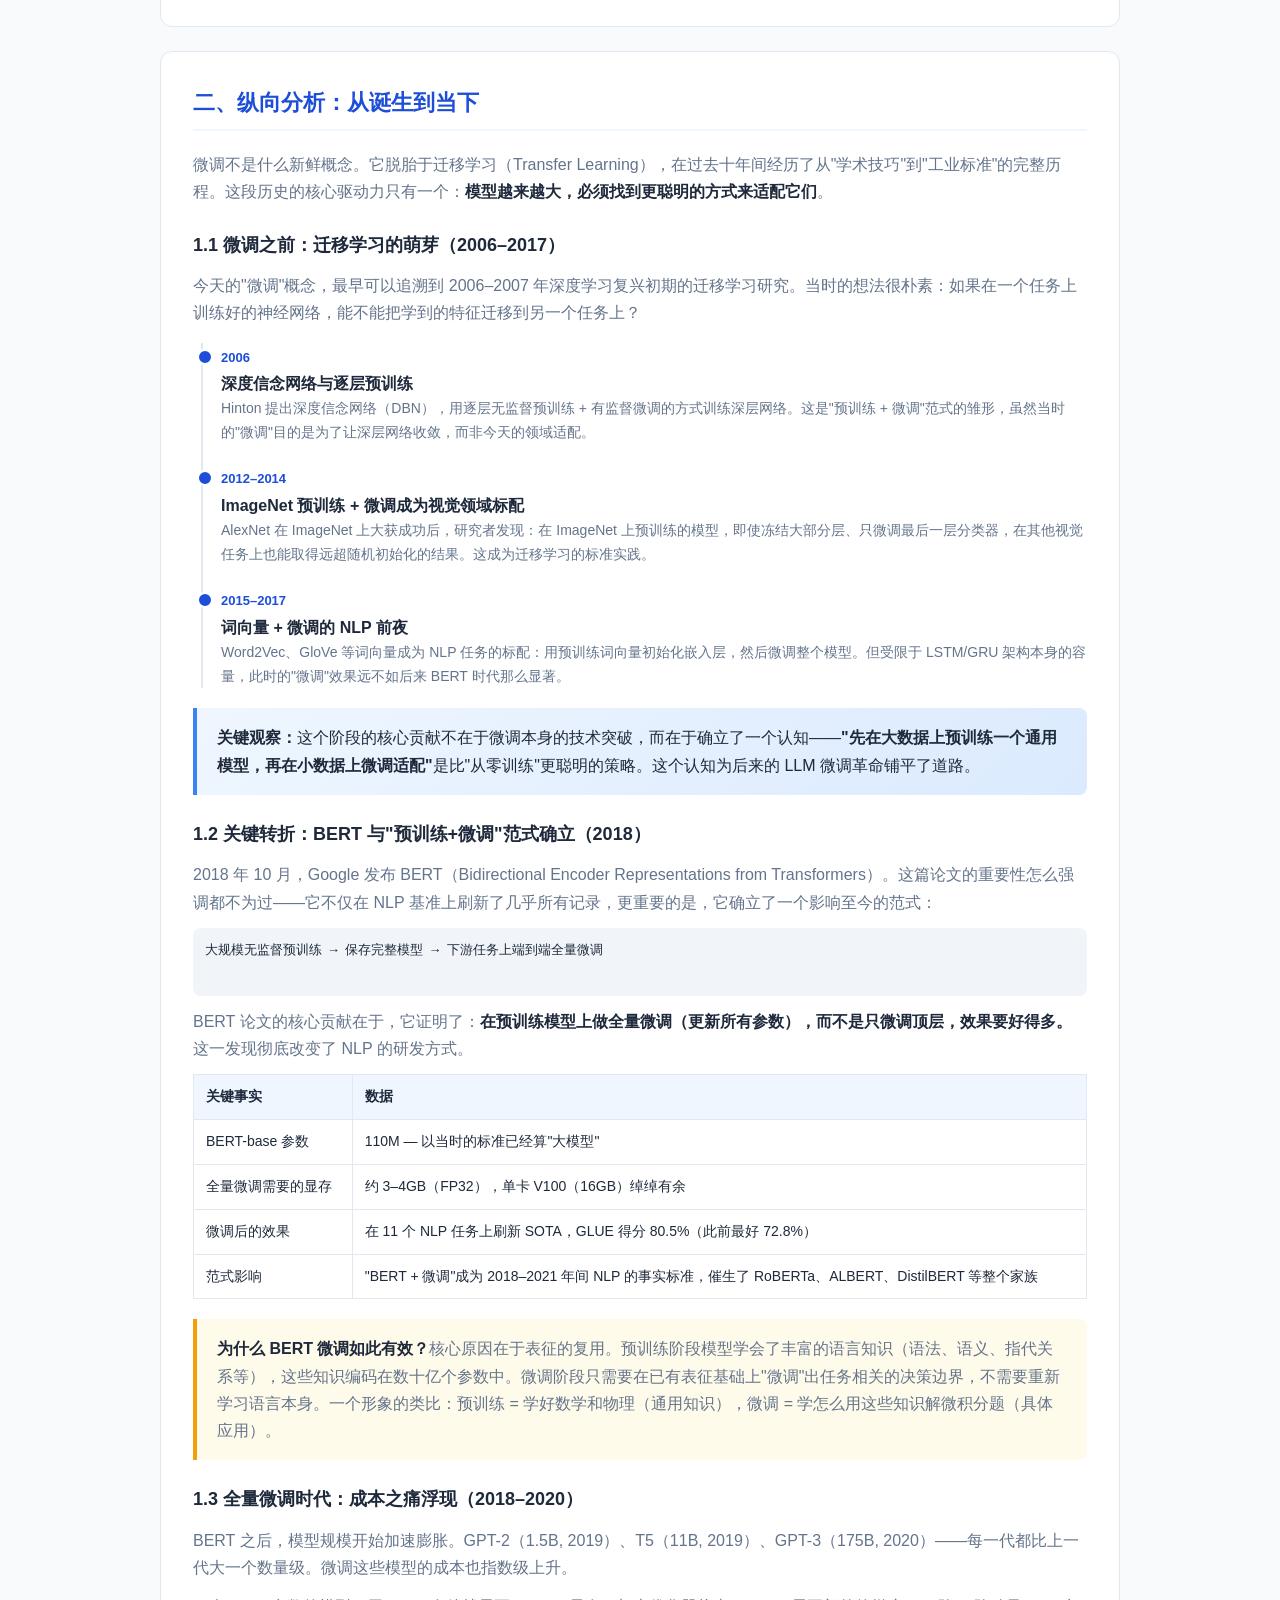
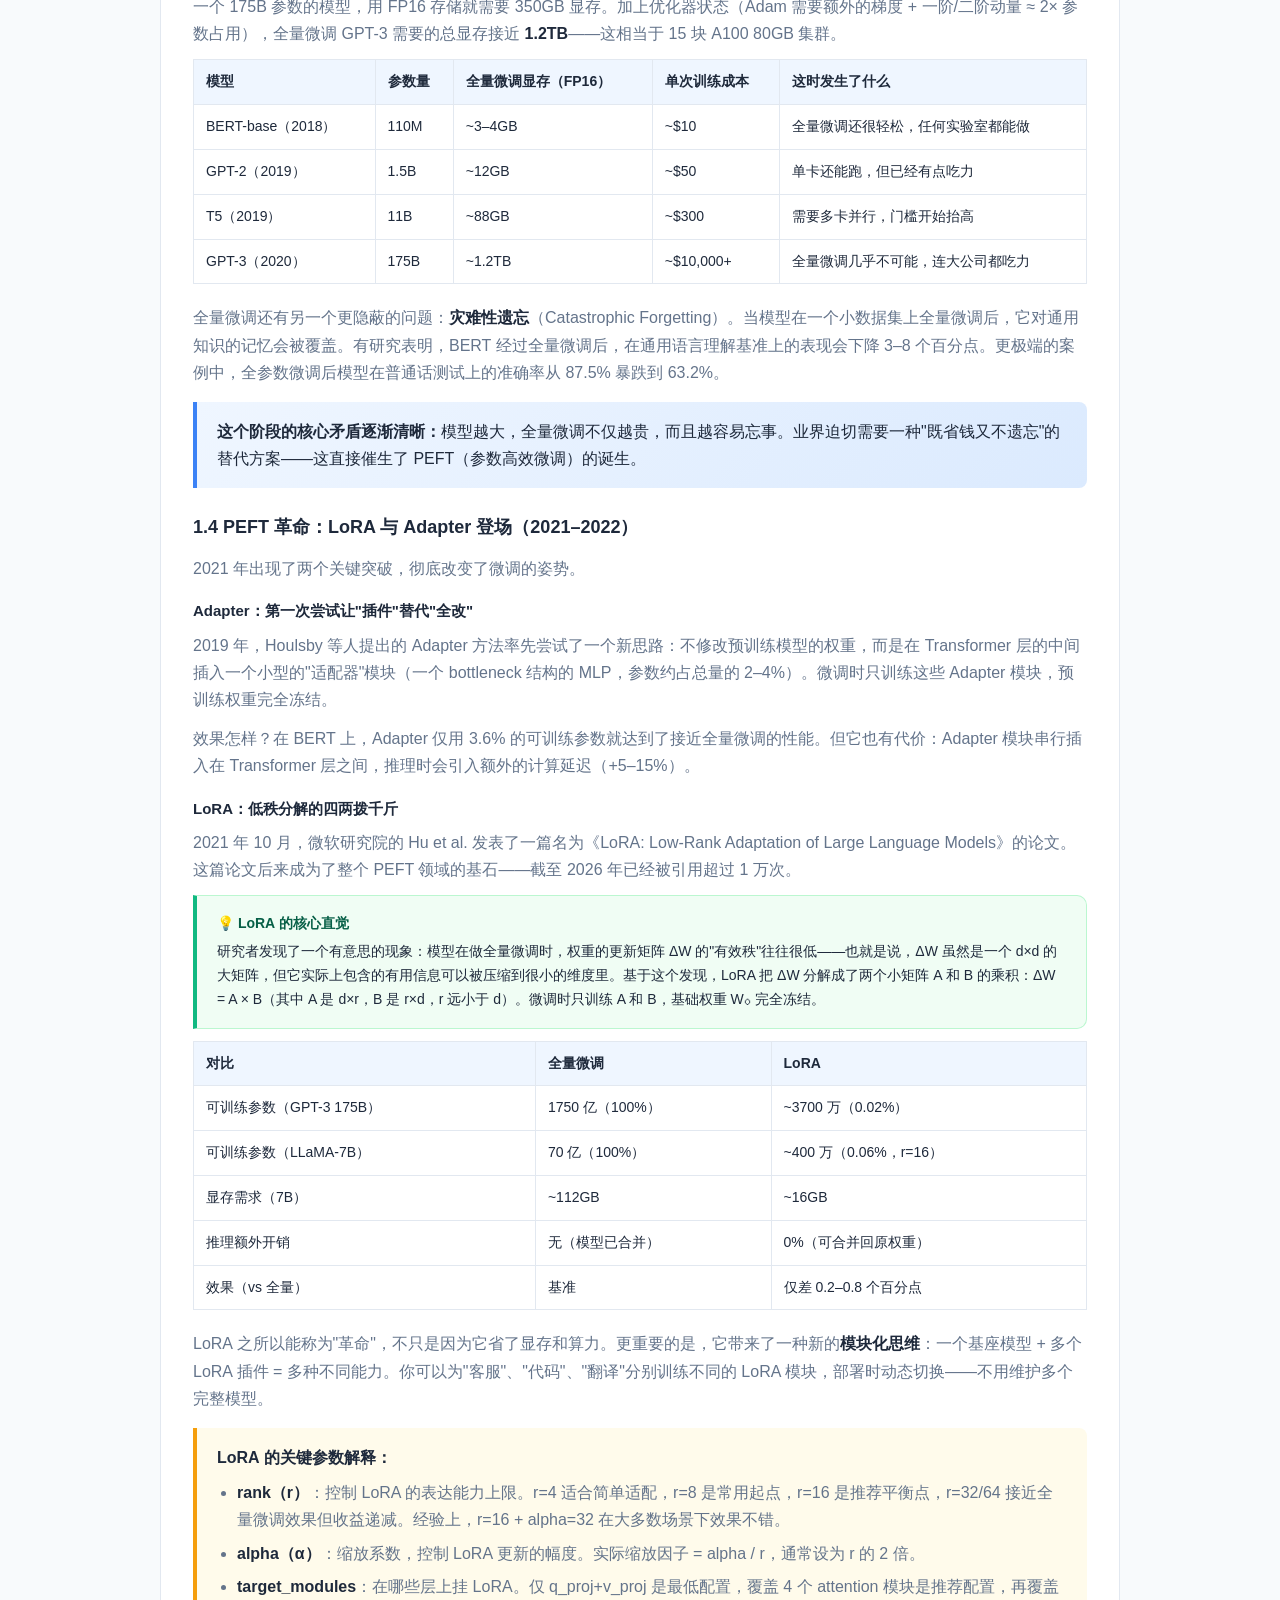
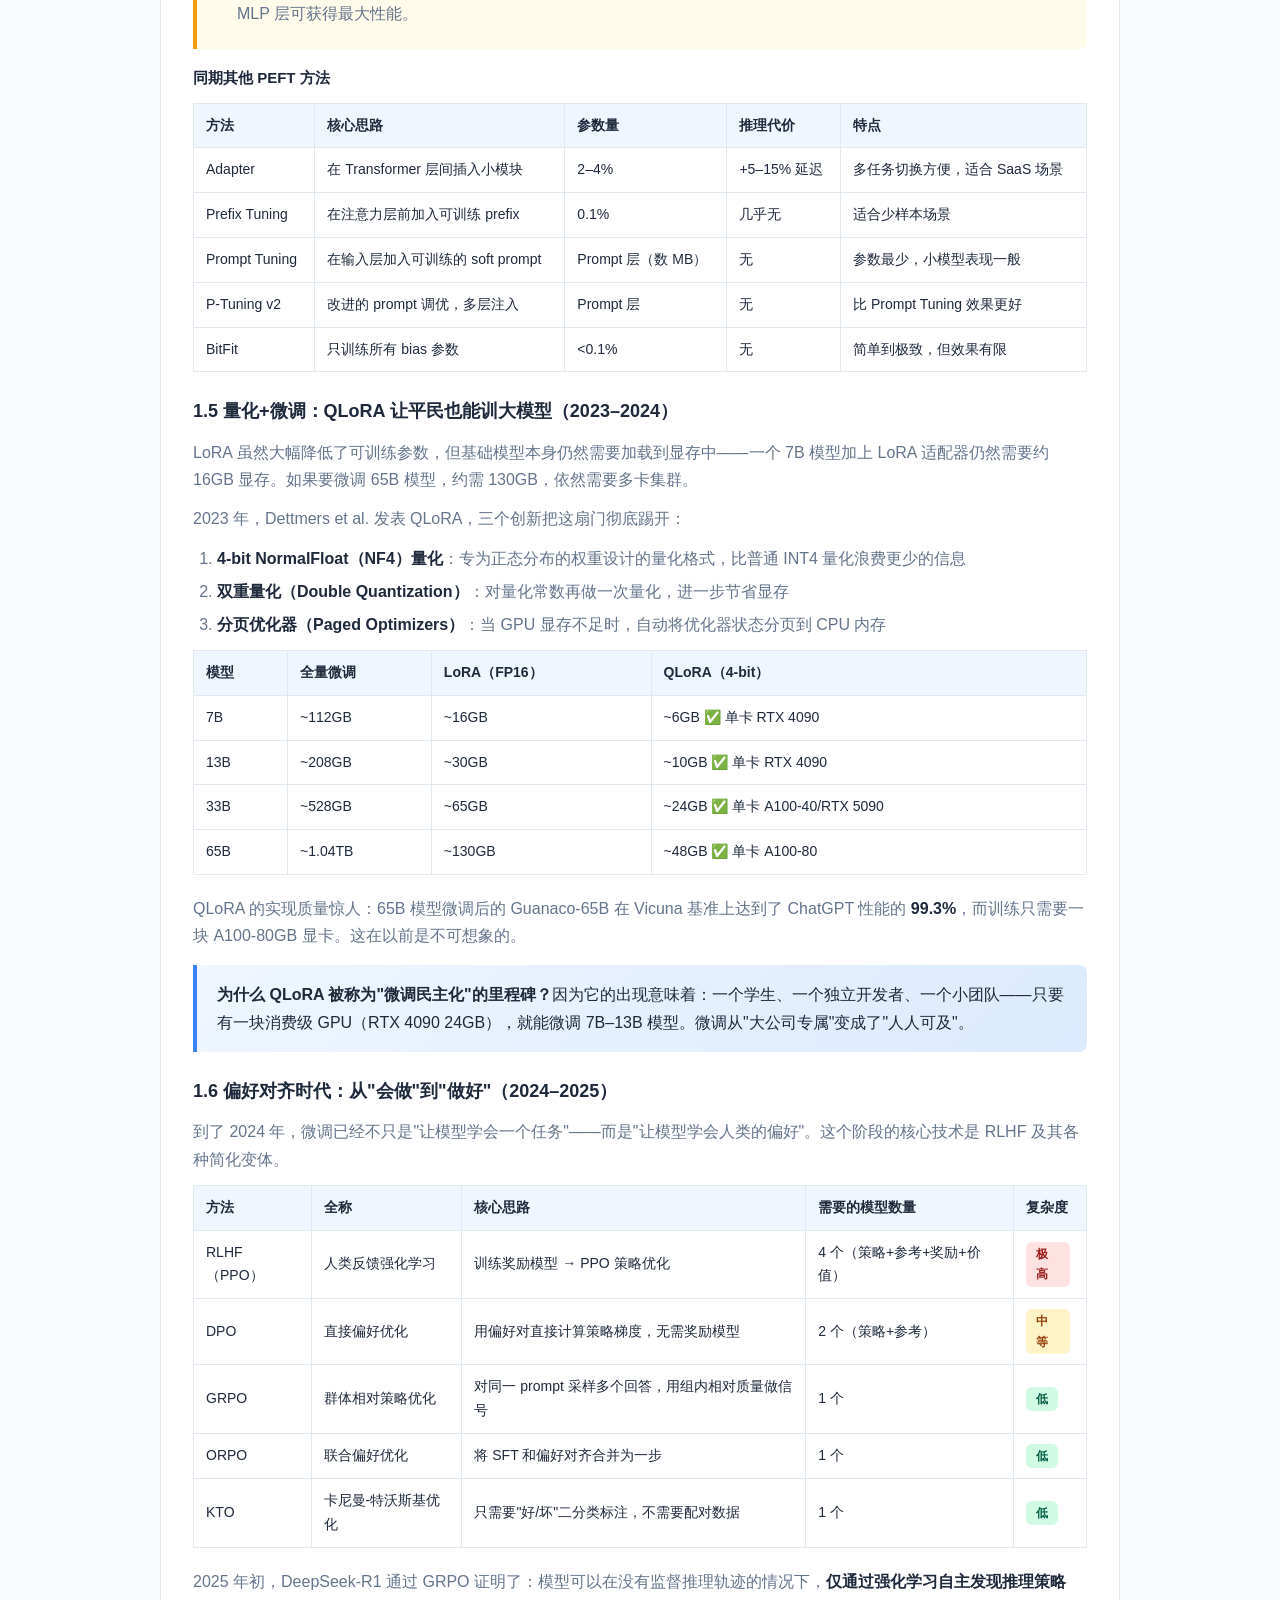
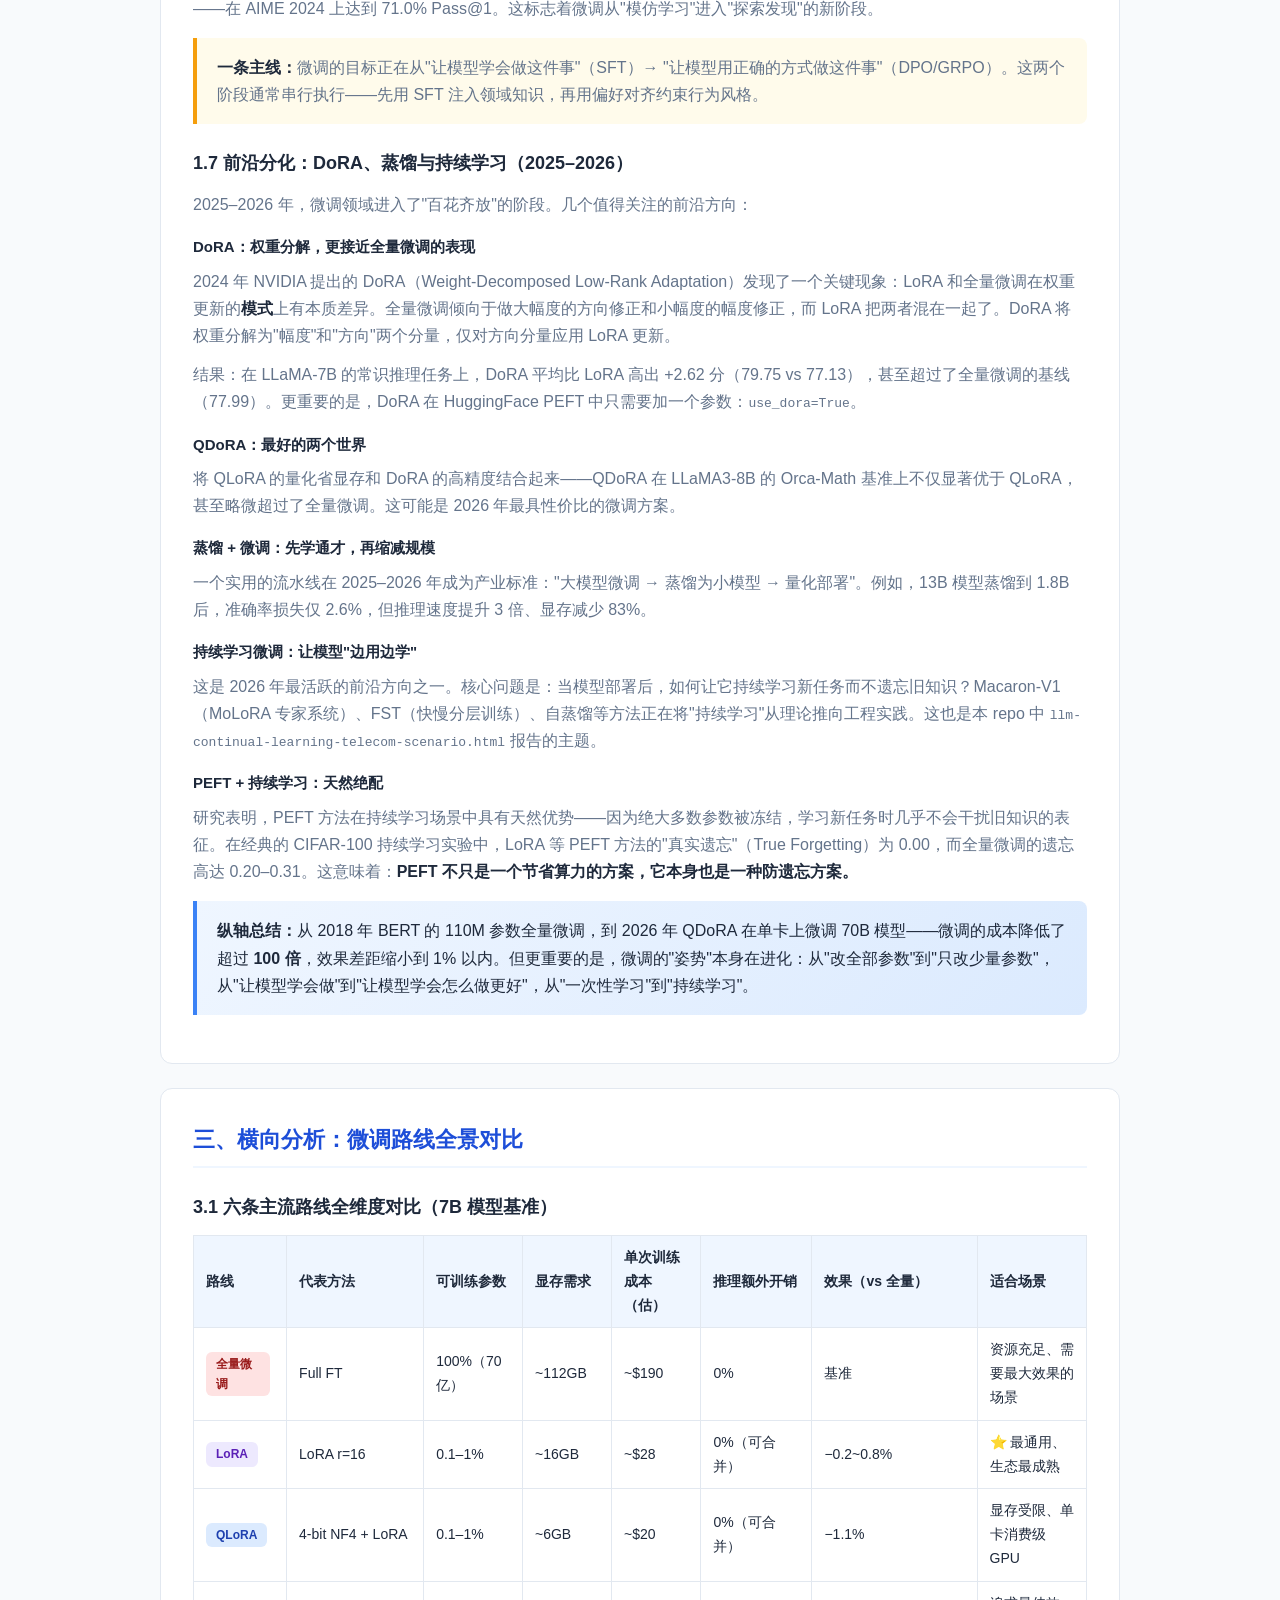
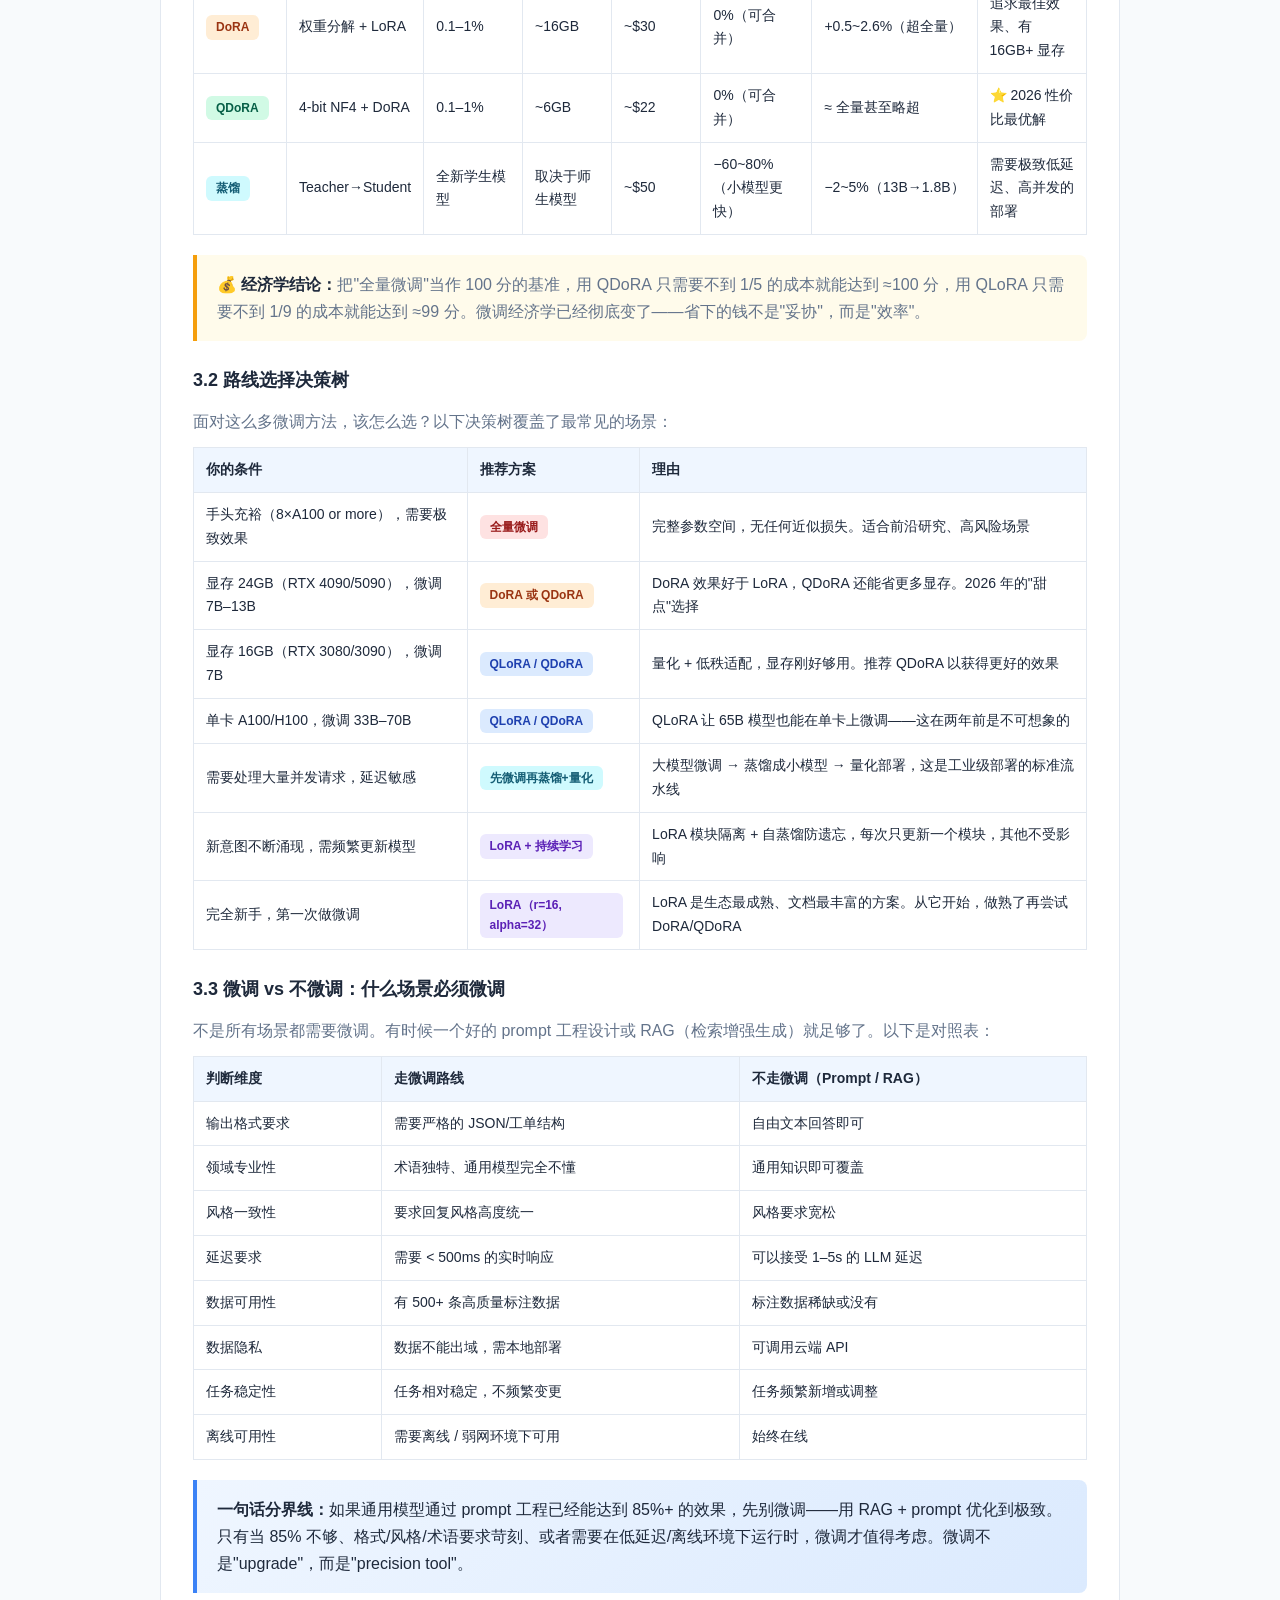
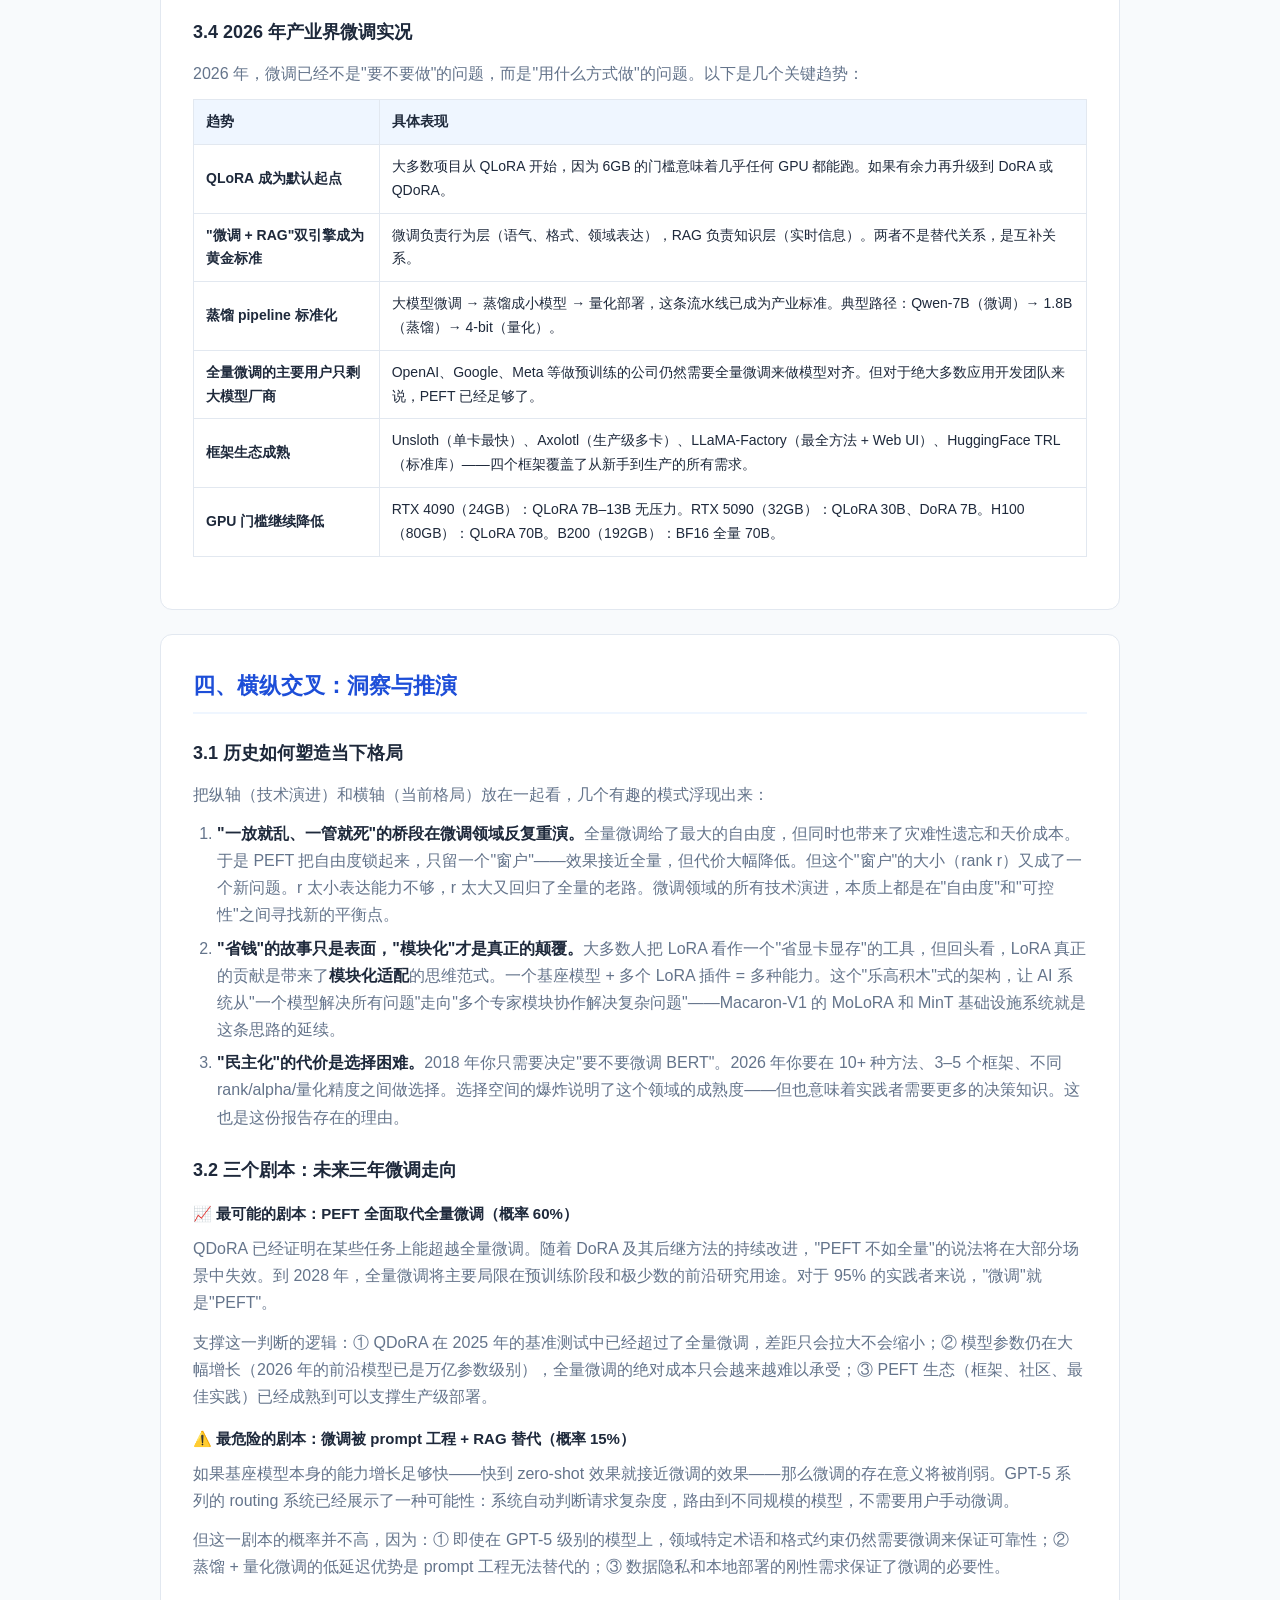
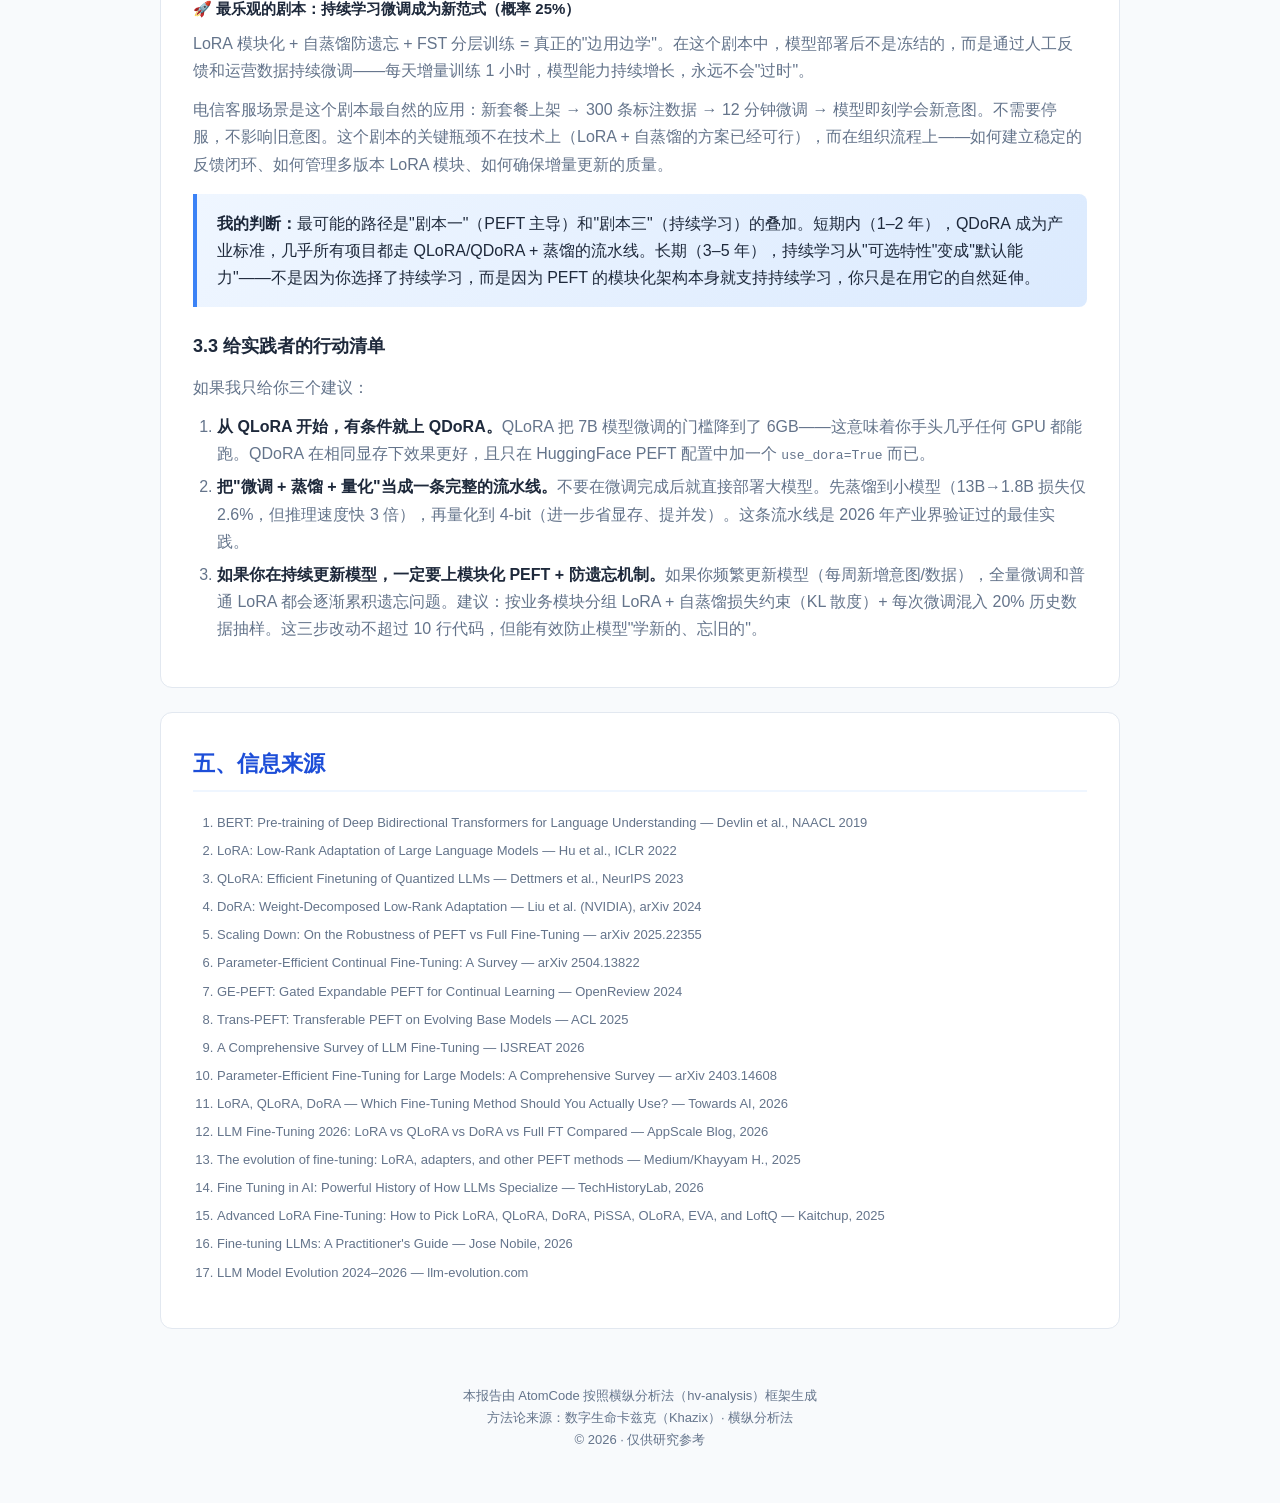
<file: report/llm-finetuning-hv-analysis.html>
<!DOCTYPE html>
<html lang="zh-CN">
<head>
<meta charset="UTF-8">
<meta name="viewport" content="width=device-width, initial-scale=1.0">
<title>🔭 横纵分析报告：模型微调 — 从全量重训到四两拨千斤</title>
<style>
  :root {
    --bg: #f8fafc;
    --card: #ffffff;
    --border: #e2e8f0;
    --accent: #1d4ed8;
    --accent-light: #eff6ff;
    --text: #1e293b;
    --text-secondary: #64748b;
    --green: #10b981;
    --yellow: #f59e0b;
    --red: #ef4444;
    --purple: #8b5cf6;
    --blue: #3b82f6;
    --orange: #ea580c;
    --cyan: #06b6d4;
    --pink: #ec4899;
    --indigo: #6366f1;
  }
  * { margin:0; padding:0; box-sizing:border-box; }
  body {
    font-family: -apple-system, BlinkMacSystemFont, "Segoe UI", Roboto, "Noto Sans SC", sans-serif;
    background: var(--bg);
    color: var(--text);
    line-height: 1.7;
    padding: 20px;
  }
  .container { max-width: 960px; margin: 0 auto; }

  .header {
    background: linear-gradient(135deg, #1e3a5f 0%, #1d4ed8 100%);
    color: white;
    padding: 48px 40px;
    border-radius: 16px;
    margin-bottom: 32px;
  }
  .header h1 { font-size: 28px; margin-bottom: 8px; }
  .header h1 small { font-size:16px; font-weight:400; color:#93c5fd; display:block; margin-top:4px; }
  .header .meta { color: #93c5fd; font-size: 14px; }
  .header .badge { display:inline-block; background:var(--indigo); padding:2px 12px; border-radius:12px; font-size:12px; margin-top:12px; }

  .toc { background:var(--card); border:1px solid var(--border); border-radius:12px; padding:24px 32px; margin-bottom:32px; }
  .toc h2 { font-size:18px; margin-bottom:12px; color:var(--accent); }
  .toc ul { list-style:none; padding:0; }
  .toc li { padding:3px 0; }
  .toc a { color:var(--text); text-decoration:none; }
  .toc a:hover { color:var(--accent); }
  .toc .sub { padding-left:20px; font-size:14px; color:var(--text-secondary); }

  .card { background:var(--card); border:1px solid var(--border); border-radius:12px; padding:32px; margin-bottom:24px; }
  .card h2 { font-size:22px; color:var(--accent); border-bottom:2px solid var(--accent-light); padding-bottom:8px; margin-bottom:20px; }
  .card h3 { font-size:18px; color:var(--text); margin-top:24px; margin-bottom:12px; }
  .card h4 { font-size:15px; color:var(--text); margin-top:16px; margin-bottom:8px; }
  .card p { margin-bottom:12px; color:var(--text-secondary); }
  .card ul, .card ol { margin:8px 0 12px 24px; color:var(--text-secondary); }
  .card li { margin-bottom:6px; }
  .card strong { color:var(--text); }

  .tag { display:inline-block; padding:2px 10px; border-radius:6px; font-size:12px; font-weight:600; margin-right:4px; }
  .tag-green { background:#d1fae5; color:#065f46; }
  .tag-yellow { background:#fef3c7; color:#92400e; }
  .tag-blue { background:#dbeafe; color:#1e40af; }
  .tag-red { background:#fee2e2; color:#991b1b; }
  .tag-purple { background:#ede9fe; color:#5b21b6; }
  .tag-orange { background:#ffedd5; color:#9a3412; }
  .tag-cyan { background:#cffafe; color:#155e75; }
  .tag-pink { background:#fce7f3; color:#9d174d; }
  .tag-indigo { background:#eef2ff; color:#4338ca; }

  table { width:100%; border-collapse:collapse; margin:12px 0 20px; font-size:14px; }
  th, td { border:1px solid var(--border); padding:10px 12px; text-align:left; }
  th { background:var(--accent-light); color:var(--text); font-weight:600; }
  tr:hover { background:#f1f5f9; }

  .insight { background:linear-gradient(135deg,#eff6ff,#dbeafe); border-left:4px solid var(--blue); padding:16px 20px; border-radius:0 8px 8px 0; margin:16px 0; }
  .insight p { color:var(--text); margin:0; }

  .callout { background:#fffbeb; border-left:4px solid var(--yellow); padding:16px 20px; border-radius:0 8px 8px 0; margin:16px 0; }
  .callout p { margin:0; }
  .callout ul { margin:8px 0 0 20px; }

  .story-box {
    background:#f0fdf4;
    border:1px solid #bbf7d0;
    border-left:4px solid var(--green);
    border-radius:0 10px 10px 0;
    padding:16px 20px;
    margin:12px 0;
  }
  .story-box .story-title { font-weight:700; color:#065f46; font-size:14px; margin-bottom:4px; }
  .story-box p { margin:0; font-size:14px; color:var(--text); }

  .timeline { position:relative; padding-left:28px; margin:16px 0; }
  .timeline::before { content:''; position:absolute; left:8px; top:0; bottom:0; width:2px; background:#e2e8f0; }
  .tl-item { position:relative; margin-bottom:20px; }
  .tl-item::before { content:''; position:absolute; left:-24px; top:6px; width:12px; height:12px; border-radius:50%; background:var(--accent); border:2px solid white; }
  .tl-item .tl-year { font-size:13px; font-weight:700; color:var(--accent); }
  .tl-item .tl-title { font-weight:600; color:var(--text); }
  .tl-item .tl-desc { font-size:14px; color:var(--text-secondary); }

  .footer { text-align:center; padding:32px; color:var(--text-secondary); font-size:13px; }
  pre { background:#f1f5f9; padding:12px; border-radius:8px; font-size:13px; overflow-x:auto; margin:12px 0; }

  @media (max-width:640px) {
    body { padding:12px; }
    .header { padding:28px 20px; }
    .header h1 { font-size:22px; }
    .card { padding:20px; }
    table, th, td { font-size:12px; padding:6px 8px; }
  }
</style>
</head>
<body>
<div class="container">

  <!-- Header -->
  <div class="header">
    <h1>🔭 横纵分析报告：模型微调
      <small>从全量重训到四两拨千斤 — 大模型适配技术的完整图谱</small>
    </h1>
    <div class="meta">
      研究对象：模型微调（Model Fine-tuning）概念<br>
      类型：技术概念 · 所属领域：大语言模型 / 迁移学习 / 参数高效微调<br>
      研究日期：2026-07-24 &nbsp;·&nbsp; 方法论：横纵分析法
    </div>
    <span class="badge">模型微调 · PEFT · LoRA · QLoRA · DoRA · 持续学习 · 灾难性遗忘</span>
  </div>

  <!-- TOC -->
  <div class="toc">
    <h2>📋 目录</h2>
    <ul>
      <li><a href="#sec0">一、一句话定义</a></li>
      <li><a href="#sec1">二、纵向分析：从诞生到当下</a>
        <ul class="sub">
          <li><a href="#sec1-1">1. 微调之前：迁移学习的萌芽（2006–2017）</a></li>
          <li><a href="#sec1-2">2. 关键转折：BERT 与"预训练+微调"范式确立（2018）</a></li>
          <li><a href="#sec1-3">3. 全量微调时代：成本之痛浮现（2018–2020）</a></li>
          <li><a href="#sec1-4">4. PEFT 革命：LoRA 与 Adapter 登场（2021–2022）</a></li>
          <li><a href="#sec1-5">5. 量化+微调：QLoRA 让平民也能训大模型（2023–2024）</a></li>
          <li><a href="#sec1-6">6. 偏好对齐时代：从"会做"到"做好"（2024–2025）</a></li>
          <li><a href="#sec1-7">7. 前沿分化：DoRA、蒸馏与持续学习（2025–2026）</a></li>
        </ul>
      </li>
      <li><a href="#sec2">三、横向分析：微调路线全景对比</a>
        <ul class="sub">
          <li><a href="#sec2-1">1. 六条主流路线全维度对比</a></li>
          <li><a href="#sec2-2">2. 路线选择决策树</a></li>
          <li><a href="#sec2-3">3. 微调 vs 不微调：什么场景必须微调</a></li>
          <li><a href="#sec2-4">4. 2026年产业界微调实况</a></li>
        </ul>
      </li>
      <li><a href="#sec3">四、横纵交叉：洞察与推演</a>
        <ul class="sub">
          <li><a href="#sec3-1">1. 历史如何塑造当下格局</a></li>
          <li><a href="#sec3-2">2. 三个剧本：未来三年微调走向</a></li>
          <li><a href="#sec3-3">3. 给实践者的行动清单</a></li>
        </ul>
      </li>
      <li><a href="#sec4">五、信息来源</a></li>
    </ul>
  </div>

  <!-- Section 0 -->
  <div class="card" id="sec0">
    <h2>一、一句话定义</h2>
    <div class="insight">
      <p><strong>模型微调</strong>（Model Fine-tuning）是在一个已经预训练好的大模型基础上，用特定任务的少量标注数据做"定向训练"，让模型从一个"什么都知道一点的通才"，转化成"在你关心的领域里精通的行家"。它解决的矛盾是：通用模型足够博学，但不接地气；从零训练一个专用模型又贵得离谱——微调就是这两者之间的最佳折中。</p>
    </div>
    <table>
      <tr><th style="width:130px">维度</th><th>内容</th></tr>
      <tr><td>研究对象</td><td><strong>模型微调</strong>（Fine-tuning）——将预训练大模型适配到特定下游任务的技术体系</td></tr>
      <tr><td>技术范围</td><td>全量微调（Full FT）→ PEFT（LoRA / QLoRA / DoRA / Adapter / Prompt Tuning）→ 偏好对齐（RLHF / DPO / GRPO）→ 蒸馏 → 持续学习微调</td></tr>
      <tr><td>核心矛盾</td><td>"适配效果"与"资源成本"之间的永恒拉锯——参数更新越多效果越好，但算力、显存、存储成本也越高</td></tr>
      <tr><td>核心问题</td><td>2026 年的今天，手头有一个大模型、一个具体任务、有限的资源——该用什么方式微调？</td></tr>
      <tr><td>一句话比喻</td><td>预训练模型像一个读过万卷书的大学生，微调就是让他去行业里实习三个月——不再泛泛而谈，而是真正懂行。</td></tr>
    </table>
  </div>

  <!-- Section 1: Vertical -->
  <div class="card" id="sec1">
    <h2>二、纵向分析：从诞生到当下</h2>
    <p>微调不是什么新鲜概念。它脱胎于迁移学习（Transfer Learning），在过去十年间经历了从"学术技巧"到"工业标准"的完整历程。这段历史的核心驱动力只有一个：<strong>模型越来越大，必须找到更聪明的方式来适配它们</strong>。</p>

    <!-- 1.1 -->
    <h3 id="sec1-1">1.1 微调之前：迁移学习的萌芽（2006–2017）</h3>
    <p>今天的"微调"概念，最早可以追溯到 2006–2007 年深度学习复兴初期的迁移学习研究。当时的想法很朴素：如果在一个任务上训练好的神经网络，能不能把学到的特征迁移到另一个任务上？</p>
    <div class="timeline">
      <div class="tl-item">
        <span class="tl-year">2006</span>
        <div class="tl-title">深度信念网络与逐层预训练</div>
        <div class="tl-desc">Hinton 提出深度信念网络（DBN），用逐层无监督预训练 + 有监督微调的方式训练深层网络。这是"预训练 + 微调"范式的雏形，虽然当时的"微调"目的是为了让深层网络收敛，而非今天的领域适配。</div>
      </div>
      <div class="tl-item">
        <span class="tl-year">2012–2014</span>
        <div class="tl-title">ImageNet 预训练 + 微调成为视觉领域标配</div>
        <div class="tl-desc">AlexNet 在 ImageNet 上大获成功后，研究者发现：在 ImageNet 上预训练的模型，即使冻结大部分层、只微调最后一层分类器，在其他视觉任务上也能取得远超随机初始化的结果。这成为迁移学习的标准实践。</div>
      </div>
      <div class="tl-item">
        <span class="tl-year">2015–2017</span>
        <div class="tl-title">词向量 + 微调的 NLP 前夜</div>
        <div class="tl-desc">Word2Vec、GloVe 等词向量成为 NLP 任务的标配：用预训练词向量初始化嵌入层，然后微调整个模型。但受限于 LSTM/GRU 架构本身的容量，此时的"微调"效果远不如后来 BERT 时代那么显著。</div>
      </div>
    </div>
    <div class="insight">
      <p><strong>关键观察：</strong>这个阶段的核心贡献不在于微调本身的技术突破，而在于确立了一个认知——<strong>"先在大数据上预训练一个通用模型，再在小数据上微调适配"</strong>是比"从零训练"更聪明的策略。这个认知为后来的 LLM 微调革命铺平了道路。</p>
    </div>

    <!-- 1.2 -->
    <h3 id="sec1-2">1.2 关键转折：BERT 与"预训练+微调"范式确立（2018）</h3>
    <p>2018 年 10 月，Google 发布 BERT（Bidirectional Encoder Representations from Transformers）。这篇论文的重要性怎么强调都不为过——它不仅在 NLP 基准上刷新了几乎所有记录，更重要的是，它确立了一个影响至今的范式：</p>
    <pre style="background:#f1f5f9;padding:12px;border-radius:8px;font-size:13px;overflow-x:auto;">
大规模无监督预训练 → 保存完整模型 → 下游任务上端到端全量微调
    </pre>
    <p>BERT 论文的核心贡献在于，它证明了：<strong>在预训练模型上做全量微调（更新所有参数），而不是只微调顶层，效果要好得多。</strong>这一发现彻底改变了 NLP 的研发方式。</p>
    <table>
      <tr><th>关键事实</th><th>数据</th></tr>
      <tr><td>BERT-base 参数</td><td>110M — 以当时的标准已经算"大模型"</td></tr>
      <tr><td>全量微调需要的显存</td><td>约 3–4GB（FP32），单卡 V100（16GB）绰绰有余</td></tr>
      <tr><td>微调后的效果</td><td>在 11 个 NLP 任务上刷新 SOTA，GLUE 得分 80.5%（此前最好 72.8%）</td></tr>
      <tr><td>范式影响</td><td>"BERT + 微调"成为 2018–2021 年间 NLP 的事实标准，催生了 RoBERTa、ALBERT、DistilBERT 等整个家族</td></tr>
    </table>
    <div class="callout">
      <p><strong>为什么 BERT 微调如此有效？</strong>核心原因在于表征的复用。预训练阶段模型学会了丰富的语言知识（语法、语义、指代关系等），这些知识编码在数十亿个参数中。微调阶段只需要在已有表征基础上"微调"出任务相关的决策边界，不需要重新学习语言本身。一个形象的类比：预训练 = 学好数学和物理（通用知识），微调 = 学怎么用这些知识解微积分题（具体应用）。</p>
    </div>

    <!-- 1.3 -->
    <h3 id="sec1-3">1.3 全量微调时代：成本之痛浮现（2018–2020）</h3>
    <p>BERT 之后，模型规模开始加速膨胀。GPT-2（1.5B, 2019）、T5（11B, 2019）、GPT-3（175B, 2020）——每一代都比上一代大一个数量级。微调这些模型的成本也指数级上升。</p>
    <p>一个 175B 参数的模型，用 FP16 存储就需要 350GB 显存。加上优化器状态（Adam 需要额外的梯度 + 一阶/二阶动量 ≈ 2× 参数占用），全量微调 GPT-3 需要的总显存接近 <strong>1.2TB</strong>——这相当于 15 块 A100 80GB 集群。</p>
    <table>
      <tr><th>模型</th><th>参数量</th><th>全量微调显存（FP16）</th><th>单次训练成本</th><th>这时发生了什么</th></tr>
      <tr><td>BERT-base（2018）</td><td>110M</td><td>~3–4GB</td><td>~$10</td><td>全量微调还很轻松，任何实验室都能做</td></tr>
      <tr><td>GPT-2（2019）</td><td>1.5B</td><td>~12GB</td><td>~$50</td><td>单卡还能跑，但已经有点吃力</td></tr>
      <tr><td>T5（2019）</td><td>11B</td><td>~88GB</td><td>~$300</td><td>需要多卡并行，门槛开始抬高</td></tr>
      <tr><td>GPT-3（2020）</td><td>175B</td><td>~1.2TB</td><td>~$10,000+</td><td>全量微调几乎不可能，连大公司都吃力</td></tr>
    </table>
    <p>全量微调还有另一个更隐蔽的问题：<strong>灾难性遗忘</strong>（Catastrophic Forgetting）。当模型在一个小数据集上全量微调后，它对通用知识的记忆会被覆盖。有研究表明，BERT 经过全量微调后，在通用语言理解基准上的表现会下降 3–8 个百分点。更极端的案例中，全参数微调后模型在普通话测试上的准确率从 87.5% 暴跌到 63.2%。</p>
    <div class="insight">
      <p><strong>这个阶段的核心矛盾逐渐清晰：</strong>模型越大，全量微调不仅越贵，而且越容易忘事。业界迫切需要一种"既省钱又不遗忘"的替代方案——这直接催生了 PEFT（参数高效微调）的诞生。</p>
    </div>

    <!-- 1.4 -->
    <h3 id="sec1-4">1.4 PEFT 革命：LoRA 与 Adapter 登场（2021–2022）</h3>
    <p>2021 年出现了两个关键突破，彻底改变了微调的姿势。</p>

    <h4>Adapter：第一次尝试让"插件"替代"全改"</h4>
    <p>2019 年，Houlsby 等人提出的 Adapter 方法率先尝试了一个新思路：不修改预训练模型的权重，而是在 Transformer 层的中间插入一个小型的"适配器"模块（一个 bottleneck 结构的 MLP，参数约占总量的 2–4%）。微调时只训练这些 Adapter 模块，预训练权重完全冻结。</p>
    <p>效果怎样？在 BERT 上，Adapter 仅用 3.6% 的可训练参数就达到了接近全量微调的性能。但它也有代价：Adapter 模块串行插入在 Transformer 层之间，推理时会引入额外的计算延迟（+5–15%）。</p>

    <h4>LoRA：低秩分解的四两拨千斤</h4>
    <p>2021 年 10 月，微软研究院的 Hu et al. 发表了一篇名为《LoRA: Low-Rank Adaptation of Large Language Models》的论文。这篇论文后来成为了整个 PEFT 领域的基石——截至 2026 年已经被引用超过 1 万次。</p>
    <div class="story-box">
      <div class="story-title">💡 LoRA 的核心直觉</div>
      <p>研究者发现了一个有意思的现象：模型在做全量微调时，权重的更新矩阵 ΔW 的"有效秩"往往很低——也就是说，ΔW 虽然是一个 d×d 的大矩阵，但它实际上包含的有用信息可以被压缩到很小的维度里。基于这个发现，LoRA 把 ΔW 分解成了两个小矩阵 A 和 B 的乘积：ΔW = A × B（其中 A 是 d×r，B 是 r×d，r 远小于 d）。微调时只训练 A 和 B，基础权重 W₀ 完全冻结。</p>
    </div>
    <table>
      <tr><th>对比</th><th>全量微调</th><th>LoRA</th></tr>
      <tr><td>可训练参数（GPT-3 175B）</td><td>1750 亿（100%）</td><td>~3700 万（0.02%）</td></tr>
      <tr><td>可训练参数（LLaMA-7B）</td><td>70 亿（100%）</td><td>~400 万（0.06%，r=16）</td></tr>
      <tr><td>显存需求（7B）</td><td>~112GB</td><td>~16GB</td></tr>
      <tr><td>推理额外开销</td><td>无（模型已合并）</td><td>0%（可合并回原权重）</td></tr>
      <tr><td>效果（vs 全量）</td><td>基准</td><td>仅差 0.2–0.8 个百分点</td></tr>
    </table>
    <p>LoRA 之所以能称为"革命"，不只是因为它省了显存和算力。更重要的是，它带来了一种新的<strong>模块化思维</strong>：一个基座模型 + 多个 LoRA 插件 = 多种不同能力。你可以为"客服"、"代码"、"翻译"分别训练不同的 LoRA 模块，部署时动态切换——不用维护多个完整模型。</p>
    <div class="callout">
      <p><strong>LoRA 的关键参数解释：</strong></p>
      <ul style="margin-bottom:0;">
        <li><strong>rank（r）</strong>：控制 LoRA 的表达能力上限。r=4 适合简单适配，r=8 是常用起点，r=16 是推荐平衡点，r=32/64 接近全量微调效果但收益递减。经验上，r=16 + alpha=32 在大多数场景下效果不错。</li>
        <li><strong>alpha（α）</strong>：缩放系数，控制 LoRA 更新的幅度。实际缩放因子 = alpha / r，通常设为 r 的 2 倍。</li>
        <li><strong>target_modules</strong>：在哪些层上挂 LoRA。仅 q_proj+v_proj 是最低配置，覆盖 4 个 attention 模块是推荐配置，再覆盖 MLP 层可获得最大性能。</li>
      </ul>
    </div>

    <h4>同期其他 PEFT 方法</h4>
    <table>
      <tr><th>方法</th><th>核心思路</th><th>参数量</th><th>推理代价</th><th>特点</th></tr>
      <tr><td>Adapter</td><td>在 Transformer 层间插入小模块</td><td>2–4%</td><td>+5–15% 延迟</td><td>多任务切换方便，适合 SaaS 场景</td></tr>
      <tr><td>Prefix Tuning</td><td>在注意力层前加入可训练 prefix</td><td>0.1%</td><td>几乎无</td><td>适合少样本场景</td></tr>
      <tr><td>Prompt Tuning</td><td>在输入层加入可训练的 soft prompt</td><td>Prompt 层（数 MB）</td><td>无</td><td>参数最少，小模型表现一般</td></tr>
      <tr><td>P-Tuning v2</td><td>改进的 prompt 调优，多层注入</td><td>Prompt 层</td><td>无</td><td>比 Prompt Tuning 效果更好</td></tr>
      <tr><td>BitFit</td><td>只训练所有 bias 参数</td><td>&lt;0.1%</td><td>无</td><td>简单到极致，但效果有限</td></tr>
    </table>

    <!-- 1.5 -->
    <h3 id="sec1-5">1.5 量化+微调：QLoRA 让平民也能训大模型（2023–2024）</h3>
    <p>LoRA 虽然大幅降低了可训练参数，但基础模型本身仍然需要加载到显存中——一个 7B 模型加上 LoRA 适配器仍然需要约 16GB 显存。如果要微调 65B 模型，约需 130GB，依然需要多卡集群。</p>
    <p>2023 年，Dettmers et al. 发表 QLoRA，三个创新把这扇门彻底踢开：</p>
    <ol>
      <li><strong>4-bit NormalFloat（NF4）量化</strong>：专为正态分布的权重设计的量化格式，比普通 INT4 量化浪费更少的信息</li>
      <li><strong>双重量化（Double Quantization）</strong>：对量化常数再做一次量化，进一步节省显存</li>
      <li><strong>分页优化器（Paged Optimizers）</strong>：当 GPU 显存不足时，自动将优化器状态分页到 CPU 内存</li>
    </ol>
    <table>
      <tr><th>模型</th><th>全量微调</th><th>LoRA（FP16）</th><th>QLoRA（4-bit）</th></tr>
      <tr><td>7B</td><td>~112GB</td><td>~16GB</td><td>~6GB ✅ 单卡 RTX 4090</td></tr>
      <tr><td>13B</td><td>~208GB</td><td>~30GB</td><td>~10GB ✅ 单卡 RTX 4090</td></tr>
      <tr><td>33B</td><td>~528GB</td><td>~65GB</td><td>~24GB ✅ 单卡 A100-40/RTX 5090</td></tr>
      <tr><td>65B</td><td>~1.04TB</td><td>~130GB</td><td>~48GB ✅ 单卡 A100-80</td></tr>
    </table>
    <p>QLoRA 的实现质量惊人：65B 模型微调后的 Guanaco-65B 在 Vicuna 基准上达到了 ChatGPT 性能的 <strong>99.3%</strong>，而训练只需要一块 A100-80GB 显卡。这在以前是不可想象的。</p>
    <div class="insight">
      <p><strong>为什么 QLoRA 被称为"微调民主化"的里程碑？</strong>因为它的出现意味着：一个学生、一个独立开发者、一个小团队——只要有一块消费级 GPU（RTX 4090 24GB），就能微调 7B–13B 模型。微调从"大公司专属"变成了"人人可及"。</p>
    </div>

    <!-- 1.6 -->
    <h3 id="sec1-6">1.6 偏好对齐时代：从"会做"到"做好"（2024–2025）</h3>
    <p>到了 2024 年，微调已经不只是"让模型学会一个任务"——而是"让模型学会人类的偏好"。这个阶段的核心技术是 RLHF 及其各种简化变体。</p>
    <table>
      <tr><th>方法</th><th>全称</th><th>核心思路</th><th>需要的模型数量</th><th>复杂度</th></tr>
      <tr><td>RLHF（PPO）</td><td>人类反馈强化学习</td><td>训练奖励模型 → PPO 策略优化</td><td>4 个（策略+参考+奖励+价值）</td><td><span class="tag tag-red">极高</span></td></tr>
      <tr><td>DPO</td><td>直接偏好优化</td><td>用偏好对直接计算策略梯度，无需奖励模型</td><td>2 个（策略+参考）</td><td><span class="tag tag-yellow">中等</span></td></tr>
      <tr><td>GRPO</td><td>群体相对策略优化</td><td>对同一 prompt 采样多个回答，用组内相对质量做信号</td><td>1 个</td><td><span class="tag tag-green">低</span></td></tr>
      <tr><td>ORPO</td><td>联合偏好优化</td><td>将 SFT 和偏好对齐合并为一步</td><td>1 个</td><td><span class="tag tag-green">低</span></td></tr>
      <tr><td>KTO</td><td>卡尼曼-特沃斯基优化</td><td>只需要"好/坏"二分类标注，不需要配对数据</td><td>1 个</td><td><span class="tag tag-green">低</span></td></tr>
    </table>
    <p>2025 年初，DeepSeek-R1 通过 GRPO 证明了：模型可以在没有监督推理轨迹的情况下，<strong>仅通过强化学习自主发现推理策略</strong>——在 AIME 2024 上达到 71.0% Pass@1。这标志着微调从"模仿学习"进入"探索发现"的新阶段。</p>
    <div class="callout">
      <p><strong>一条主线：</strong>微调的目标正在从"让模型学会做这件事"（SFT）→ "让模型用正确的方式做这件事"（DPO/GRPO）。这两个阶段通常串行执行——先用 SFT 注入领域知识，再用偏好对齐约束行为风格。</p>
    </div>

    <!-- 1.7 -->
    <h3 id="sec1-7">1.7 前沿分化：DoRA、蒸馏与持续学习（2025–2026）</h3>
    <p>2025–2026 年，微调领域进入了"百花齐放"的阶段。几个值得关注的前沿方向：</p>

    <h4>DoRA：权重分解，更接近全量微调的表现</h4>
    <p>2024 年 NVIDIA 提出的 DoRA（Weight-Decomposed Low-Rank Adaptation）发现了一个关键现象：LoRA 和全量微调在权重更新的<strong>模式</strong>上有本质差异。全量微调倾向于做大幅度的方向修正和小幅度的幅度修正，而 LoRA 把两者混在一起了。DoRA 将权重分解为"幅度"和"方向"两个分量，仅对方向分量应用 LoRA 更新。</p>
    <p>结果：在 LLaMA-7B 的常识推理任务上，DoRA 平均比 LoRA 高出 +2.62 分（79.75 vs 77.13），甚至超过了全量微调的基线（77.99）。更重要的是，DoRA 在 HuggingFace PEFT 中只需要加一个参数：<code>use_dora=True</code>。</p>

    <h4>QDoRA：最好的两个世界</h4>
    <p>将 QLoRA 的量化省显存和 DoRA 的高精度结合起来——QDoRA 在 LLaMA3-8B 的 Orca-Math 基准上不仅显著优于 QLoRA，甚至略微超过了全量微调。这可能是 2026 年最具性价比的微调方案。</p>

    <h4>蒸馏 + 微调：先学通才，再缩减规模</h4>
    <p>一个实用的流水线在 2025–2026 年成为产业标准："大模型微调 → 蒸馏为小模型 → 量化部署"。例如，13B 模型蒸馏到 1.8B 后，准确率损失仅 2.6%，但推理速度提升 3 倍、显存减少 83%。</p>

    <h4>持续学习微调：让模型"边用边学"</h4>
    <p>这是 2026 年最活跃的前沿方向之一。核心问题是：当模型部署后，如何让它持续学习新任务而不遗忘旧知识？Macaron-V1（MoLoRA 专家系统）、FST（快慢分层训练）、自蒸馏等方法正在将"持续学习"从理论推向工程实践。这也是本 repo 中 <code>llm-continual-learning-telecom-scenario.html</code> 报告的主题。</p>

    <h4>PEFT + 持续学习：天然绝配</h4>
    <p>研究表明，PEFT 方法在持续学习场景中具有天然优势——因为绝大多数参数被冻结，学习新任务时几乎不会干扰旧知识的表征。在经典的 CIFAR-100 持续学习实验中，LoRA 等 PEFT 方法的"真实遗忘"（True Forgetting）为 0.00，而全量微调的遗忘高达 0.20–0.31。这意味着：<strong>PEFT 不只是一个节省算力的方案，它本身也是一种防遗忘方案。</strong></p>

    <div class="insight">
      <p><strong>纵轴总结：</strong>从 2018 年 BERT 的 110M 参数全量微调，到 2026 年 QDoRA 在单卡上微调 70B 模型——微调的成本降低了超过 <strong>100 倍</strong>，效果差距缩小到 1% 以内。但更重要的是，微调的"姿势"本身在进化：从"改全部参数"到"只改少量参数"，从"让模型学会做"到"让模型学会怎么做更好"，从"一次性学习"到"持续学习"。</p>
    </div>
  </div>

  <!-- Section 2: Horizontal -->
  <div class="card" id="sec2">
    <h2>三、横向分析：微调路线全景对比</h2>

    <h3 id="sec2-1">3.1 六条主流路线全维度对比（7B 模型基准）</h3>
    <table>
      <tr><th>路线</th><th>代表方法</th><th>可训练参数</th><th>显存需求</th><th>单次训练成本（估）</th><th>推理额外开销</th><th>效果（vs 全量）</th><th>适合场景</th></tr>
      <tr>
        <td><span class="tag tag-red">全量微调</span></td>
        <td>Full FT</td>
        <td>100%（70 亿）</td>
        <td>~112GB</td>
        <td>~$190</td>
        <td>0%</td>
        <td>基准</td>
        <td>资源充足、需要最大效果的场景</td>
      </tr>
      <tr>
        <td><span class="tag tag-purple">LoRA</span></td>
        <td>LoRA r=16</td>
        <td>0.1–1%</td>
        <td>~16GB</td>
        <td>~$28</td>
        <td>0%（可合并）</td>
        <td>−0.2~0.8%</td>
        <td>⭐ 最通用、生态最成熟</td>
      </tr>
      <tr>
        <td><span class="tag tag-blue">QLoRA</span></td>
        <td>4-bit NF4 + LoRA</td>
        <td>0.1–1%</td>
        <td>~6GB</td>
        <td>~$20</td>
        <td>0%（可合并）</td>
        <td>−1.1%</td>
        <td>显存受限、单卡消费级 GPU</td>
      </tr>
      <tr>
        <td><span class="tag tag-orange">DoRA</span></td>
        <td>权重分解 + LoRA</td>
        <td>0.1–1%</td>
        <td>~16GB</td>
        <td>~$30</td>
        <td>0%（可合并）</td>
        <td>+0.5~2.6%（超全量）</td>
        <td>追求最佳效果、有 16GB+ 显存</td>
      </tr>
      <tr>
        <td><span class="tag tag-green">QDoRA</span></td>
        <td>4-bit NF4 + DoRA</td>
        <td>0.1–1%</td>
        <td>~6GB</td>
        <td>~$22</td>
        <td>0%（可合并）</td>
        <td>≈ 全量甚至略超</td>
        <td>⭐ 2026 性价比最优解</td>
      </tr>
      <tr>
        <td><span class="tag tag-cyan">蒸馏</span></td>
        <td>Teacher→Student</td>
        <td>全新学生模型</td>
        <td>取决于师生模型</td>
        <td>~$50</td>
        <td>−60~80%（小模型更快）</td>
        <td>−2~5%（13B→1.8B）</td>
        <td>需要极致低延迟、高并发的部署</td>
      </tr>
    </table>
    <div class="callout">
      <p><strong>💰 经济学结论：</strong>把"全量微调"当作 100 分的基准，用 QDoRA 只需要不到 1/5 的成本就能达到 ≈100 分，用 QLoRA 只需要不到 1/9 的成本就能达到 ≈99 分。微调经济学已经彻底变了——省下的钱不是"妥协"，而是"效率"。</p>
    </div>

    <h3 id="sec2-2">3.2 路线选择决策树</h3>
    <p>面对这么多微调方法，该怎么选？以下决策树覆盖了最常见的场景：</p>
    <table>
      <tr><th>你的条件</th><th>推荐方案</th><th>理由</th></tr>
      <tr>
        <td>手头充裕（8×A100 or more），需要极致效果</td>
        <td><span class="tag tag-red">全量微调</span></td>
        <td>完整参数空间，无任何近似损失。适合前沿研究、高风险场景</td>
      </tr>
      <tr>
        <td>显存 24GB（RTX 4090/5090），微调 7B–13B</td>
        <td><span class="tag tag-orange">DoRA 或 QDoRA</span></td>
        <td>DoRA 效果好于 LoRA，QDoRA 还能省更多显存。2026 年的"甜点"选择</td>
      </tr>
      <tr>
        <td>显存 16GB（RTX 3080/3090），微调 7B</td>
        <td><span class="tag tag-blue">QLoRA / QDoRA</span></td>
        <td>量化 + 低秩适配，显存刚好够用。推荐 QDoRA 以获得更好的效果</td>
      </tr>
      <tr>
        <td>单卡 A100/H100，微调 33B–70B</td>
        <td><span class="tag tag-blue">QLoRA / QDoRA</span></td>
        <td>QLoRA 让 65B 模型也能在单卡上微调——这在两年前是不可想象的</td>
      </tr>
      <tr>
        <td>需要处理大量并发请求，延迟敏感</td>
        <td><span class="tag tag-cyan">先微调再蒸馏+量化</span></td>
        <td>大模型微调 → 蒸馏成小模型 → 量化部署，这是工业级部署的标准流水线</td>
      </tr>
      <tr>
        <td>新意图不断涌现，需频繁更新模型</td>
        <td><span class="tag tag-purple">LoRA + 持续学习</span></td>
        <td>LoRA 模块隔离 + 自蒸馏防遗忘，每次只更新一个模块，其他不受影响</td>
      </tr>
      <tr>
        <td>完全新手，第一次做微调</td>
        <td><span class="tag tag-purple">LoRA（r=16, alpha=32）</span></td>
        <td>LoRA 是生态最成熟、文档最丰富的方案。从它开始，做熟了再尝试 DoRA/QDoRA</td>
      </tr>
    </table>

    <h3 id="sec2-3">3.3 微调 vs 不微调：什么场景必须微调</h3>
    <p>不是所有场景都需要微调。有时候一个好的 prompt 工程设计或 RAG（检索增强生成）就足够了。以下是对照表：</p>
    <table>
      <tr><th>判断维度</th><th>走微调路线</th><th>不走微调（Prompt / RAG）</th></tr>
      <tr><td>输出格式要求</td><td>需要严格的 JSON/工单结构</td><td>自由文本回答即可</td></tr>
      <tr><td>领域专业性</td><td>术语独特、通用模型完全不懂</td><td>通用知识即可覆盖</td></tr>
      <tr><td>风格一致性</td><td>要求回复风格高度统一</td><td>风格要求宽松</td></tr>
      <tr><td>延迟要求</td><td>需要 &lt; 500ms 的实时响应</td><td>可以接受 1–5s 的 LLM 延迟</td></tr>
      <tr><td>数据可用性</td><td>有 500+ 条高质量标注数据</td><td>标注数据稀缺或没有</td></tr>
      <tr><td>数据隐私</td><td>数据不能出域，需本地部署</td><td>可调用云端 API</td></tr>
      <tr><td>任务稳定性</td><td>任务相对稳定，不频繁变更</td><td>任务频繁新增或调整</td></tr>
      <tr><td>离线可用性</td><td>需要离线 / 弱网环境下可用</td><td>始终在线</td></tr>
    </table>
    <div class="insight">
      <p><strong>一句话分界线：</strong>如果通用模型通过 prompt 工程已经能达到 85%+ 的效果，先别微调——用 RAG + prompt 优化到极致。只有当 85% 不够、格式/风格/术语要求苛刻、或者需要在低延迟/离线环境下运行时，微调才值得考虑。微调不是"upgrade"，而是"precision tool"。</p>
    </div>

    <h3 id="sec2-4">3.4 2026 年产业界微调实况</h3>
    <p>2026 年，微调已经不是"要不要做"的问题，而是"用什么方式做"的问题。以下是几个关键趋势：</p>
    <table>
      <tr><th>趋势</th><th>具体表现</th></tr>
      <tr><td><strong>QLoRA 成为默认起点</strong></td><td>大多数项目从 QLoRA 开始，因为 6GB 的门槛意味着几乎任何 GPU 都能跑。如果有余力再升级到 DoRA 或 QDoRA。</td></tr>
      <tr><td><strong>"微调 + RAG"双引擎成为黄金标准</strong></td><td>微调负责行为层（语气、格式、领域表达），RAG 负责知识层（实时信息）。两者不是替代关系，是互补关系。</td></tr>
      <tr><td><strong>蒸馏 pipeline 标准化</strong></td><td>大模型微调 → 蒸馏成小模型 → 量化部署，这条流水线已成为产业标准。典型路径：Qwen-7B（微调）→ 1.8B（蒸馏）→ 4-bit（量化）。</td></tr>
      <tr><td><strong>全量微调的主要用户只剩大模型厂商</strong></td><td>OpenAI、Google、Meta 等做预训练的公司仍然需要全量微调来做模型对齐。但对于绝大多数应用开发团队来说，PEFT 已经足够了。</td></tr>
      <tr><td><strong>框架生态成熟</strong></td><td>Unsloth（单卡最快）、Axolotl（生产级多卡）、LLaMA-Factory（最全方法 + Web UI）、HuggingFace TRL（标准库）——四个框架覆盖了从新手到生产的所有需求。</td></tr>
      <tr><td><strong>GPU 门槛继续降低</strong></td><td>RTX 4090（24GB）：QLoRA 7B–13B 无压力。RTX 5090（32GB）：QLoRA 30B、DoRA 7B。H100（80GB）：QLoRA 70B。B200（192GB）：BF16 全量 70B。</td></tr>
    </table>
  </div>

  <!-- Section 3: Cross Analysis -->
  <div class="card" id="sec3">
    <h2>四、横纵交叉：洞察与推演</h2>

    <h3 id="sec3-1">3.1 历史如何塑造当下格局</h3>
    <p>把纵轴（技术演进）和横轴（当前格局）放在一起看，几个有趣的模式浮现出来：</p>

    <ol>
      <li><strong>"一放就乱、一管就死"的桥段在微调领域反复重演。</strong>全量微调给了最大的自由度，但同时也带来了灾难性遗忘和天价成本。于是 PEFT 把自由度锁起来，只留一个"窗户"——效果接近全量，但代价大幅降低。但这个"窗户"的大小（rank r）又成了一个新问题。r 太小表达能力不够，r 太大又回归了全量的老路。微调领域的所有技术演进，本质上都是在"自由度"和"可控性"之间寻找新的平衡点。</li>

      <li><strong>"省钱"的故事只是表面，"模块化"才是真正的颠覆。</strong>大多数人把 LoRA 看作一个"省显卡显存"的工具，但回头看，LoRA 真正的贡献是带来了<strong>模块化适配</strong>的思维范式。一个基座模型 + 多个 LoRA 插件 = 多种能力。这个"乐高积木"式的架构，让 AI 系统从"一个模型解决所有问题"走向"多个专家模块协作解决复杂问题"——Macaron-V1 的 MoLoRA 和 MinT 基础设施系统就是这条思路的延续。</li>

      <li><strong>"民主化"的代价是选择困难。</strong>2018 年你只需要决定"要不要微调 BERT"。2026 年你要在 10+ 种方法、3–5 个框架、不同 rank/alpha/量化精度之间做选择。选择空间的爆炸说明了这个领域的成熟度——但也意味着实践者需要更多的决策知识。这也是这份报告存在的理由。</li>
    </ol>

    <h3 id="sec3-2">3.2 三个剧本：未来三年微调走向</h3>

    <h4>📈 最可能的剧本：PEFT 全面取代全量微调（概率 60%）</h4>
    <p>QDoRA 已经证明在某些任务上能超越全量微调。随着 DoRA 及其后继方法的持续改进，"PEFT 不如全量"的说法将在大部分场景中失效。到 2028 年，全量微调将主要局限在预训练阶段和极少数的前沿研究用途。对于 95% 的实践者来说，"微调"就是"PEFT"。</p>
    <p>支撑这一判断的逻辑：① QDoRA 在 2025 年的基准测试中已经超过了全量微调，差距只会拉大不会缩小；② 模型参数仍在大幅增长（2026 年的前沿模型已是万亿参数级别），全量微调的绝对成本只会越来越难以承受；③ PEFT 生态（框架、社区、最佳实践）已经成熟到可以支撑生产级部署。</p>

    <h4>⚠️ 最危险的剧本：微调被 prompt 工程 + RAG 替代（概率 15%）</h4>
    <p>如果基座模型本身的能力增长足够快——快到 zero-shot 效果就接近微调的效果——那么微调的存在意义将被削弱。GPT-5 系列的 routing 系统已经展示了一种可能性：系统自动判断请求复杂度，路由到不同规模的模型，不需要用户手动微调。</p>
    <p>但这一剧本的概率并不高，因为：① 即使在 GPT-5 级别的模型上，领域特定术语和格式约束仍然需要微调来保证可靠性；② 蒸馏 + 量化微调的低延迟优势是 prompt 工程无法替代的；③ 数据隐私和本地部署的刚性需求保证了微调的必要性。</p>

    <h4>🚀 最乐观的剧本：持续学习微调成为新范式（概率 25%）</h4>
    <p>LoRA 模块化 + 自蒸馏防遗忘 + FST 分层训练 = 真正的"边用边学"。在这个剧本中，模型部署后不是冻结的，而是通过人工反馈和运营数据持续微调——每天增量训练 1 小时，模型能力持续增长，永远不会"过时"。</p>
    <p>电信客服场景是这个剧本最自然的应用：新套餐上架 → 300 条标注数据 → 12 分钟微调 → 模型即刻学会新意图。不需要停服，不影响旧意图。这个剧本的关键瓶颈不在技术上（LoRA + 自蒸馏的方案已经可行），而在组织流程上——如何建立稳定的反馈闭环、如何管理多版本 LoRA 模块、如何确保增量更新的质量。</p>

    <div class="insight">
      <p><strong>我的判断：</strong>最可能的路径是"剧本一"（PEFT 主导）和"剧本三"（持续学习）的叠加。短期内（1–2 年），QDoRA 成为产业标准，几乎所有项目都走 QLoRA/QDoRA + 蒸馏的流水线。长期（3–5 年），持续学习从"可选特性"变成"默认能力"——不是因为你选择了持续学习，而是因为 PEFT 的模块化架构本身就支持持续学习，你只是在用它的自然延伸。</p>
    </div>

    <h3 id="sec3-3">3.3 给实践者的行动清单</h3>
    <p>如果我只给你三个建议：</p>
    <ol>
      <li><strong>从 QLoRA 开始，有条件就上 QDoRA。</strong>QLoRA 把 7B 模型微调的门槛降到了 6GB——这意味着你手头几乎任何 GPU 都能跑。QDoRA 在相同显存下效果更好，且只在 HuggingFace PEFT 配置中加一个 <code>use_dora=True</code> 而已。</li>
      <li><strong>把"微调 + 蒸馏 + 量化"当成一条完整的流水线。</strong>不要在微调完成后就直接部署大模型。先蒸馏到小模型（13B→1.8B 损失仅 2.6%，但推理速度快 3 倍），再量化到 4-bit（进一步省显存、提并发）。这条流水线是 2026 年产业界验证过的最佳实践。</li>
      <li><strong>如果你在持续更新模型，一定要上模块化 PEFT + 防遗忘机制。</strong>如果你频繁更新模型（每周新增意图/数据），全量微调和普通 LoRA 都会逐渐累积遗忘问题。建议：按业务模块分组 LoRA + 自蒸馏损失约束（KL 散度）+ 每次微调混入 20% 历史数据抽样。这三步改动不超过 10 行代码，但能有效防止模型"学新的、忘旧的"。</li>
    </ol>
  </div>

  <!-- Section 4: Sources -->
  <div class="card" id="sec4">
    <h2>五、信息来源</h2>
    <ol style="font-size:13px;color:var(--text-secondary);">
      <li>BERT: Pre-training of Deep Bidirectional Transformers for Language Understanding — Devlin et al., NAACL 2019</li>
      <li>LoRA: Low-Rank Adaptation of Large Language Models — Hu et al., ICLR 2022</li>
      <li>QLoRA: Efficient Finetuning of Quantized LLMs — Dettmers et al., NeurIPS 2023</li>
      <li>DoRA: Weight-Decomposed Low-Rank Adaptation — Liu et al. (NVIDIA), arXiv 2024</li>
      <li>Scaling Down: On the Robustness of PEFT vs Full Fine-Tuning — arXiv 2025.22355</li>
      <li>Parameter-Efficient Continual Fine-Tuning: A Survey — arXiv 2504.13822</li>
      <li>GE-PEFT: Gated Expandable PEFT for Continual Learning — OpenReview 2024</li>
      <li>Trans-PEFT: Transferable PEFT on Evolving Base Models — ACL 2025</li>
      <li>A Comprehensive Survey of LLM Fine-Tuning — IJSREAT 2026</li>
      <li>Parameter-Efficient Fine-Tuning for Large Models: A Comprehensive Survey — arXiv 2403.14608</li>
      <li>LoRA, QLoRA, DoRA — Which Fine-Tuning Method Should You Actually Use? — Towards AI, 2026</li>
      <li>LLM Fine-Tuning 2026: LoRA vs QLoRA vs DoRA vs Full FT Compared — AppScale Blog, 2026</li>
      <li>The evolution of fine-tuning: LoRA, adapters, and other PEFT methods — Medium/Khayyam H., 2025</li>
      <li>Fine Tuning in AI: Powerful History of How LLMs Specialize — TechHistoryLab, 2026</li>
      <li>Advanced LoRA Fine-Tuning: How to Pick LoRA, QLoRA, DoRA, PiSSA, OLoRA, EVA, and LoftQ — Kaitchup, 2025</li>
      <li>Fine-tuning LLMs: A Practitioner's Guide — Jose Nobile, 2026</li>
      <li>LLM Model Evolution 2024–2026 — llm-evolution.com</li>
    </ol>
  </div>

  <!-- Footer -->
  <div class="footer">
    <p>本报告由 AtomCode 按照横纵分析法（hv-analysis）框架生成</p>
    <p>方法论来源：数字生命卡兹克（Khazix）· 横纵分析法</p>
    <p>© 2026 · 仅供研究参考</p>
  </div>

</div>
</body>
</html>
</file>
